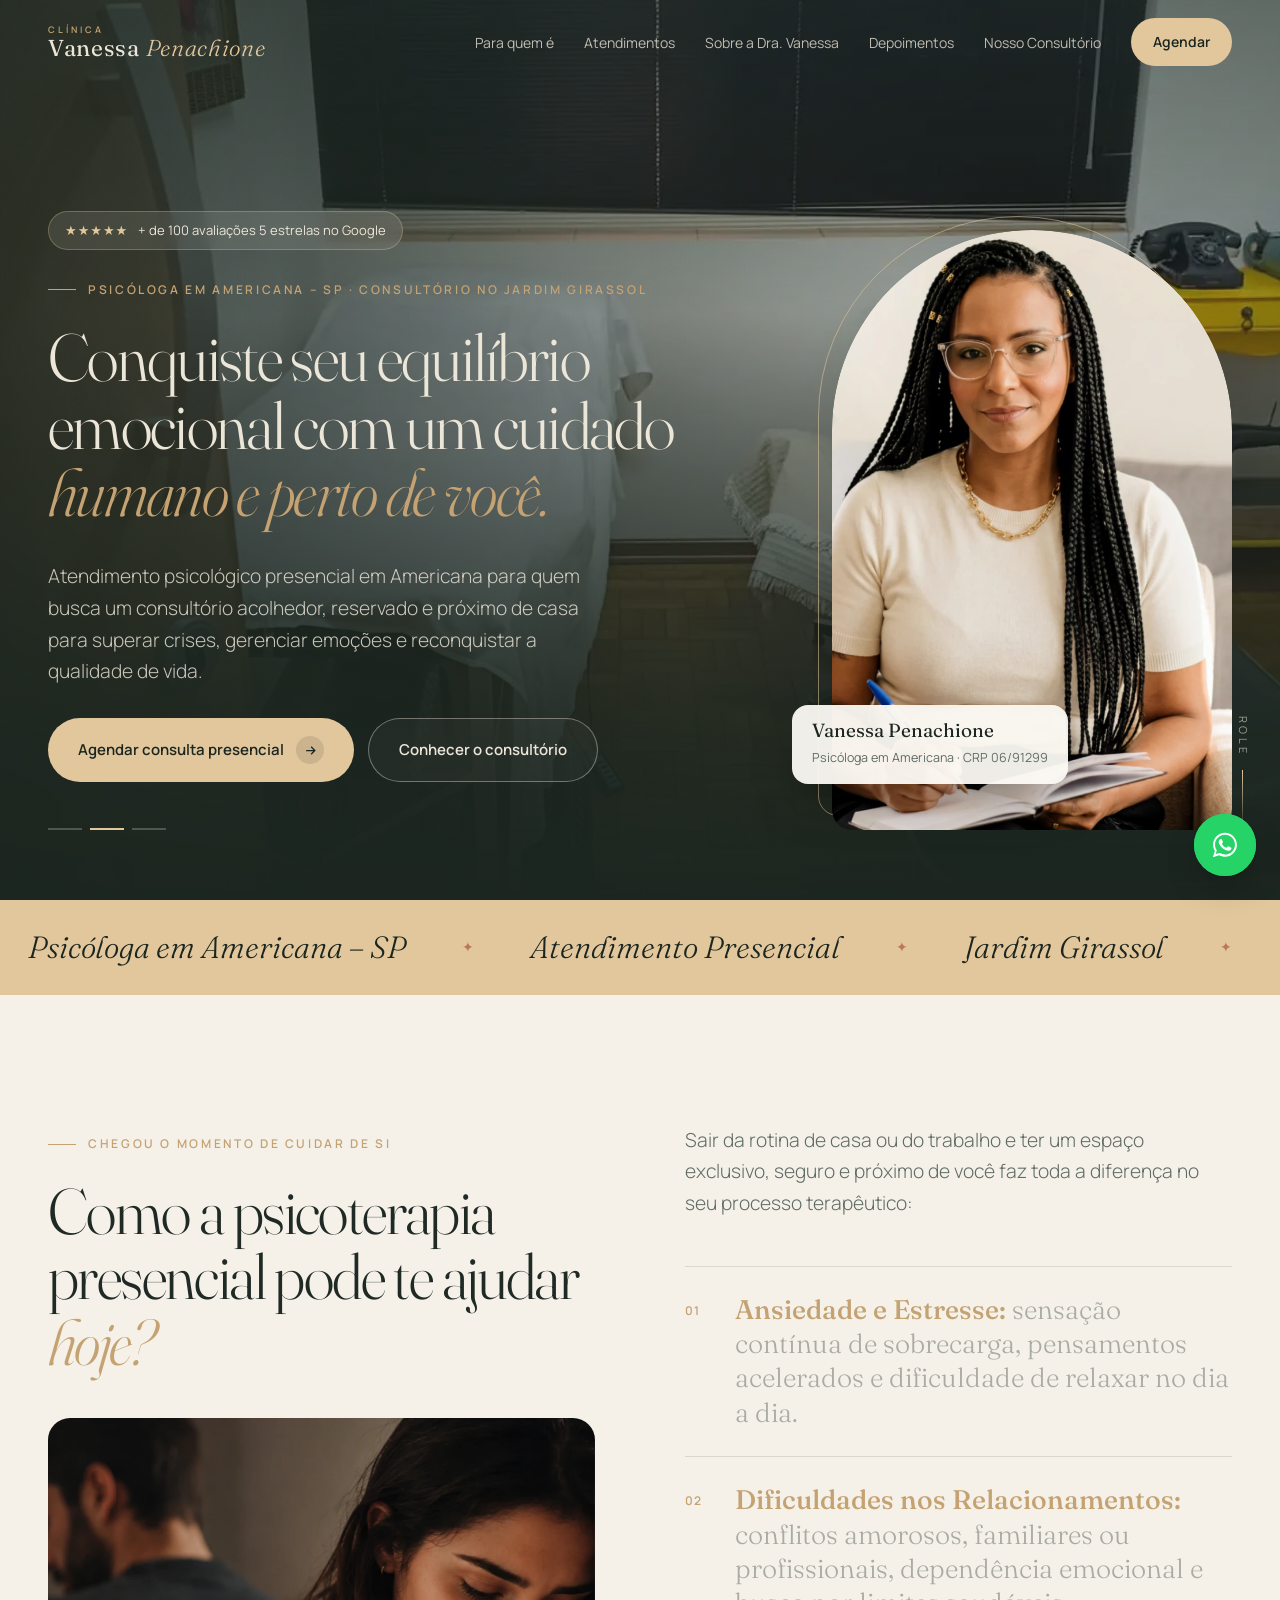
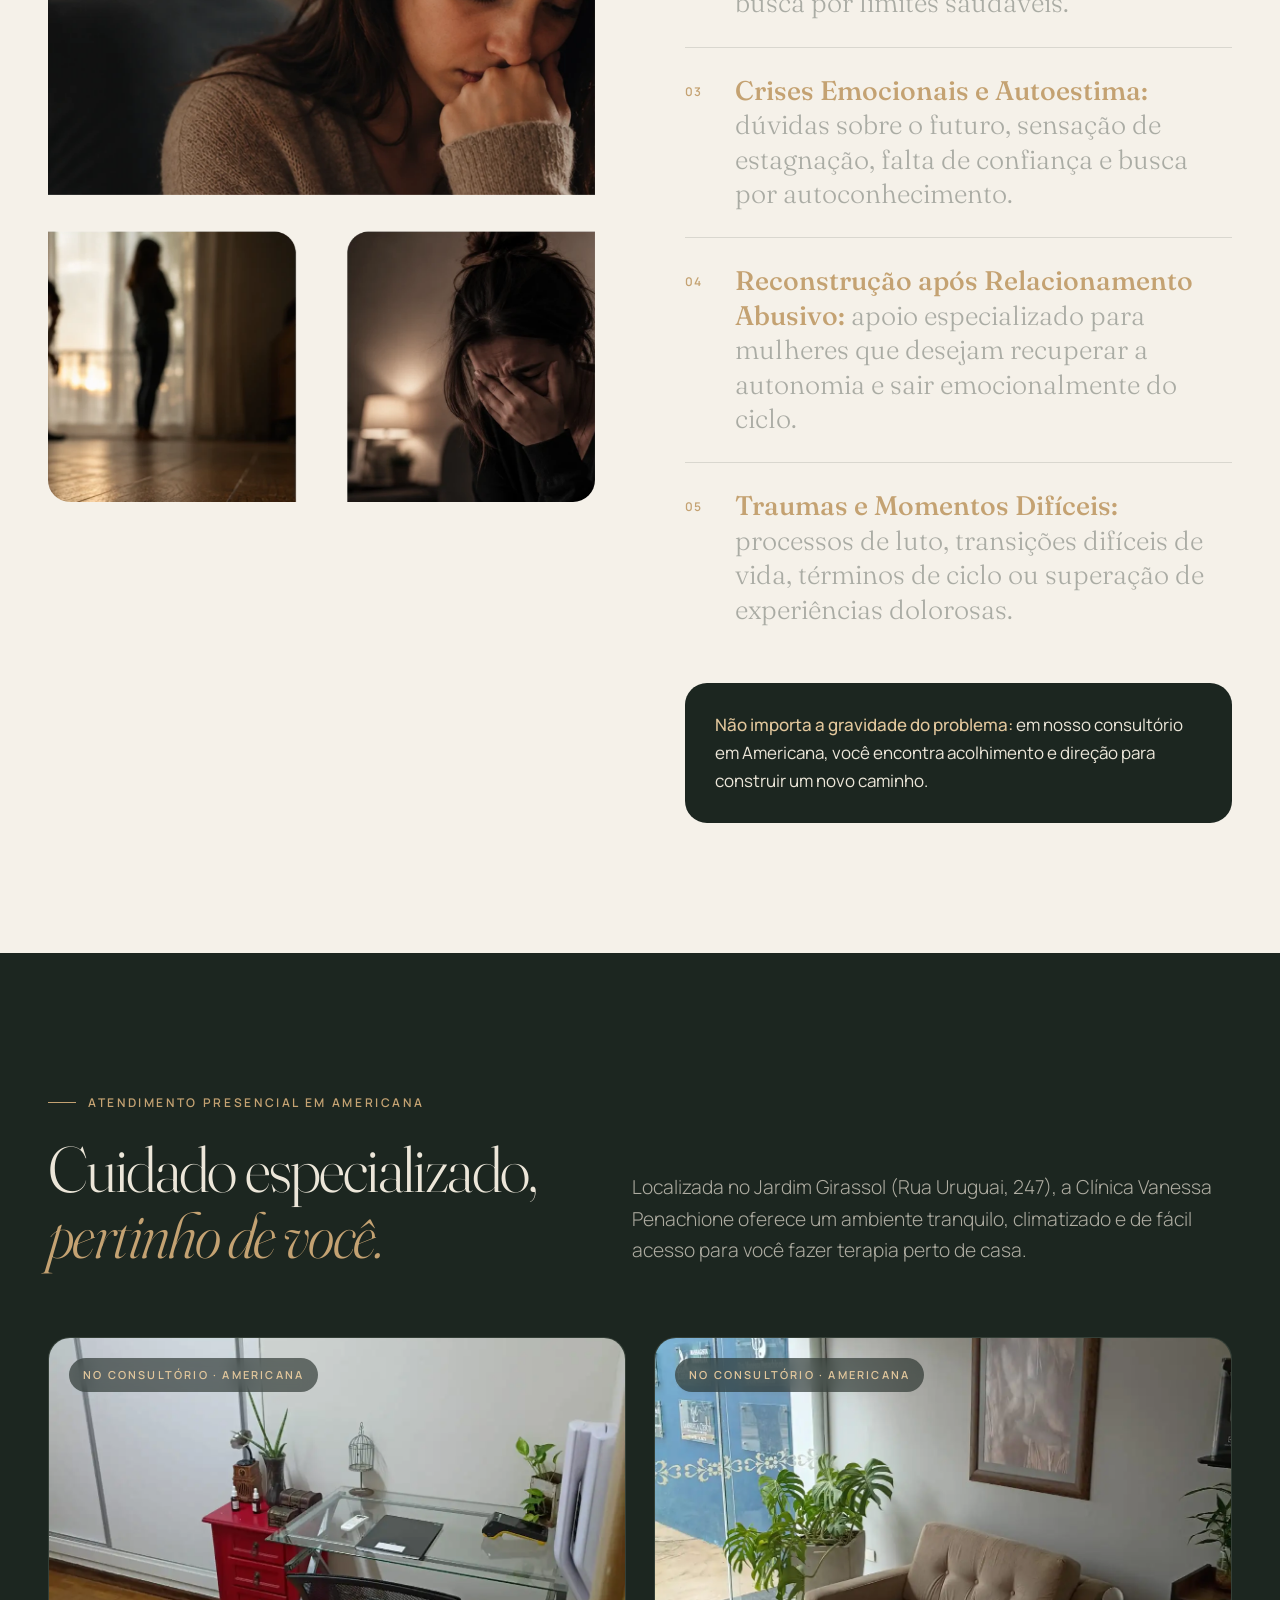
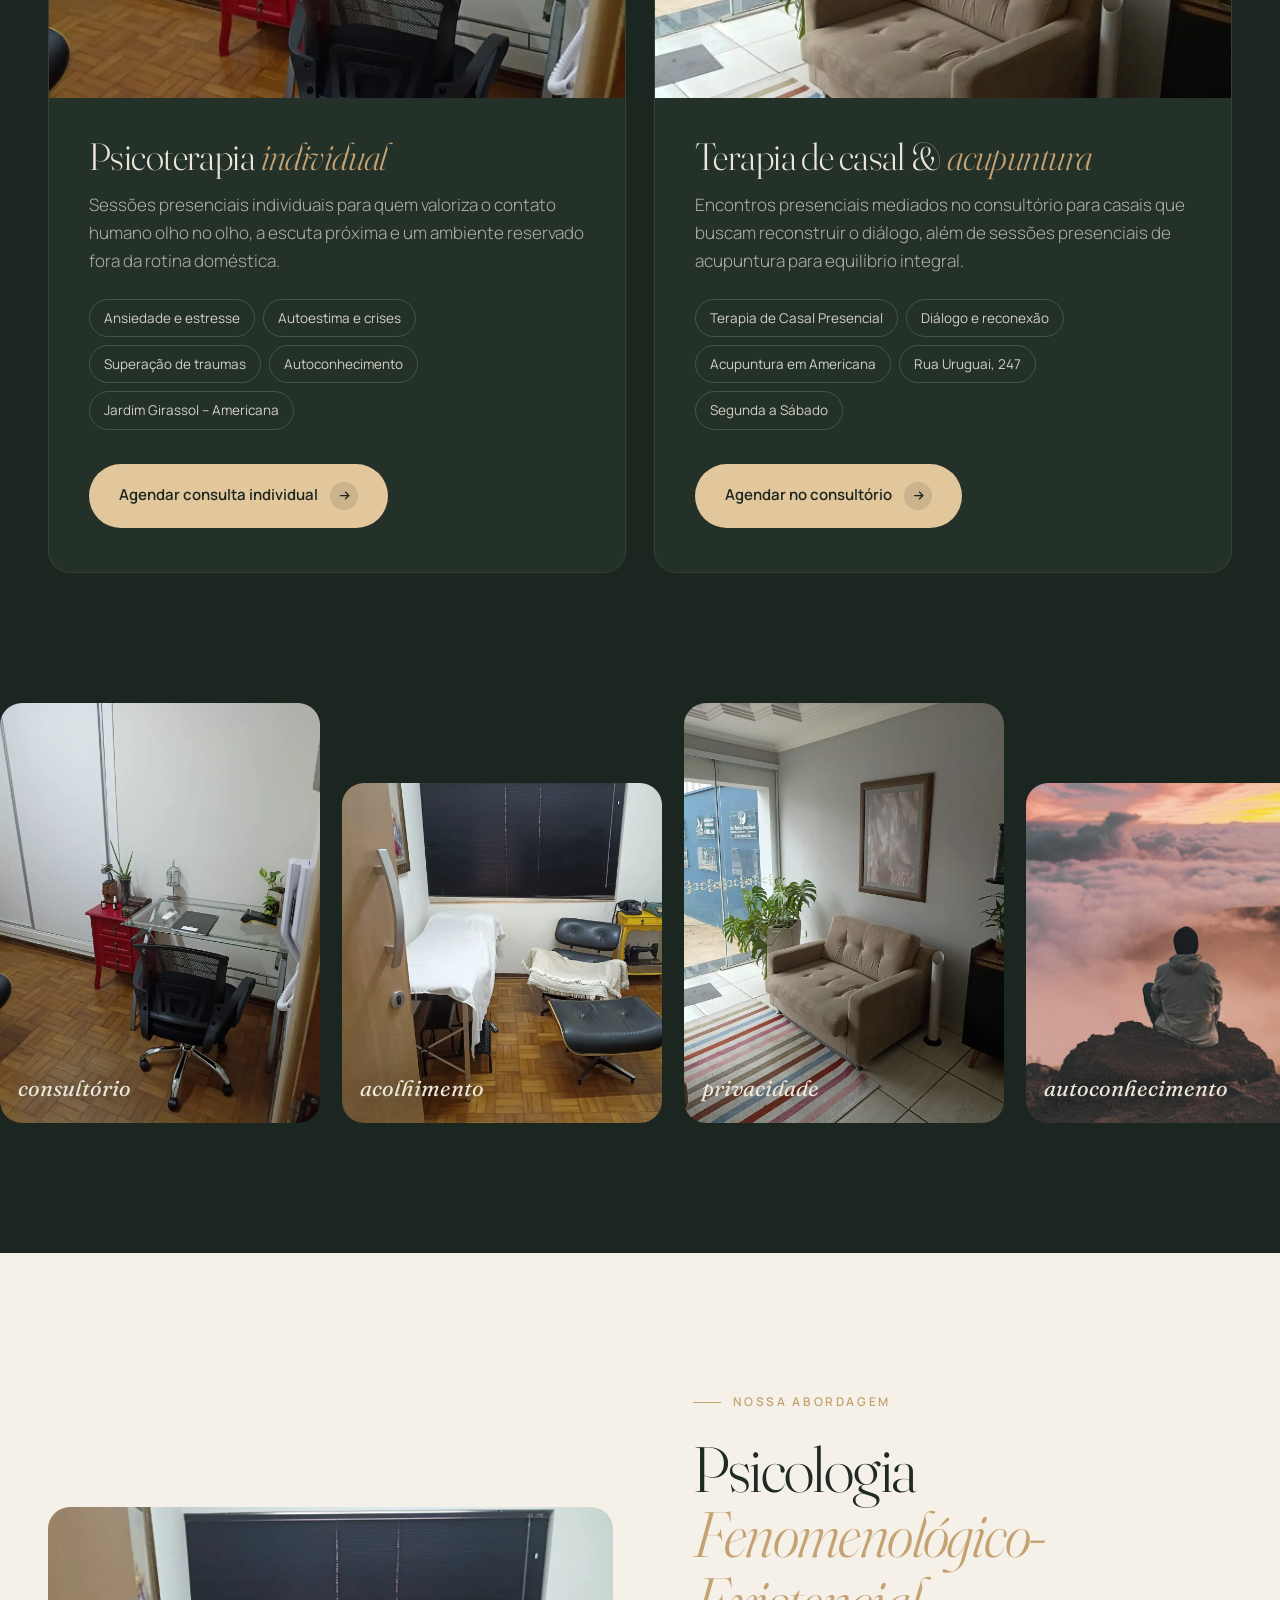
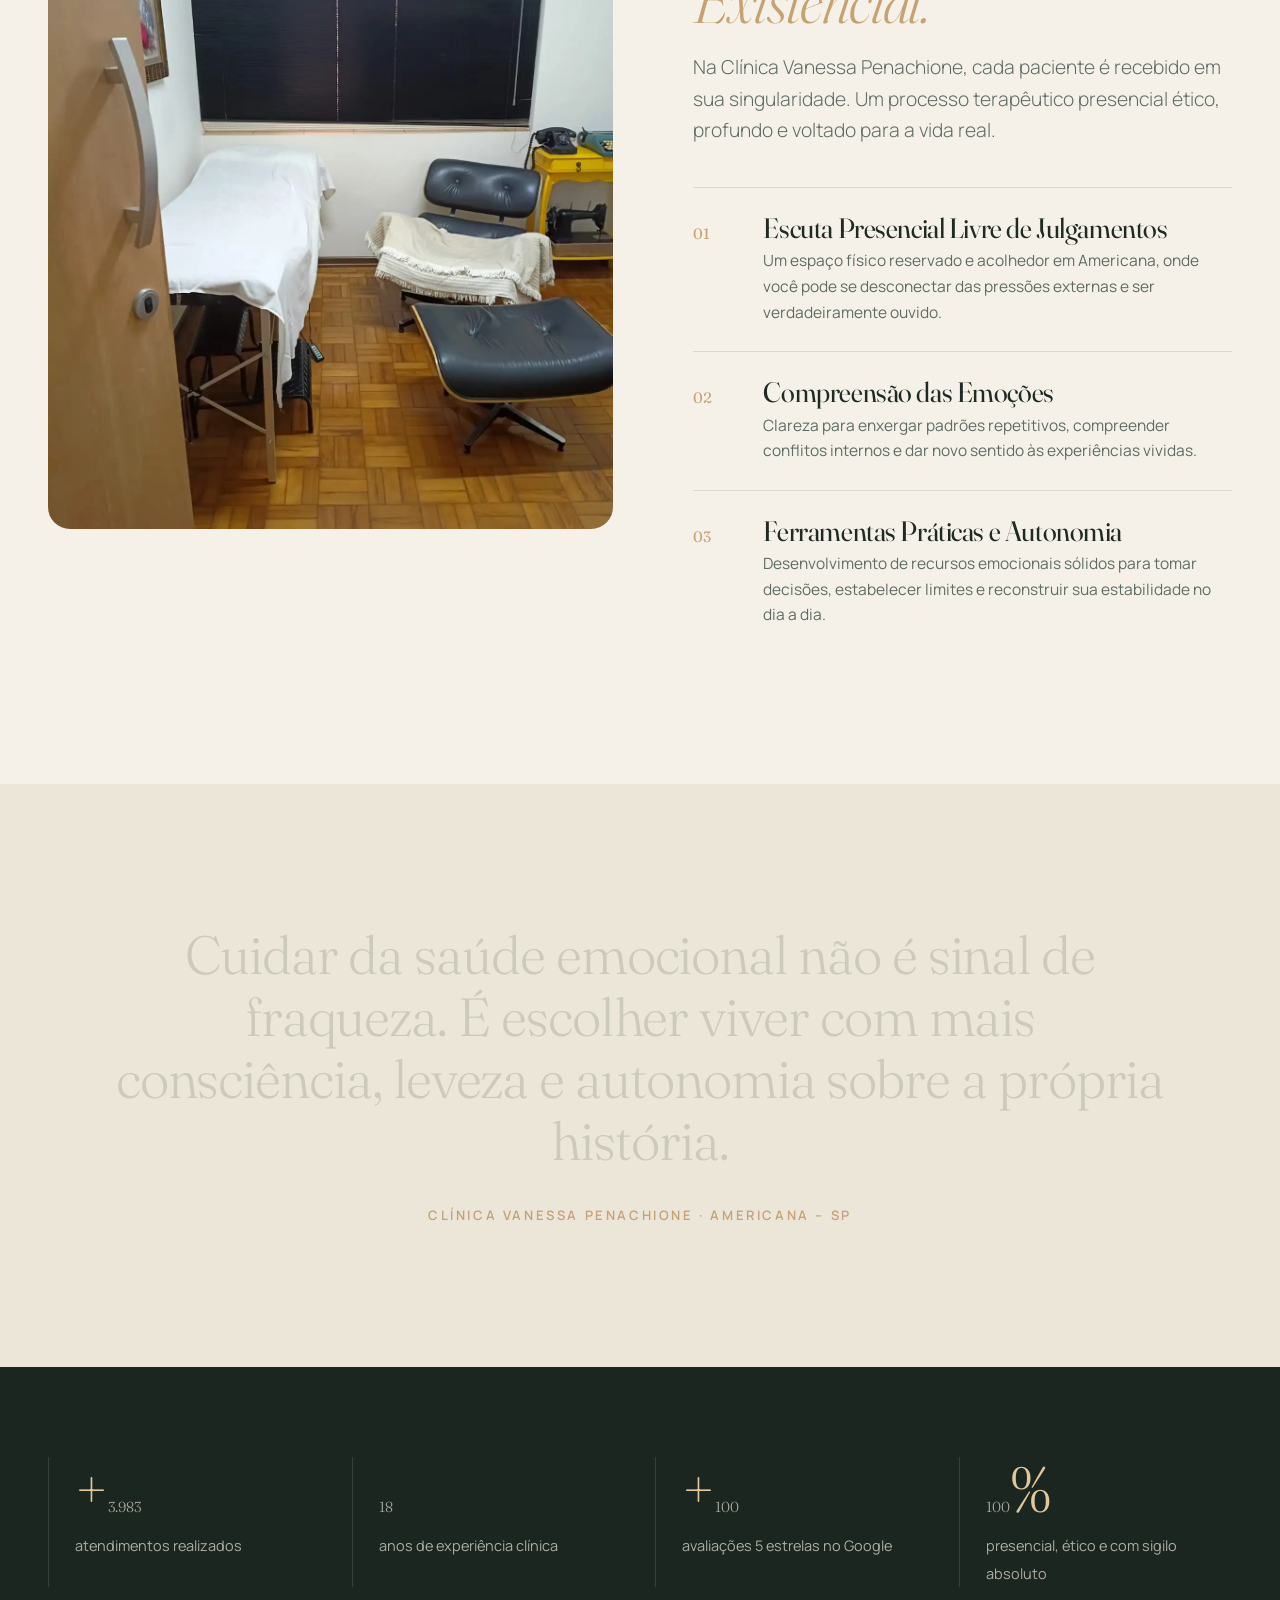
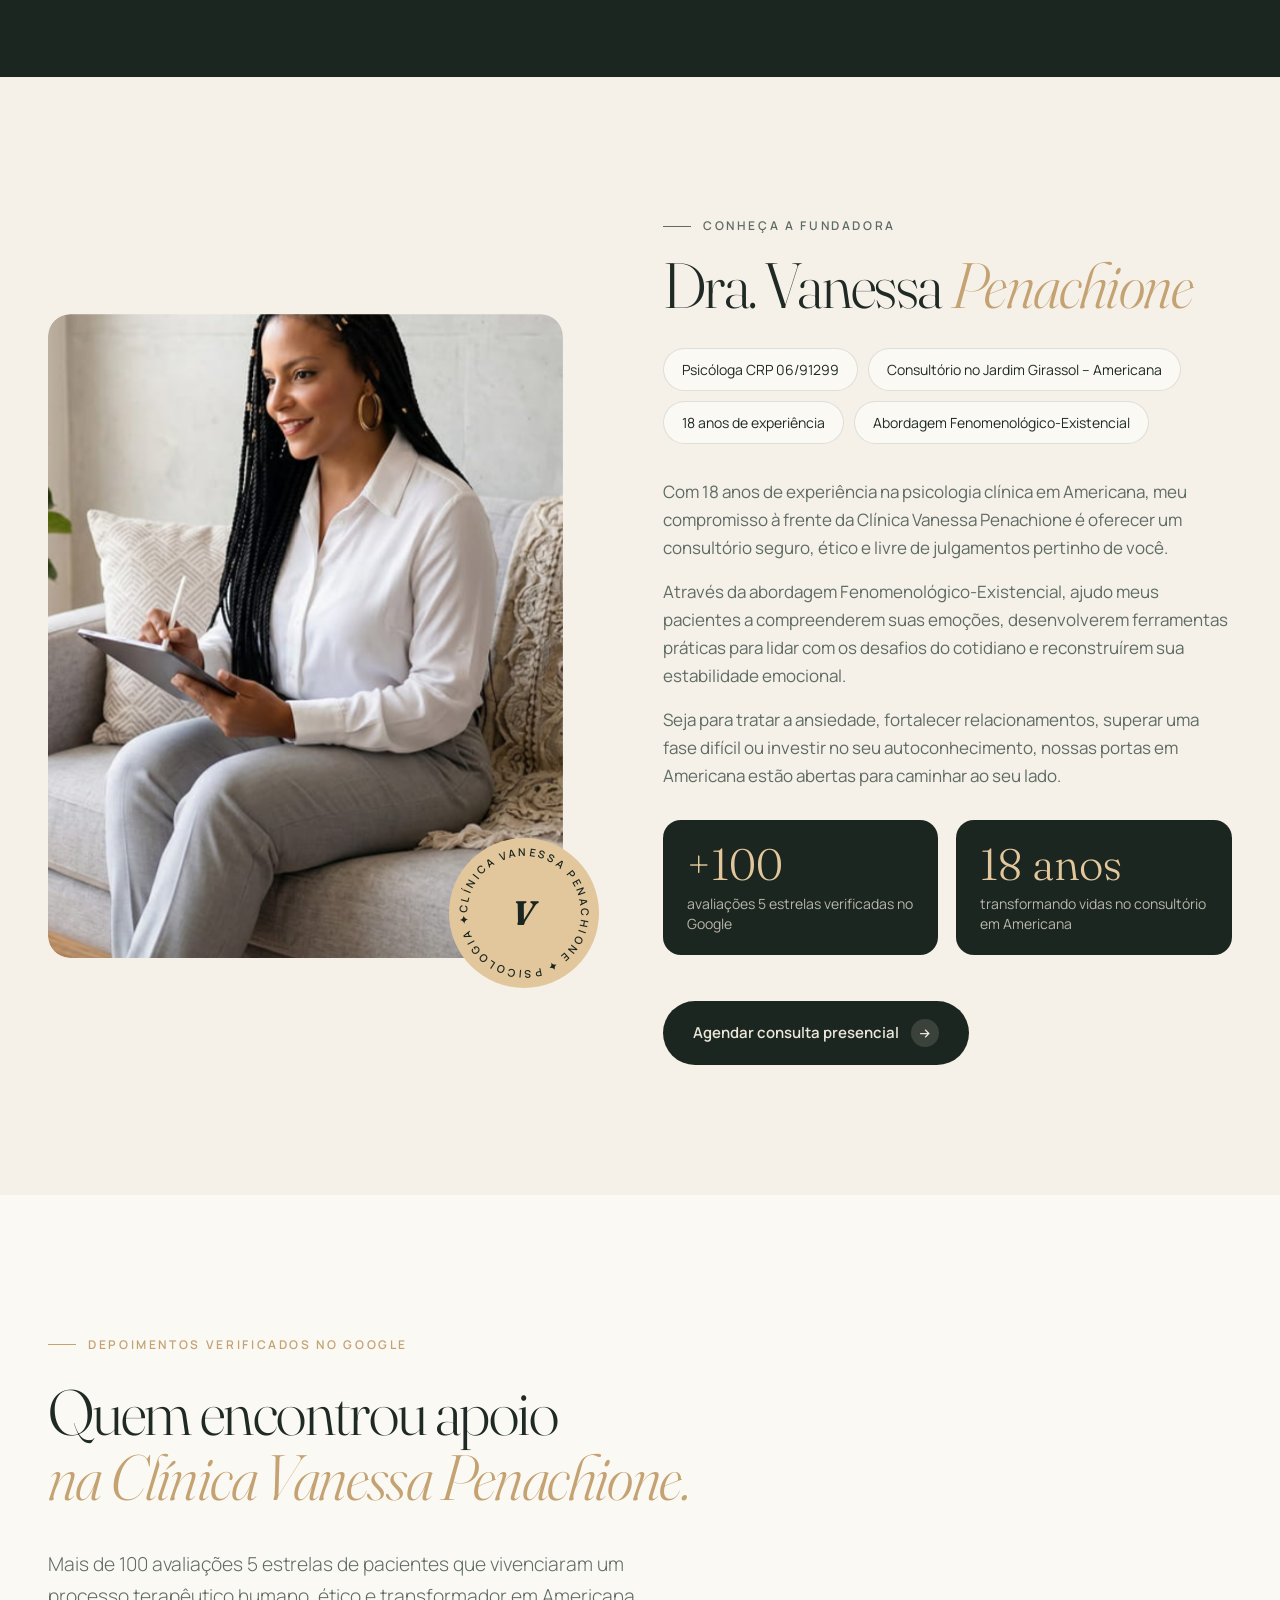
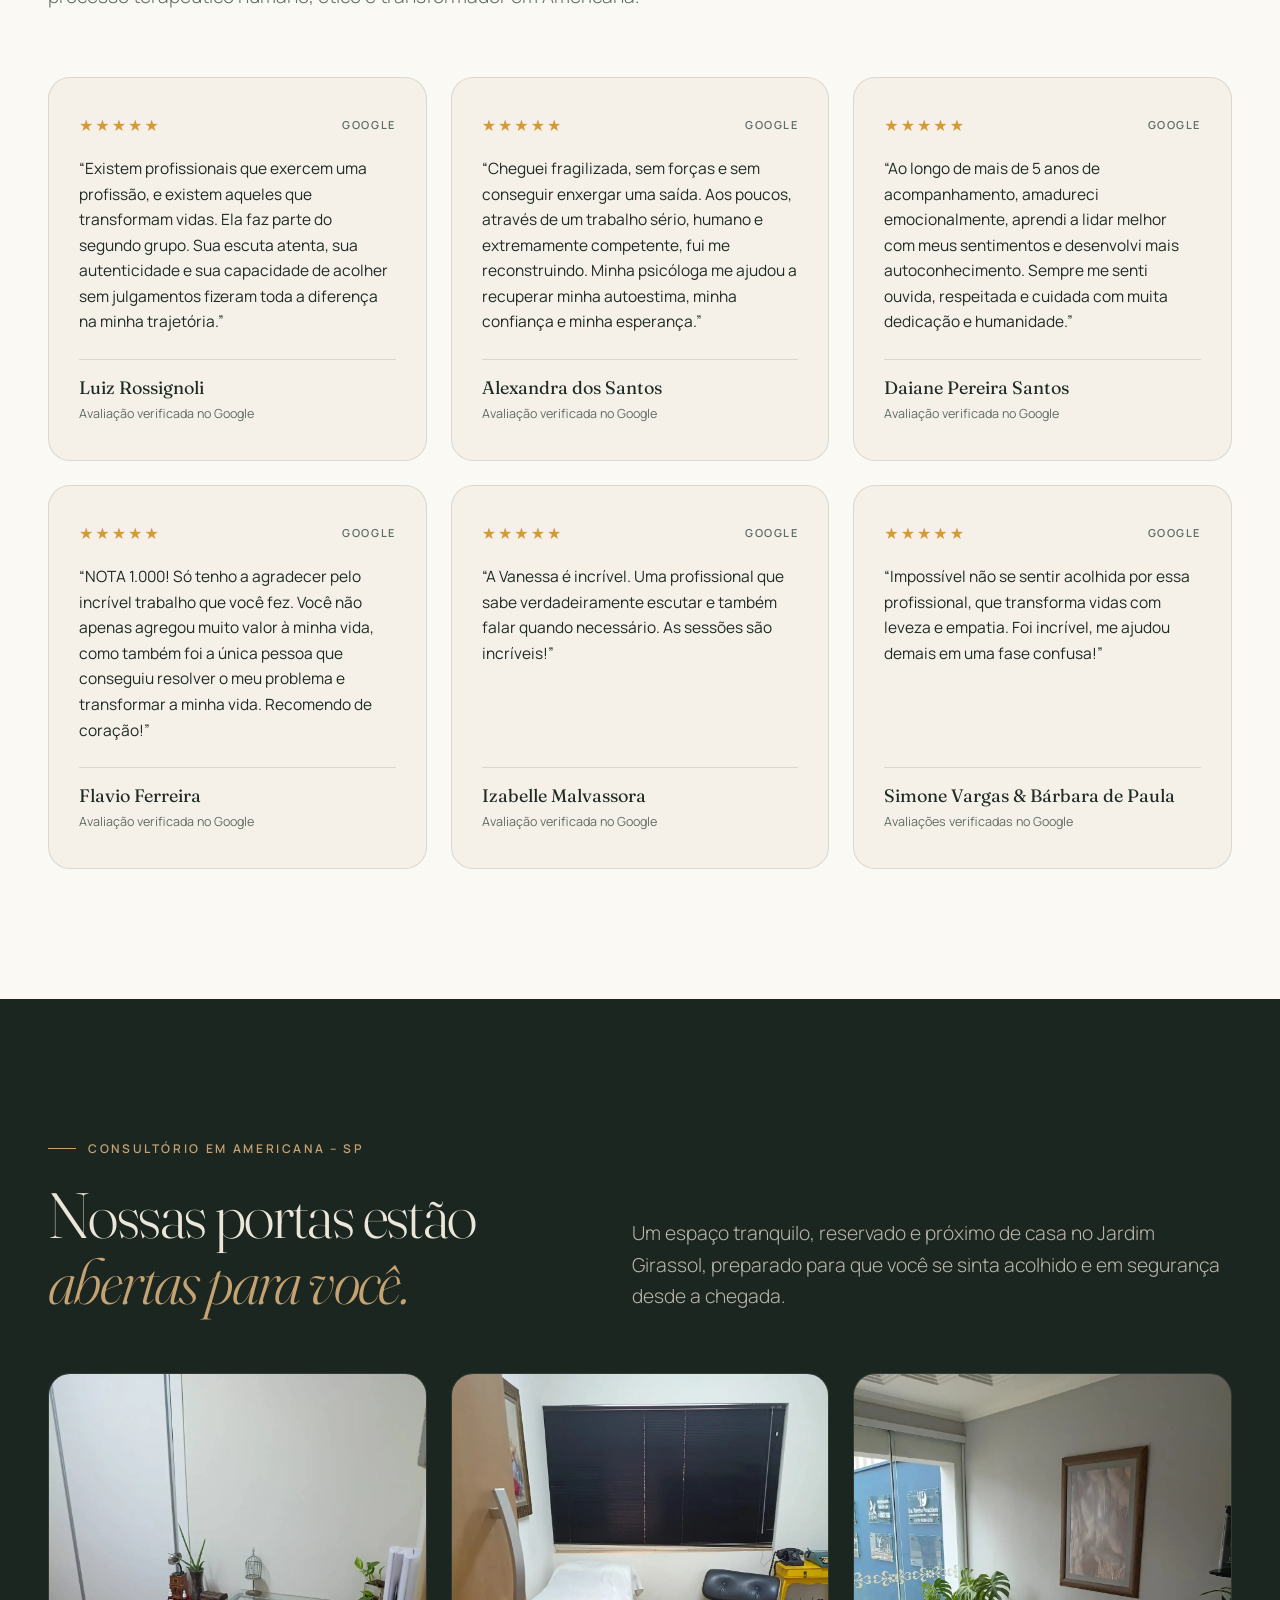
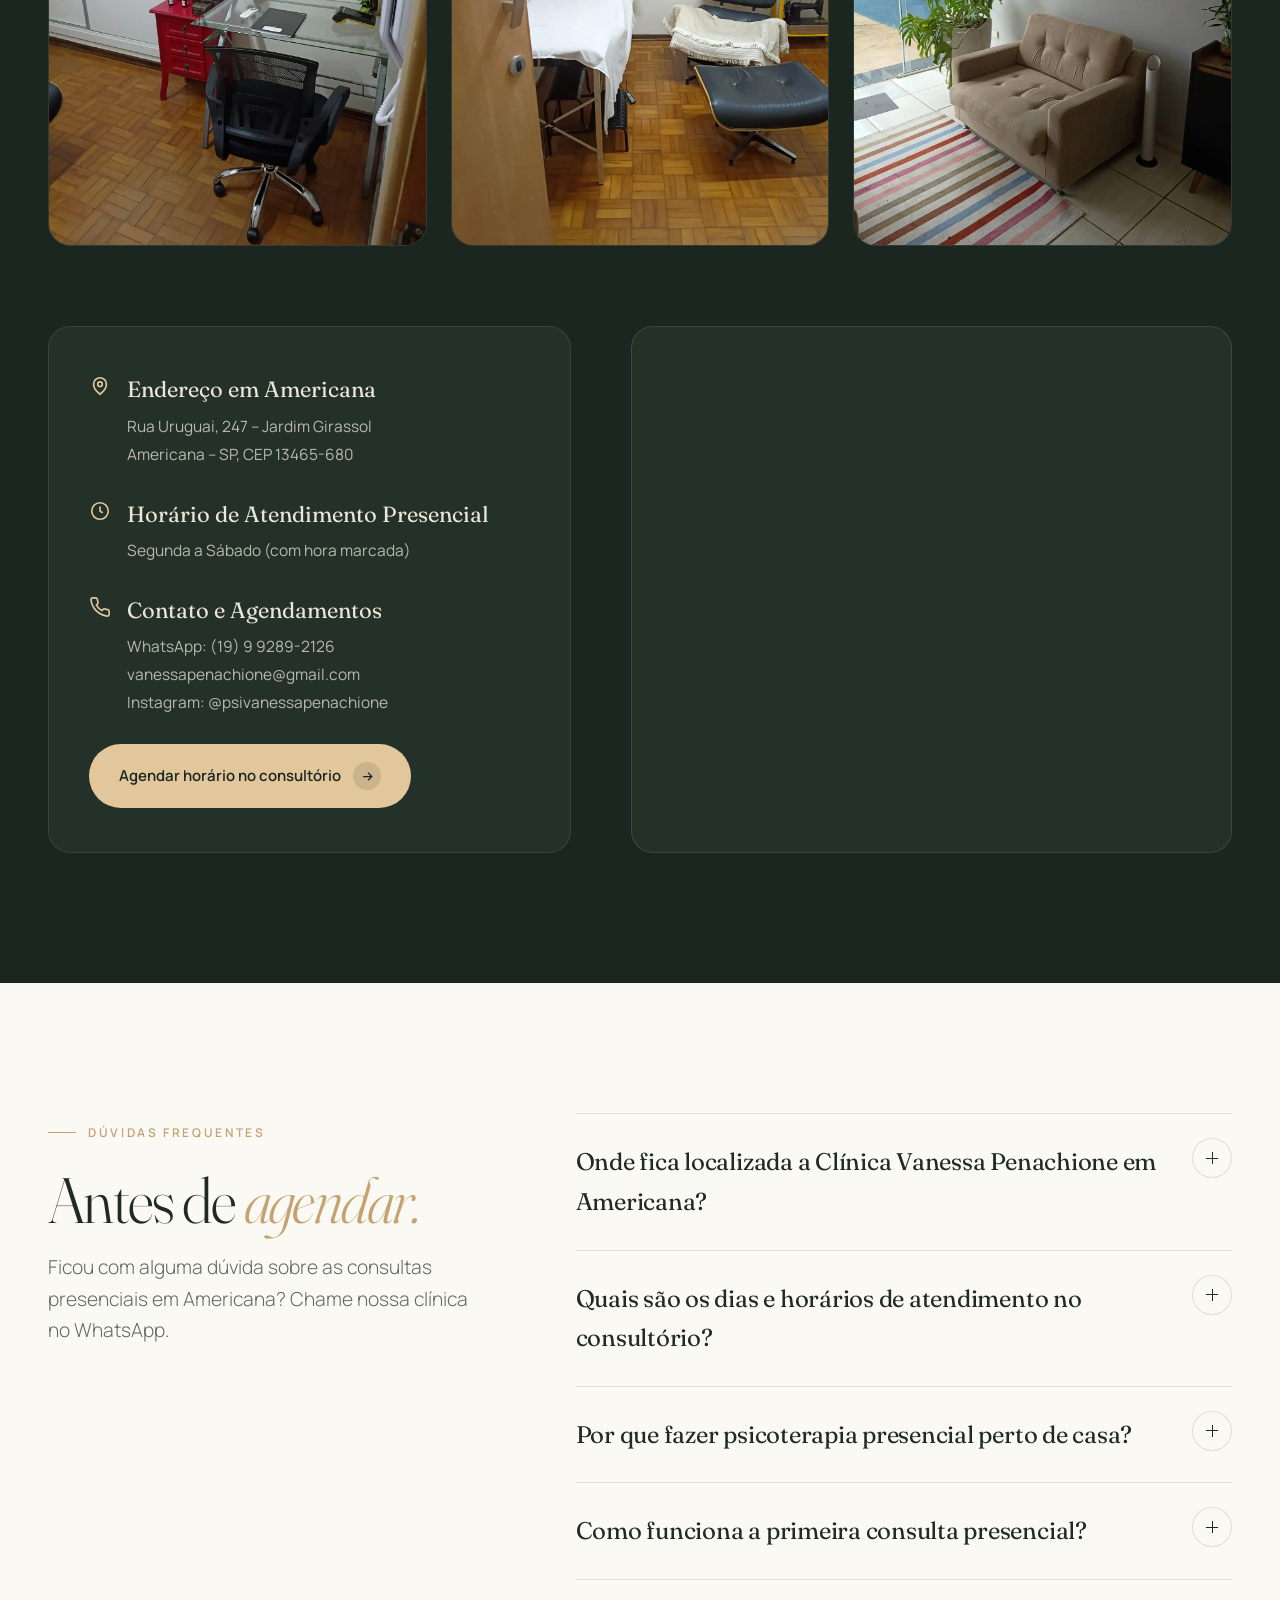
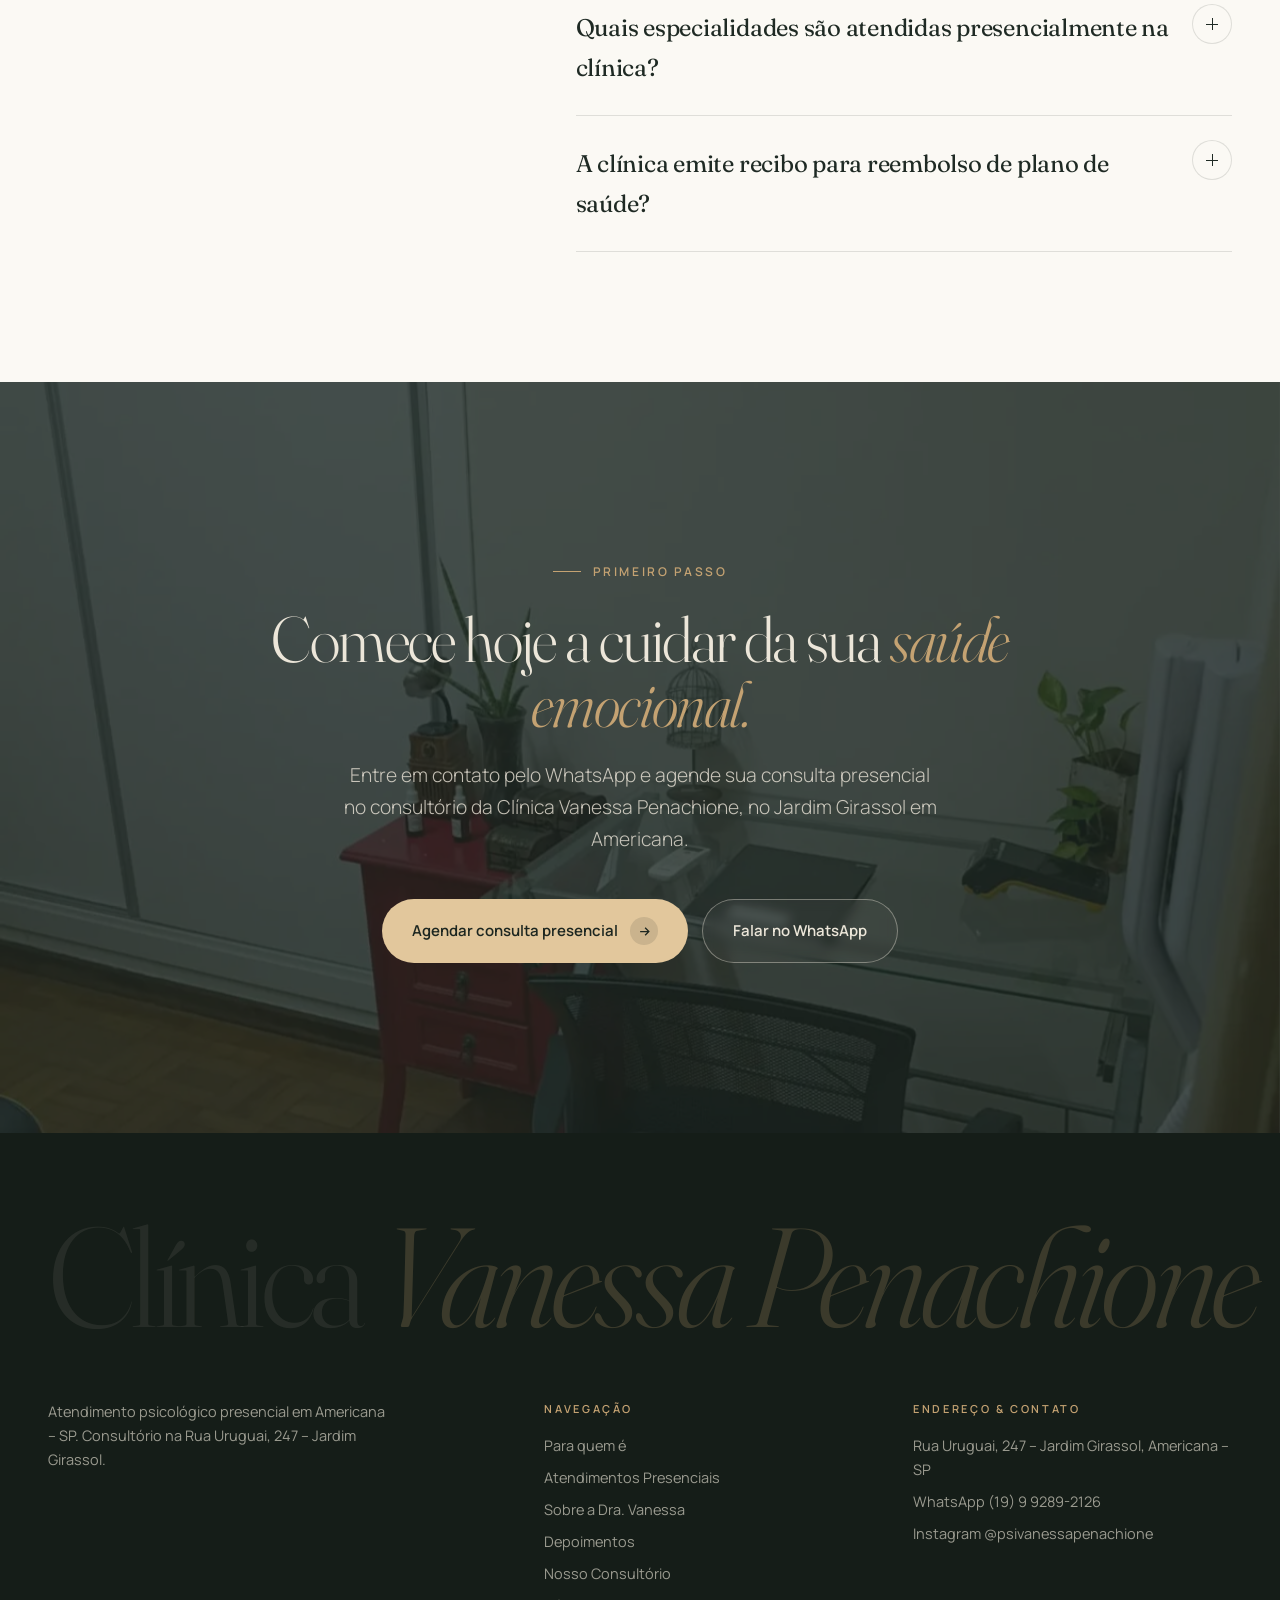
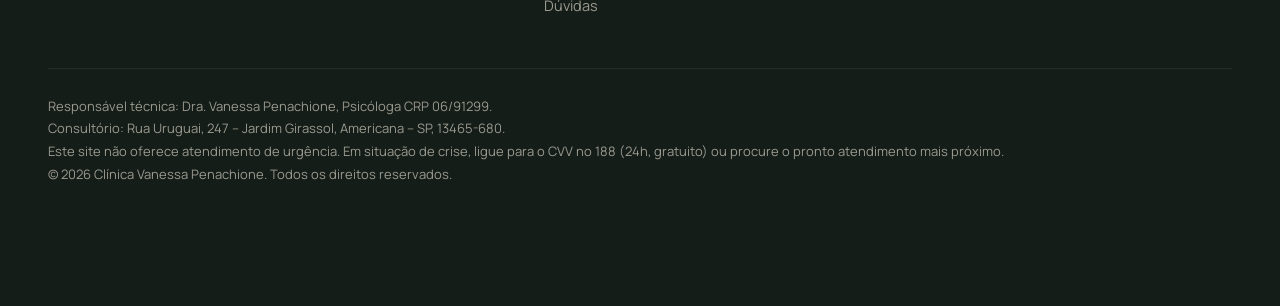
<file: americana/index.html>
<!DOCTYPE html>
<html lang="pt-BR">
<head>
  <meta charset="UTF-8">
  <meta name="viewport" content="width=device-width, initial-scale=1.0, viewport-fit=cover">
  <title>Psicóloga em Americana – SP | Clínica Vanessa Penachione</title>
  <meta name="robots" content="max-image-preview:large">
  <meta name="description" content="Atendimento psicológico presencial em Americana – SP (Jardim Girassol). Consultório acolhedor e reservado perto de você para superar crises, gerenciar emoções e reconquistar a qualidade de vida. Clínica Vanessa Penachione – CRP 06/91299.">
  <meta property="og:type" content="website">
  <meta property="og:site_name" content="Clínica Vanessa Penachione">
  <meta property="og:title" content="Psicóloga em Americana – SP | Clínica Vanessa Penachione">
  <meta property="og:description" content="Atendimento psicológico presencial em Americana (Jardim Girassol). +100 avaliações 5 estrelas no Google e 18 anos de experiência clínica.">
  <meta property="og:url" content="https://vanessapenachione.com.br/psicologa-em-americana/">
  <meta property="og:image" content="https://vanessapenachione.com.br/assets/img/Foto-Vanessa-Psicologa-2.jpg">

  <!-- Google Tag Manager -->
  <script>(function(w,d,s,l,i){w[l]=w[l]||[];w[l].push({'gtm.start':
  new Date().getTime(),event:'gtm.js'});var f=d.getElementsByTagName(s)[0],
  j=d.createElement(s),dl=l!='dataLayer'?'&l='+l:'';j.async=true;j.src=
  'https://www.googletagmanager.com/gtm.js?id='+i+dl;f.parentNode.insertBefore(j,f);
  })(window,document,'script','dataLayer','GTM-53XDV8VB');</script>
  <!-- End Google Tag Manager -->

  <!-- Google Fonts: Fraunces & Manrope -->
  <link rel="preconnect" href="https://fonts.googleapis.com">
  <link rel="preconnect" href="https://fonts.gstatic.com" crossorigin>
  <link href="https://fonts.googleapis.com/css2?family=Fraunces:ital,opsz,wght@0,9..144,300;0,9..144,400;1,9..144,300;1,9..144,400&family=Manrope:wght@300;400;500;600;700&display=swap" rel="stylesheet">

  <style>
#raiz{
  --verde:#1c2620; --verde2:#243129; --verde3:#30433a;
  --creme:#ece6d9; --creme2:#f5f1e9; --papel:#fbf9f4;
  --ouro:#c4a272; --ouro2:#e2c79c; --terra:#b9785a;
  --texto:#1f2a24; --suave:#5f6c64; --linha:rgba(31,42,36,.13);
  --serif:"Fraunces",Georgia,serif; --sans:"Manrope",system-ui,sans-serif;
  --r:22px; --max:1240px; --ease:cubic-bezier(.2,.7,.1,1);
}
#raiz,#raiz *{box-sizing:border-box;margin:0;padding:0}
html{scroll-behavior:smooth}
body{margin:0!important;background:#f5f1e9!important}
#raiz{font-family:var(--sans);font-weight:400;color:var(--texto);background:var(--creme2);font-size:17px;line-height:1.65;-webkit-font-smoothing:antialiased;overflow-x:clip}
#raiz img{max-width:100%;display:block}
#raiz a{color:inherit}
#raiz .wrap{max-width:var(--max);margin:0 auto;padding:0 28px}
#raiz h1,#raiz h2,#raiz h3{font-family:var(--serif);font-weight:300;line-height:1.02;letter-spacing:-.025em;font-variation-settings:"opsz" 144;color:inherit;text-transform:none}
#raiz h1{font-size:clamp(46px,7.6vw,112px)}
#raiz h2{font-size:clamp(36px,5vw,68px)}
#raiz h3{font-size:28px;font-weight:400;letter-spacing:-.015em}
#raiz em{font-style:italic;color:var(--ouro)}
#raiz .kicker{font-size:12px;letter-spacing:.22em;text-transform:uppercase;font-weight:600;color:var(--ouro);display:inline-flex;align-items:center;gap:12px;margin-bottom:24px}
#raiz .kicker:before{content:"";width:28px;height:1px;background:currentColor}
#raiz .lead{font-size:clamp(17px,1.5vw,20px);color:var(--suave);max-width:600px;font-weight:300}
#raiz section{padding:130px 0;position:relative}
#raiz .btn{display:inline-flex;align-items:center;gap:12px;padding:18px 30px;border-radius:999px;font-family:var(--sans);font-size:15px;font-weight:600;text-decoration:none;transition:transform .35s var(--ease),box-shadow .35s,background .35s,color .35s;cursor:pointer;border:0;position:relative;overflow:hidden;white-space:nowrap}
#raiz .btn .seta{width:28px;height:28px;border-radius:50%;display:grid;place-items:center;background:rgba(28,38,32,.12);transition:transform .35s var(--ease)}
#raiz .btn:hover .seta{transform:translateX(4px) rotate(-45deg)}
#raiz .btn svg{width:15px;height:15px}
#raiz .btn-ouro{background:var(--ouro2);color:var(--verde)}
#raiz .btn-ouro:hover{background:#ecd5ae;box-shadow:0 18px 40px -12px rgba(196,162,114,.7)}
#raiz .btn-linha{border:1px solid rgba(236,230,217,.4);color:var(--creme);background:rgba(236,230,217,.04);backdrop-filter:blur(6px)}
#raiz .btn-linha:hover{background:var(--creme);color:var(--verde)}
#raiz .btn-verde{background:var(--verde);color:var(--creme)}
#raiz .btn-verde .seta{background:rgba(236,230,217,.14)}
/* progresso */
#raiz .progresso{position:fixed;top:0;left:0;height:2px;background:var(--ouro2);z-index:80;width:0}
/* header */
#raiz header{position:fixed;inset:0 0 auto 0;z-index:50;transition:background .4s,transform .4s var(--ease)}
#raiz header.solid{background:rgba(28,38,32,.86);backdrop-filter:blur(14px)}
#raiz header.some{transform:translateY(-100%)}
#raiz .nav{display:flex;align-items:center;justify-content:space-between;height:84px}
#raiz .logo{text-decoration:none;color:var(--creme);font-family:var(--serif);font-size:23px;letter-spacing:.03em;line-height:1;font-weight:400}
#raiz .logo small{display:block;font-family:var(--sans);font-size:9px;letter-spacing:.34em;color:var(--ouro);margin-bottom:3px;font-weight:600}
#raiz .logo i{color:var(--ouro2);font-weight:300}
#raiz .menu{display:flex;gap:30px;align-items:center;list-style:none}
#raiz .menu a{text-decoration:none;font-size:14px;position:relative}
#raiz .menu a:not(.btn){color:rgba(236,230,217,.78)}
#raiz .menu a:not(.btn):after{content:"";position:absolute;left:0;bottom:-6px;width:100%;height:1px;background:var(--ouro2);transform:scaleX(0);transform-origin:right;transition:transform .4s var(--ease)}
#raiz .menu a:not(.btn):hover:after{transform:scaleX(1);transform-origin:left}
#raiz .menu .btn{padding:12px 22px;font-size:14px}
#raiz .burger{display:none;background:none;border:1px solid rgba(236,230,217,.3);border-radius:50%;width:46px;height:46px;color:var(--creme)}
#raiz .burger span{display:block;width:16px;height:1px;background:currentColor;margin:4px auto;transition:transform .3s}
/* HERO */
#raiz .hero{min-height:100svh;display:flex;align-items:flex-end;background:var(--verde);color:var(--creme);overflow:hidden;padding:150px 0 70px}
#raiz .slides{position:absolute;inset:0}
#raiz .slide{position:absolute;inset:-4%;background-size:cover;background-position:center;opacity:0;transition:opacity 2s ease;animation:kb 16s linear infinite}
#raiz .slide.ativo{opacity:1}
@keyframes kb{0%{transform:scale(1) translate(0,0)}100%{transform:scale(1.14) translate(-2%,-1%)}}
#raiz .hero:before{content:"";position:absolute;inset:0;z-index:1;background:linear-gradient(180deg,rgba(28,38,32,.62) 0%,rgba(28,38,32,.35) 35%,rgba(28,38,32,.93) 82%,var(--verde) 100%),linear-gradient(90deg,rgba(28,38,32,.76),transparent 70%)}
#raiz .hero .wrap{position:relative;z-index:2;width:100%}
#raiz .hero h1{max-width:760px;margin-bottom:34px;font-size:clamp(42px,5.2vw,86px);animation:sobe 1.2s var(--ease) .15s both}
#raiz .hero-grid{display:grid;grid-template-columns:1fr minmax(300px,400px);gap:70px;align-items:end}
#raiz .hero-foto{position:relative;margin:0;animation:sobe 1.3s var(--ease) .3s both}
#raiz .hero-foto:before{content:"";position:absolute;inset:-14px 14px 14px -14px;border:1px solid rgba(226,199,156,.55);border-radius:220px 220px 22px 22px;z-index:-1}
#raiz .arco{aspect-ratio:2/3;border-radius:220px 220px 22px 22px;overflow:hidden;box-shadow:0 40px 80px -30px rgba(0,0,0,.6);animation:abre 1.6s var(--ease) .35s both}
#raiz .arco img{width:100%;height:100%;object-fit:cover;object-position:70% 22%;animation:zoomout 2.6s var(--ease) .35s both}
#raiz .selo-hero{position:absolute;left:-40px;bottom:46px;background:rgba(251,249,244,.95);color:var(--verde);border-radius:16px;padding:14px 20px;box-shadow:0 24px 50px -18px rgba(0,0,0,.5);animation:flutua 6s ease-in-out infinite}
#raiz .selo-hero b{display:block;font-family:var(--serif);font-weight:400;font-size:19px;line-height:1.2}
#raiz .selo-hero span{font-size:12.5px;color:var(--suave)}
#raiz .google-pill{display:inline-flex;align-items:center;gap:10px;background:rgba(251,249,244,.1);border:1px solid rgba(226,199,156,.3);backdrop-filter:blur(8px);padding:8px 16px;border-radius:999px;font-size:13px;color:var(--creme);margin-bottom:20px}
#raiz .google-pill b{color:var(--ouro2);letter-spacing:1px}
@keyframes sobe{from{opacity:0;transform:translateY(34px)}to{opacity:1;transform:none}}
@keyframes abre{from{clip-path:inset(100% 0 0 0 round 220px 220px 22px 22px)}to{clip-path:inset(0 0 0 0 round 220px 220px 22px 22px)}}
@keyframes zoomout{from{transform:scale(1.12)}to{transform:scale(1)}}
#raiz .hero-base{display:flex;flex-direction:column;align-items:flex-start;gap:30px}
#raiz .hero .lead{color:rgba(236,230,217,.82);max-width:560px}
#raiz .ctas{display:flex;gap:14px;flex-wrap:wrap}
#raiz .fade-in{animation:sobe 1s var(--ease) both}
#raiz .hero .kicker.fade-in{animation-delay:0s}
#raiz .hero .fade-in.d1{animation-delay:.45s}
#raiz .hero .fade-in.d2{animation-delay:.6s}
#raiz .hero .fade-in.d3{animation-delay:.75s}
#raiz .dots{display:flex;gap:8px;margin-top:46px}
#raiz .dots button{width:34px;height:2px;border:0;background:rgba(236,230,217,.25);cursor:pointer;position:relative;overflow:hidden}
#raiz .dots button.ativo:after{content:"";position:absolute;inset:0;background:var(--ouro2);animation:barra 6s linear forwards}
@keyframes barra{from{transform:scaleX(0);transform-origin:left}to{transform:scaleX(1);transform-origin:left}}
#raiz .scroll-ind{position:absolute;right:28px;bottom:70px;z-index:2;writing-mode:vertical-rl;font-size:11px;letter-spacing:.3em;color:rgba(236,230,217,.6);display:flex;align-items:center;gap:14px}
#raiz .scroll-ind:after{content:"";width:1px;height:60px;background:linear-gradient(var(--ouro2),transparent);animation:desce 2s ease-in-out infinite}
@keyframes desce{0%{transform:scaleY(0);transform-origin:top}50%{transform:scaleY(1);transform-origin:top}51%{transform-origin:bottom}100%{transform:scaleY(0);transform-origin:bottom}}
/* marquee */
#raiz .marquee{background:var(--ouro2);color:var(--verde);overflow:hidden;padding:22px 0;white-space:nowrap}
#raiz .marquee .trilho{display:inline-flex;animation:mq 40s linear infinite}
#raiz .marquee span{font-family:var(--serif);font-style:italic;font-size:clamp(22px,2.4vw,32px);font-weight:300;padding:0 28px;display:inline-flex;align-items:center;gap:56px}
#raiz .marquee span:after{content:"✦";font-style:normal;font-size:14px;color:var(--terra)}
@keyframes mq{to{transform:translateX(-50%)}}
/* ident */
#raiz .ident-grid{display:grid;grid-template-columns:1fr 1fr;gap:90px;align-items:start}
#raiz .sticky{position:sticky;top:110px}
#raiz .img-moldura{border-radius:var(--r);overflow:hidden;position:relative;aspect-ratio:4/5}
#raiz .img-moldura img{width:100%;height:118%;object-fit:cover;will-change:transform}
#raiz .selo{position:absolute;left:-30px;bottom:40px;background:var(--papel);border-radius:18px;padding:20px 24px;box-shadow:0 30px 60px -20px rgba(28,38,32,.35);max-width:260px;animation:flutua 6s ease-in-out infinite}
#raiz .selo b{font-family:var(--serif);font-weight:400;font-size:20px;display:block;line-height:1.2;margin-bottom:4px}
#raiz .selo small{color:var(--suave);font-size:13px}
@keyframes flutua{50%{transform:translateY(-10px)}}
#raiz .sinais{list-style:none;margin-top:46px}
#raiz .sinais li{font-family:var(--serif);font-weight:300;font-size:clamp(22px,2.1vw,29px);line-height:1.28;padding:26px 0;border-top:1px solid var(--linha);display:grid;grid-template-columns:50px 1fr;color:rgba(31,42,36,.35);transition:color .6s}
#raiz .sinais li.on{color:var(--texto)}
#raiz .sinais li i{font-family:var(--sans);font-style:normal;font-size:12px;letter-spacing:.1em;color:var(--ouro);padding-top:10px;font-weight:600}
#raiz .fecho{margin-top:30px;padding:28px 30px;border-radius:var(--r);background:var(--verde);color:var(--creme);font-size:17px}
#raiz .fecho strong{color:var(--ouro2);font-weight:500}
/* formatos */
#raiz .formatos{background:var(--verde);color:var(--creme);overflow:hidden}
#raiz .formatos .lead{color:rgba(236,230,217,.7)}
#raiz .topo-sec{display:flex;justify-content:space-between;align-items:flex-end;gap:40px;flex-wrap:wrap}
#raiz .cards{display:grid;grid-template-columns:1fr 1fr;gap:28px;margin-top:70px}
#raiz .card{border-radius:var(--r);overflow:hidden;background:var(--verde2);border:1px solid rgba(236,230,217,.08);display:flex;flex-direction:column;transition:transform .6s var(--ease)}
#raiz .card:hover{transform:translateY(-8px)}
#raiz .card-img{aspect-ratio:16/10;overflow:hidden;position:relative}
#raiz .card-img img{width:100%;height:100%;object-fit:cover;transition:transform 1.4s var(--ease)}
#raiz .card:hover .card-img img{transform:scale(1.07)}
#raiz .card-img .tag{position:absolute;top:20px;left:20px;background:rgba(28,38,32,.6);backdrop-filter:blur(8px);color:var(--ouro2);font-size:11px;letter-spacing:.2em;text-transform:uppercase;padding:8px 14px;border-radius:999px;font-weight:600}
#raiz .card-corpo{padding:40px 40px 44px;display:flex;flex-direction:column;flex:1}
#raiz .card h3{font-size:38px;font-weight:300;margin-bottom:14px}
#raiz .card p{color:rgba(236,230,217,.7);margin-bottom:24px;font-weight:300}
#raiz .chips{display:flex;flex-wrap:wrap;gap:8px;margin-bottom:34px}
#raiz .chips span{border:1px solid rgba(236,230,217,.18);border-radius:999px;padding:7px 14px;font-size:13.5px;color:rgba(236,230,217,.88)}
#raiz .card .btn{margin-top:auto;align-self:flex-start}
/* galeria */
#raiz .galeria{padding:0 0 130px;background:var(--verde);overflow:hidden}
#raiz .galeria .trilho{display:flex;gap:22px;width:max-content;animation:mq 60s linear infinite}
#raiz .galeria:hover .trilho{animation-play-state:paused}
#raiz .galeria figure{width:320px;height:420px;border-radius:var(--r);overflow:hidden;flex:0 0 auto;position:relative}
#raiz .galeria figure:nth-child(even){height:340px;margin-top:80px}
#raiz .galeria img{width:100%;height:100%;object-fit:cover;filter:saturate(.85);transition:filter .6s,transform 1.2s var(--ease)}
#raiz .galeria figure:hover img{filter:saturate(1.05);transform:scale(1.05)}
#raiz .galeria figcaption{position:absolute;left:18px;bottom:16px;color:var(--creme);font-family:var(--serif);font-style:italic;font-size:22px;text-shadow:0 2px 20px rgba(0,0,0,.5)}
/* abordagem */
#raiz .abord{background:var(--creme2)}
#raiz .abord-grid{display:grid;grid-template-columns:1.05fr 1fr;gap:80px;align-items:center}
#raiz .abord-img{border-radius:var(--r);overflow:hidden;aspect-ratio:1/1.1;position:relative}
#raiz .abord-img img{width:100%;height:120%;object-fit:cover}
#raiz .pilares{display:grid;gap:0;margin-top:40px}
#raiz .pilar{display:grid;grid-template-columns:70px 1fr;padding:26px 0;border-top:1px solid var(--linha);cursor:default}
#raiz .pilar .n{font-family:var(--serif);font-size:15px;color:var(--ouro);padding-top:8px}
#raiz .pilar h3{transition:transform .5s var(--ease),color .4s}
#raiz .pilar:hover h3{transform:translateX(10px);color:var(--terra)}
#raiz .pilar p{color:var(--suave);font-size:15.5px;margin-top:6px}
#raiz .citacao{background:var(--creme);padding:140px 0;text-align:center;overflow:hidden}
#raiz .citacao blockquote{font-family:var(--serif);font-weight:300;font-size:clamp(30px,4.2vw,58px);line-height:1.15;letter-spacing:-.02em;max-width:1050px;margin:0 auto}
#raiz .citacao blockquote .pal{opacity:.15;transition:opacity .5s}
#raiz .citacao blockquote .pal.on{opacity:1}
#raiz .citacao cite{display:block;margin-top:34px;font-style:normal;font-size:13px;letter-spacing:.2em;text-transform:uppercase;color:var(--ouro);font-weight:600}
/* depoimentos google */
#raiz .depoimentos{background:var(--papel)}
#raiz .dep-grid{display:grid;grid-template-columns:repeat(3,1fr);gap:24px;margin-top:64px}
#raiz .dep-card{background:var(--creme2);border:1px solid var(--linha);border-radius:var(--r);padding:34px 30px;display:flex;flex-direction:column;justify-content:space-between;transition:transform .4s var(--ease),box-shadow .4s}
#raiz .dep-card:hover{transform:translateY(-6px);box-shadow:0 24px 48px -20px rgba(28,38,32,.15)}
#raiz .dep-stars{color:#d49b35;font-size:16px;letter-spacing:2px;margin-bottom:18px;display:flex;align-items:center;justify-content:space-between}
#raiz .dep-stars span{font-family:var(--sans);font-size:11px;letter-spacing:.14em;text-transform:uppercase;color:var(--suave);font-weight:600}
#raiz .dep-txt{font-size:15.5px;color:var(--texto);line-height:1.65;margin-bottom:24px}
#raiz .dep-autor{display:flex;align-items:center;gap:12px;padding-top:18px;border-top:1px solid var(--linha)}
#raiz .dep-autor b{font-family:var(--serif);font-weight:400;font-size:18px;display:block;line-height:1.1}
#raiz .dep-autor small{font-size:12.5px;color:var(--suave)}
/* numeros */
#raiz .numeros{background:var(--verde);color:var(--creme);padding:90px 0}
#raiz .num-grid{display:grid;grid-template-columns:repeat(4,1fr);gap:30px}
#raiz .num-grid div{border-left:1px solid rgba(236,230,217,.14);padding-left:26px}
#raiz .num-grid b{display:block;font-family:var(--serif);font-weight:300;font-size:clamp(46px,5vw,72px);line-height:1;color:var(--ouro2);margin-bottom:10px}
#raiz .num-grid span{font-size:14.5px;color:rgba(236,230,217,.7)}
/* fundadora */
#raiz .fund-grid{display:grid;grid-template-columns:.95fr 1.05fr;gap:100px;align-items:center}
#raiz .foto{position:relative}
#raiz .foto .img-moldura{aspect-ratio:4/5;clip-path:inset(100% 0 0 0 round 22px);transition:clip-path 1.6s var(--ease)}
#raiz .foto.on .img-moldura{clip-path:inset(0 0 0 0 round 22px)}
#raiz .foto .img-moldura img{height:100%;background:var(--creme);transform:scale(1.03)}
#raiz .assinatura{position:absolute;right:-36px;bottom:-30px;width:150px;height:150px;border-radius:50%;background:var(--ouro2);display:grid;place-items:center;animation:gira 22s linear infinite}
#raiz .assinatura svg{width:100%;height:100%}
#raiz .assinatura b{position:absolute;font-family:var(--serif);font-style:italic;font-size:34px;color:var(--verde);animation:gira 22s linear infinite reverse}
@keyframes gira{to{transform:rotate(360deg)}}
#raiz .creds{display:flex;flex-wrap:wrap;gap:10px;margin:30px 0 34px}
#raiz .creds span{border:1px solid var(--linha);border-radius:999px;padding:9px 18px;font-size:14px;background:var(--papel)}
#raiz .fund p{color:var(--suave);margin-bottom:16px;max-width:580px}
#raiz .fund-nums{display:grid;grid-template-columns:1fr 1fr;gap:18px;margin:30px 0 30px;max-width:580px}
#raiz .fund-nums div{background:var(--verde);color:var(--creme);border-radius:18px;padding:22px 24px}
#raiz .fund-nums b{display:block;font-family:var(--serif);font-weight:300;font-size:44px;line-height:1;color:var(--ouro2);margin-bottom:8px}
#raiz .fund-nums span{font-size:14px;color:rgba(236,230,217,.75);line-height:1.4;display:block}
/* consultorio e localizacao em americana */
#raiz .consultorio{background:var(--verde);color:var(--creme)}
#raiz .consultorio .lead{color:rgba(236,230,217,.75)}
#raiz .clinica-fotos{display:grid;grid-template-columns:repeat(3,1fr);gap:24px;margin-top:60px}
#raiz .clinica-fotos figure{border-radius:var(--r);overflow:hidden;aspect-ratio:4/5;position:relative;border:1px solid rgba(236,230,217,.1)}
#raiz .clinica-fotos img{width:100%;height:100%;object-fit:cover;transition:transform 1.2s var(--ease)}
#raiz .clinica-fotos figure:hover img{transform:scale(1.06)}
#raiz .loc-grid{display:grid;grid-template-columns:1fr 1.15fr;gap:60px;margin-top:80px;align-items:stretch}
#raiz .loc-card{background:var(--verde2);border:1px solid rgba(236,230,217,.1);border-radius:var(--r);padding:44px 40px;display:flex;flex-direction:column;justify-content:space-between;gap:28px}
#raiz .loc-item{display:flex;gap:16px;align-items:flex-start}
#raiz .loc-item svg{flex:0 0 22px;width:22px;height:22px;color:var(--ouro2);margin-top:4px}
#raiz .loc-item b{display:block;font-family:var(--serif);font-weight:400;font-size:22px;color:var(--creme);margin-bottom:4px}
#raiz .loc-item span,#raiz .loc-item a{color:rgba(236,230,217,.75);font-size:15.5px;text-decoration:none}
#raiz .loc-item a:hover{color:var(--ouro2)}
#raiz .mapa-moldura{border-radius:var(--r);overflow:hidden;min-height:420px;border:1px solid rgba(236,230,217,.12);background:var(--verde2)}
#raiz .mapa-moldura iframe{width:100%;height:100%;min-height:420px;border:0;display:block;filter:grayscale(.15) contrast(1.02)}
/* faq */
#raiz .faq{background:var(--papel)}
#raiz .faq-grid{display:grid;grid-template-columns:.8fr 1.2fr;gap:90px}
#raiz details{border-top:1px solid var(--linha)}
#raiz details:last-child{border-bottom:1px solid var(--linha)}
#raiz summary{list-style:none;cursor:pointer;padding:28px 60px 28px 0;font-family:var(--serif);font-size:24px;font-weight:400;letter-spacing:-.01em;position:relative;transition:color .3s}
#raiz summary:hover{color:var(--terra)}
#raiz summary::-webkit-details-marker{display:none}
#raiz summary:after{content:"";position:absolute;right:0;top:24px;width:38px;height:38px;border-radius:50%;border:1px solid var(--linha);background:linear-gradient(var(--texto),var(--texto)) center/12px 1px no-repeat,linear-gradient(var(--texto),var(--texto)) center/1px 12px no-repeat;transition:transform .4s var(--ease),background-color .3s}
#raiz details[open] summary:after{transform:rotate(45deg);background-color:var(--ouro2)}
#raiz details p{padding:0 60px 28px 0;color:var(--suave)}
/* final */
#raiz .final{color:var(--creme);text-align:center;overflow:hidden;padding:170px 0}
#raiz .final-bg{position:absolute;inset:-15% 0;background:url("../assets/img/Clinica-3.webp") center/cover;will-change:transform}
#raiz .final:before{content:"";position:absolute;inset:0;background:rgba(28,38,32,.78);z-index:1}
#raiz .final .wrap{position:relative;z-index:2}
#raiz .final h2{max-width:900px;margin:0 auto 24px}
#raiz .final .lead{margin:0 auto 44px;color:rgba(236,230,217,.8)}
#raiz .final .ctas{justify-content:center}
#raiz footer{background:#151d18;color:rgba(236,230,217,.62);padding:80px 0 120px;font-size:14.5px;overflow:hidden}
#raiz .foot-logo{font-family:var(--serif);font-weight:300;font-size:clamp(54px,11vw,160px);line-height:.9;letter-spacing:-.04em;color:rgba(236,230,217,.08);margin-bottom:60px;white-space:nowrap}
#raiz .foot-logo i{color:rgba(196,162,114,.22)}
#raiz .foot{display:grid;grid-template-columns:1.4fr 1fr 1fr;gap:50px}
#raiz footer h4{font-size:11px;letter-spacing:.24em;color:var(--ouro);font-weight:600;margin-bottom:16px}
#raiz footer ul{list-style:none;display:grid;gap:8px}
#raiz footer a{text-decoration:none}
#raiz footer a:hover{color:var(--creme)}
#raiz .legal{margin-top:50px;padding-top:26px;border-top:1px solid rgba(236,230,217,.08);font-size:13px;line-height:1.75}
#raiz .wa-fixo{position:fixed;right:24px;bottom:24px;z-index:60;width:62px;height:62px;border-radius:50%;background:#25d366;color:#fff;display:grid;place-items:center;box-shadow:0 14px 34px -8px rgba(0,0,0,.35);transition:transform .3s var(--ease)}
#raiz .wa-fixo:hover{transform:scale(1.08)}
#raiz .wa-fixo:before{content:"";position:absolute;inset:0;border-radius:50%;border:2px solid #25d366;animation:onda 2.4s ease-out infinite}
@keyframes onda{to{transform:scale(1.6);opacity:0}}
#raiz .wa-fixo svg{width:30px;height:30px}
#raiz .barra-mobile{display:none}
/* reveal */
#raiz .rv{opacity:0;transform:translateY(40px);transition:opacity 1.1s ease,transform 1.1s var(--ease)}
#raiz .rv.on{opacity:1;transform:none}
#raiz .rv.d1{transition-delay:.12s}
#raiz .rv.d2{transition-delay:.24s}
#raiz .rv.d3{transition-delay:.36s}
@media (prefers-reduced-motion:reduce){
  #raiz,#raiz *,#raiz *:before,#raiz:before,#raiz *:after,#raiz:after{animation:none!important;transition:none!important}
  #raiz .rv,#raiz .fade-in{opacity:1;transform:none}
  #raiz .foto .img-moldura{clip-path:none}
  #raiz .slide.ativo{opacity:1}
}
@media (max-width:1000px){
  #raiz section{padding:96px 0}
  #raiz .menu{position:fixed;inset:84px 0 auto 0;background:var(--verde);flex-direction:column;align-items:flex-start;padding:30px 28px 36px;gap:22px;display:none}
  #raiz .menu.aberto{display:flex}
  #raiz .menu a{font-size:18px}
  #raiz .burger{display:block}
  #raiz .ident-grid,#raiz .cards,#raiz .fund-grid,#raiz .faq-grid,#raiz .foot,#raiz .abord-grid,#raiz .loc-grid{grid-template-columns:1fr;gap:50px}
  #raiz .dep-grid{grid-template-columns:1fr 1fr}
  #raiz .clinica-fotos{grid-template-columns:1fr 1fr}
  #raiz .sticky{position:relative;top:0}
  #raiz .num-grid{grid-template-columns:1fr 1fr}
  #raiz .selo{left:16px}
  #raiz .assinatura{right:10px;width:120px;height:120px}
  #raiz .foto{max-width:460px}
  #raiz .scroll-ind{display:none}
  #raiz .hero-grid{grid-template-columns:1fr 300px;gap:40px}
}
@media (max-width:600px){
  #raiz{font-size:16px}
  #raiz .wrap{padding:0 20px}
  #raiz .hero{padding:120px 0 40px}
  #raiz .hero h1{margin-bottom:24px}
  #raiz .hero-grid{grid-template-columns:1fr;gap:34px}
  #raiz .hero-foto{order:-1;width:50%;max-width:210px}
  #raiz .hero-foto:before{inset:-10px 10px 10px -10px}
  #raiz .selo-hero{left:auto;right:-88%;bottom:20px;padding:10px 14px}
  #raiz .selo-hero b{font-size:16px}
  #raiz .selo-hero span{font-size:11px}
  #raiz .ctas{width:100%}
  #raiz .ctas .btn{width:100%;justify-content:center}
  #raiz .dots{margin-top:30px}
  #raiz .card-corpo{padding:28px 24px 30px}
  #raiz .card h3{font-size:32px}
  #raiz .card .btn{align-self:stretch;justify-content:center}
  #raiz .galeria{padding-bottom:96px}
  #raiz .galeria figure{width:230px;height:300px}
  #raiz .galeria figure:nth-child(even){height:250px;margin-top:50px}
  #raiz .dep-grid,#raiz .clinica-fotos{grid-template-columns:1fr}
  #raiz .loc-card{padding:30px 24px}
  #raiz .num-grid{gap:34px 16px}
  #raiz .num-grid div{padding-left:16px}
  #raiz .sinais li{grid-template-columns:38px 1fr;padding:20px 0}
  #raiz summary{font-size:21px;padding-right:54px}
  #raiz .wa-fixo{display:none}
  #raiz .barra-mobile{display:flex;position:fixed;inset:auto 0 0 0;z-index:60;padding:12px 14px calc(12px + env(safe-area-inset-bottom));background:rgba(28,38,32,.94);backdrop-filter:blur(12px);gap:10px;transform:translateY(110%);transition:transform .4s var(--ease)}
  #raiz .barra-mobile.on{transform:none}
  #raiz .barra-mobile .btn{flex:1;justify-content:center;padding:15px 8px;font-size:14px}
  #raiz .final{padding:120px 0}
}
  </style>
</head>
<body>
  <!-- Google Tag Manager (noscript) -->
  <noscript><iframe src="https://www.googletagmanager.com/ns.html?id=GTM-53XDV8VB"
  height="0" width="0" style="display:none;visibility:hidden"></iframe></noscript>
  <!-- End Google Tag Manager (noscript) -->

<div id="raiz">
<div class="progresso" id="prog" style="width: 0%;"></div>

<header id="topo">
  <div class="wrap nav">
    <a href="#inicio" class="logo" aria-label="Clínica Vanessa Penachione, início"><small>CLÍNICA</small>Vanessa <i>Penachione</i></a>
    <button class="burger" aria-label="Abrir menu" aria-expanded="false" onclick="toggleMenu(this)"><span></span><span></span></button>
    <ul class="menu" id="menu">
      <li><a href="#paraqueme">Para quem é</a></li>
      <li><a href="#formatos">Atendimentos</a></li>
      <li><a href="#fundadora">Sobre a Dra. Vanessa</a></li>
      <li><a href="#depoimentos">Depoimentos</a></li>
      <li><a href="#localizacao">Nosso Consultório</a></li>
      <li><a class="btn btn-ouro wa" data-origem="menu_americana" href="https://wa.me/5519992892126?text=Oi%2C%20vim%20pelo%20site%20e%20gostaria%20de%20agendar%20uma%20consulta%20presencial%20em%20Americana." target="_blank" rel="noopener">Agendar</a></li>
    </ul>
  </div>
</header>

<main>
<section class="hero" id="inicio">
  <div class="slides" aria-hidden="true">
    <div class="slide" style="background-image:url('../assets/img/Clinica-3.webp')"></div>
    <div class="slide ativo" style="background-image:url('../assets/img/Clinica-2.webp')"></div>
    <div class="slide" style="background-image:url('../assets/img/Clinica-1.webp')"></div>
  </div>
  <div class="wrap">
    <div class="hero-grid">
      <div class="hero-txt">
        <div class="google-pill fade-in"><b>★★★★★</b> <span>+ de 100 avaliações 5 estrelas no Google</span></div>
        <br>
        <p class="kicker fade-in">Psicóloga em Americana – SP · Consultório no Jardim Girassol</p>
        <h1 id="titulo">Conquiste seu equilíbrio emocional com um cuidado <em>humano e perto de você.</em></h1>
        <div class="hero-base">
          <p class="lead fade-in d1">Atendimento psicológico presencial em Americana para quem busca um consultório acolhedor, reservado e próximo de casa para superar crises, gerenciar emoções e reconquistar a qualidade de vida.</p>
          <div class="ctas fade-in d2">
            <a class="btn btn-ouro wa" data-origem="hero_presencial" href="https://wa.me/5519992892126?text=Oi%2C%20vim%20pelo%20site%20e%20gostaria%20de%20agendar%20uma%20consulta%20presencial%20em%20Americana." target="_blank" rel="noopener">Agendar consulta presencial <span class="seta"><svg viewBox="0 0 24 24" fill="none" stroke="currentColor" stroke-width="2"><path d="M5 12h14M13 6l6 6-6 6"></path></svg></span></a>
            <a class="btn btn-linha" href="#localizacao">Conhecer o consultório</a>
          </div>
        </div>
        <div class="dots fade-in d3" id="dots">
          <button aria-label="Foto 1"></button>
          <button aria-label="Foto 2" class="ativo"></button>
          <button aria-label="Foto 3"></button>
        </div>
      </div>
      <figure class="hero-foto">
        <div class="arco">
          <img decoding="async" fetchpriority="high" src="../assets/img/vanessa.webp" alt="Dra. Vanessa Penachione – Psicóloga em Americana">
        </div>
        <figcaption class="selo-hero">
          <b>Vanessa Penachione</b>
          <span>Psicóloga em Americana · CRP 06/91299</span>
        </figcaption>
      </figure>
    </div>
  </div>
  <div class="scroll-ind">ROLE</div>
</section>

<div class="marquee" aria-hidden="true"><div class="trilho">
  <span>Psicóloga em Americana – SP</span><span>Atendimento Presencial</span><span>Jardim Girassol</span><span>Psicóloga em Americana – SP</span><span>Atendimento Presencial</span><span>Jardim Girassol</span><span>Psicóloga em Americana – SP</span><span>Atendimento Presencial</span><span>Jardim Girassol</span><span>Psicóloga em Americana – SP</span><span>Atendimento Presencial</span><span>Jardim Girassol</span>
</div></div>

<section class="ident" id="paraqueme">
  <div class="wrap ident-grid">
    <div class="sticky">
      <p class="kicker rv">Chegou o momento de cuidar de si</p>
      <h2 class="rv d1">Como a psicoterapia presencial pode te ajudar <em>hoje?</em></h2>
      <div class="img-moldura rv d2" style="margin-top:44px;aspect-ratio:4/5">
        <img decoding="async" class="parallax" data-vel="0.06" src="../assets/img/1.webp" alt="Atendimento Psicológico Presencial em Americana – Dra. Vanessa Penachione" style="object-position:center top" loading="lazy">
      </div>
    </div>
    <div>
      <p class="lead rv">Sair da rotina de casa ou do trabalho e ter um espaço exclusivo, seguro e próximo de você faz toda a diferença no seu processo terapêutico:</p>
      <ul class="sinais" id="sinaisLista">
        <li><i>01</i><span><strong style="font-weight:500;color:var(--ouro)">Ansiedade e Estresse:</strong> sensação contínua de sobrecarga, pensamentos acelerados e dificuldade de relaxar no dia a dia.</span></li>
        <li><i>02</i><span><strong style="font-weight:500;color:var(--ouro)">Dificuldades nos Relacionamentos:</strong> conflitos amorosos, familiares ou profissionais, dependência emocional e busca por limites saudáveis.</span></li>
        <li><i>03</i><span><strong style="font-weight:500;color:var(--ouro)">Crises Emocionais e Autoestima:</strong> dúvidas sobre o futuro, sensação de estagnação, falta de confiança e busca por autoconhecimento.</span></li>
        <li><i>04</i><span><strong style="font-weight:500;color:var(--ouro)">Reconstrução após Relacionamento Abusivo:</strong> apoio especializado para mulheres que desejam recuperar a autonomia e sair emocionalmente do ciclo.</span></li>
        <li><i>05</i><span><strong style="font-weight:500;color:var(--ouro)">Traumas e Momentos Difíceis:</strong> processos de luto, transições difíceis de vida, términos de ciclo ou superação de experiências dolorosas.</span></li>
      </ul>
      <p class="fecho rv"><strong>Não importa a gravidade do problema:</strong> em nosso consultório em Americana, você encontra acolhimento e direção para construir um novo caminho.</p>
    </div>
  </div>
</section>

<section class="formatos" id="formatos">
  <div class="wrap">
    <div class="topo-sec">
      <div>
        <p class="kicker rv">Atendimento Presencial em Americana</p>
        <h2 class="rv d1">Cuidado especializado,<br><em>pertinho de você.</em></h2>
      </div>
      <p class="lead rv d2">Localizada no Jardim Girassol (Rua Uruguai, 247), a Clínica Vanessa Penachione oferece um ambiente tranquilo, climatizado e de fácil acesso para você fazer terapia perto de casa.</p>
    </div>
    <div class="cards">
      <article class="card rv">
        <div class="card-img"><img decoding="async" src="../assets/img/Clinica-3.webp" alt="Consultório de Psicoterapia Individual em Americana" loading="lazy"><span class="tag">No Consultório · Americana</span></div>
        <div class="card-corpo">
          <h3>Psicoterapia <em>individual</em></h3>
          <p>Sessões presenciais individuais para quem valoriza o contato humano olho no olho, a escuta próxima e um ambiente reservado fora da rotina doméstica.</p>
          <div class="chips"><span>Ansiedade e estresse</span><span>Autoestima e crises</span><span>Superação de traumas</span><span>Autoconhecimento</span><span>Jardim Girassol – Americana</span></div>
          <a class="btn btn-ouro wa" data-origem="card_individual" href="https://wa.me/5519992892126?text=Oi%2C%20vim%20pelo%20site%20e%20gostaria%20de%20agendar%20uma%20consulta%20presencial%20individual%20em%20Americana." target="_blank" rel="noopener">Agendar consulta individual <span class="seta"><svg viewBox="0 0 24 24" fill="none" stroke="currentColor" stroke-width="2"><path d="M5 12h14M13 6l6 6-6 6"></path></svg></span></a>
        </div>
      </article>
      <article class="card rv d1">
        <div class="card-img"><img decoding="async" src="../assets/img/Clinica-1.webp" alt="Consultório da Clínica Vanessa Penachione em Americana" loading="lazy"><span class="tag">No Consultório · Americana</span></div>
        <div class="card-corpo">
          <h3>Terapia de casal &amp; <em>acupuntura</em></h3>
          <p>Encontros presenciais mediados no consultório para casais que buscam reconstruir o diálogo, além de sessões presenciais de acupuntura para equilíbrio integral.</p>
          <div class="chips"><span>Terapia de Casal Presencial</span><span>Diálogo e reconexão</span><span>Acupuntura em Americana</span><span>Rua Uruguai, 247</span><span>Segunda a Sábado</span></div>
          <a class="btn btn-ouro wa" data-origem="card_casal" href="https://wa.me/5519992892126?text=Oi%2C%20vim%20pelo%20site%20e%20gostaria%20de%20agendar%20um%20atendimento%20presencial%20na%20cl%C3%ADnica%20em%20Americana." target="_blank" rel="noopener">Agendar no consultório <span class="seta"><svg viewBox="0 0 24 24" fill="none" stroke="currentColor" stroke-width="2"><path d="M5 12h14M13 6l6 6-6 6"></path></svg></span></a>
        </div>
      </article>
    </div>
  </div>
</section>

<div class="galeria" aria-hidden="true"><div class="trilho">
  <figure><img decoding="async" src="../assets/img/Clinica-3.webp" alt="" loading="lazy"><figcaption>consultório</figcaption></figure>
  <figure><img decoding="async" src="../assets/img/Clinica-2.webp" alt="" loading="lazy"><figcaption>acolhimento</figcaption></figure>
  <figure><img decoding="async" src="../assets/img/Clinica-1.webp" alt="" loading="lazy"><figcaption>privacidade</figcaption></figure>
  <figure><img decoding="async" src="../assets/img/casal/photo-1512438248247-f0f2a5a8b7f0.jpg" alt="" loading="lazy"><figcaption>autoconhecimento</figcaption></figure>
  <figure><img decoding="async" src="../assets/img/casal/photo-1501004318641-b39e6451bec6.jpg" alt="" loading="lazy"><figcaption>cuidado</figcaption></figure>
  <figure><img decoding="async" src="../assets/img/casal/photo-1495474472287-4d71bcdd2085.jpg" alt="" loading="lazy"><figcaption>escuta</figcaption></figure>
  <figure><img decoding="async" src="../assets/img/Clinica-3.webp" alt="" loading="lazy"><figcaption>consultório</figcaption></figure>
  <figure><img decoding="async" src="../assets/img/Clinica-2.webp" alt="" loading="lazy"><figcaption>acolhimento</figcaption></figure>
  <figure><img decoding="async" src="../assets/img/Clinica-1.webp" alt="" loading="lazy"><figcaption>privacidade</figcaption></figure>
  <figure><img decoding="async" src="../assets/img/casal/photo-1512438248247-f0f2a5a8b7f0.jpg" alt="" loading="lazy"><figcaption>autoconhecimento</figcaption></figure>
  <figure><img decoding="async" src="../assets/img/casal/photo-1501004318641-b39e6451bec6.jpg" alt="" loading="lazy"><figcaption>cuidado</figcaption></figure>
  <figure><img decoding="async" src="../assets/img/casal/photo-1495474472287-4d71bcdd2085.jpg" alt="" loading="lazy"><figcaption>escuta</figcaption></figure>
</div></div>

<section class="abord" id="abordagem">
  <div class="wrap abord-grid">
    <div class="abord-img rv"><img decoding="async" class="parallax" data-vel="0.1" src="../assets/img/Clinica-2.webp" alt="Ambiente da Clínica Vanessa Penachione em Americana" loading="lazy"></div>
    <div>
      <p class="kicker rv">Nossa abordagem</p>
      <h2 class="rv d1">Psicologia <em>Fenomenológico-Existencial.</em></h2>
      <p class="lead rv d2" style="margin-top:20px">Na Clínica Vanessa Penachione, cada paciente é recebido em sua singularidade. Um processo terapêutico presencial ético, profundo e voltado para a vida real.</p>
      <div class="pilares">
        <div class="pilar rv"><span class="n">01</span><div><h3>Escuta Presencial Livre de Julgamentos</h3><p>Um espaço físico reservado e acolhedor em Americana, onde você pode se desconectar das pressões externas e ser verdadeiramente ouvido.</p></div></div>
        <div class="pilar rv d1"><span class="n">02</span><div><h3>Compreensão das Emoções</h3><p>Clareza para enxergar padrões repetitivos, compreender conflitos internos e dar novo sentido às experiências vividas.</p></div></div>
        <div class="pilar rv d2"><span class="n">03</span><div><h3>Ferramentas Práticas e Autonomia</h3><p>Desenvolvimento de recursos emocionais sólidos para tomar decisões, estabelecer limites e reconstruir sua estabilidade no dia a dia.</p></div></div>
      </div>
    </div>
  </div>
</section>

<section class="citacao">
  <div class="wrap">
    <blockquote id="cita">Cuidar da saúde emocional não é sinal de fraqueza. É escolher viver com mais consciência, leveza e autonomia sobre a própria história.</blockquote>
    <cite>Clínica Vanessa Penachione · Americana – SP</cite>
  </div>
</section>

<section class="numeros">
  <div class="wrap num-grid">
    <div class="rv"><b>+<span class="conta" data-n="4000">4.000</span></b><span>atendimentos realizados</span></div>
    <div class="rv d1"><b><span class="conta" data-n="18">18</span></b><span>anos de experiência clínica</span></div>
    <div class="rv d2"><b>+<span class="conta" data-n="100">100</span></b><span>avaliações 5 estrelas no Google</span></div>
    <div class="rv d3"><b><span class="conta" data-n="100">100</span>%</b><span>presencial, ético e com sigilo absoluto</span></div>
  </div>
</section>

<section id="fundadora">
  <div class="wrap fund-grid">
    <div class="foto" id="foto">
      <div class="img-moldura">
        <img decoding="async" src="../assets/img/Foto-Vanessa-Psicologa-2.jpg" alt="Dra. Vanessa Penachione – Psicóloga em Americana" loading="lazy">
      </div>
      <div class="assinatura" aria-hidden="true">
        <svg viewBox="0 0 100 100"><defs><path id="circ" d="M50,50 m-38,0 a38,38 0 1,1 76,0 a38,38 0 1,1 -76,0"></path></defs><text font-family="Manrope" font-size="7.1" letter-spacing="1.7" fill="#1c2620" font-weight="600"><textPath href="#circ">CLÍNICA VANESSA PENACHIONE ✦ PSICOLOGIA ✦</textPath></text></svg>
        <b>V</b>
      </div>
    </div>
    <div class="fund">
      <p class="kicker rv">Conheça a fundadora</p>
      <h2 class="rv d1">Dra. Vanessa <em>Penachione</em></h2>
      <div class="creds rv d2"><span>Psicóloga CRP 06/91299</span><span>Consultório no Jardim Girassol – Americana</span><span>18 anos de experiência</span><span>Abordagem Fenomenológico-Existencial</span></div>
      <p class="rv">Com 18 anos de experiência na psicologia clínica em Americana, meu compromisso à frente da Clínica Vanessa Penachione é oferecer um consultório seguro, ético e livre de julgamentos pertinho de você.</p>
      <p class="rv">Através da abordagem Fenomenológico-Existencial, ajudo meus pacientes a compreenderem suas emoções, desenvolverem ferramentas práticas para lidar com os desafios do cotidiano e reconstruírem sua estabilidade emocional.</p>
      <p class="rv">Seja para tratar a ansiedade, fortalecer relacionamentos, superar uma fase difícil ou investir no seu autoconhecimento, nossas portas em Americana estão abertas para caminhar ao seu lado.</p>
      <div class="fund-nums rv">
        <div><b>+100</b><span>avaliações 5 estrelas verificadas no Google</span></div>
        <div><b>18 anos</b><span>transformando vidas no consultório em Americana</span></div>
      </div>
      <a class="btn btn-verde wa rv" data-origem="fundadora" href="https://wa.me/5519992892126?text=Oi%2C%20vim%20pelo%20site%20e%20gostaria%20de%20agendar%20uma%20consulta%20presencial%20em%20Americana." style="margin-top:16px" target="_blank" rel="noopener">Agendar consulta presencial <span class="seta"><svg viewBox="0 0 24 24" fill="none" stroke="currentColor" stroke-width="2"><path d="M5 12h14M13 6l6 6-6 6"></path></svg></span></a>
    </div>
  </div>
</section>

<section class="depoimentos" id="depoimentos">
  <div class="wrap">
    <div class="topo-sec">
      <div>
        <p class="kicker rv">Depoimentos verificados no Google</p>
        <h2 class="rv d1">Quem encontrou apoio<br><em>na Clínica Vanessa Penachione.</em></h2>
      </div>
      <p class="lead rv d2">Mais de 100 avaliações 5 estrelas de pacientes que vivenciaram um processo terapêutico humano, ético e transformador em Americana.</p>
    </div>

    <div class="dep-grid">
      <article class="dep-card rv">
        <div>
          <div class="dep-stars">★★★★★ <span>Google</span></div>
          <p class="dep-txt">“Existem profissionais que exercem uma profissão, e existem aqueles que transformam vidas. Ela faz parte do segundo grupo. Sua escuta atenta, sua autenticidade e sua capacidade de acolher sem julgamentos fizeram toda a diferença na minha trajetória.”</p>
        </div>
        <div class="dep-autor"><div><b>Luiz Rossignoli</b><small>Avaliação verificada no Google</small></div></div>
      </article>

      <article class="dep-card rv d1">
        <div>
          <div class="dep-stars">★★★★★ <span>Google</span></div>
          <p class="dep-txt">“Cheguei fragilizada, sem forças e sem conseguir enxergar uma saída. Aos poucos, através de um trabalho sério, humano e extremamente competente, fui me reconstruindo. Minha psicóloga me ajudou a recuperar minha autoestima, minha confiança e minha esperança.”</p>
        </div>
        <div class="dep-autor"><div><b>Alexandra dos Santos</b><small>Avaliação verificada no Google</small></div></div>
      </article>

      <article class="dep-card rv d2">
        <div>
          <div class="dep-stars">★★★★★ <span>Google</span></div>
          <p class="dep-txt">“Ao longo de mais de 5 anos de acompanhamento, amadureci emocionalmente, aprendi a lidar melhor com meus sentimentos e desenvolvi mais autoconhecimento. Sempre me senti ouvida, respeitada e cuidada com muita dedicação e humanidade.”</p>
        </div>
        <div class="dep-autor"><div><b>Daiane Pereira Santos</b><small>Avaliação verificada no Google</small></div></div>
      </article>

      <article class="dep-card rv">
        <div>
          <div class="dep-stars">★★★★★ <span>Google</span></div>
          <p class="dep-txt">“NOTA 1.000! Só tenho a agradecer pelo incrível trabalho que você fez. Você não apenas agregou muito valor à minha vida, como também foi a única pessoa que conseguiu resolver o meu problema e transformar a minha vida. Recomendo de coração!”</p>
        </div>
        <div class="dep-autor"><div><b>Flavio Ferreira</b><small>Avaliação verificada no Google</small></div></div>
      </article>

      <article class="dep-card rv d1">
        <div>
          <div class="dep-stars">★★★★★ <span>Google</span></div>
          <p class="dep-txt">“A Vanessa é incrível. Uma profissional que sabe verdadeiramente escutar e também falar quando necessário. As sessões são incríveis!”</p>
        </div>
        <div class="dep-autor"><div><b>Izabelle Malvassora</b><small>Avaliação verificada no Google</small></div></div>
      </article>

      <article class="dep-card rv d2">
        <div>
          <div class="dep-stars">★★★★★ <span>Google</span></div>
          <p class="dep-txt">“Impossível não se sentir acolhida por essa profissional, que transforma vidas com leveza e empatia. Foi incrível, me ajudou demais em uma fase confusa!”</p>
        </div>
        <div class="dep-autor"><div><b>Simone Vargas &amp; Bárbara de Paula</b><small>Avaliações verificadas no Google</small></div></div>
      </article>
    </div>
  </div>
</section>

<section class="consultorio" id="localizacao">
  <div class="wrap">
    <div class="topo-sec">
      <div>
        <p class="kicker rv">Consultório em Americana – SP</p>
        <h2 class="rv d1">Nossas portas estão<br><em>abertas para você.</em></h2>
      </div>
      <p class="lead rv d2">Um espaço tranquilo, reservado e próximo de casa no Jardim Girassol, preparado para que você se sinta acolhido e em segurança desde a chegada.</p>
    </div>

    <div class="clinica-fotos">
      <figure class="rv"><img decoding="async" src="../assets/img/Clinica-3.webp" alt="Consultório Clínica Vanessa Penachione em Americana – Ambiente 1" loading="lazy"></figure>
      <figure class="rv d1"><img decoding="async" src="../assets/img/Clinica-2.webp" alt="Consultório Clínica Vanessa Penachione em Americana – Ambiente 2" loading="lazy"></figure>
      <figure class="rv d2"><img decoding="async" src="../assets/img/Clinica-1.webp" alt="Consultório Clínica Vanessa Penachione em Americana – Ambiente 3" loading="lazy"></figure>
    </div>

    <div class="loc-grid">
      <div class="loc-card rv">
        <div class="loc-item">
          <svg viewBox="0 0 24 24" fill="none" stroke="currentColor" stroke-width="1.8"><path d="M12 21s-7-5.6-7-11a7 7 0 1 1 14 0c0 5.4-7 11-7 11z"></path><circle cx="12" cy="10" r="2.5"></circle></svg>
          <div>
            <b>Endereço em Americana</b>
            <span>Rua Uruguai, 247 – Jardim Girassol<br>Americana – SP, CEP 13465-680</span>
          </div>
        </div>
        <div class="loc-item">
          <svg viewBox="0 0 24 24" fill="none" stroke="currentColor" stroke-width="1.8"><circle cx="12" cy="12" r="9"></circle><path d="M12 7v5l3 2"></path></svg>
          <div>
            <b>Horário de Atendimento Presencial</b>
            <span>Segunda a Sábado (com hora marcada)</span>
          </div>
        </div>
        <div class="loc-item">
          <svg viewBox="0 0 24 24" fill="none" stroke="currentColor" stroke-width="1.8"><path d="M22 16.92v3a2 2 0 0 1-2.18 2 19.79 19.79 0 0 1-8.63-3.07 19.5 19.5 0 0 1-6-6 19.79 19.79 0 0 1-3.07-8.67A2 2 0 0 1 4.11 2h3a2 2 0 0 1 2 1.72c.13.96.36 1.9.7 2.81a2 2 0 0 1-.45 2.11L8.09 9.91a16 16 0 0 0 6 6l1.27-1.27a2 2 0 0 1 2.11-.45c.91.34 1.85.57 2.81.7A2 2 0 0 1 22 16.92z"></path></svg>
          <div>
            <b>Contato e Agendamentos</b>
            <span><a class="wa" data-origem="loc_whats" href="https://wa.me/5519992892126?text=Oi%2C%20vim%20pelo%20site%20e%20gostaria%20de%20agendar%20uma%20consulta%20presencial%20em%20Americana.">WhatsApp: (19) 9 9289-2126</a><br><a href="mailto:vanessapenachione@gmail.com">vanessapenachione@gmail.com</a><br><a href="https://www.instagram.com/psivanessapenachione/" target="_blank" rel="noopener">Instagram: @psivanessapenachione</a></span>
          </div>
        </div>
        <a class="btn btn-ouro wa" data-origem="loc_cta" href="https://wa.me/5519992892126?text=Oi%2C%20vim%20pelo%20site%20e%20gostaria%20de%20agendar%20uma%20consulta%20presencial%20em%20Americana." style="align-self:flex-start" target="_blank" rel="noopener">Agendar horário no consultório <span class="seta"><svg viewBox="0 0 24 24" fill="none" stroke="currentColor" stroke-width="2"><path d="M5 12h14M13 6l6 6-6 6"></path></svg></span></a>
      </div>

      <div class="mapa-moldura rv d1">
        <iframe
          loading="lazy"
          src="https://maps.google.com/maps?q=R.%20Uruguai%2C%20247%20-%20Jardim%20Girassol%2C%20Americana%20-%20SP%2C%2013465-680&amp;t=m&amp;z=15&amp;output=embed&amp;iwloc=near"
          title="R. Uruguai, 247 - Jardim Girassol, Americana - SP, 13465-680"
          aria-label="R. Uruguai, 247 - Jardim Girassol, Americana - SP, 13465-680">
        </iframe>
      </div>
    </div>
  </div>
</section>

<section class="faq" id="duvidas">
  <div class="wrap faq-grid">
    <div>
      <p class="kicker rv">Dúvidas frequentes</p>
      <h2 class="rv d1">Antes de <em>agendar.</em></h2>
      <p class="lead rv d2" style="margin-top:20px">Ficou com alguma dúvida sobre as consultas presenciais em Americana? Chame nossa clínica no WhatsApp.</p>
    </div>
    <div class="rv">
      <details><summary>Onde fica localizada a Clínica Vanessa Penachione em Americana?</summary><p>Nosso consultório fica na Rua Uruguai, 247 – Jardim Girassol, em Americana – SP (CEP 13465-680), em um bairro tranquilo, seguro e de fácil acesso para quem mora em Americana e região.</p></details>
      <details><summary>Quais são os dias e horários de atendimento no consultório?</summary><p>Atendemos presencialmente de segunda a sábado, sempre com horário agendado previamente pelo WhatsApp para garantir total privacidade e pontualidade.</p></details>
      <details><summary>Por que fazer psicoterapia presencial perto de casa?</summary><p>O atendimento presencial oferece um ambiente neutro, silencioso e acolhedor fora da rotina doméstica e do trabalho, favorecendo o contato olho no olho, a concentração e um momento exclusivo para cuidar de você.</p></details>
      <details><summary>Como funciona a primeira consulta presencial?</summary><p>Ao chegar ao consultório, você é recebido em um ambiente reservado e confortável. Na primeira sessão, conversamos sem pressa e sem julgamentos sobre o que trouxe você à terapia e alinhamos como será o seu acompanhamento semanal.</p></details>
      <details><summary>Quais especialidades são atendidas presencialmente na clínica?</summary><p>Realizamos psicoterapia individual (ansiedade, estresse, autoestima, depressão, luto e superação de relacionamentos abusivos), terapia de casal presencial e sessões de acupuntura.</p></details>
      <details><summary>A clínica emite recibo para reembolso de plano de saúde?</summary><p>Sim. Emitimos recibo regulamentado para que você possa solicitar reembolso das consultas presenciais junto ao seu convênio médico.</p></details>
    </div>
  </div>
</section>

<section class="final" id="agendar">
  <div class="final-bg" id="finalBg"></div>
  <div class="wrap">
    <p class="kicker rv">Primeiro passo</p>
    <h2 class="rv d1">Comece hoje a cuidar da sua <em>saúde emocional.</em></h2>
    <p class="lead rv d2">Entre em contato pelo WhatsApp e agende sua consulta presencial no consultório da Clínica Vanessa Penachione, no Jardim Girassol em Americana.</p>
    <div class="ctas rv d3">
      <a class="btn btn-ouro wa" data-origem="final_presencial" href="https://wa.me/5519992892126?text=Oi%2C%20vim%20pelo%20site%20e%20gostaria%20de%20agendar%20uma%20consulta%20presencial%20em%20Americana." target="_blank" rel="noopener">Agendar consulta presencial <span class="seta"><svg viewBox="0 0 24 24" fill="none" stroke="currentColor" stroke-width="2"><path d="M5 12h14M13 6l6 6-6 6"></path></svg></span></a>
      <a class="btn btn-linha wa" data-origem="final_duvidas" href="https://wa.me/5519992892126?text=Oi%2C%20vim%20pelo%20site%20e%20gostaria%20de%20tirar%20uma%20d%C3%BAvida%20sobre%20a%20consulta%20presencial%20em%20Americana." target="_blank" rel="noopener">Falar no WhatsApp</a>
    </div>
  </div>
</section>
</main>

<footer>
  <div class="wrap">
    <div class="foot-logo">Clínica <i>Vanessa Penachione</i></div>
    <div class="foot">
      <div><p style="max-width:340px">Atendimento psicológico presencial em Americana – SP. Consultório na Rua Uruguai, 247 – Jardim Girassol.</p></div>
      <div>
        <h4>NAVEGAÇÃO</h4>
        <ul>
          <li><a href="#paraqueme">Para quem é</a></li>
          <li><a href="#formatos">Atendimentos Presenciais</a></li>
          <li><a href="#fundadora">Sobre a Dra. Vanessa</a></li>
          <li><a href="#depoimentos">Depoimentos</a></li>
          <li><a href="#localizacao">Nosso Consultório</a></li>
          <li><a href="#duvidas">Dúvidas</a></li>
        </ul>
      </div>
      <div>
        <h4>ENDEREÇO &amp; CONTATO</h4>
        <ul>
          <li>Rua Uruguai, 247 – Jardim Girassol, Americana – SP</li>
          <li><a class="wa" data-origem="rodape" href="https://wa.me/5519992892126?text=Oi%2C%20vim%20pelo%20site%20e%20gostaria%20de%20agendar%20uma%20consulta%20presencial%20em%20Americana." target="_blank" rel="noopener">WhatsApp (19) 9 9289-2126</a></li>
          <li><a href="https://www.instagram.com/psivanessapenachione/" target="_blank" rel="noopener">Instagram @psivanessapenachione</a></li>
        </ul>
      </div>
    </div>
    <div class="legal">
      Responsável técnica: Dra. Vanessa Penachione, Psicóloga CRP 06/91299.<br>
      Consultório: Rua Uruguai, 247 – Jardim Girassol, Americana – SP, 13465-680.<br>
      Este site não oferece atendimento de urgência. Em situação de crise, ligue para o CVV no 188 (24h, gratuito) ou procure o pronto atendimento mais próximo.<br>
      © <span id="ano">2026</span> Clínica Vanessa Penachione. Todos os direitos reservados.
    </div>
  </div>
</footer>

<a class="wa-fixo wa" data-origem="flutuante" href="https://wa.me/5519992892126?text=Oi%2C%20vim%20pelo%20site%20e%20gostaria%20de%20agendar%20uma%20consulta%20presencial%20em%20Americana." aria-label="Falar no WhatsApp" target="_blank" rel="noopener">
  <svg viewBox="0 0 32 32" fill="currentColor"><path d="M16 3C9 3 3.3 8.6 3.3 15.6c0 2.4.7 4.7 1.9 6.7L3 29l6.9-2.1c1.9 1 4 1.6 6.1 1.6 7 0 12.7-5.6 12.7-12.6S23 3 16 3zm0 23.1c-1.9 0-3.8-.5-5.4-1.5l-.4-.2-4.1 1.2 1.2-4-.3-.4c-1.1-1.7-1.6-3.6-1.6-5.6C5.4 9.8 10.2 5.1 16 5.1s10.6 4.7 10.6 10.5S21.8 26.1 16 26.1zm5.8-7.8c-.3-.2-1.9-.9-2.2-1-.3-.1-.5-.2-.7.2-.2.3-.8 1-1 1.2-.2.2-.4.2-.7.1-.3-.2-1.3-.5-2.6-1.6-1-.8-1.6-1.9-1.8-2.2-.2-.3 0-.5.1-.6l.5-.6c.2-.2.2-.3.3-.6.1-.2 0-.4 0-.6l-1-2.4c-.3-.6-.5-.5-.7-.5h-.6c-.2 0-.6.1-.9.4-.3.3-1.2 1.1-1.2 2.7s1.2 3.2 1.4 3.4c.2.2 2.4 3.6 5.7 5 .8.3 1.4.5 1.9.7.8.2 1.5.2 2.1.1.6-.1 1.9-.8 2.2-1.5.3-.8.3-1.4.2-1.5-.1-.2-.3-.3-.6-.4z"></path></svg>
</a>
<div class="barra-mobile" id="barra">
  <a class="btn btn-ouro wa" data-origem="barra_presencial" href="https://wa.me/5519992892126?text=Oi%2C%20vim%20pelo%20site%20e%20gostaria%20de%20agendar%20uma%20consulta%20presencial%20em%20Americana." target="_blank" rel="noopener">Agendar em Americana</a>
  <a class="btn btn-linha" href="#localizacao">Ver endereço</a>
</div>

<script>
/* ===== CONFIG ===== */
const WHATS = "5519992892126";
const MSG = {
  casal: "Oi, vim pelo site e gostaria de agendar um atendimento presencial na clínica em Americana.",
  duvidas: "Oi, vim pelo site e gostaria de tirar uma dúvida sobre a consulta presencial em Americana.",
  geral: "Oi, vim pelo site e gostaria de agendar uma consulta presencial em Americana."
};
/* ================== */
const reduz = matchMedia("(prefers-reduced-motion: reduce)").matches;

// WhatsApp + rastreamento
const params = new URLSearchParams(location.search);
const utm = params.get("utm_source") || params.get("utm_campaign");
const tipo = o => o.includes("casal") ? "casal" : o.includes("duvidas") ? "duvidas" : "geral";
document.querySelectorAll("a.wa").forEach(a=>{
  const origem = a.dataset.origem || "site";
  let txt = MSG[tipo(origem)]; if (utm) txt += " [" + utm + "]";
  a.href = "https://wa.me/" + WHATS + "?text=" + encodeURIComponent(txt);
  a.target = "_blank"; a.rel = "noopener";
  a.addEventListener("click", ()=>{
    try{ if(window.dataLayer) window.dataLayer.push({event:"whatsapp_click", origem, tipo:tipo(origem)}); }catch(e){}
  });
});

// menu
function toggleMenu(b){ const m=document.getElementById("menu"); const on=m.classList.toggle("aberto"); b.setAttribute("aria-expanded",on); }
document.querySelectorAll("#menu a").forEach(a=>a.addEventListener("click",()=>document.getElementById("menu").classList.remove("aberto")));

// slideshow hero
(function(){
  const s=[...document.querySelectorAll(".slide")], d=[...document.querySelectorAll("#dots button")]; let k=0, t;
  const vai = n => { s[k].classList.remove("ativo"); d[k].classList.remove("ativo"); k=n; s[k].classList.add("ativo"); void d[k].offsetWidth; d[k].classList.add("ativo"); };
  const roda = () => { clearInterval(t); t=setInterval(()=>vai((k+1)%s.length),6000); };
  d.forEach((b,n)=>b.addEventListener("click",()=>{vai(n);roda();}));
  if(!reduz) roda();
})();

// citação palavra por palavra no scroll
(function(){
  const q=document.getElementById("cita");
  q.innerHTML=q.textContent.split(" ").map(p=>'<span class="pal">'+p+'</span>').join(" ");
})();
const pals=[...document.querySelectorAll("#cita .pal")];
const sinais=[...document.querySelectorAll("#sinaisLista li")];

// scroll: header, progresso, barra, parallax, citação, sinais
const header=document.getElementById("topo"), barra=document.getElementById("barra"), prog=document.getElementById("prog");
const pars=[...document.querySelectorAll(".parallax")], finalBg=document.getElementById("finalBg");
let ultimoY=0, tick=false;
function frame(){
  const y=scrollY, h=innerHeight;
  header.classList.toggle("solid", y>40);
  header.classList.toggle("some", [y>ultimoY, y>600, !document.getElementById("menu").classList.contains("aberto")].every(Boolean));
  ultimoY=y;
  barra.classList.toggle("on", y>h*.35);
  prog.style.width=(y/(document.documentElement.scrollHeight-h)*100)+"%";
  if(!reduz){
    pars.forEach(img=>{ const r=img.parentElement.getBoundingClientRect(); if(r.bottom<0||r.top>h) return; const v=+img.dataset.vel||.1; img.style.transform="translate3d(0,"+(-(r.top+r.height/2-h/2)*v-r.height*.08)+"px,0)"; });
    const fr=finalBg.parentElement.getBoundingClientRect(); if(fr.top<h) if(fr.bottom>0) finalBg.style.transform="translate3d(0,"+(fr.top*-.15)+"px,0)";
  }
  const qr=document.getElementById("cita").getBoundingClientRect();
  const prog2=Math.min(1,Math.max(0,(h*.85-qr.top)/(qr.height+h*.35)));
  pals.forEach((p,i)=>p.classList.toggle("on", i < prog2*pals.length*1.15));
  sinais.forEach(li=>{ const r=li.getBoundingClientRect(); li.classList.toggle("on", r.top < h*.72); });
  tick=false;
}
addEventListener("scroll",()=>{ if(!tick){ tick=true; requestAnimationFrame(frame); } },{passive:true});
addEventListener("resize",frame); frame();

// reveals + contadores + foto
const io=new IntersectionObserver(es=>es.forEach(e=>{
  if(!e.isIntersecting) return;
  const el=e.target; el.classList.add("on"); io.unobserve(el);
  if(el.querySelectorAll) el.querySelectorAll(".conta").forEach(c=>{
    const fim=+c.dataset.n, ini=+c.textContent||0, t0=performance.now(), dur=1600;
    const passo=t=>{ const p=Math.min(1,(t-t0)/dur), e2=1-Math.pow(1-p,3); c.textContent=Math.round(ini+(fim-ini)*e2).toLocaleString("pt-BR"); if(p<1) requestAnimationFrame(passo); };
    reduz ? c.textContent=fim.toLocaleString("pt-BR") : requestAnimationFrame(passo);
  });
}),{threshold:.15});
document.querySelectorAll(".rv,#foto").forEach(el=>io.observe(el));
document.getElementById("ano").textContent=new Date().getFullYear();
</script>
</div>
</body>
</html>
</file>
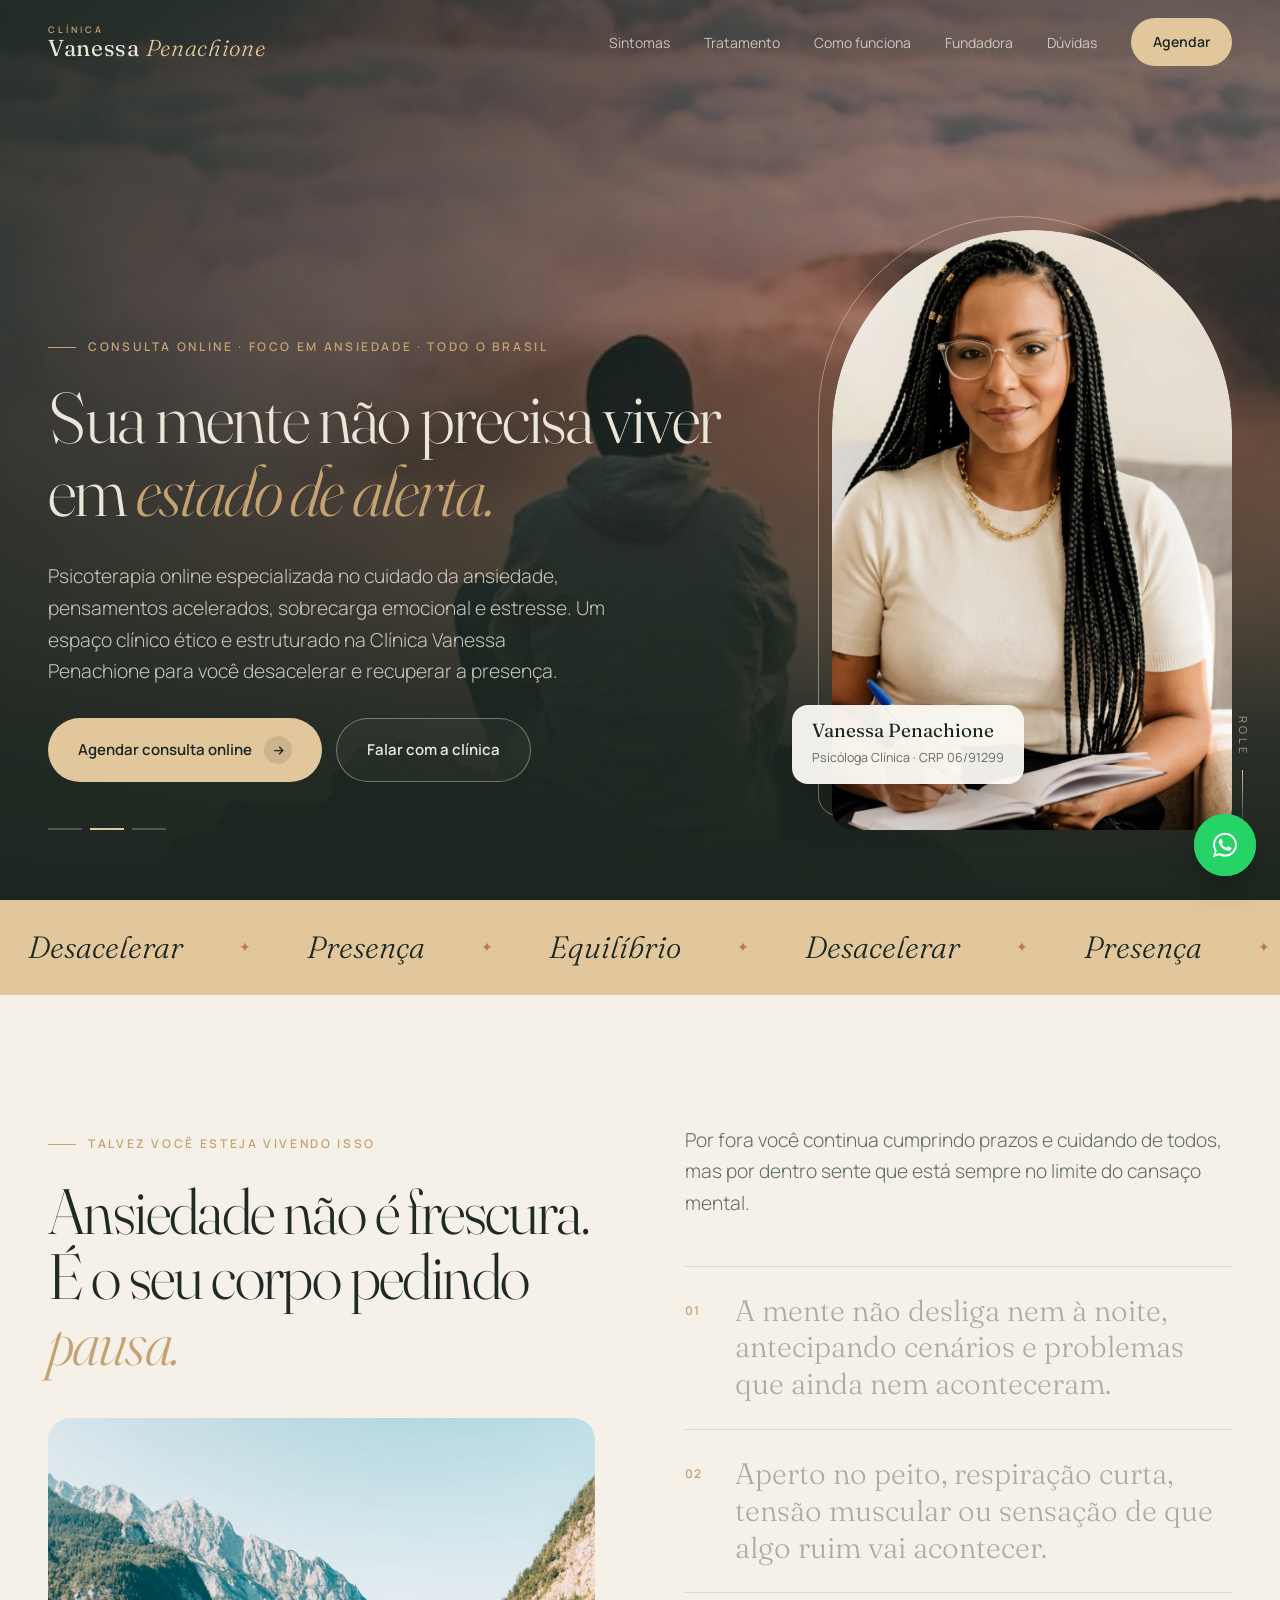
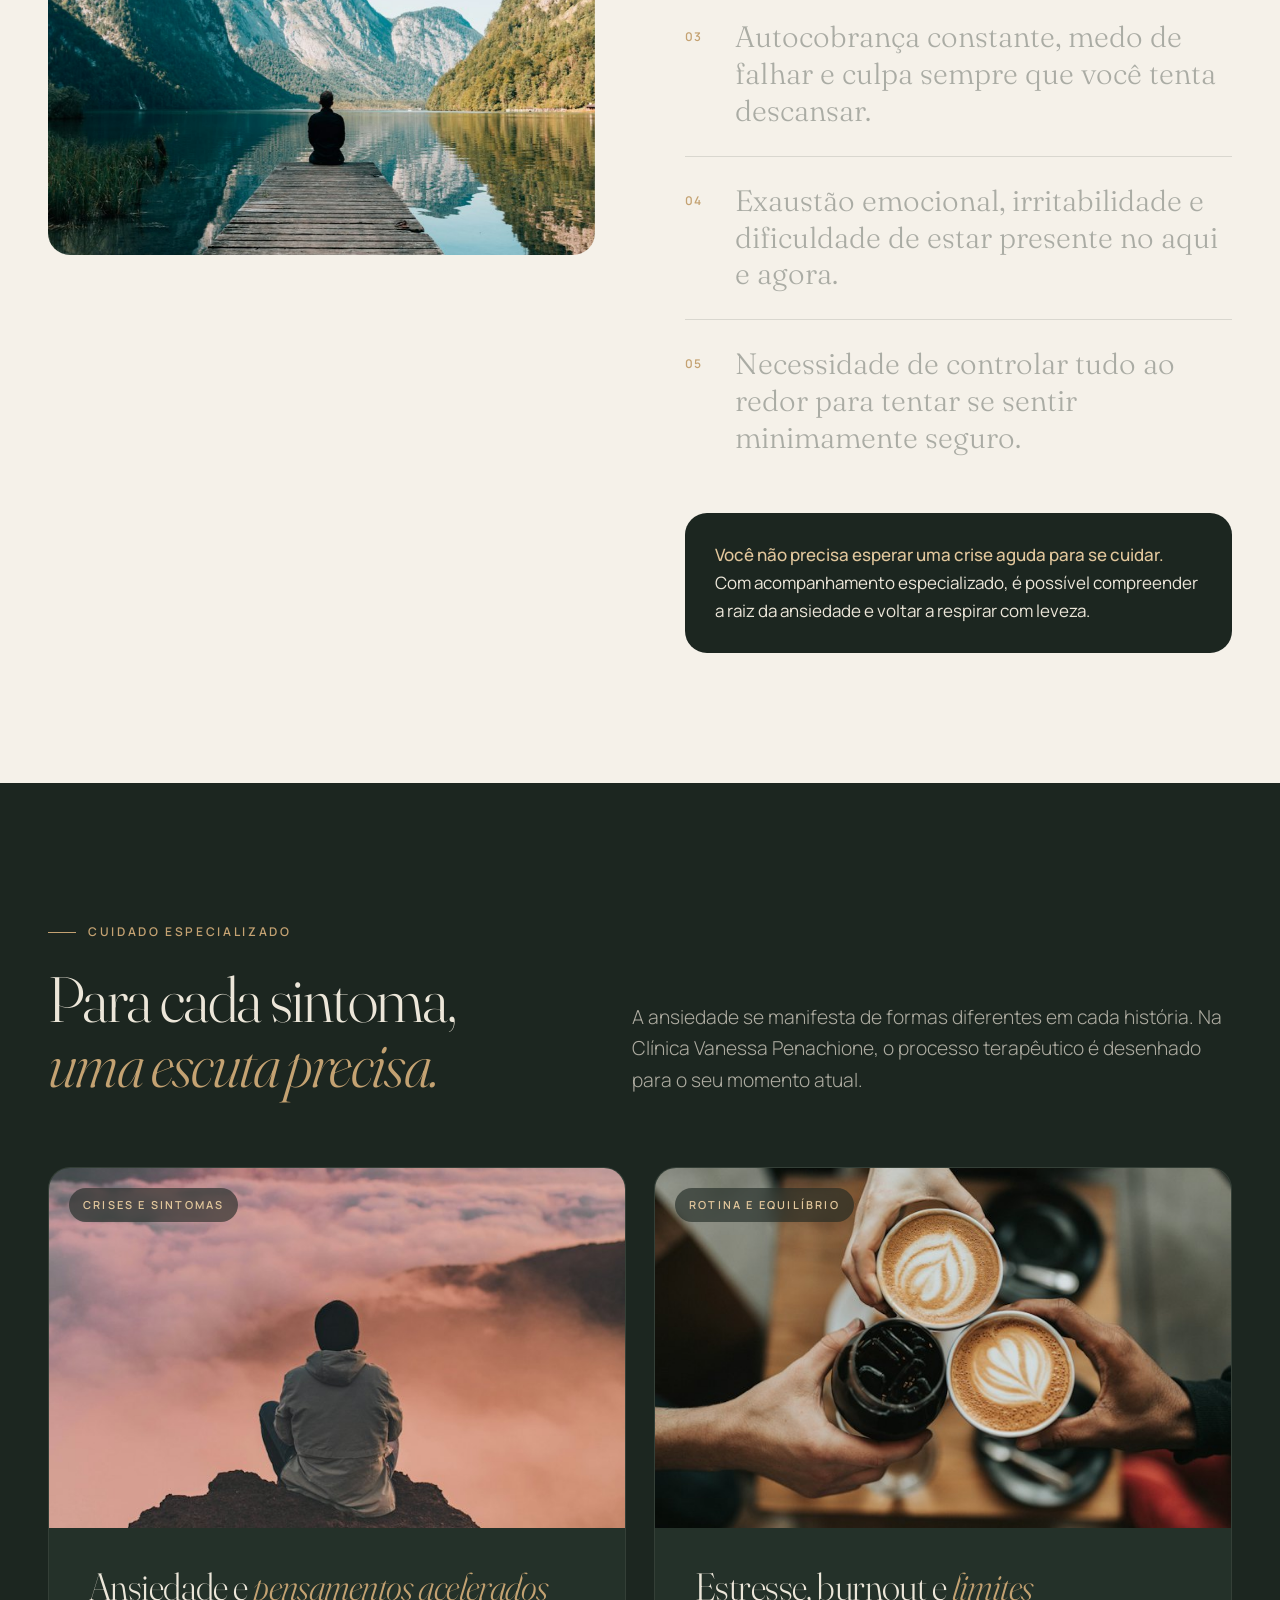
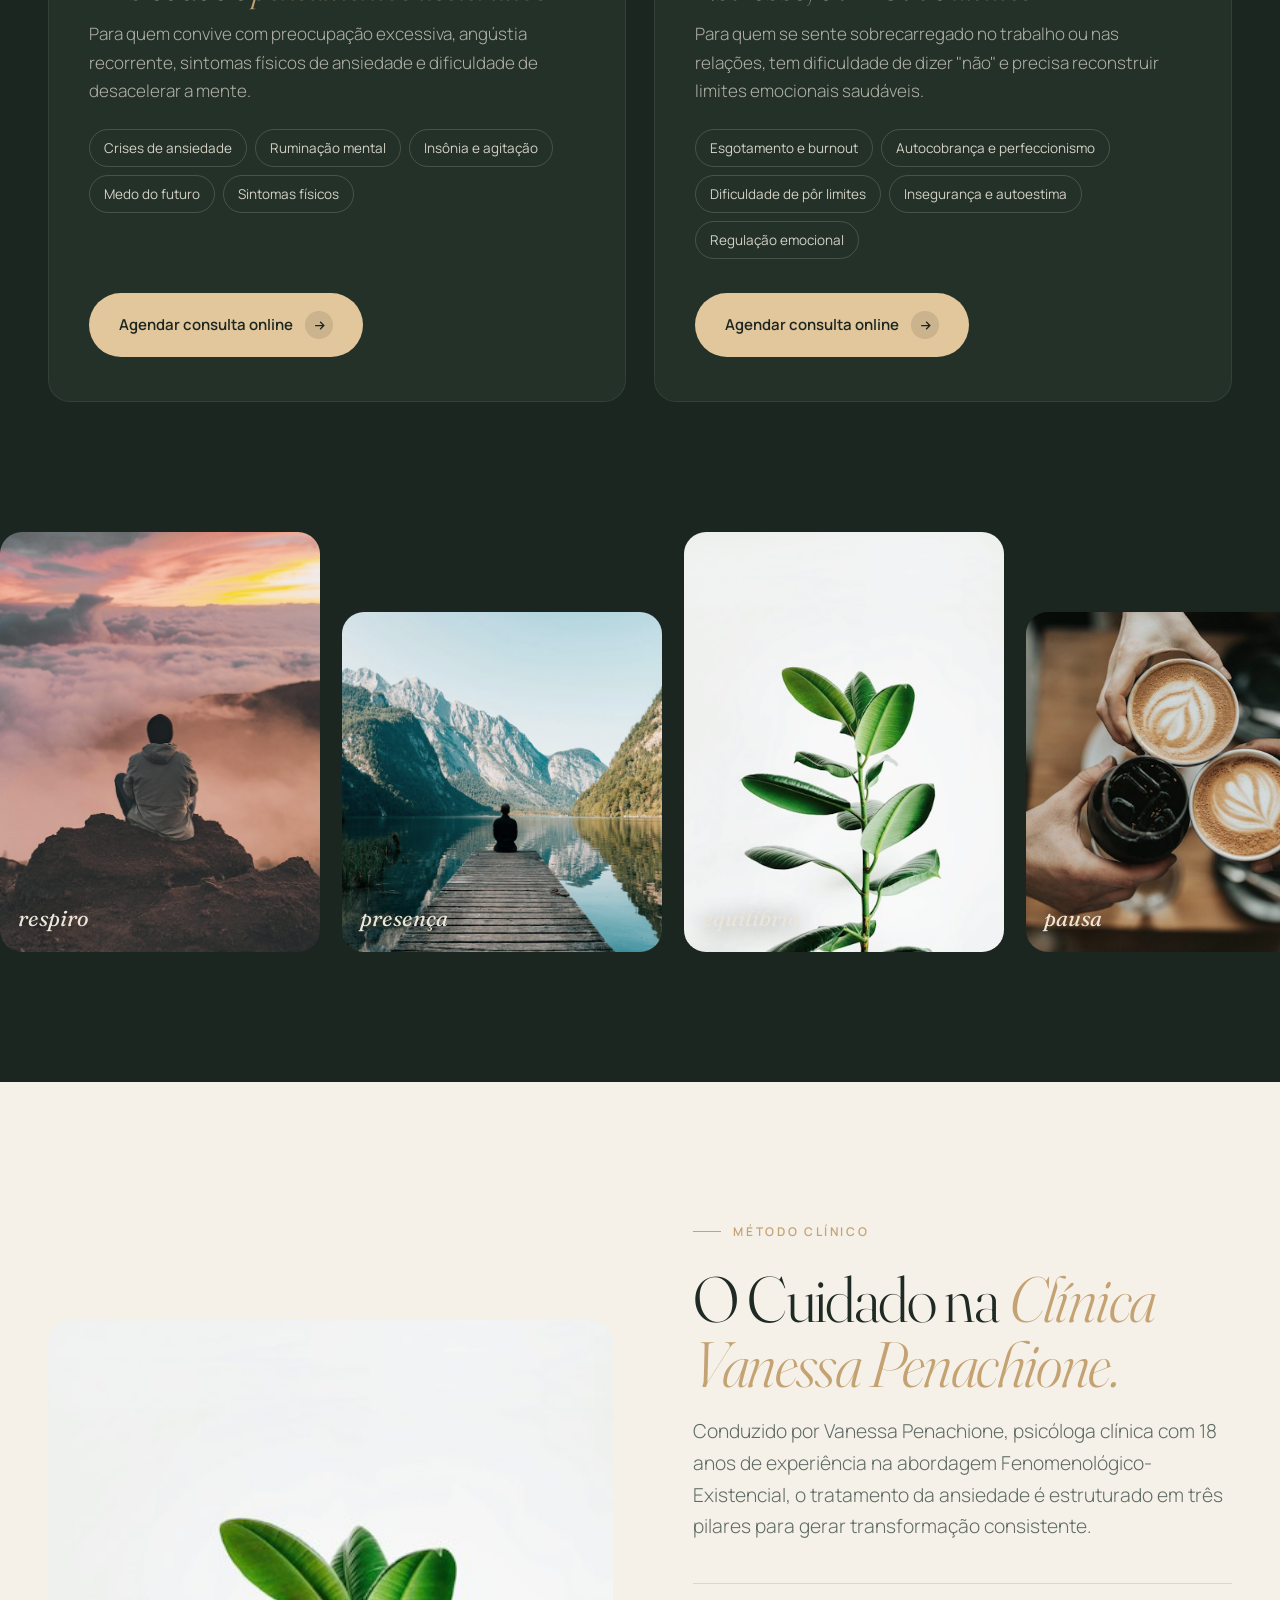
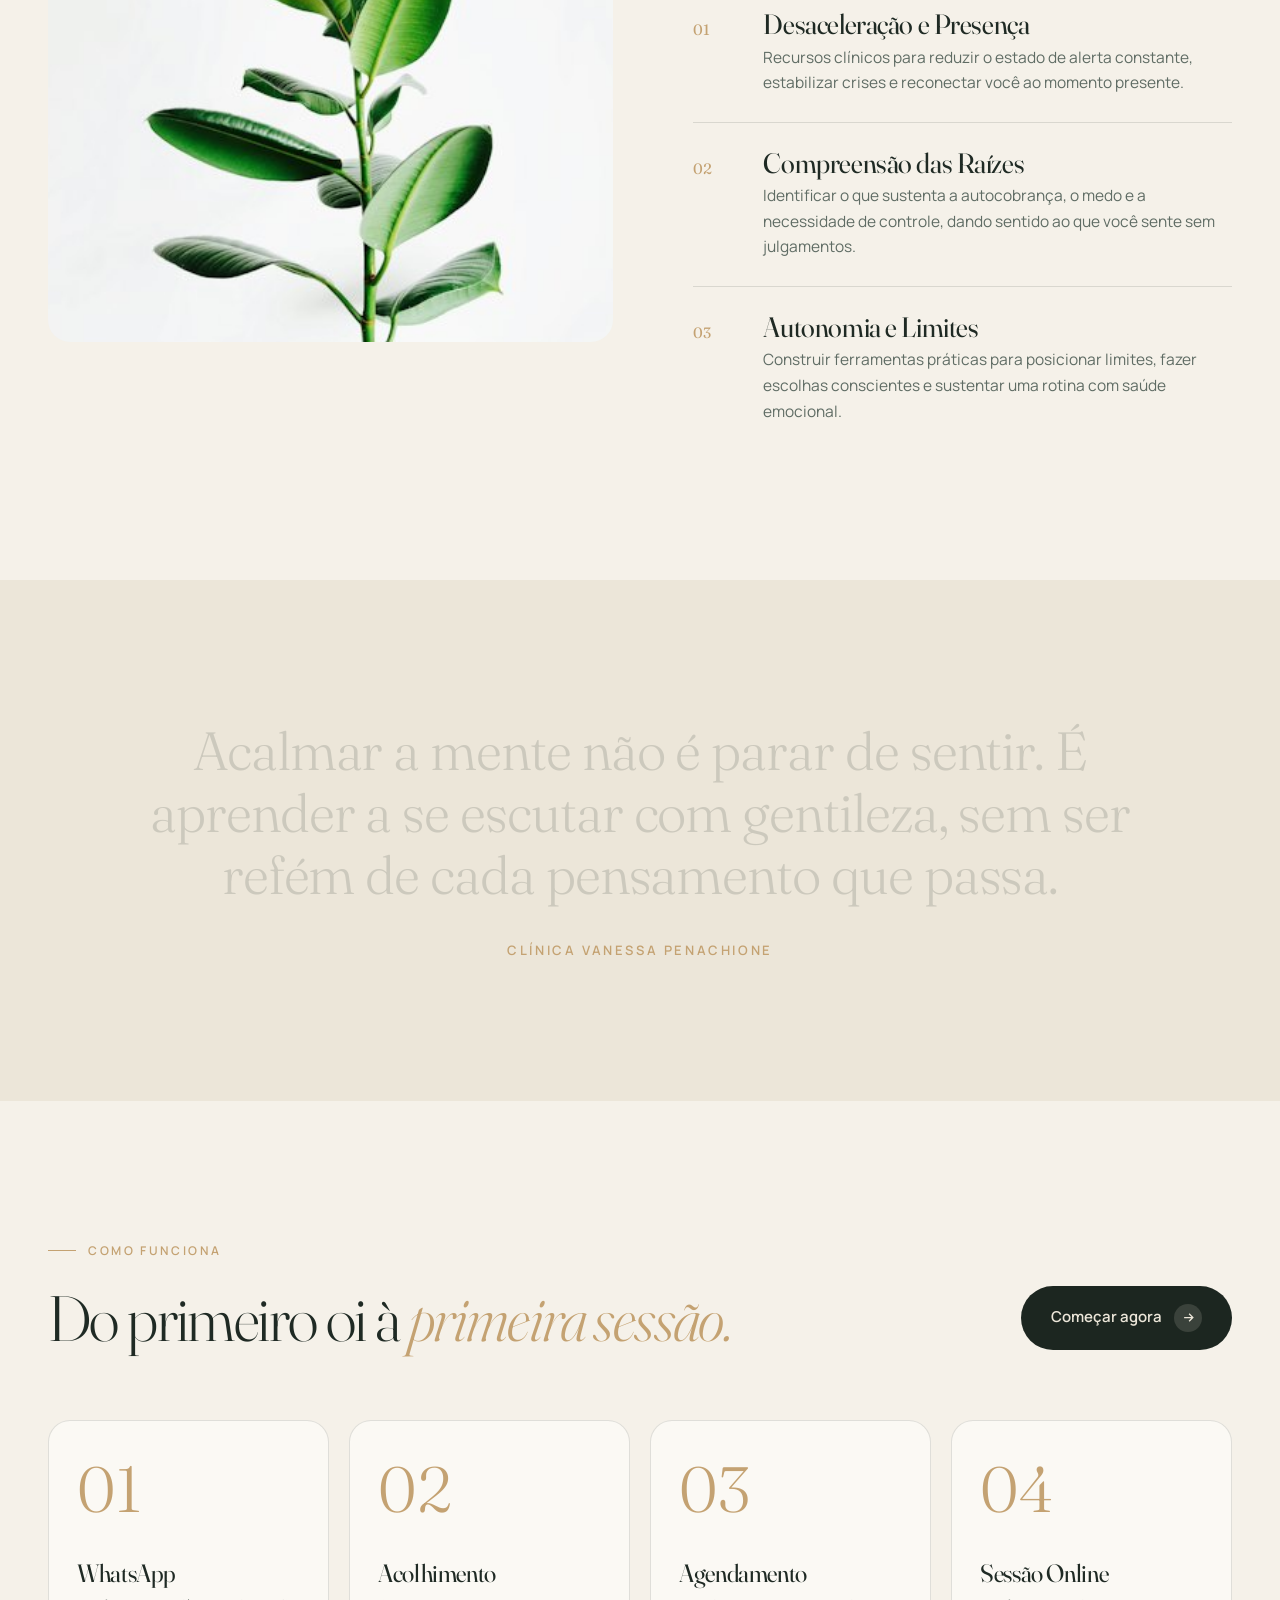
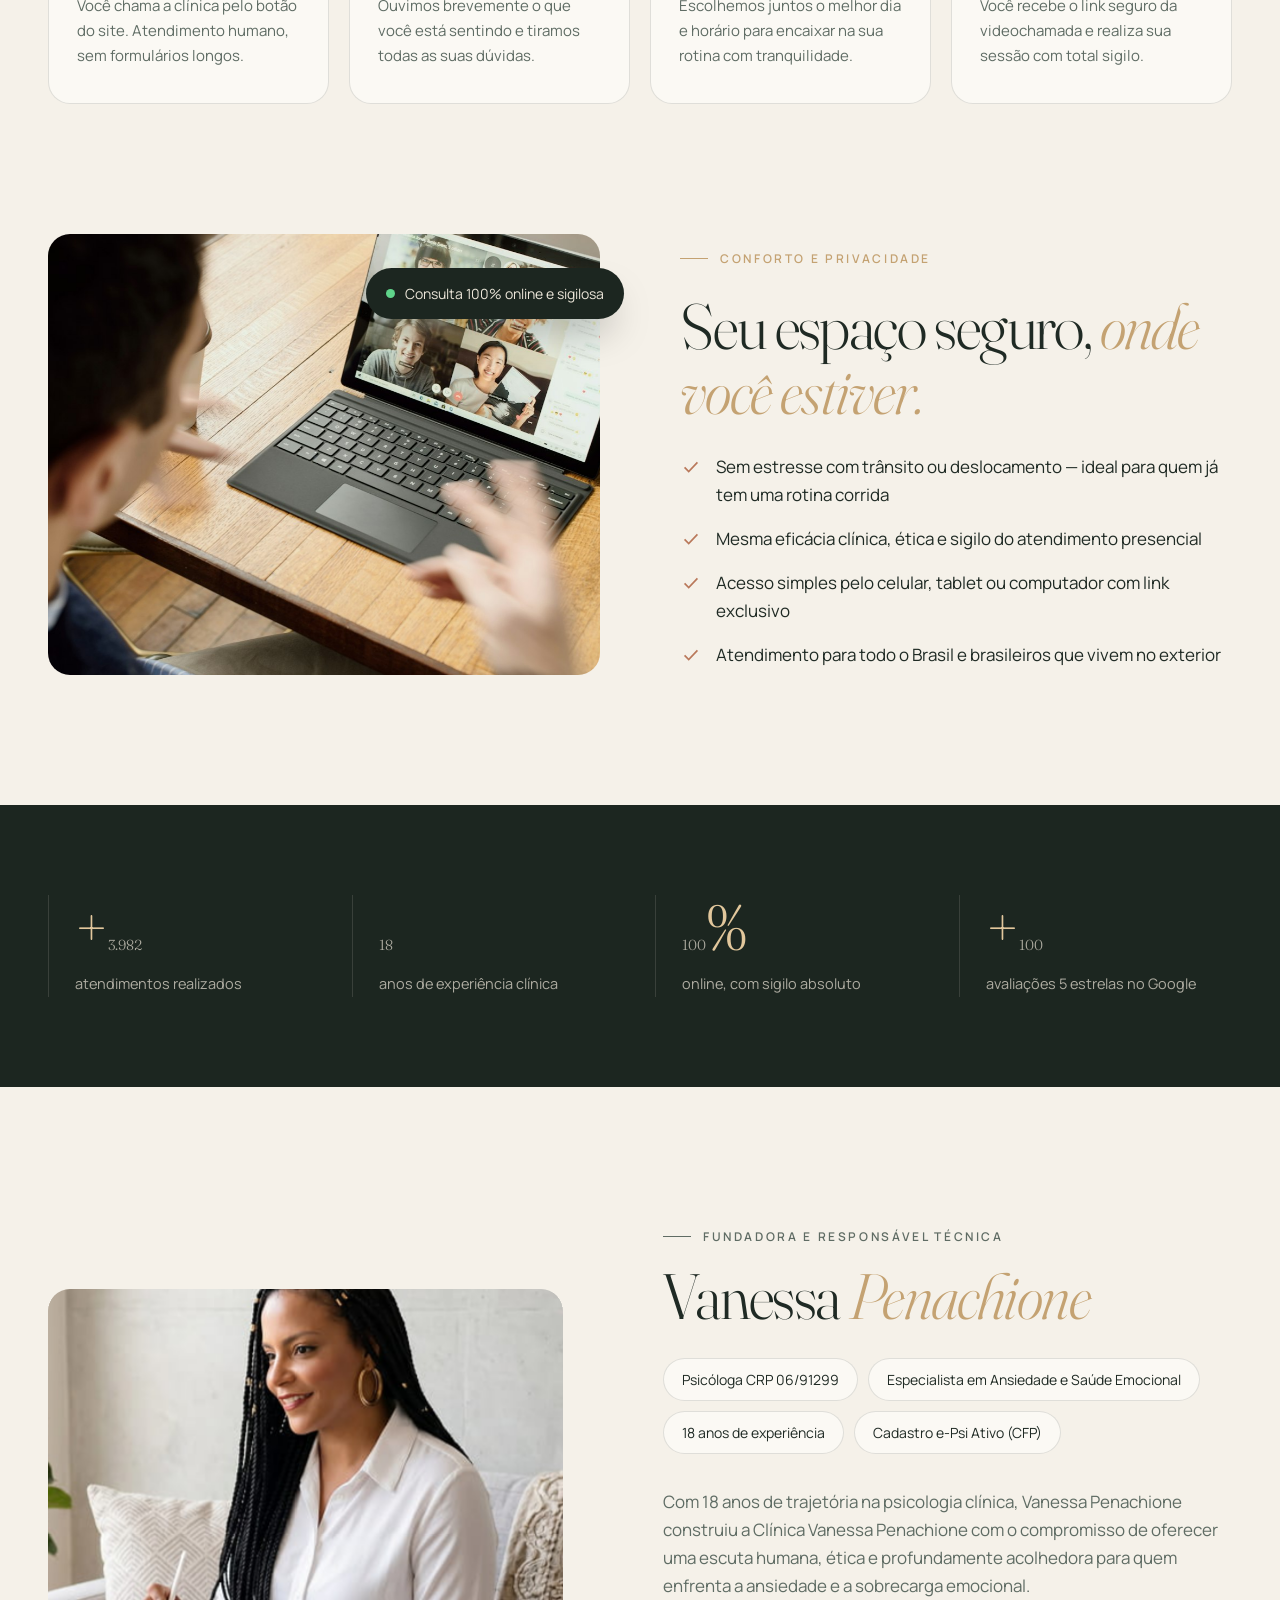
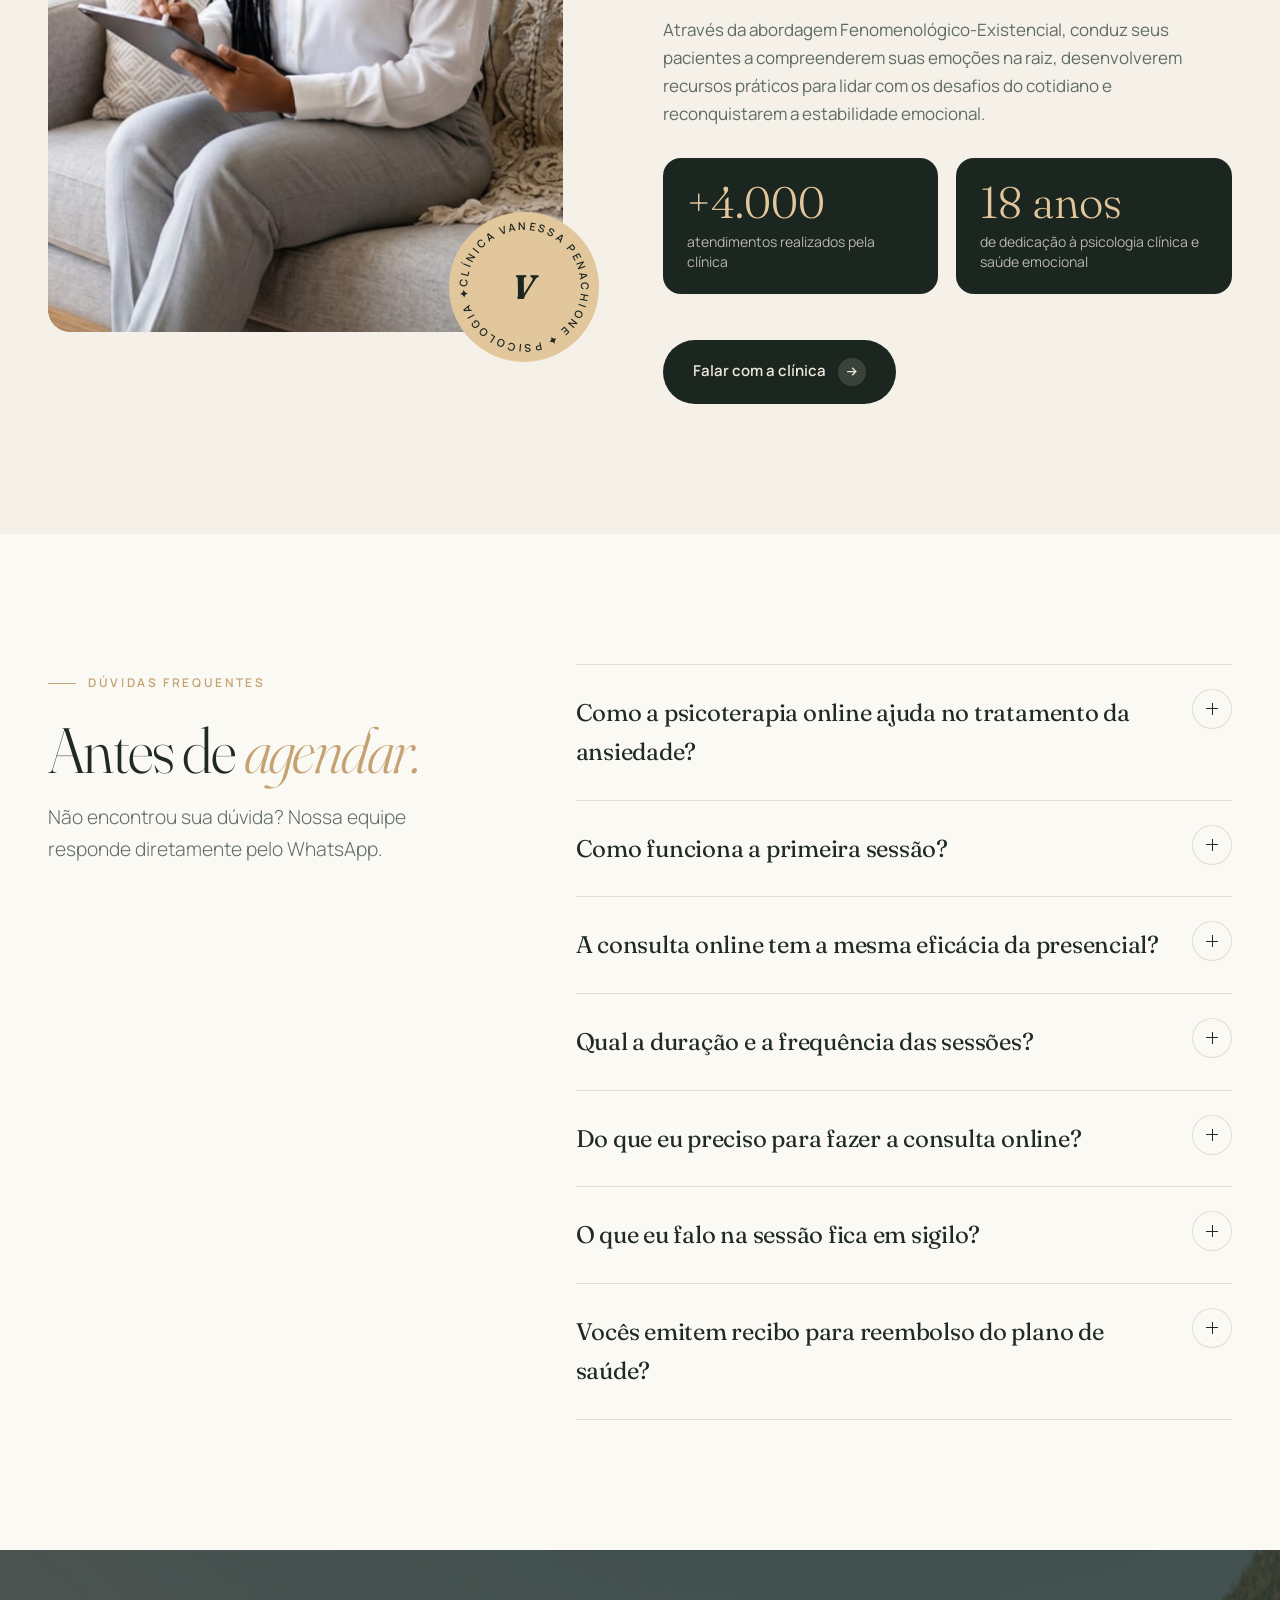
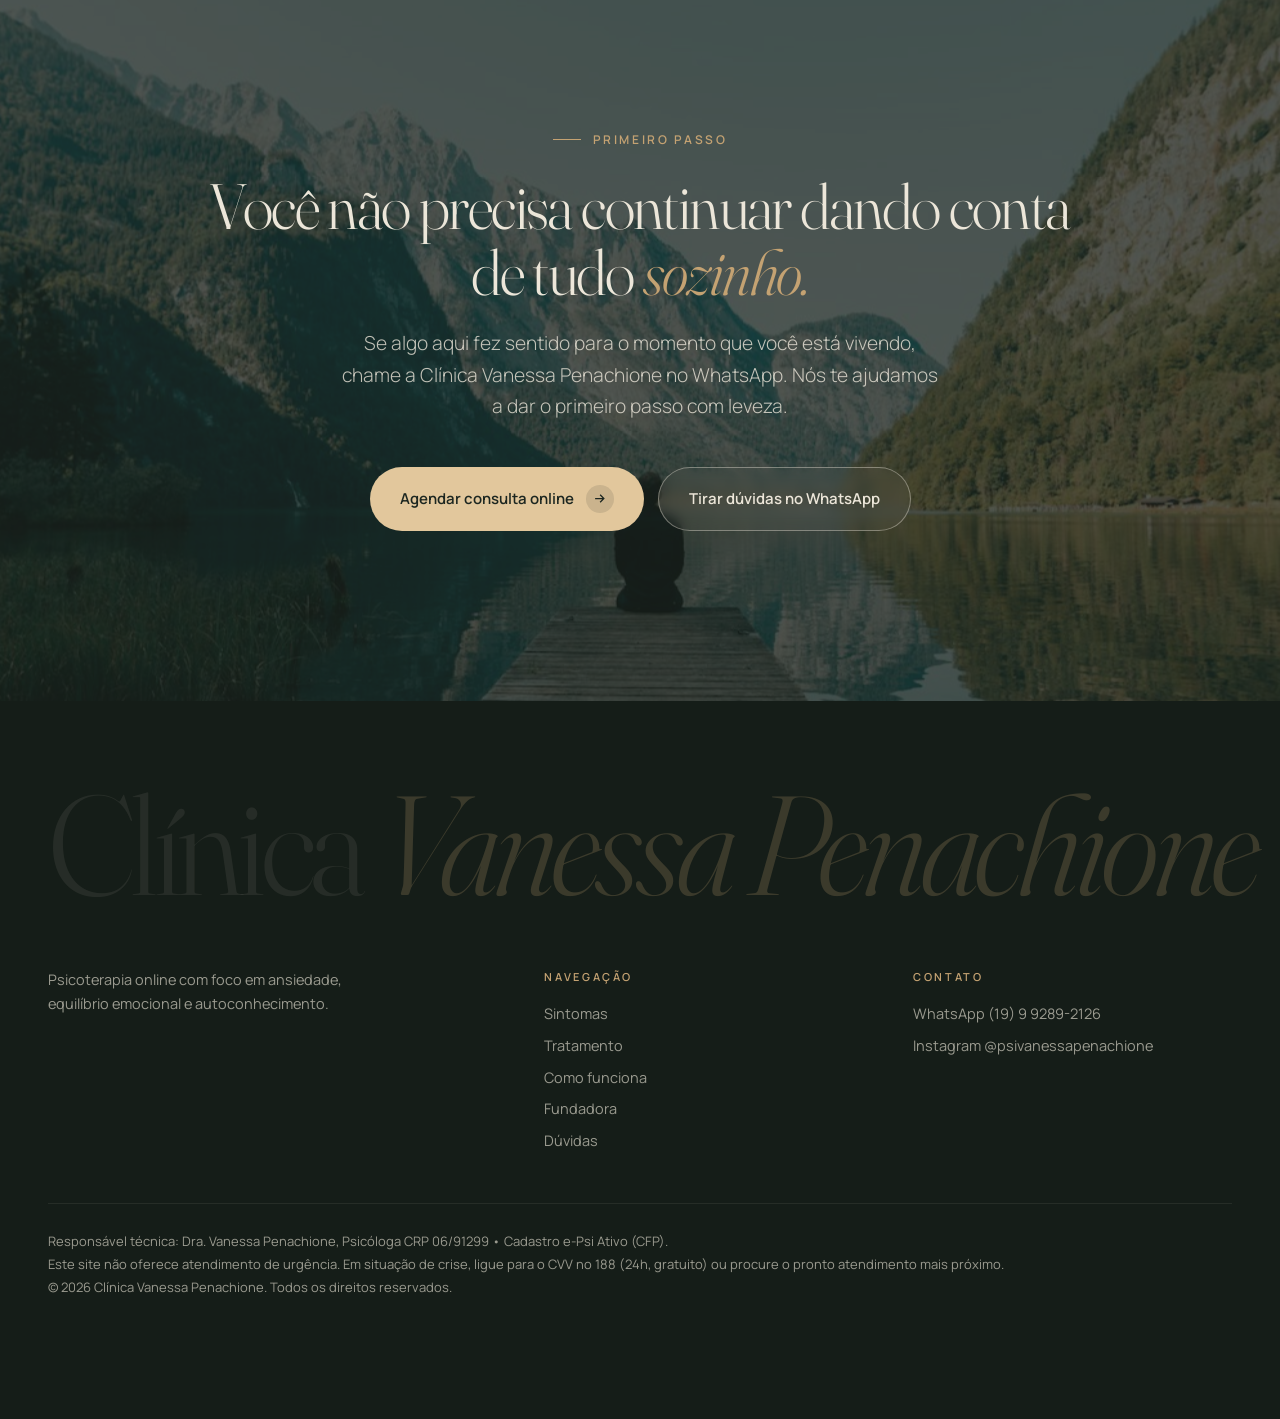
<file: ansiedade/index.html>
<!DOCTYPE html>
<html lang="pt-BR">
<head>
  <meta charset="UTF-8">
  <meta name="viewport" content="width=device-width, initial-scale=1.0, viewport-fit=cover">
  <title>Terapia Online para Ansiedade | Clínica Vanessa Penachione</title>
  <meta name="robots" content="max-image-preview:large">
  <meta name="description" content="Psicoterapia individual online com foco em ansiedade, pensamentos acelerados, sobrecarga emocional e estresse. Clínica Vanessa Penachione – CRP 06/91299.">
  <meta property="og:type" content="website">
  <meta property="og:site_name" content="Clínica Vanessa Penachione">
  <meta property="og:title" content="Terapia Online para Ansiedade | Clínica Vanessa Penachione">
  <meta property="og:description" content="Psicoterapia online especializada no cuidado da ansiedade, crises emocionais e esgotamento mental. Clínica Vanessa Penachione.">
  <meta property="og:url" content="https://vanessapenachione.com.br/consulta-online/">
  <meta property="og:image" content="https://vanessapenachione.com.br/assets/img/Foto-Vanessa-Psicologa-2.jpg">

  <!-- Google Tag Manager -->
  <script>(function(w,d,s,l,i){w[l]=w[l]||[];w[l].push({'gtm.start':
  new Date().getTime(),event:'gtm.js'});var f=d.getElementsByTagName(s)[0],
  j=d.createElement(s),dl=l!='dataLayer'?'&l='+l:'';j.async=true;j.src=
  'https://www.googletagmanager.com/gtm.js?id='+i+dl;f.parentNode.insertBefore(j,f);
  })(window,document,'script','dataLayer','GTM-53XDV8VB');</script>
  <!-- End Google Tag Manager -->

  <!-- Google Fonts: Fraunces & Manrope -->
  <link rel="preconnect" href="https://fonts.googleapis.com">
  <link rel="preconnect" href="https://fonts.gstatic.com" crossorigin>
  <link href="https://fonts.googleapis.com/css2?family=Fraunces:ital,opsz,wght@0,9..144,300;0,9..144,400;1,9..144,300;1,9..144,400&family=Manrope:wght@300;400;500;600;700&display=swap" rel="stylesheet">

  <!-- Pixel TinTim -->
  <script> (function(window, document, script) { if (!window.tt) { window.tt = window.tt || {}; c = document.getElementsByTagName('head')[0]; k = document.createElement('script'); k.async = 1; k.src = script; c.appendChild(k); } window.tt.accountCode = 'f01b1c47-3c53-4125-b417-0e957bc54054'; })(window, document, '//s.tintim.app/static/core/tintim-1.0.js'); </script>

  <style>
#raiz{
  --verde:#1c2620; --verde2:#243129; --verde3:#30433a;
  --creme:#ece6d9; --creme2:#f5f1e9; --papel:#fbf9f4;
  --ouro:#c4a272; --ouro2:#e2c79c; --terra:#b9785a;
  --texto:#1f2a24; --suave:#5f6c64; --linha:rgba(31,42,36,.13);
  --serif:"Fraunces",Georgia,serif; --sans:"Manrope",system-ui,sans-serif;
  --r:22px; --max:1240px; --ease:cubic-bezier(.2,.7,.1,1);
}
#raiz,#raiz *{box-sizing:border-box;margin:0;padding:0}
html{scroll-behavior:smooth}
body{margin:0!important;background:#f5f1e9!important}
#raiz{font-family:var(--sans);font-weight:400;color:var(--texto);background:var(--creme2);font-size:17px;line-height:1.65;-webkit-font-smoothing:antialiased;overflow-x:clip}
#raiz img{max-width:100%;display:block}
#raiz a{color:inherit}
#raiz .wrap{max-width:var(--max);margin:0 auto;padding:0 28px}
#raiz h1,#raiz h2,#raiz h3{font-family:var(--serif);font-weight:300;line-height:1.02;letter-spacing:-.025em;font-variation-settings:"opsz" 144;color:inherit;text-transform:none}
#raiz h1{font-size:clamp(46px,7.6vw,112px)}
#raiz h2{font-size:clamp(36px,5vw,68px)}
#raiz h3{font-size:28px;font-weight:400;letter-spacing:-.015em}
#raiz em{font-style:italic;color:var(--ouro)}
#raiz .kicker{font-size:12px;letter-spacing:.22em;text-transform:uppercase;font-weight:600;color:var(--ouro);display:inline-flex;align-items:center;gap:12px;margin-bottom:24px}
#raiz .kicker:before{content:"";width:28px;height:1px;background:currentColor}
#raiz .lead{font-size:clamp(17px,1.5vw,20px);color:var(--suave);max-width:600px;font-weight:300}
#raiz section{padding:130px 0;position:relative}
#raiz .btn{display:inline-flex;align-items:center;gap:12px;padding:18px 30px;border-radius:999px;font-family:var(--sans);font-size:15px;font-weight:600;text-decoration:none;transition:transform .35s var(--ease),box-shadow .35s,background .35s,color .35s;cursor:pointer;border:0;position:relative;overflow:hidden;white-space:nowrap}
#raiz .btn .seta{width:28px;height:28px;border-radius:50%;display:grid;place-items:center;background:rgba(28,38,32,.12);transition:transform .35s var(--ease)}
#raiz .btn:hover .seta{transform:translateX(4px) rotate(-45deg)}
#raiz .btn svg{width:15px;height:15px}
#raiz .btn-ouro{background:var(--ouro2);color:var(--verde)}
#raiz .btn-ouro:hover{background:#ecd5ae;box-shadow:0 18px 40px -12px rgba(196,162,114,.7)}
#raiz .btn-linha{border:1px solid rgba(236,230,217,.4);color:var(--creme);background:rgba(236,230,217,.04);backdrop-filter:blur(6px)}
#raiz .btn-linha:hover{background:var(--creme);color:var(--verde)}
#raiz .btn-verde{background:var(--verde);color:var(--creme)}
#raiz .btn-verde .seta{background:rgba(236,230,217,.14)}
/* progresso */
#raiz .progresso{position:fixed;top:0;left:0;height:2px;background:var(--ouro2);z-index:80;width:0}
/* header */
#raiz header{position:fixed;inset:0 0 auto 0;z-index:50;transition:background .4s,transform .4s var(--ease)}
#raiz header.solid{background:rgba(28,38,32,.86);backdrop-filter:blur(14px)}
#raiz header.some{transform:translateY(-100%)}
#raiz .nav{display:flex;align-items:center;justify-content:space-between;height:84px}
#raiz .logo{text-decoration:none;color:var(--creme);font-family:var(--serif);font-size:23px;letter-spacing:.03em;line-height:1;font-weight:400}
#raiz .logo small{display:block;font-family:var(--sans);font-size:9px;letter-spacing:.34em;color:var(--ouro);margin-bottom:3px;font-weight:600}
#raiz .logo i{color:var(--ouro2);font-weight:300}
#raiz .menu{display:flex;gap:34px;align-items:center;list-style:none}
#raiz .menu a{text-decoration:none;font-size:14px;position:relative}
#raiz .menu a:not(.btn){color:rgba(236,230,217,.78)}
#raiz .menu a:not(.btn):after{content:"";position:absolute;left:0;bottom:-6px;width:100%;height:1px;background:var(--ouro2);transform:scaleX(0);transform-origin:right;transition:transform .4s var(--ease)}
#raiz .menu a:not(.btn):hover:after{transform:scaleX(1);transform-origin:left}
#raiz .menu .btn{padding:12px 22px;font-size:14px}
#raiz .burger{display:none;background:none;border:1px solid rgba(236,230,217,.3);border-radius:50%;width:46px;height:46px;color:var(--creme)}
#raiz .burger span{display:block;width:16px;height:1px;background:currentColor;margin:4px auto;transition:transform .3s}
/* HERO */
#raiz .hero{min-height:100svh;display:flex;align-items:flex-end;background:var(--verde);color:var(--creme);overflow:hidden;padding:150px 0 70px}
#raiz .slides{position:absolute;inset:0}
#raiz .slide{position:absolute;inset:-4%;background-size:cover;background-position:center;opacity:0;transition:opacity 2s ease;animation:kb 16s linear infinite}
#raiz .slide.ativo{opacity:1}
@keyframes kb{0%{transform:scale(1) translate(0,0)}100%{transform:scale(1.14) translate(-2%,-1%)}}
#raiz .hero:before{content:"";position:absolute;inset:0;z-index:1;background:linear-gradient(180deg,rgba(28,38,32,.55) 0%,rgba(28,38,32,.25) 35%,rgba(28,38,32,.92) 82%,var(--verde) 100%),linear-gradient(90deg,rgba(28,38,32,.7),transparent 70%)}
#raiz .hero .wrap{position:relative;z-index:2;width:100%}
#raiz .hero h1{max-width:760px;margin-bottom:34px;font-size:clamp(44px,5.6vw,94px);animation:sobe 1.2s var(--ease) .15s both}
#raiz .hero-grid{display:grid;grid-template-columns:1fr minmax(300px,400px);gap:70px;align-items:end}
#raiz .hero-foto{position:relative;margin:0;animation:sobe 1.3s var(--ease) .3s both}
#raiz .hero-foto:before{content:"";position:absolute;inset:-14px 14px 14px -14px;border:1px solid rgba(226,199,156,.55);border-radius:220px 220px 22px 22px;z-index:-1}
#raiz .arco{aspect-ratio:2/3;border-radius:220px 220px 22px 22px;overflow:hidden;box-shadow:0 40px 80px -30px rgba(0,0,0,.6);animation:abre 1.6s var(--ease) .35s both}
#raiz .arco img{width:100%;height:100%;object-fit:cover;object-position:70% 22%;animation:zoomout 2.6s var(--ease) .35s both}
#raiz .selo-hero{position:absolute;left:-40px;bottom:46px;background:rgba(251,249,244,.95);color:var(--verde);border-radius:16px;padding:14px 20px;box-shadow:0 24px 50px -18px rgba(0,0,0,.5);animation:flutua 6s ease-in-out infinite}
#raiz .selo-hero b{display:block;font-family:var(--serif);font-weight:400;font-size:19px;line-height:1.2}
#raiz .selo-hero span{font-size:12.5px;color:var(--suave)}
@keyframes sobe{from{opacity:0;transform:translateY(34px)}to{opacity:1;transform:none}}
@keyframes abre{from{clip-path:inset(100% 0 0 0 round 220px 220px 22px 22px)}to{clip-path:inset(0 0 0 0 round 220px 220px 22px 22px)}}
@keyframes zoomout{from{transform:scale(1.12)}to{transform:scale(1)}}
#raiz .hero-base{display:flex;flex-direction:column;align-items:flex-start;gap:30px}
#raiz .hero .lead{color:rgba(236,230,217,.82);max-width:560px}
#raiz .ctas{display:flex;gap:14px;flex-wrap:wrap}
#raiz .fade-in{animation:sobe 1s var(--ease) both}
#raiz .hero .kicker.fade-in{animation-delay:0s}
#raiz .hero .fade-in.d1{animation-delay:.45s}
#raiz .hero .fade-in.d2{animation-delay:.6s}
#raiz .hero .fade-in.d3{animation-delay:.75s}
#raiz .dots{display:flex;gap:8px;margin-top:46px}
#raiz .dots button{width:34px;height:2px;border:0;background:rgba(236,230,217,.25);cursor:pointer;position:relative;overflow:hidden}
#raiz .dots button.ativo:after{content:"";position:absolute;inset:0;background:var(--ouro2);animation:barra 6s linear forwards}
@keyframes barra{from{transform:scaleX(0);transform-origin:left}to{transform:scaleX(1);transform-origin:left}}
#raiz .scroll-ind{position:absolute;right:28px;bottom:70px;z-index:2;writing-mode:vertical-rl;font-size:11px;letter-spacing:.3em;color:rgba(236,230,217,.6);display:flex;align-items:center;gap:14px}
#raiz .scroll-ind:after{content:"";width:1px;height:60px;background:linear-gradient(var(--ouro2),transparent);animation:desce 2s ease-in-out infinite}
@keyframes desce{0%{transform:scaleY(0);transform-origin:top}50%{transform:scaleY(1);transform-origin:top}51%{transform-origin:bottom}100%{transform:scaleY(0);transform-origin:bottom}}
/* marquee */
#raiz .marquee{background:var(--ouro2);color:var(--verde);overflow:hidden;padding:22px 0;white-space:nowrap}
#raiz .marquee .trilho{display:inline-flex;animation:mq 40s linear infinite}
#raiz .marquee span{font-family:var(--serif);font-style:italic;font-size:clamp(22px,2.4vw,32px);font-weight:300;padding:0 28px;display:inline-flex;align-items:center;gap:56px}
#raiz .marquee span:after{content:"✦";font-style:normal;font-size:14px;color:var(--terra)}
@keyframes mq{to{transform:translateX(-50%)}}
/* ident */
#raiz .ident-grid{display:grid;grid-template-columns:1fr 1fr;gap:90px;align-items:start}
#raiz .sticky{position:sticky;top:110px}
#raiz .img-moldura{border-radius:var(--r);overflow:hidden;position:relative;aspect-ratio:4/5}
#raiz .img-moldura img{width:100%;height:118%;object-fit:cover;will-change:transform}
#raiz .selo{position:absolute;left:-30px;bottom:40px;background:var(--papel);border-radius:18px;padding:20px 24px;box-shadow:0 30px 60px -20px rgba(28,38,32,.35);max-width:260px;animation:flutua 6s ease-in-out infinite}
#raiz .selo b{font-family:var(--serif);font-weight:400;font-size:20px;display:block;line-height:1.2;margin-bottom:4px}
#raiz .selo small{color:var(--suave);font-size:13px}
@keyframes flutua{50%{transform:translateY(-10px)}}
#raiz .sinais{list-style:none;margin-top:46px}
#raiz .sinais li{font-family:var(--serif);font-weight:300;font-size:clamp(23px,2.3vw,31px);line-height:1.25;padding:26px 0;border-top:1px solid var(--linha);display:grid;grid-template-columns:50px 1fr;color:rgba(31,42,36,.35);transition:color .6s}
#raiz .sinais li.on{color:var(--texto)}
#raiz .sinais li i{font-family:var(--sans);font-style:normal;font-size:12px;letter-spacing:.1em;color:var(--ouro);padding-top:10px;font-weight:600}
#raiz .fecho{margin-top:30px;padding:28px 30px;border-radius:var(--r);background:var(--verde);color:var(--creme);font-size:17px}
#raiz .fecho strong{color:var(--ouro2);font-weight:500}
/* formatos */
#raiz .formatos{background:var(--verde);color:var(--creme);overflow:hidden}
#raiz .formatos .lead{color:rgba(236,230,217,.7)}
#raiz .topo-sec{display:flex;justify-content:space-between;align-items:flex-end;gap:40px;flex-wrap:wrap}
#raiz .cards{display:grid;grid-template-columns:1fr 1fr;gap:28px;margin-top:70px}
#raiz .card{border-radius:var(--r);overflow:hidden;background:var(--verde2);border:1px solid rgba(236,230,217,.08);display:flex;flex-direction:column;transition:transform .6s var(--ease)}
#raiz .card:hover{transform:translateY(-8px)}
#raiz .card-img{aspect-ratio:16/10;overflow:hidden;position:relative}
#raiz .card-img img{width:100%;height:100%;object-fit:cover;transition:transform 1.4s var(--ease)}
#raiz .card:hover .card-img img{transform:scale(1.07)}
#raiz .card-img .tag{position:absolute;top:20px;left:20px;background:rgba(28,38,32,.6);backdrop-filter:blur(8px);color:var(--ouro2);font-size:11px;letter-spacing:.2em;text-transform:uppercase;padding:8px 14px;border-radius:999px;font-weight:600}
#raiz .card-corpo{padding:40px 40px 44px;display:flex;flex-direction:column;flex:1}
#raiz .card h3{font-size:38px;font-weight:300;margin-bottom:14px}
#raiz .card p{color:rgba(236,230,217,.7);margin-bottom:24px;font-weight:300}
#raiz .chips{display:flex;flex-wrap:wrap;gap:8px;margin-bottom:34px}
#raiz .chips span{border:1px solid rgba(236,230,217,.18);border-radius:999px;padding:7px 14px;font-size:13.5px;color:rgba(236,230,217,.88)}
#raiz .card .btn{margin-top:auto;align-self:flex-start}
/* galeria */
#raiz .galeria{padding:0 0 130px;background:var(--verde);overflow:hidden}
#raiz .galeria .trilho{display:flex;gap:22px;width:max-content;animation:mq 60s linear infinite}
#raiz .galeria:hover .trilho{animation-play-state:paused}
#raiz .galeria figure{width:320px;height:420px;border-radius:var(--r);overflow:hidden;flex:0 0 auto;position:relative}
#raiz .galeria figure:nth-child(even){height:340px;margin-top:80px}
#raiz .galeria img{width:100%;height:100%;object-fit:cover;filter:saturate(.85);transition:filter .6s,transform 1.2s var(--ease)}
#raiz .galeria figure:hover img{filter:saturate(1.05);transform:scale(1.05)}
#raiz .galeria figcaption{position:absolute;left:18px;bottom:16px;color:var(--creme);font-family:var(--serif);font-style:italic;font-size:22px;text-shadow:0 2px 20px rgba(0,0,0,.5)}
/* abordagem */
#raiz .abord{background:var(--creme2)}
#raiz .abord-grid{display:grid;grid-template-columns:1.05fr 1fr;gap:80px;align-items:center}
#raiz .abord-img{border-radius:var(--r);overflow:hidden;aspect-ratio:1/1.1;position:relative}
#raiz .abord-img img{width:100%;height:120%;object-fit:cover}
#raiz .pilares{display:grid;gap:0;margin-top:40px}
#raiz .pilar{display:grid;grid-template-columns:70px 1fr;padding:26px 0;border-top:1px solid var(--linha);cursor:default}
#raiz .pilar .n{font-family:var(--serif);font-size:15px;color:var(--ouro);padding-top:8px}
#raiz .pilar h3{transition:transform .5s var(--ease),color .4s}
#raiz .pilar:hover h3{transform:translateX(10px);color:var(--terra)}
#raiz .pilar p{color:var(--suave);font-size:15.5px;margin-top:6px}
#raiz .citacao{background:var(--creme);padding:140px 0;text-align:center;overflow:hidden}
#raiz .citacao blockquote{font-family:var(--serif);font-weight:300;font-size:clamp(30px,4.2vw,58px);line-height:1.15;letter-spacing:-.02em;max-width:1050px;margin:0 auto}
#raiz .citacao blockquote .pal{opacity:.15;transition:opacity .5s}
#raiz .citacao blockquote .pal.on{opacity:1}
#raiz .citacao cite{display:block;margin-top:34px;font-style:normal;font-size:13px;letter-spacing:.2em;text-transform:uppercase;color:var(--ouro);font-weight:600}
/* como funciona */
#raiz .passos{display:grid;grid-template-columns:repeat(4,1fr);gap:20px;margin-top:70px}
#raiz .passo{background:var(--papel);border:1px solid var(--linha);border-radius:var(--r);padding:36px 28px 34px;transition:background .5s,color .5s,transform .5s var(--ease)}
#raiz .passo:hover{background:var(--verde);color:var(--creme);transform:translateY(-6px)}
#raiz .passo:hover p{color:rgba(236,230,217,.7)}
#raiz .passo .num{font-family:var(--serif);font-weight:300;font-size:64px;line-height:1;color:var(--ouro);margin-bottom:40px;display:block}
#raiz .passo h3{font-size:25px;margin-bottom:8px}
#raiz .passo p{font-size:15px;color:var(--suave);transition:color .5s}
#raiz .online{display:grid;grid-template-columns:1fr 1fr;gap:80px;margin-top:130px;align-items:center}
#raiz .online-img{position:relative}
#raiz .online-img .img-moldura{aspect-ratio:5/4}
#raiz .badge-on{position:absolute;right:-24px;top:34px;background:var(--verde);color:var(--creme);padding:14px 20px;border-radius:999px;font-size:14px;display:flex;align-items:center;gap:10px;box-shadow:0 20px 40px -14px rgba(0,0,0,.4);animation:flutua 5s ease-in-out infinite}
#raiz .badge-on i{width:9px;height:9px;border-radius:50%;background:#5fd48a;box-shadow:0 0 0 0 rgba(95,212,138,.6);animation:pulso 2s infinite}
@keyframes pulso{70%{box-shadow:0 0 0 10px rgba(95,212,138,0)}100%{box-shadow:0 0 0 0 rgba(95,212,138,0)}}
#raiz .checks{list-style:none;display:grid;gap:16px;margin-top:30px}
#raiz .checks li{display:flex;gap:14px;align-items:flex-start}
#raiz .checks svg{flex:0 0 22px;width:22px;height:22px;color:var(--terra);margin-top:3px}
/* numeros */
#raiz .numeros{background:var(--verde);color:var(--creme);padding:90px 0}
#raiz .num-grid{display:grid;grid-template-columns:repeat(4,1fr);gap:30px}
#raiz .num-grid div{border-left:1px solid rgba(236,230,217,.14);padding-left:26px}
#raiz .num-grid b{display:block;font-family:var(--serif);font-weight:300;font-size:clamp(46px,5vw,72px);line-height:1;color:var(--ouro2);margin-bottom:10px}
#raiz .num-grid span{font-size:14.5px;color:rgba(236,230,217,.7)}
/* fundadora */
#raiz .fund-grid{display:grid;grid-template-columns:.95fr 1.05fr;gap:100px;align-items:center}
#raiz .foto{position:relative}
#raiz .foto .img-moldura{aspect-ratio:4/5;clip-path:inset(100% 0 0 0 round 22px);transition:clip-path 1.6s var(--ease)}
#raiz .foto.on .img-moldura{clip-path:inset(0 0 0 0 round 22px)}
#raiz .foto .img-moldura img{height:100%;background:var(--creme);transform:scale(1.03)}
#raiz .assinatura{position:absolute;right:-36px;bottom:-30px;width:150px;height:150px;border-radius:50%;background:var(--ouro2);display:grid;place-items:center;animation:gira 22s linear infinite}
#raiz .assinatura svg{width:100%;height:100%}
#raiz .assinatura b{position:absolute;font-family:var(--serif);font-style:italic;font-size:34px;color:var(--verde);animation:gira 22s linear infinite reverse}
@keyframes gira{to{transform:rotate(360deg)}}
#raiz .creds{display:flex;flex-wrap:wrap;gap:10px;margin:30px 0 34px}
#raiz .creds span{border:1px solid var(--linha);border-radius:999px;padding:9px 18px;font-size:14px;background:var(--papel)}
#raiz .fund p{color:var(--suave);margin-bottom:16px;max-width:580px}
#raiz .fund-nums{display:grid;grid-template-columns:1fr 1fr;gap:18px;margin:30px 0 30px;max-width:580px}
#raiz .fund-nums div{background:var(--verde);color:var(--creme);border-radius:18px;padding:22px 24px}
#raiz .fund-nums b{display:block;font-family:var(--serif);font-weight:300;font-size:44px;line-height:1;color:var(--ouro2);margin-bottom:8px}
#raiz .fund-nums span{font-size:14px;color:rgba(236,230,217,.75);line-height:1.4;display:block}
/* faq */
#raiz .faq{background:var(--papel)}
#raiz .faq-grid{display:grid;grid-template-columns:.8fr 1.2fr;gap:90px}
#raiz details{border-top:1px solid var(--linha)}
#raiz details:last-child{border-bottom:1px solid var(--linha)}
#raiz summary{list-style:none;cursor:pointer;padding:28px 60px 28px 0;font-family:var(--serif);font-size:24px;font-weight:400;letter-spacing:-.01em;position:relative;transition:color .3s}
#raiz summary:hover{color:var(--terra)}
#raiz summary::-webkit-details-marker{display:none}
#raiz summary:after{content:"";position:absolute;right:0;top:24px;width:38px;height:38px;border-radius:50%;border:1px solid var(--linha);background:linear-gradient(var(--texto),var(--texto)) center/12px 1px no-repeat,linear-gradient(var(--texto),var(--texto)) center/1px 12px no-repeat;transition:transform .4s var(--ease),background-color .3s}
#raiz details[open] summary:after{transform:rotate(45deg);background-color:var(--ouro2)}
#raiz details p{padding:0 60px 28px 0;color:var(--suave)}
/* final */
#raiz .final{color:var(--creme);text-align:center;overflow:hidden;padding:170px 0}
#raiz .final-bg{position:absolute;inset:-15% 0;background:url("../assets/img/casal/photo-1508672019048-805c876b67e2.jpg") center/cover;will-change:transform}
#raiz .final:before{content:"";position:absolute;inset:0;background:rgba(28,38,32,.76);z-index:1}
#raiz .final .wrap{position:relative;z-index:2}
#raiz .final h2{max-width:900px;margin:0 auto 24px}
#raiz .final .lead{margin:0 auto 44px;color:rgba(236,230,217,.8)}
#raiz .final .ctas{justify-content:center}
#raiz footer{background:#151d18;color:rgba(236,230,217,.62);padding:80px 0 120px;font-size:14.5px;overflow:hidden}
#raiz .foot-logo{font-family:var(--serif);font-weight:300;font-size:clamp(54px,11vw,160px);line-height:.9;letter-spacing:-.04em;color:rgba(236,230,217,.08);margin-bottom:60px;white-space:nowrap}
#raiz .foot-logo i{color:rgba(196,162,114,.22)}
#raiz .foot{display:grid;grid-template-columns:1.4fr 1fr 1fr;gap:50px}
#raiz footer h4{font-size:11px;letter-spacing:.24em;color:var(--ouro);font-weight:600;margin-bottom:16px}
#raiz footer ul{list-style:none;display:grid;gap:8px}
#raiz footer a{text-decoration:none}
#raiz footer a:hover{color:var(--creme)}
#raiz .legal{margin-top:50px;padding-top:26px;border-top:1px solid rgba(236,230,217,.08);font-size:13px;line-height:1.75}
#raiz .wa-fixo{position:fixed;right:24px;bottom:24px;z-index:60;width:62px;height:62px;border-radius:50%;background:#25d366;color:#fff;display:grid;place-items:center;box-shadow:0 14px 34px -8px rgba(0,0,0,.35);transition:transform .3s var(--ease)}
#raiz .wa-fixo:hover{transform:scale(1.08)}
#raiz .wa-fixo:before{content:"";position:absolute;inset:0;border-radius:50%;border:2px solid #25d366;animation:onda 2.4s ease-out infinite}
@keyframes onda{to{transform:scale(1.6);opacity:0}}
#raiz .wa-fixo svg{width:30px;height:30px}
#raiz .barra-mobile{display:none}
/* reveal */
#raiz .rv{opacity:0;transform:translateY(40px);transition:opacity 1.1s ease,transform 1.1s var(--ease)}
#raiz .rv.on{opacity:1;transform:none}
#raiz .rv.d1{transition-delay:.12s}
#raiz .rv.d2{transition-delay:.24s}
#raiz .rv.d3{transition-delay:.36s}
@media (prefers-reduced-motion:reduce){
  #raiz,#raiz *,#raiz *:before,#raiz:before,#raiz *:after,#raiz:after{animation:none!important;transition:none!important}
  #raiz .rv,#raiz .fade-in{opacity:1;transform:none}
  #raiz .foto .img-moldura{clip-path:none}
  #raiz .slide.ativo{opacity:1}
}
@media (max-width:1000px){
  #raiz section{padding:96px 0}
  #raiz .menu{position:fixed;inset:84px 0 auto 0;background:var(--verde);flex-direction:column;align-items:flex-start;padding:30px 28px 36px;gap:22px;display:none}
  #raiz .menu.aberto{display:flex}
  #raiz .menu a{font-size:18px}
  #raiz .burger{display:block}
  #raiz .ident-grid,#raiz .cards,#raiz .online,#raiz .fund-grid,#raiz .faq-grid,#raiz .foot,#raiz .abord-grid{grid-template-columns:1fr;gap:50px}
  #raiz .sticky{position:relative;top:0}
  #raiz .passos,#raiz .num-grid{grid-template-columns:1fr 1fr}
  #raiz .selo{left:16px}
  #raiz .badge-on{right:16px}
  #raiz .assinatura{right:10px;width:120px;height:120px}
  #raiz .foto{max-width:460px}
  #raiz .scroll-ind{display:none}
  #raiz .hero-grid{grid-template-columns:1fr 300px;gap:40px}
}
@media (max-width:600px){
  #raiz{font-size:16px}
  #raiz .wrap{padding:0 20px}
  #raiz .hero{padding:120px 0 40px}
  #raiz .hero h1{margin-bottom:24px}
  #raiz .hero-grid{grid-template-columns:1fr;gap:34px}
  #raiz .hero-foto{order:-1;width:50%;max-width:210px}
  #raiz .hero-foto:before{inset:-10px 10px 10px -10px}
  #raiz .selo-hero{left:auto;right:-88%;bottom:20px;padding:10px 14px}
  #raiz .selo-hero b{font-size:16px}
  #raiz .selo-hero span{font-size:11px}
  #raiz .ctas{width:100%}
  #raiz .ctas .btn{width:100%;justify-content:center}
  #raiz .dots{margin-top:30px}
  #raiz .card-corpo{padding:28px 24px 30px}
  #raiz .card h3{font-size:32px}
  #raiz .card .btn{align-self:stretch;justify-content:center}
  #raiz .galeria{padding-bottom:96px}
  #raiz .galeria figure{width:230px;height:300px}
  #raiz .galeria figure:nth-child(even){height:250px;margin-top:50px}
  #raiz .passos{grid-template-columns:1fr}
  #raiz .num-grid{gap:34px 16px}
  #raiz .num-grid div{padding-left:16px}
  #raiz .sinais li{grid-template-columns:38px 1fr;padding:20px 0}
  #raiz summary{font-size:21px;padding-right:54px}
  #raiz .wa-fixo{display:none}
  #raiz .barra-mobile{display:flex;position:fixed;inset:auto 0 0 0;z-index:60;padding:12px 14px calc(12px + env(safe-area-inset-bottom));background:rgba(28,38,32,.94);backdrop-filter:blur(12px);gap:10px;transform:translateY(110%);transition:transform .4s var(--ease)}
  #raiz .barra-mobile.on{transform:none}
  #raiz .barra-mobile .btn{flex:1;justify-content:center;padding:15px 8px;font-size:14px}
  #raiz .final{padding:120px 0}
}
  </style>
</head>
<body>
  <!-- Google Tag Manager (noscript) -->
  <noscript><iframe src="https://www.googletagmanager.com/ns.html?id=GTM-53XDV8VB"
  height="0" width="0" style="display:none;visibility:hidden"></iframe></noscript>
  <!-- End Google Tag Manager (noscript) -->

<div id="raiz">
<div class="progresso" id="prog" style="width: 0%;"></div>

<header id="topo">
  <div class="wrap nav">
    <a href="#inicio" class="logo" aria-label="Clínica Vanessa Penachione, início"><small>CLÍNICA</small>Vanessa <i>Penachione</i></a>
    <button class="burger" aria-label="Abrir menu" aria-expanded="false" onclick="toggleMenu(this)"><span></span><span></span></button>
    <ul class="menu" id="menu">
      <li><a href="#sinais">Sintomas</a></li>
      <li><a href="#formatos">Tratamento</a></li>
      <li><a href="#como-funciona">Como funciona</a></li>
      <li><a href="#fundadora">Fundadora</a></li>
      <li><a href="#duvidas">Dúvidas</a></li>
      <li><a class="btn btn-ouro wa" data-origem="menu_ansiedade" href="https://tintim.link/whatsapp/f01b1c47-3c53-4125-b417-0e957bc54054/7d1b584a-310f-4c18-86b0-ab0810d7af11" target="_blank" rel="noopener">Agendar</a></li>
    </ul>
  </div>
</header>

<main>
<section class="hero" id="inicio">
  <div class="slides" aria-hidden="true">
    <div class="slide" style="background-image:url('../assets/img/casal/photo-1508672019048-805c876b67e2.jpg')"></div>
    <div class="slide ativo" style="background-image:url('../assets/img/casal/photo-1512438248247-f0f2a5a8b7f0.jpg')"></div>
    <div class="slide" style="background-image:url('../assets/img/casal/photo-1501004318641-b39e6451bec6.jpg')"></div>
  </div>
  <div class="wrap">
    <div class="hero-grid">
      <div class="hero-txt">
        <p class="kicker fade-in">Consulta Online · Foco em Ansiedade · Todo o Brasil</p>
        <h1 id="titulo">Sua mente não precisa viver em <em>estado de alerta.</em></h1>
        <div class="hero-base">
          <p class="lead fade-in d1">Psicoterapia online especializada no cuidado da ansiedade, pensamentos acelerados, sobrecarga emocional e estresse. Um espaço clínico ético e estruturado na Clínica Vanessa Penachione para você desacelerar e recuperar a presença.</p>
          <div class="ctas fade-in d2">
            <a class="btn btn-ouro wa" data-origem="hero_ansiedade" href="https://tintim.link/whatsapp/f01b1c47-3c53-4125-b417-0e957bc54054/7d1b584a-310f-4c18-86b0-ab0810d7af11" target="_blank" rel="noopener">Agendar consulta online <span class="seta"><svg viewBox="0 0 24 24" fill="none" stroke="currentColor" stroke-width="2"><path d="M5 12h14M13 6l6 6-6 6"></path></svg></span></a>
            <a class="btn btn-linha wa" data-origem="hero_duvidas" href="https://tintim.link/whatsapp/f01b1c47-3c53-4125-b417-0e957bc54054/7d1b584a-310f-4c18-86b0-ab0810d7af11" target="_blank" rel="noopener">Falar com a clínica</a>
          </div>
        </div>
        <div class="dots fade-in d3" id="dots">
          <button aria-label="Foto 1"></button>
          <button aria-label="Foto 2" class="ativo"></button>
          <button aria-label="Foto 3"></button>
        </div>
      </div>
      <figure class="hero-foto">
        <div class="arco">
          <img decoding="async" fetchpriority="high" src="../assets/img/vanessa.webp" alt="Dra. Vanessa Penachione, psicóloga e fundadora da Clínica Vanessa Penachione, em atendimento online">
        </div>
        <figcaption class="selo-hero">
          <b>Vanessa Penachione</b>
          <span>Psicóloga Clínica · CRP 06/91299</span>
        </figcaption>
      </figure>
    </div>
  </div>
  <div class="scroll-ind">ROLE</div>
</section>

<div class="marquee" aria-hidden="true"><div class="trilho">
  <span>Desacelerar</span><span>Presença</span><span>Equilíbrio</span><span>Desacelerar</span><span>Presença</span><span>Equilíbrio</span><span>Desacelerar</span><span>Presença</span><span>Equilíbrio</span><span>Desacelerar</span><span>Presença</span><span>Equilíbrio</span><span>Desacelerar</span><span>Presença</span><span>Equilíbrio</span><span>Desacelerar</span><span>Presença</span><span>Equilíbrio</span>
</div></div>

<section class="ident" id="sinais">
  <div class="wrap ident-grid">
    <div class="sticky">
      <p class="kicker rv">Talvez você esteja vivendo isso</p>
      <h2 class="rv d1">Ansiedade não é frescura. É o seu corpo pedindo <em>pausa.</em></h2>
      <div class="img-moldura rv d2" style="margin-top:44px;aspect-ratio:5/4">
        <img decoding="async" class="parallax" data-vel="0.08" src="../assets/img/casal/photo-1508672019048-805c876b67e2.jpg" alt="Momento de silêncio e tranquilidade diante de um lago" loading="lazy">
      </div>
    </div>
    <div>
      <p class="lead rv">Por fora você continua cumprindo prazos e cuidando de todos, mas por dentro sente que está sempre no limite do cansaço mental.</p>
      <ul class="sinais" id="sinaisLista">
        <li><i>01</i>A mente não desliga nem à noite, antecipando cenários e problemas que ainda nem aconteceram.</li>
        <li><i>02</i>Aperto no peito, respiração curta, tensão muscular ou sensação de que algo ruim vai acontecer.</li>
        <li><i>03</i>Autocobrança constante, medo de falhar e culpa sempre que você tenta descansar.</li>
        <li><i>04</i>Exaustão emocional, irritabilidade e dificuldade de estar presente no aqui e agora.</li>
        <li><i>05</i>Necessidade de controlar tudo ao redor para tentar se sentir minimamente seguro.</li>
      </ul>
      <p class="fecho rv"><strong>Você não precisa esperar uma crise aguda para se cuidar.</strong> Com acompanhamento especializado, é possível compreender a raiz da ansiedade e voltar a respirar com leveza.</p>
    </div>
  </div>
</section>

<section class="formatos" id="formatos">
  <div class="wrap">
    <div class="topo-sec">
      <div>
        <p class="kicker rv">Cuidado especializado</p>
        <h2 class="rv d1">Para cada sintoma,<br><em>uma escuta precisa.</em></h2>
      </div>
      <p class="lead rv d2">A ansiedade se manifesta de formas diferentes em cada história. Na Clínica Vanessa Penachione, o processo terapêutico é desenhado para o seu momento atual.</p>
    </div>
    <div class="cards">
      <article class="card rv">
        <div class="card-img"><img decoding="async" src="../assets/img/casal/photo-1512438248247-f0f2a5a8b7f0.jpg" alt="Pessoa em momento de reflexão e acolhimento" loading="lazy"><span class="tag">Crises e sintomas</span></div>
        <div class="card-corpo">
          <h3>Ansiedade e <em>pensamentos acelerados</em></h3>
          <p>Para quem convive com preocupação excessiva, angústia recorrente, sintomas físicos de ansiedade e dificuldade de desacelerar a mente.</p>
          <div class="chips"><span>Crises de ansiedade</span><span>Ruminação mental</span><span>Insônia e agitação</span><span>Medo do futuro</span><span>Sintomas físicos</span></div>
          <a class="btn btn-ouro wa" data-origem="card_crises" href="https://tintim.link/whatsapp/f01b1c47-3c53-4125-b417-0e957bc54054/7d1b584a-310f-4c18-86b0-ab0810d7af11" target="_blank" rel="noopener">Agendar consulta online <span class="seta"><svg viewBox="0 0 24 24" fill="none" stroke="currentColor" stroke-width="2"><path d="M5 12h14M13 6l6 6-6 6"></path></svg></span></a>
        </div>
      </article>
      <article class="card rv d1">
        <div class="card-img"><img decoding="async" src="../assets/img/casal/photo-1495474472287-4d71bcdd2085.jpg" alt="Pausa tranquila na rotina" loading="lazy"><span class="tag">Rotina e equilíbrio</span></div>
        <div class="card-corpo">
          <h3>Estresse, burnout e <em>limites</em></h3>
          <p>Para quem se sente sobrecarregado no trabalho ou nas relações, tem dificuldade de dizer "não" e precisa reconstruir limites emocionais saudáveis.</p>
          <div class="chips"><span>Esgotamento e burnout</span><span>Autocobrança e perfeccionismo</span><span>Dificuldade de pôr limites</span><span>Insegurança e autoestima</span><span>Regulação emocional</span></div>
          <a class="btn btn-ouro wa" data-origem="card_rotina" href="https://tintim.link/whatsapp/f01b1c47-3c53-4125-b417-0e957bc54054/7d1b584a-310f-4c18-86b0-ab0810d7af11" target="_blank" rel="noopener">Agendar consulta online <span class="seta"><svg viewBox="0 0 24 24" fill="none" stroke="currentColor" stroke-width="2"><path d="M5 12h14M13 6l6 6-6 6"></path></svg></span></a>
        </div>
      </article>
    </div>
  </div>
</section>

<div class="galeria" aria-hidden="true"><div class="trilho">
  <figure><img decoding="async" src="../assets/img/casal/photo-1512438248247-f0f2a5a8b7f0.jpg" alt="" loading="lazy"><figcaption>respiro</figcaption></figure>
  <figure><img decoding="async" src="../assets/img/casal/photo-1508672019048-805c876b67e2.jpg" alt="" loading="lazy"><figcaption>presença</figcaption></figure>
  <figure><img decoding="async" src="../assets/img/casal/photo-1501004318641-b39e6451bec6.jpg" alt="" loading="lazy"><figcaption>equilíbrio</figcaption></figure>
  <figure><img decoding="async" src="../assets/img/casal/photo-1495474472287-4d71bcdd2085.jpg" alt="" loading="lazy"><figcaption>pausa</figcaption></figure>
  <figure><img decoding="async" src="../assets/img/casal/photo-1544027993-37dbfe43562a.jpg" alt="" loading="lazy"><figcaption>acolhimento</figcaption></figure>
  <figure><img decoding="async" src="../assets/img/casal/photo-1522098543979-ffc7f79a56c4.jpg" alt="" loading="lazy"><figcaption>autoconhecimento</figcaption></figure>
  <figure><img decoding="async" src="../assets/img/casal/photo-1512438248247-f0f2a5a8b7f0.jpg" alt="" loading="lazy"><figcaption>respiro</figcaption></figure>
  <figure><img decoding="async" src="../assets/img/casal/photo-1508672019048-805c876b67e2.jpg" alt="" loading="lazy"><figcaption>presença</figcaption></figure>
  <figure><img decoding="async" src="../assets/img/casal/photo-1501004318641-b39e6451bec6.jpg" alt="" loading="lazy"><figcaption>equilíbrio</figcaption></figure>
  <figure><img decoding="async" src="../assets/img/casal/photo-1495474472287-4d71bcdd2085.jpg" alt="" loading="lazy"><figcaption>pausa</figcaption></figure>
  <figure><img decoding="async" src="../assets/img/casal/photo-1544027993-37dbfe43562a.jpg" alt="" loading="lazy"><figcaption>acolhimento</figcaption></figure>
  <figure><img decoding="async" src="../assets/img/casal/photo-1522098543979-ffc7f79a56c4.jpg" alt="" loading="lazy"><figcaption>autoconhecimento</figcaption></figure>
</div></div>

<section class="abord" id="abordagem">
  <div class="wrap abord-grid">
    <div class="abord-img rv"><img decoding="async" class="parallax" data-vel="0.1" src="../assets/img/casal/photo-1501004318641-b39e6451bec6.jpg" alt="Cuidado e equilíbrio emocional" loading="lazy"></div>
    <div>
      <p class="kicker rv">Método clínico</p>
      <h2 class="rv d1">O Cuidado na <em>Clínica Vanessa Penachione.</em></h2>
      <p class="lead rv d2" style="margin-top:20px">Conduzido por Vanessa Penachione, psicóloga clínica com 18 anos de experiência na abordagem Fenomenológico-Existencial, o tratamento da ansiedade é estruturado em três pilares para gerar transformação consistente.</p>
      <div class="pilares">
        <div class="pilar rv"><span class="n">01</span><div><h3>Desaceleração e Presença</h3><p>Recursos clínicos para reduzir o estado de alerta constante, estabilizar crises e reconectar você ao momento presente.</p></div></div>
        <div class="pilar rv d1"><span class="n">02</span><div><h3>Compreensão das Raízes</h3><p>Identificar o que sustenta a autocobrança, o medo e a necessidade de controle, dando sentido ao que você sente sem julgamentos.</p></div></div>
        <div class="pilar rv d2"><span class="n">03</span><div><h3>Autonomia e Limites</h3><p>Construir ferramentas práticas para posicionar limites, fazer escolhas conscientes e sustentar uma rotina com saúde emocional.</p></div></div>
      </div>
    </div>
  </div>
</section>

<section class="citacao">
  <div class="wrap">
    <blockquote id="cita">Acalmar a mente não é parar de sentir. É aprender a se escutar com gentileza, sem ser refém de cada pensamento que passa.</blockquote>
    <cite>Clínica Vanessa Penachione</cite>
  </div>
</section>

<section id="como-funciona">
  <div class="wrap">
    <div class="topo-sec">
      <div>
        <p class="kicker rv">Como funciona</p>
        <h2 class="rv d1">Do primeiro oi à <em>primeira sessão.</em></h2>
      </div>
      <a class="btn btn-verde wa rv d2" data-origem="como_funciona" href="https://tintim.link/whatsapp/f01b1c47-3c53-4125-b417-0e957bc54054/7d1b584a-310f-4c18-86b0-ab0810d7af11" target="_blank" rel="noopener">Começar agora <span class="seta"><svg viewBox="0 0 24 24" fill="none" stroke="currentColor" stroke-width="2"><path d="M5 12h14M13 6l6 6-6 6"></path></svg></span></a>
    </div>
    <div class="passos">
      <div class="passo rv"><span class="num">01</span><h3>WhatsApp</h3><p>Você chama a clínica pelo botão do site. Atendimento humano, sem formulários longos.</p></div>
      <div class="passo rv d1"><span class="num">02</span><h3>Acolhimento</h3><p>Ouvimos brevemente o que você está sentindo e tiramos todas as suas dúvidas.</p></div>
      <div class="passo rv d2"><span class="num">03</span><h3>Agendamento</h3><p>Escolhemos juntos o melhor dia e horário para encaixar na sua rotina com tranquilidade.</p></div>
      <div class="passo rv d3"><span class="num">04</span><h3>Sessão Online</h3><p>Você recebe o link seguro da videochamada e realiza sua sessão com total sigilo.</p></div>
    </div>

    <div class="online">
      <div class="online-img rv">
        <div class="img-moldura"><img decoding="async" class="parallax" data-vel="0.08" src="../assets/img/casal/photo-1612831455359-970e23a1e4e9.jpg" alt="Sessão de psicoterapia online por videochamada" loading="lazy"></div>
        <div class="badge-on"><i></i>Consulta 100% online e sigilosa</div>
      </div>
      <div>
        <p class="kicker rv">Conforto e privacidade</p>
        <h2 class="rv d1">Seu espaço seguro, <em>onde você estiver.</em></h2>
        <ul class="checks">
          <li class="rv"><svg viewBox="0 0 24 24" fill="none" stroke="currentColor" stroke-width="1.8"><path d="M5 12.5l4.5 4.5L19 7"></path></svg><span>Sem estresse com trânsito ou deslocamento — ideal para quem já tem uma rotina corrida</span></li>
          <li class="rv d1"><svg viewBox="0 0 24 24" fill="none" stroke="currentColor" stroke-width="1.8"><path d="M5 12.5l4.5 4.5L19 7"></path></svg><span>Mesma eficácia clínica, ética e sigilo do atendimento presencial</span></li>
          <li class="rv d2"><svg viewBox="0 0 24 24" fill="none" stroke="currentColor" stroke-width="1.8"><path d="M5 12.5l4.5 4.5L19 7"></path></svg><span>Acesso simples pelo celular, tablet ou computador com link exclusivo</span></li>
          <li class="rv d3"><svg viewBox="0 0 24 24" fill="none" stroke="currentColor" stroke-width="1.8"><path d="M5 12.5l4.5 4.5L19 7"></path></svg><span>Atendimento para todo o Brasil e brasileiros que vivem no exterior</span></li>
        </ul>
      </div>
    </div>
  </div>
</section>

<section class="numeros">
  <div class="wrap num-grid">
    <div class="rv"><b>+<span class="conta" data-n="4000">4.000</span></b><span>atendimentos realizados</span></div>
    <div class="rv d1"><b><span class="conta" data-n="18">18</span></b><span>anos de experiência clínica</span></div>
    <div class="rv d2"><b><span class="conta" data-n="100">100</span>%</b><span>online, com sigilo absoluto</span></div>
    <div class="rv d3"><b>+<span class="conta" data-n="100">100</span></b><span>avaliações 5 estrelas no Google</span></div>
  </div>
</section>

<section id="fundadora">
  <div class="wrap fund-grid">
    <div class="foto" id="foto">
      <div class="img-moldura">
        <img decoding="async" src="../assets/img/Foto-Vanessa-Psicologa-2.jpg" alt="Dra. Vanessa Penachione, psicóloga e fundadora da Clínica Vanessa Penachione" loading="lazy">
      </div>
      <div class="assinatura" aria-hidden="true">
        <svg viewBox="0 0 100 100"><defs><path id="circ" d="M50,50 m-38,0 a38,38 0 1,1 76,0 a38,38 0 1,1 -76,0"></path></defs><text font-family="Manrope" font-size="7.1" letter-spacing="1.7" fill="#1c2620" font-weight="600"><textPath href="#circ">CLÍNICA VANESSA PENACHIONE ✦ PSICOLOGIA ✦</textPath></text></svg>
        <b>V</b>
      </div>
    </div>
    <div class="fund">
      <p class="kicker rv">Fundadora e responsável técnica</p>
      <h2 class="rv d1">Vanessa <em>Penachione</em></h2>
      <div class="creds rv d2"><span>Psicóloga CRP 06/91299</span><span>Especialista em Ansiedade e Saúde Emocional</span><span>18 anos de experiência</span><span>Cadastro e-Psi Ativo (CFP)</span></div>
      <p class="rv">Com 18 anos de trajetória na psicologia clínica, Vanessa Penachione construiu a Clínica Vanessa Penachione com o compromisso de oferecer uma escuta humana, ética e profundamente acolhedora para quem enfrenta a ansiedade e a sobrecarga emocional.</p>
      <p class="rv">Através da abordagem Fenomenológico-Existencial, conduz seus pacientes a compreenderem suas emoções na raiz, desenvolverem recursos práticos para lidar com os desafios do cotidiano e reconquistarem a estabilidade emocional.</p>
      <div class="fund-nums rv">
        <div><b>+4.000</b><span>atendimentos realizados pela clínica</span></div>
        <div><b>18 anos</b><span>de dedicação à psicologia clínica e saúde emocional</span></div>
      </div>
      <a class="btn btn-verde wa rv" data-origem="fundadora" href="https://tintim.link/whatsapp/f01b1c47-3c53-4125-b417-0e957bc54054/7d1b584a-310f-4c18-86b0-ab0810d7af11" style="margin-top:16px" target="_blank" rel="noopener">Falar com a clínica <span class="seta"><svg viewBox="0 0 24 24" fill="none" stroke="currentColor" stroke-width="2"><path d="M5 12h14M13 6l6 6-6 6"></path></svg></span></a>
    </div>
  </div>
</section>

<section class="faq" id="duvidas">
  <div class="wrap faq-grid">
    <div>
      <p class="kicker rv">Dúvidas frequentes</p>
      <h2 class="rv d1">Antes de <em>agendar.</em></h2>
      <p class="lead rv d2" style="margin-top:20px">Não encontrou sua dúvida? Nossa equipe responde diretamente pelo WhatsApp.</p>
    </div>
    <div class="rv">
      <details><summary>Como a psicoterapia online ajuda no tratamento da ansiedade?</summary><p>A terapia oferece um espaço seguro para identificar os gatilhos que mantêm sua mente em alerta, trabalhar a autocobrança e construir recursos práticos de regulação emocional, reduzindo tanto os pensamentos acelerados quanto os sintomas físicos.</p></details>
      <details><summary>Como funciona a primeira sessão?</summary><p>Na primeira sessão, você será acolhido sem julgamentos para contar o que está vivendo no seu próprio ritmo. A partir dessa escuta, alinhamos como funcionará o seu acompanhamento semanal e os objetivos do tratamento.</p></details>
      <details><summary>A consulta online tem a mesma eficácia da presencial?</summary><p>Sim. A psicoterapia online é regulamentada pelo Conselho Federal de Psicologia (CFP) e possui a mesma profundidade, vínculo terapêutico e eficácia clínica do atendimento presencial, com o conforto de ser realizada onde você se sentir mais seguro.</p></details>
      <details><summary>Qual a duração e a frequência das sessões?</summary><p>As sessões têm duração média de 50 minutos e ocorrem semanalmente em dia e horário reservados exclusivamente para você.</p></details>
      <details><summary>Do que eu preciso para fazer a consulta online?</summary><p>Apenas de um celular, tablet ou computador com acesso à internet e um local reservado onde você tenha privacidade para conversar com tranquilidade. O link de acesso é enviado antes da sessão.</p></details>
      <details><summary>O que eu falo na sessão fica em sigilo?</summary><p>Absolutamente. Todo o atendimento segue rigorosamente o Código de Ética Profissional do Psicólogo e as normas do Conselho Federal de Psicologia, garantindo sigilo total.</p></details>
      <details><summary>Vocês emitem recibo para reembolso do plano de saúde?</summary><p>Sim. Emitimos recibo e documentação regulamentada para que você possa solicitar o reembolso junto ao seu convênio médico, conforme as condições do seu plano.</p></details>
    </div>
  </div>
</section>

<section class="final" id="agendar">
  <div class="final-bg" id="finalBg"></div>
  <div class="wrap">
    <p class="kicker rv">Primeiro passo</p>
    <h2 class="rv d1">Você não precisa continuar dando conta de tudo <em>sozinho.</em></h2>
    <p class="lead rv d2">Se algo aqui fez sentido para o momento que você está vivendo, chame a Clínica Vanessa Penachione no WhatsApp. Nós te ajudamos a dar o primeiro passo com leveza.</p>
    <div class="ctas rv d3">
      <a class="btn btn-ouro wa" data-origem="final_ansiedade" href="https://tintim.link/whatsapp/f01b1c47-3c53-4125-b417-0e957bc54054/7d1b584a-310f-4c18-86b0-ab0810d7af11" target="_blank" rel="noopener">Agendar consulta online <span class="seta"><svg viewBox="0 0 24 24" fill="none" stroke="currentColor" stroke-width="2"><path d="M5 12h14M13 6l6 6-6 6"></path></svg></span></a>
      <a class="btn btn-linha wa" data-origem="final_duvidas" href="https://tintim.link/whatsapp/f01b1c47-3c53-4125-b417-0e957bc54054/7d1b584a-310f-4c18-86b0-ab0810d7af11" target="_blank" rel="noopener">Tirar dúvidas no WhatsApp</a>
    </div>
  </div>
</section>
</main>

<footer>
  <div class="wrap">
    <div class="foot-logo">Clínica <i>Vanessa Penachione</i></div>
    <div class="foot">
      <div><p style="max-width:340px">Psicoterapia online com foco em ansiedade, equilíbrio emocional e autoconhecimento.</p></div>
      <div>
        <h4>NAVEGAÇÃO</h4>
        <ul>
          <li><a href="#sinais">Sintomas</a></li>
          <li><a href="#formatos">Tratamento</a></li>
          <li><a href="#como-funciona">Como funciona</a></li>
          <li><a href="#fundadora">Fundadora</a></li>
          <li><a href="#duvidas">Dúvidas</a></li>
        </ul>
      </div>
      <div>
        <h4>CONTATO</h4>
        <ul>
          <li><a class="wa" data-origem="rodape" href="https://tintim.link/whatsapp/f01b1c47-3c53-4125-b417-0e957bc54054/7d1b584a-310f-4c18-86b0-ab0810d7af11" target="_blank" rel="noopener">WhatsApp (19) 9 9289-2126</a></li>
          <li><a href="https://www.instagram.com/psivanessapenachione/" target="_blank" rel="noopener">Instagram @psivanessapenachione</a></li>
        </ul>
      </div>
    </div>
    <div class="legal">
      Responsável técnica: Dra. Vanessa Penachione, Psicóloga CRP 06/91299 • Cadastro e-Psi Ativo (CFP).<br>
      Este site não oferece atendimento de urgência. Em situação de crise, ligue para o CVV no 188 (24h, gratuito) ou procure o pronto atendimento mais próximo.<br>
      © <span id="ano">2026</span> Clínica Vanessa Penachione. Todos os direitos reservados.
    </div>
  </div>
</footer>

<a class="wa-fixo wa" data-origem="flutuante" href="https://tintim.link/whatsapp/f01b1c47-3c53-4125-b417-0e957bc54054/7d1b584a-310f-4c18-86b0-ab0810d7af11" aria-label="Falar no WhatsApp" target="_blank" rel="noopener">
  <svg viewBox="0 0 32 32" fill="currentColor"><path d="M16 3C9 3 3.3 8.6 3.3 15.6c0 2.4.7 4.7 1.9 6.7L3 29l6.9-2.1c1.9 1 4 1.6 6.1 1.6 7 0 12.7-5.6 12.7-12.6S23 3 16 3zm0 23.1c-1.9 0-3.8-.5-5.4-1.5l-.4-.2-4.1 1.2 1.2-4-.3-.4c-1.1-1.7-1.6-3.6-1.6-5.6C5.4 9.8 10.2 5.1 16 5.1s10.6 4.7 10.6 10.5S21.8 26.1 16 26.1zm5.8-7.8c-.3-.2-1.9-.9-2.2-1-.3-.1-.5-.2-.7.2-.2.3-.8 1-1 1.2-.2.2-.4.2-.7.1-.3-.2-1.3-.5-2.6-1.6-1-.8-1.6-1.9-1.8-2.2-.2-.3 0-.5.1-.6l.5-.6c.2-.2.2-.3.3-.6.1-.2 0-.4 0-.6l-1-2.4c-.3-.6-.5-.5-.7-.5h-.6c-.2 0-.6.1-.9.4-.3.3-1.2 1.1-1.2 2.7s1.2 3.2 1.4 3.4c.2.2 2.4 3.6 5.7 5 .8.3 1.4.5 1.9.7.8.2 1.5.2 2.1.1.6-.1 1.9-.8 2.2-1.5.3-.8.3-1.4.2-1.5-.1-.2-.3-.3-.6-.4z"></path></svg>
</a>
<div class="barra-mobile" id="barra">
  <a class="btn btn-ouro wa" data-origem="barra_ansiedade" href="https://tintim.link/whatsapp/f01b1c47-3c53-4125-b417-0e957bc54054/7d1b584a-310f-4c18-86b0-ab0810d7af11" target="_blank" rel="noopener">Agendar consulta online</a>
  <a class="btn btn-linha wa" data-origem="barra_duvidas" href="https://tintim.link/whatsapp/f01b1c47-3c53-4125-b417-0e957bc54054/7d1b584a-310f-4c18-86b0-ab0810d7af11" target="_blank" rel="noopener">Tirar dúvidas</a>
</div>

<script>
/* ===== CONFIG ===== */
const TINTIM_LINK = "https://tintim.link/whatsapp/f01b1c47-3c53-4125-b417-0e957bc54054/7d1b584a-310f-4c18-86b0-ab0810d7af11";
/* ================== */
const reduz = matchMedia("(prefers-reduced-motion: reduce)").matches;

// WhatsApp + rastreamento
const tipo = o => o.includes("duvidas") ? "duvidas" : o.includes("rotina") ? "rotina" : "geral";
document.querySelectorAll("a.wa").forEach(a=>{
  const origem = a.dataset.origem || "site";
  if (!a.href || a.href.includes("wa.me")) a.href = TINTIM_LINK;
  a.target = "_blank"; a.rel = "noopener";
  a.addEventListener("click", ()=>{
    try{ if(window.dataLayer) window.dataLayer.push({event:"whatsapp_click", origem, tipo:tipo(origem)}); }catch(e){}
  });
});

// menu
function toggleMenu(b){ const m=document.getElementById("menu"); const on=m.classList.toggle("aberto"); b.setAttribute("aria-expanded",on); }
document.querySelectorAll("#menu a").forEach(a=>a.addEventListener("click",()=>document.getElementById("menu").classList.remove("aberto")));

// slideshow hero
(function(){
  const s=[...document.querySelectorAll(".slide")], d=[...document.querySelectorAll("#dots button")]; let k=0, t;
  const vai = n => { s[k].classList.remove("ativo"); d[k].classList.remove("ativo"); k=n; s[k].classList.add("ativo"); void d[k].offsetWidth; d[k].classList.add("ativo"); };
  const roda = () => { clearInterval(t); t=setInterval(()=>vai((k+1)%s.length),6000); };
  d.forEach((b,n)=>b.addEventListener("click",()=>{vai(n);roda();}));
  if(!reduz) roda();
})();

// citação palavra por palavra no scroll
(function(){
  const q=document.getElementById("cita");
  q.innerHTML=q.textContent.split(" ").map(p=>'<span class="pal">'+p+'</span>').join(" ");
})();
const pals=[...document.querySelectorAll("#cita .pal")];
const sinais=[...document.querySelectorAll("#sinaisLista li")];

// scroll: header, progresso, barra, parallax, citação, sinais
const header=document.getElementById("topo"), barra=document.getElementById("barra"), prog=document.getElementById("prog");
const pars=[...document.querySelectorAll(".parallax")], finalBg=document.getElementById("finalBg");
let ultimoY=0, tick=false;
function frame(){
  const y=scrollY, h=innerHeight;
  header.classList.toggle("solid", y>40);
  header.classList.toggle("some", [y>ultimoY, y>600, !document.getElementById("menu").classList.contains("aberto")].every(Boolean));
  ultimoY=y;
  barra.classList.toggle("on", y>h*.35);
  prog.style.width=(y/(document.documentElement.scrollHeight-h)*100)+"%";
  if(!reduz){
    pars.forEach(img=>{ const r=img.parentElement.getBoundingClientRect(); if(r.bottom<0||r.top>h) return; const v=+img.dataset.vel||.1; img.style.transform="translate3d(0,"+(-(r.top+r.height/2-h/2)*v-r.height*.08)+"px,0)"; });
    const fr=finalBg.parentElement.getBoundingClientRect(); if(fr.top<h) if(fr.bottom>0) finalBg.style.transform="translate3d(0,"+(fr.top*-.15)+"px,0)";
  }
  const qr=document.getElementById("cita").getBoundingClientRect();
  const prog2=Math.min(1,Math.max(0,(h*.85-qr.top)/(qr.height+h*.35)));
  pals.forEach((p,i)=>p.classList.toggle("on", i < prog2*pals.length*1.15));
  sinais.forEach(li=>{ const r=li.getBoundingClientRect(); li.classList.toggle("on", r.top < h*.72); });
  tick=false;
}
addEventListener("scroll",()=>{ if(!tick){ tick=true; requestAnimationFrame(frame); } },{passive:true});
addEventListener("resize",frame); frame();

// reveals + contadores + foto
const io=new IntersectionObserver(es=>es.forEach(e=>{
  if(!e.isIntersecting) return;
  const el=e.target; el.classList.add("on"); io.unobserve(el);
  if(el.querySelectorAll) el.querySelectorAll(".conta").forEach(c=>{
    const fim=+c.dataset.n, ini=+c.textContent||0, t0=performance.now(), dur=1600;
    const passo=t=>{ const p=Math.min(1,(t-t0)/dur), e2=1-Math.pow(1-p,3); c.textContent=Math.round(ini+(fim-ini)*e2).toLocaleString("pt-BR"); if(p<1) requestAnimationFrame(passo); };
    reduz ? c.textContent=fim.toLocaleString("pt-BR") : requestAnimationFrame(passo);
  });
}),{threshold:.15});
document.querySelectorAll(".rv,#foto").forEach(el=>io.observe(el));
document.getElementById("ano").textContent=new Date().getFullYear();
</script>
</div>
</body>
</html>
</file>
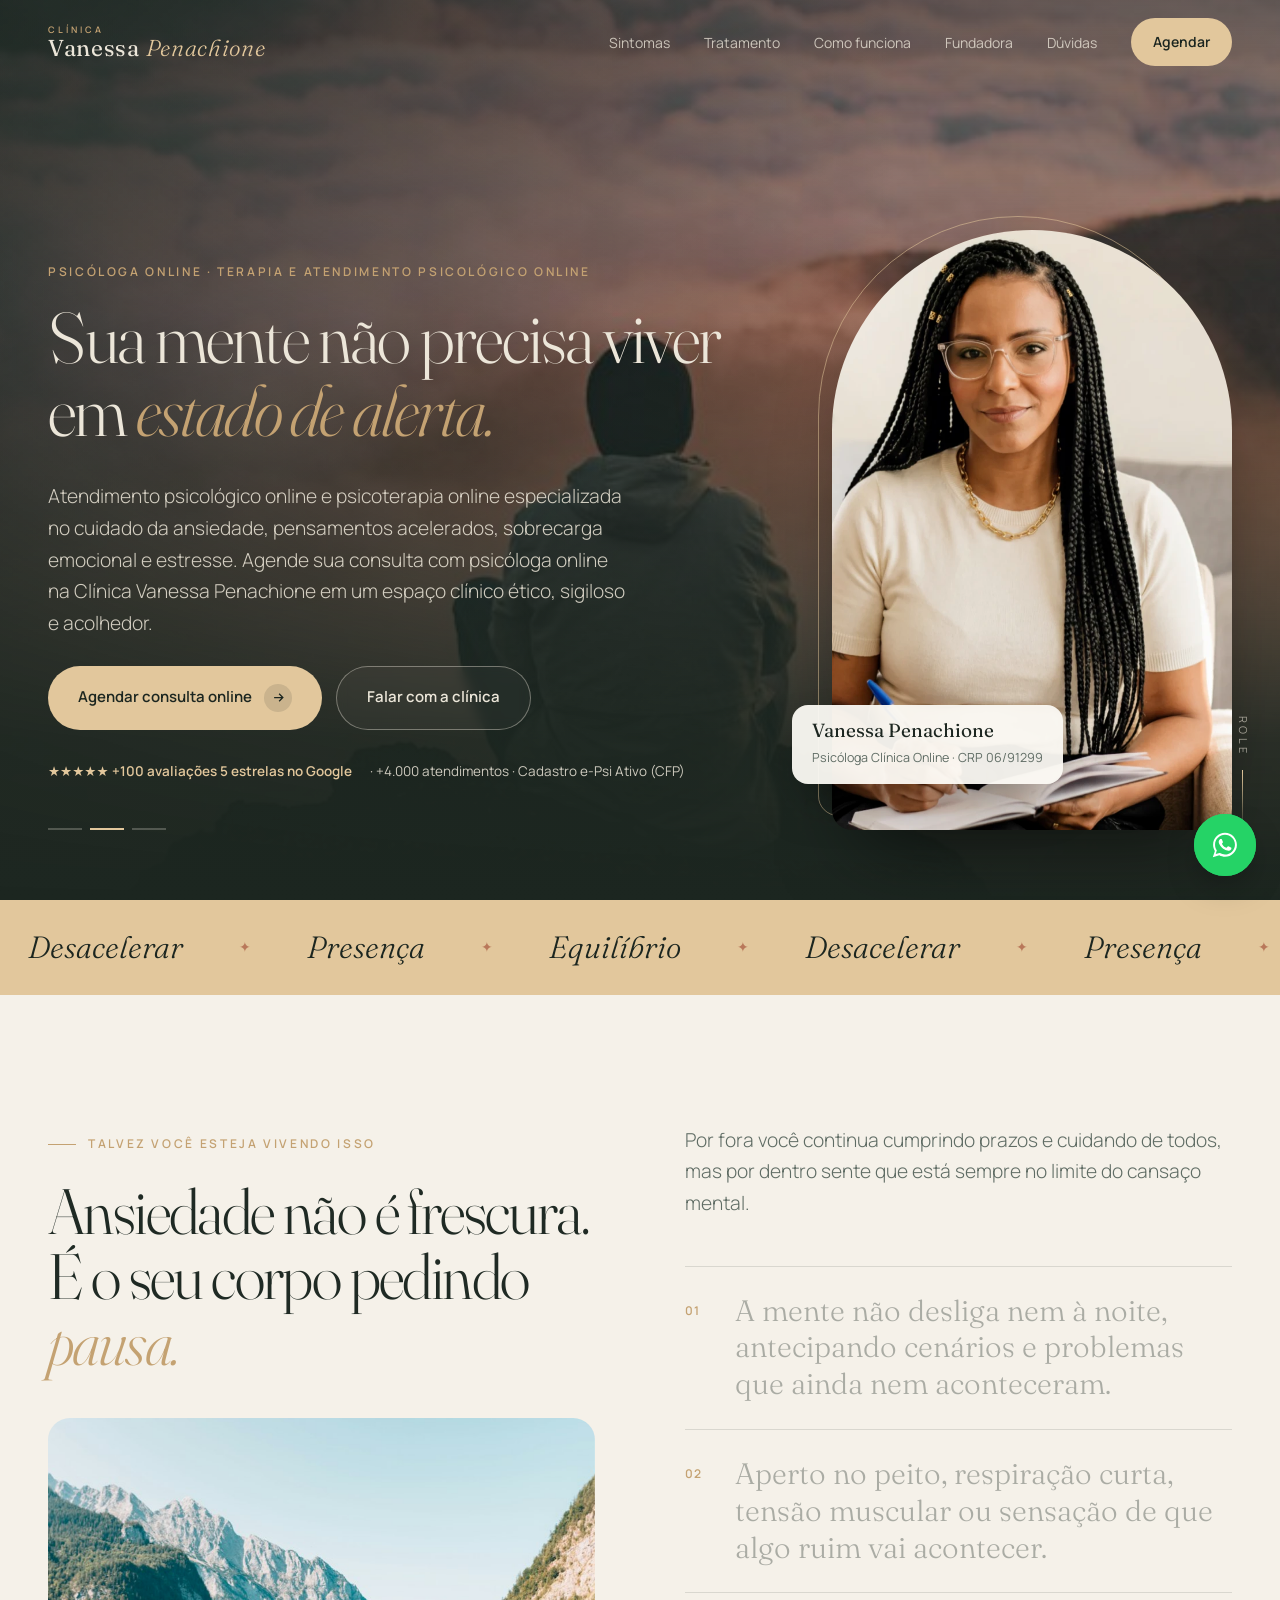
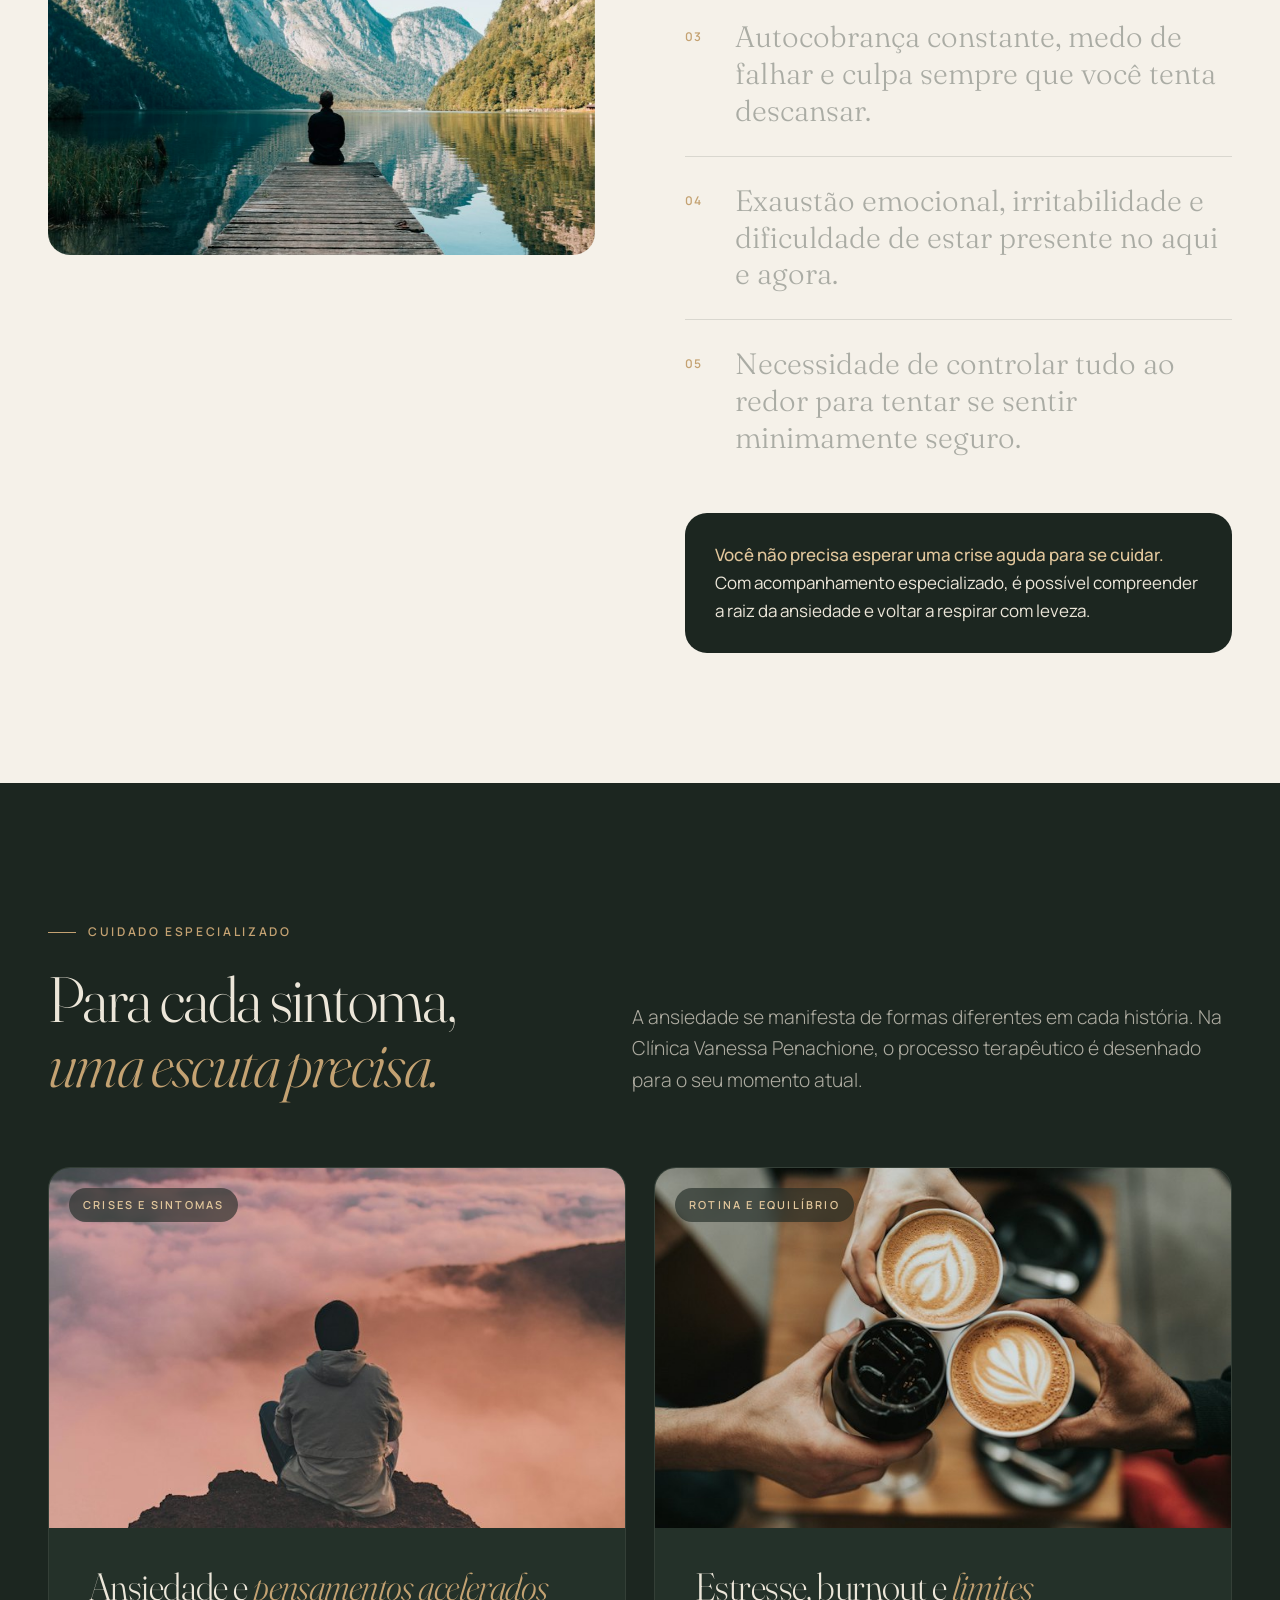
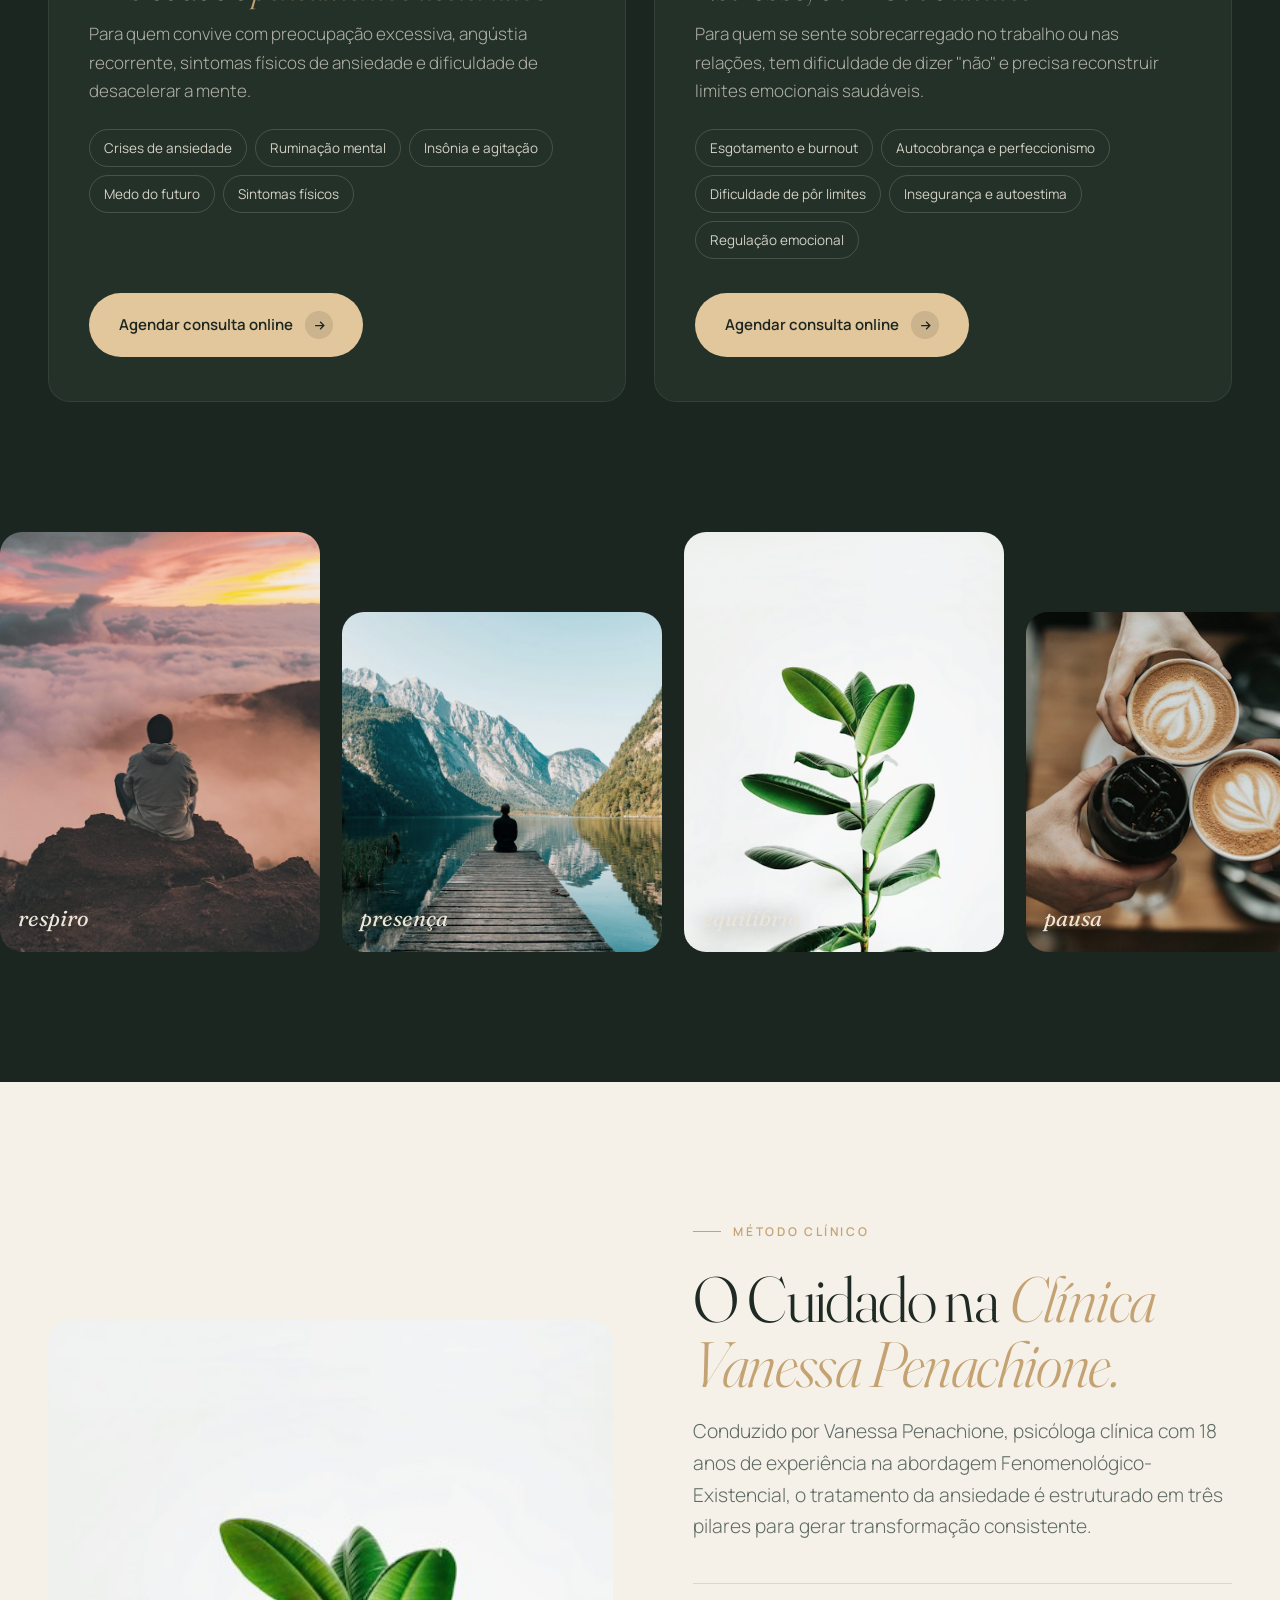
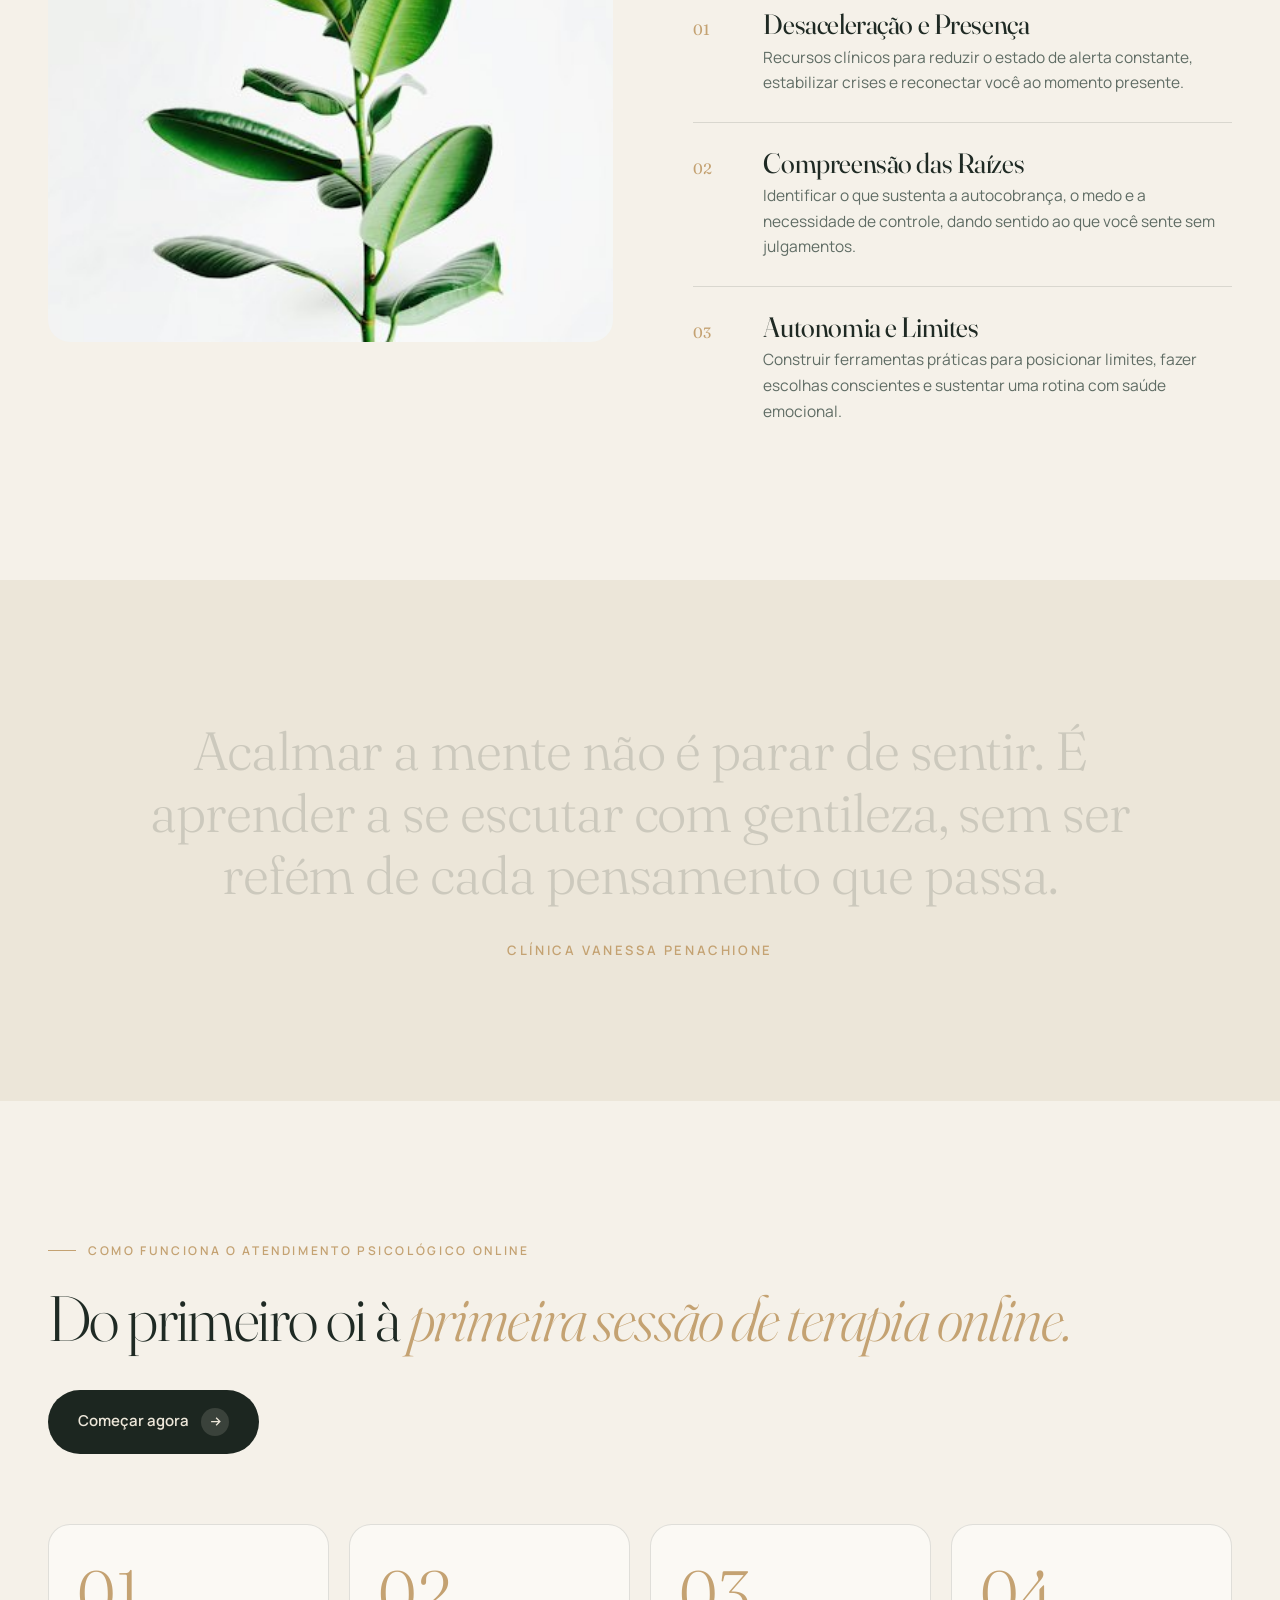
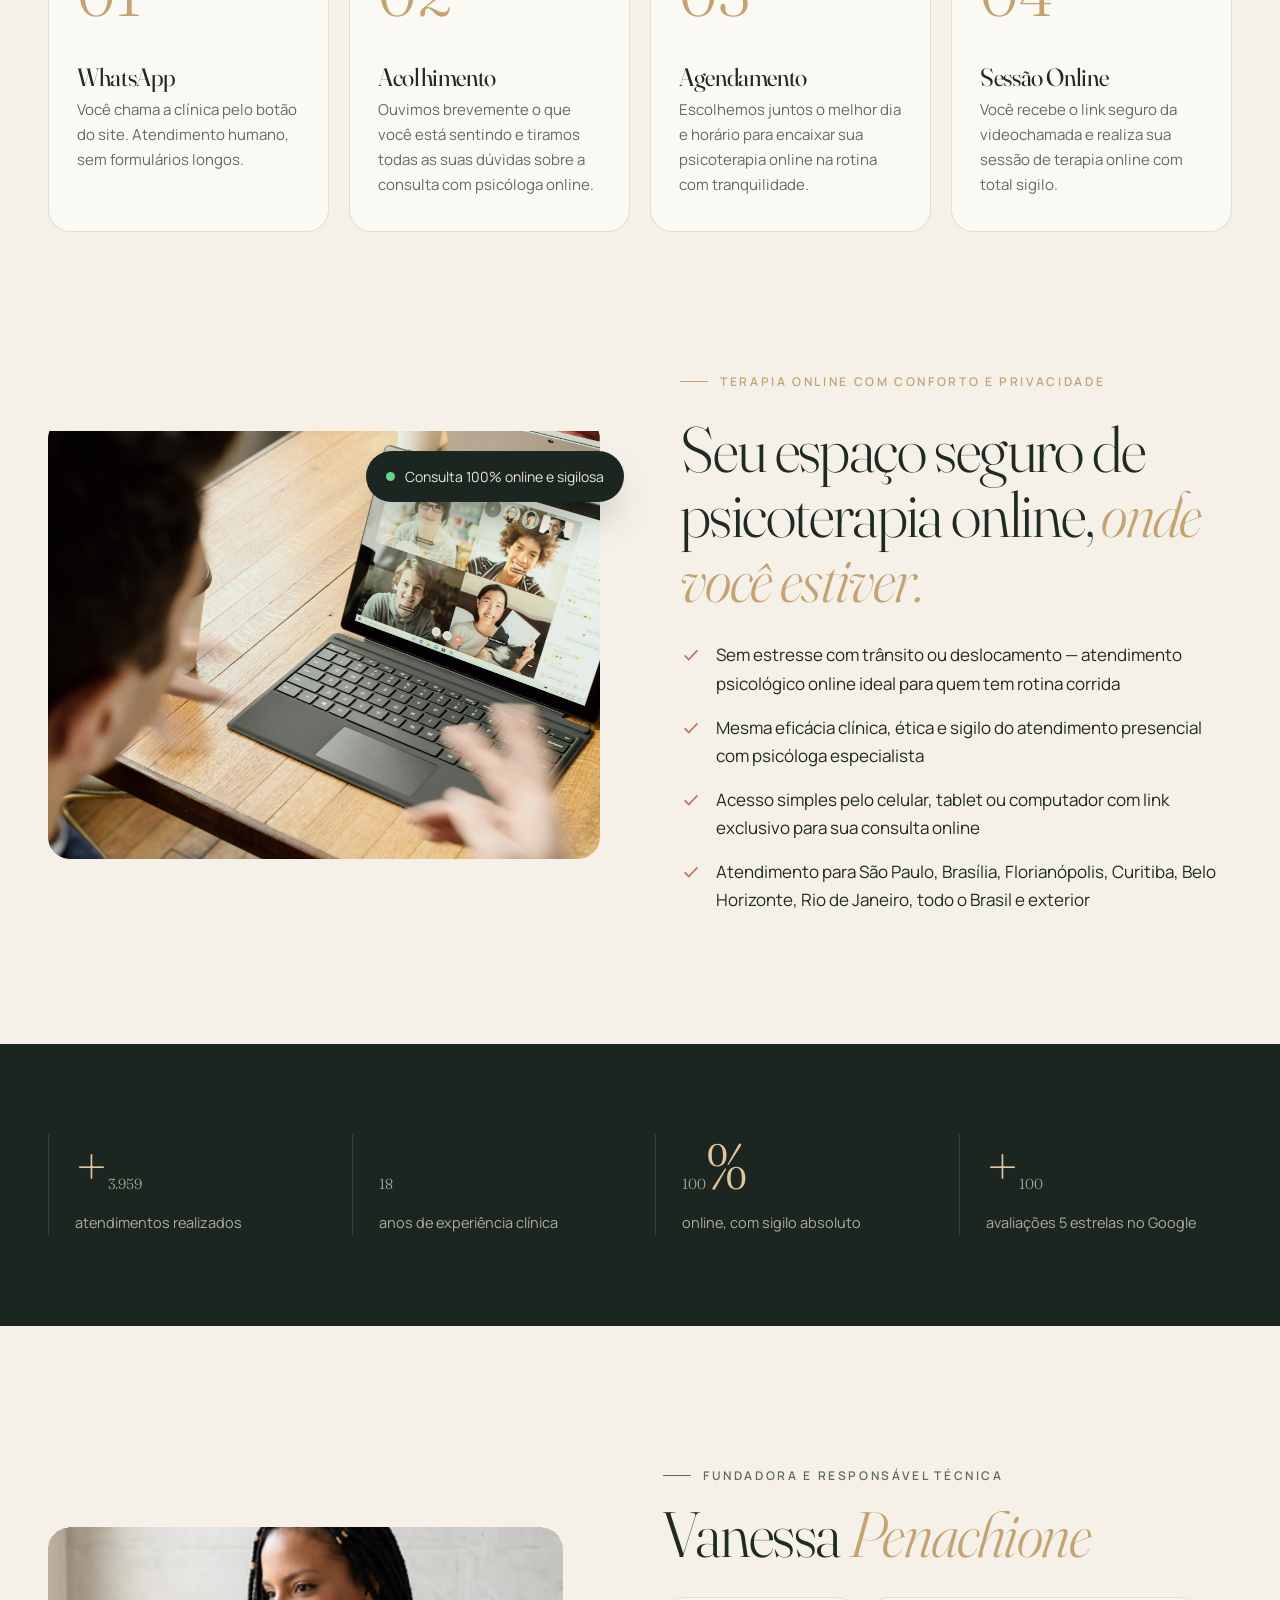
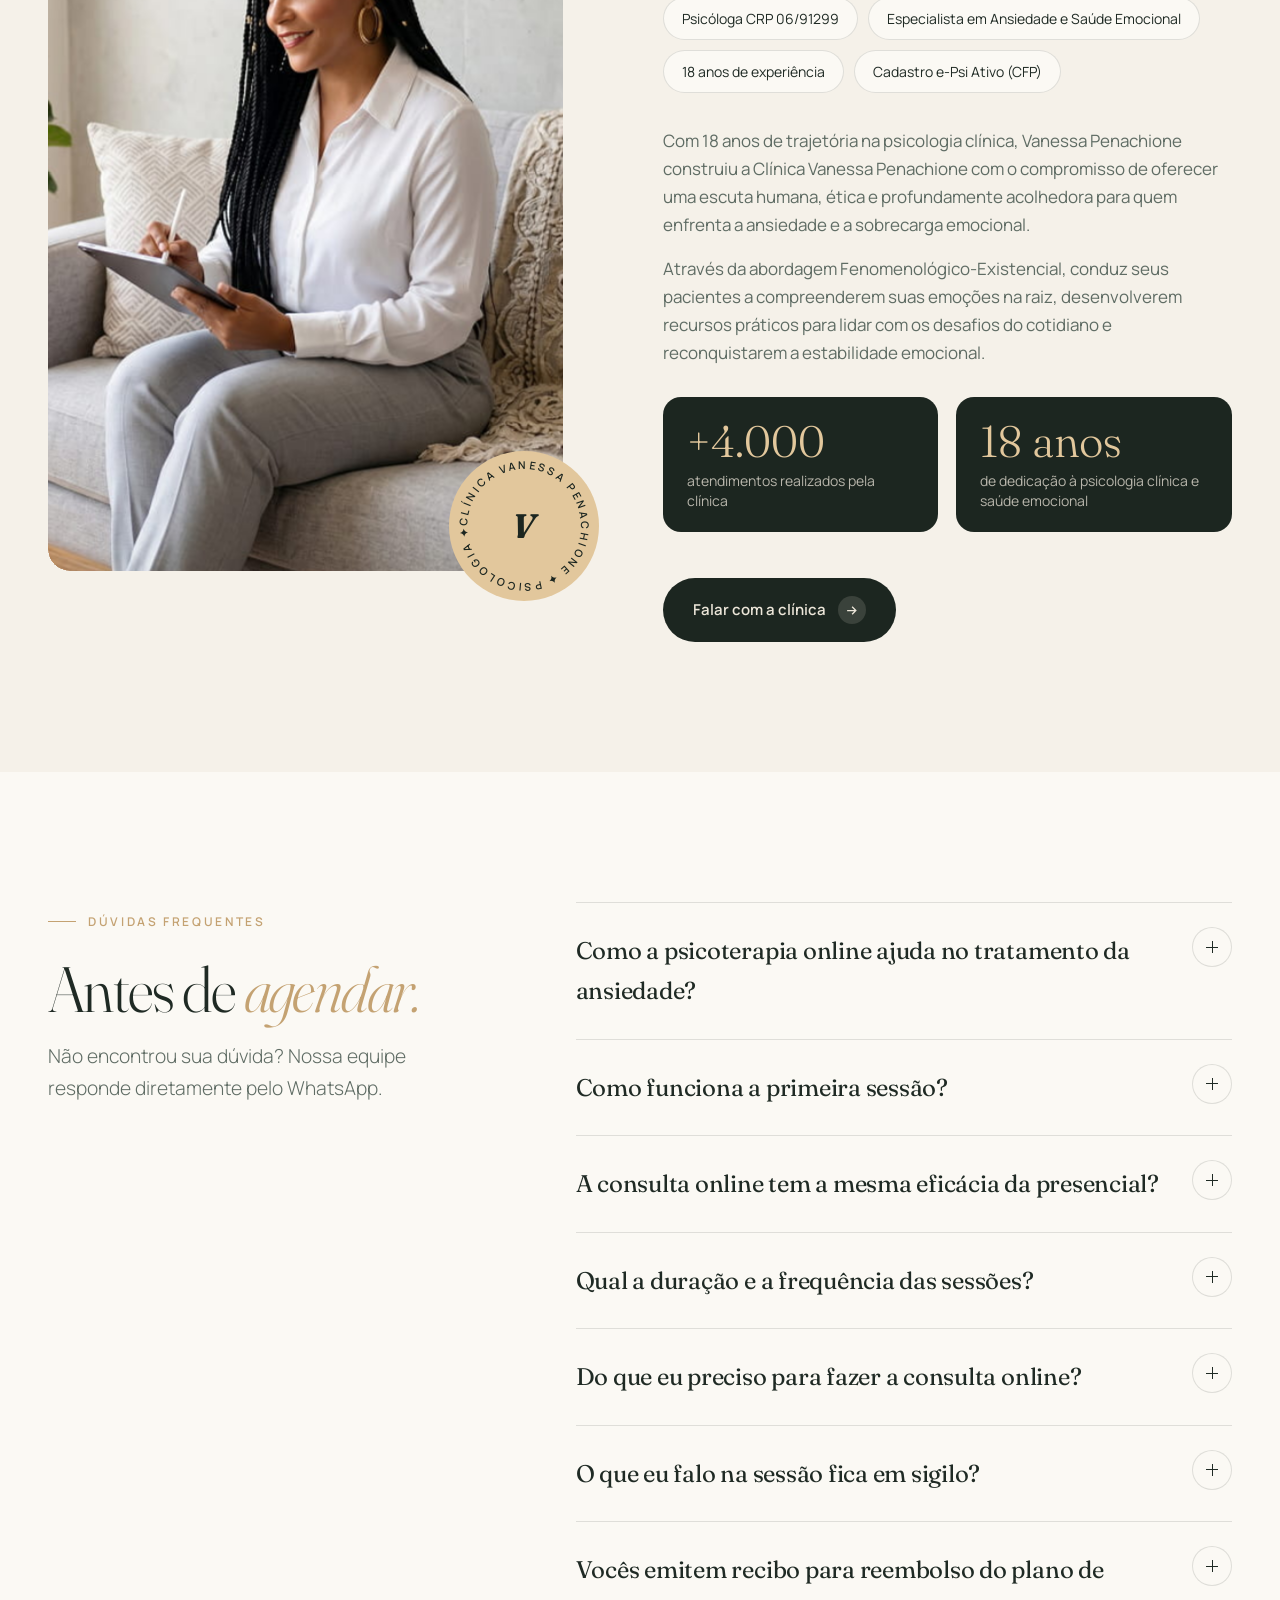
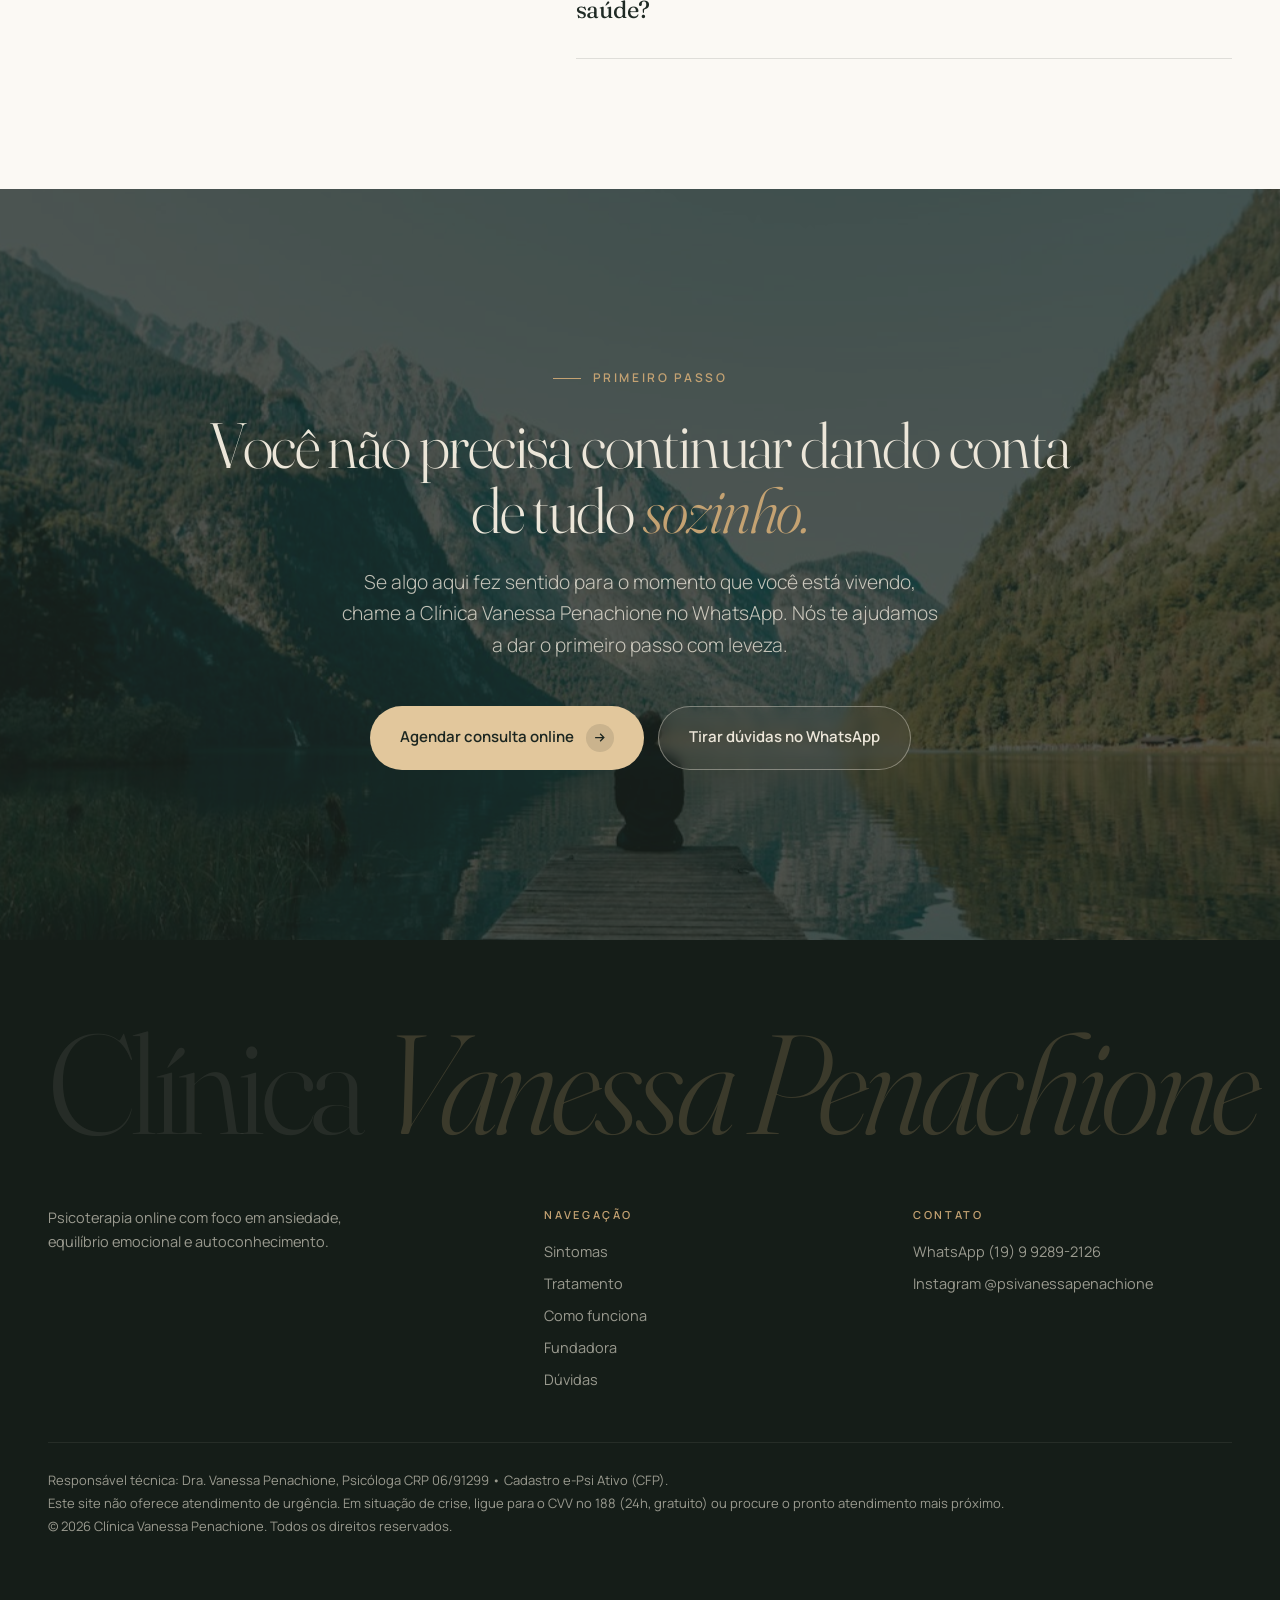
<file: consulta-online/index.html>
<!DOCTYPE html>
<html lang="pt-BR">
<head>
  <meta charset="UTF-8">
  <meta name="viewport" content="width=device-width, initial-scale=1.0, viewport-fit=cover">
  <title>Psicóloga Online e Terapia Online para Ansiedade | Clínica Vanessa Penachione</title>
  <meta name="robots" content="index, follow, max-image-preview:large">
  <link rel="canonical" href="https://vanessapenachione.com.br/consulta-online/">
  <meta name="description" content="Atendimento psicológico online e sessão de terapia online com psicóloga especialista em ansiedade, estresse e sobrecarga emocional. Agende sua consulta online na Clínica Vanessa Penachione – CRP 06/91299.">
  <meta name="keywords" content="psicóloga online, terapia online, psicoterapia online, atendimento psicológico online, consulta psicóloga online, sessão de terapia online, psicóloga para ansiedade online">
  <meta property="og:type" content="website">
  <meta property="og:site_name" content="Clínica Vanessa Penachione">
  <meta property="og:title" content="Psicóloga Online e Terapia Online para Ansiedade | Clínica Vanessa Penachione">
  <meta property="og:description" content="Atendimento psicológico online e psicoterapia online especializada no cuidado da ansiedade, crises emocionais e esgotamento mental. Clínica Vanessa Penachione.">
  <meta property="og:url" content="https://vanessapenachione.com.br/consulta-online/">
  <meta property="og:image" content="https://vanessapenachione.com.br/assets/img/Foto-Vanessa-Psicologa-2.jpg">

  <!-- Preload da imagem principal (LCP) -->
  <link rel="preload" as="image" href="../assets/img/vanessa.webp" fetchpriority="high">

  <!-- Schema.org JSON-LD (Qualidade Semântica Google Ads + SEO) -->
  <script type="application/ld+json">
  {
    "@context": "https://schema.org",
    "@graph": [
      {
        "@type": ["MedicalBusiness", "Psychologist"],
        "@id": "https://vanessapenachione.com.br/consulta-online/#clinica",
        "name": "Clínica Vanessa Penachione - Psicóloga Online e Terapia Online",
        "url": "https://vanessapenachione.com.br/consulta-online/",
        "image": "https://vanessapenachione.com.br/assets/img/Foto-Vanessa-Psicologa-2.jpg",
        "description": "Atendimento psicológico online, terapia online e psicoterapia online especializada em ansiedade, estresse e saúde emocional com a Psicóloga Clínica Vanessa Penachione (CRP 06/91299).",
        "telephone": "+55-19-99289-2126",
        "priceRange": "$$",
        "areaServed": {
          "@type": "Country",
          "name": "Brasil"
        },
        "availableService": [
          { "@type": "MedicalTherapy", "name": "Atendimento Psicológico Online" },
          { "@type": "MedicalTherapy", "name": "Terapia Online para Ansiedade" },
          { "@type": "MedicalTherapy", "name": "Psicoterapia Online Individual" },
          { "@type": "MedicalTherapy", "name": "Consulta com Psicóloga Online" }
        ],
        "aggregateRating": {
          "@type": "AggregateRating",
          "ratingValue": "5.0",
          "reviewCount": "100"
        }
      },
      {
        "@type": "FAQPage",
        "mainEntity": [
          {
            "@type": "Question",
            "name": "Como a psicoterapia online ajuda no tratamento da ansiedade?",
            "acceptedAnswer": {
              "@type": "Answer",
              "text": "A terapia online oferece um espaço seguro para identificar os gatilhos que mantêm sua mente em alerta, trabalhar a autocobrança e construir recursos práticos de regulação emocional, reduzindo tanto os pensamentos acelerados quanto os sintomas físicos."
            }
          },
          {
            "@type": "Question",
            "name": "A consulta com psicóloga online tem a mesma eficácia da presencial?",
            "acceptedAnswer": {
              "@type": "Answer",
              "text": "Sim. O atendimento psicológico online é regulamentado pelo Conselho Federal de Psicologia (CFP) e possui a mesma profundidade, vínculo terapêutico e eficácia clínica do atendimento presencial."
            }
          },
          {
            "@type": "Question",
            "name": "Qual a duração e a frequência das sessões de terapia online?",
            "acceptedAnswer": {
              "@type": "Answer",
              "text": "As sessões de terapia online têm duração média de 50 minutos e ocorrem semanalmente por videochamada sigilosa em dia e horário reservados para você."
            }
          }
        ]
      }
    ]
  }
  </script>

  <!-- Google Tag Manager -->
  <script>(function(w,d,s,l,i){w[l]=w[l]||[];w[l].push({'gtm.start':
  new Date().getTime(),event:'gtm.js'});var f=d.getElementsByTagName(s)[0],
  j=d.createElement(s),dl=l!='dataLayer'?'&l='+l:'';j.async=true;j.src=
  'https://www.googletagmanager.com/gtm.js?id='+i+dl;f.parentNode.insertBefore(j,f);
  })(window,document,'script','dataLayer','GTM-53XDV8VB');</script>
  <!-- End Google Tag Manager -->

  <!-- Google Fonts: Fraunces & Manrope -->
  <link rel="preconnect" href="https://fonts.googleapis.com">
  <link rel="preconnect" href="https://fonts.gstatic.com" crossorigin>
  <link href="https://fonts.googleapis.com/css2?family=Fraunces:ital,opsz,wght@0,9..144,300;0,9..144,400;1,9..144,300;1,9..144,400&family=Manrope:wght@300;400;500;600;700&display=swap" rel="stylesheet">

  <!-- Pixel TinTim -->
  <script> (function(window, document, script) { if (!window.tt) { window.tt = window.tt || {}; c = document.getElementsByTagName('head')[0]; k = document.createElement('script'); k.async = 1; k.src = script; c.appendChild(k); } window.tt.accountCode = 'f01b1c47-3c53-4125-b417-0e957bc54054'; })(window, document, '//s.tintim.app/static/core/tintim-1.0.js'); </script>

  <style>
#raiz{
  --verde:#1c2620; --verde2:#243129; --verde3:#30433a;
  --creme:#ece6d9; --creme2:#f5f1e9; --papel:#fbf9f4;
  --ouro:#c4a272; --ouro2:#e2c79c; --terra:#b9785a;
  --texto:#1f2a24; --suave:#5f6c64; --linha:rgba(31,42,36,.13);
  --serif:"Fraunces",Georgia,serif; --sans:"Manrope",system-ui,sans-serif;
  --r:22px; --max:1240px; --ease:cubic-bezier(.2,.7,.1,1);
}
#raiz,#raiz *{box-sizing:border-box;margin:0;padding:0}
html{scroll-behavior:smooth}
body{margin:0!important;background:#f5f1e9!important}
#raiz{font-family:var(--sans);font-weight:400;color:var(--texto);background:var(--creme2);font-size:17px;line-height:1.65;-webkit-font-smoothing:antialiased;overflow-x:clip}
#raiz img{max-width:100%;display:block}
#raiz a{color:inherit}
#raiz .wrap{max-width:var(--max);margin:0 auto;padding:0 28px}
#raiz h1,#raiz h2,#raiz h3{font-family:var(--serif);font-weight:300;line-height:1.02;letter-spacing:-.025em;font-variation-settings:"opsz" 144;color:inherit;text-transform:none}
#raiz h1{font-size:clamp(46px,7.6vw,112px)}
#raiz h2{font-size:clamp(36px,5vw,68px)}
#raiz h3{font-size:28px;font-weight:400;letter-spacing:-.015em}
#raiz em{font-style:italic;color:var(--ouro)}
#raiz .kicker{font-size:12px;letter-spacing:.22em;text-transform:uppercase;font-weight:600;color:var(--ouro);display:inline-flex;align-items:center;gap:12px;margin-bottom:24px}
#raiz .kicker:before{content:"";width:28px;height:1px;background:currentColor}
#raiz .lead{font-size:clamp(17px,1.5vw,20px);color:var(--suave);max-width:600px;font-weight:300}
#raiz section{padding:130px 0;position:relative}
#raiz .btn{display:inline-flex;align-items:center;gap:12px;padding:18px 30px;border-radius:999px;font-family:var(--sans);font-size:15px;font-weight:600;text-decoration:none;transition:transform .35s var(--ease),box-shadow .35s,background .35s,color .35s;cursor:pointer;border:0;position:relative;overflow:hidden;white-space:nowrap}
#raiz .btn .seta{width:28px;height:28px;border-radius:50%;display:grid;place-items:center;background:rgba(28,38,32,.12);transition:transform .35s var(--ease)}
#raiz .btn:hover .seta{transform:translateX(4px) rotate(-45deg)}
#raiz .btn svg{width:15px;height:15px}
#raiz .btn-ouro{background:var(--ouro2);color:var(--verde)}
#raiz .btn-ouro:hover{background:#ecd5ae;box-shadow:0 18px 40px -12px rgba(196,162,114,.7)}
#raiz .btn-linha{border:1px solid rgba(236,230,217,.4);color:var(--creme);background:rgba(236,230,217,.04);backdrop-filter:blur(6px)}
#raiz .btn-linha:hover{background:var(--creme);color:var(--verde)}
#raiz .btn-verde{background:var(--verde);color:var(--creme)}
#raiz .btn-verde .seta{background:rgba(236,230,217,.14)}
/* progresso */
#raiz .progresso{position:fixed;top:0;left:0;height:2px;background:var(--ouro2);z-index:80;width:0}
/* header */
#raiz header{position:fixed;inset:0 0 auto 0;z-index:50;transition:background .4s,transform .4s var(--ease)}
#raiz header.solid{background:rgba(28,38,32,.86);backdrop-filter:blur(14px)}
#raiz header.some{transform:translateY(-100%)}
#raiz .nav{display:flex;align-items:center;justify-content:space-between;height:84px}
#raiz .logo{text-decoration:none;color:var(--creme);font-family:var(--serif);font-size:23px;letter-spacing:.03em;line-height:1;font-weight:400}
#raiz .logo small{display:block;font-family:var(--sans);font-size:9px;letter-spacing:.34em;color:var(--ouro);margin-bottom:3px;font-weight:600}
#raiz .logo i{color:var(--ouro2);font-weight:300}
#raiz .menu{display:flex;gap:34px;align-items:center;list-style:none}
#raiz .menu a{text-decoration:none;font-size:14px;position:relative}
#raiz .menu a:not(.btn){color:rgba(236,230,217,.78)}
#raiz .menu a:not(.btn):after{content:"";position:absolute;left:0;bottom:-6px;width:100%;height:1px;background:var(--ouro2);transform:scaleX(0);transform-origin:right;transition:transform .4s var(--ease)}
#raiz .menu a:not(.btn):hover:after{transform:scaleX(1);transform-origin:left}
#raiz .menu .btn{padding:12px 22px;font-size:14px}
#raiz .burger{display:none;background:none;border:1px solid rgba(236,230,217,.3);border-radius:50%;width:46px;height:46px;color:var(--creme)}
#raiz .burger span{display:block;width:16px;height:1px;background:currentColor;margin:4px auto;transition:transform .3s}
/* HERO */
#raiz .hero{min-height:100svh;display:flex;align-items:flex-end;background:var(--verde);color:var(--creme);overflow:hidden;padding:150px 0 70px}
#raiz .slides{position:absolute;inset:0}
#raiz .slide{position:absolute;inset:-4%;background-size:cover;background-position:center;opacity:0;transition:opacity 2s ease;animation:kb 16s linear infinite}
#raiz .slide.ativo{opacity:1}
@keyframes kb{0%{transform:scale(1) translate(0,0)}100%{transform:scale(1.14) translate(-2%,-1%)}}
#raiz .hero:before{content:"";position:absolute;inset:0;z-index:1;background:linear-gradient(180deg,rgba(28,38,32,.55) 0%,rgba(28,38,32,.25) 35%,rgba(28,38,32,.92) 82%,var(--verde) 100%),linear-gradient(90deg,rgba(28,38,32,.7),transparent 70%)}
#raiz .hero .wrap{position:relative;z-index:2;width:100%}
#raiz .hero h1{max-width:760px;margin-bottom:34px;font-size:clamp(44px,5.6vw,94px)}
#raiz .hero h1 .h1-sub{display:block;font-family:var(--sans);font-size:12px;letter-spacing:.22em;text-transform:uppercase;font-weight:600;color:var(--ouro);margin-bottom:20px;line-height:1.4}
#raiz .hero-prova{display:flex;flex-wrap:wrap;gap:10px 18px;align-items:center;font-size:13.5px;color:rgba(236,230,217,.85);margin-top:4px}
#raiz .hero-prova strong{color:var(--ouro2);font-weight:600}
#raiz .hero-grid{display:grid;grid-template-columns:1fr minmax(300px,400px);gap:70px;align-items:end}
#raiz .hero-foto{position:relative;margin:0}
#raiz .hero-foto:before{content:"";position:absolute;inset:-14px 14px 14px -14px;border:1px solid rgba(226,199,156,.55);border-radius:220px 220px 22px 22px;z-index:-1}
#raiz .arco{aspect-ratio:2/3;border-radius:220px 220px 22px 22px;overflow:hidden;box-shadow:0 40px 80px -30px rgba(0,0,0,.6)}
#raiz .arco img{width:100%;height:100%;object-fit:cover;object-position:70% 22%}
#raiz .selo-hero{position:absolute;left:-40px;bottom:46px;background:rgba(251,249,244,.95);color:var(--verde);border-radius:16px;padding:14px 20px;box-shadow:0 24px 50px -18px rgba(0,0,0,.5);animation:flutua 6s ease-in-out infinite}
#raiz .selo-hero b{display:block;font-family:var(--serif);font-weight:400;font-size:19px;line-height:1.2}
#raiz .selo-hero span{font-size:12.5px;color:var(--suave)}
@keyframes sobe{from{opacity:0;transform:translateY(18px)}to{opacity:1;transform:none}}
#raiz .hero-base{display:flex;flex-direction:column;align-items:flex-start;gap:26px}
#raiz .hero .lead{color:rgba(236,230,217,.86);max-width:580px}
#raiz .ctas{display:flex;gap:14px;flex-wrap:wrap}
#raiz .fade-in{opacity:1}
#raiz .dots{display:flex;gap:8px;margin-top:46px}
#raiz .dots button{width:34px;height:2px;border:0;background:rgba(236,230,217,.25);cursor:pointer;position:relative;overflow:hidden}
#raiz .dots button.ativo:after{content:"";position:absolute;inset:0;background:var(--ouro2);animation:barra 6s linear forwards}
@keyframes barra{from{transform:scaleX(0);transform-origin:left}to{transform:scaleX(1);transform-origin:left}}
#raiz .scroll-ind{position:absolute;right:28px;bottom:70px;z-index:2;writing-mode:vertical-rl;font-size:11px;letter-spacing:.3em;color:rgba(236,230,217,.6);display:flex;align-items:center;gap:14px}
#raiz .scroll-ind:after{content:"";width:1px;height:60px;background:linear-gradient(var(--ouro2),transparent);animation:desce 2s ease-in-out infinite}
@keyframes desce{0%{transform:scaleY(0);transform-origin:top}50%{transform:scaleY(1);transform-origin:top}51%{transform-origin:bottom}100%{transform:scaleY(0);transform-origin:bottom}}
/* marquee */
#raiz .marquee{background:var(--ouro2);color:var(--verde);overflow:hidden;padding:22px 0;white-space:nowrap}
#raiz .marquee .trilho{display:inline-flex;animation:mq 40s linear infinite}
#raiz .marquee span{font-family:var(--serif);font-style:italic;font-size:clamp(22px,2.4vw,32px);font-weight:300;padding:0 28px;display:inline-flex;align-items:center;gap:56px}
#raiz .marquee span:after{content:"✦";font-style:normal;font-size:14px;color:var(--terra)}
@keyframes mq{to{transform:translateX(-50%)}}
/* ident */
#raiz .ident-grid{display:grid;grid-template-columns:1fr 1fr;gap:90px;align-items:start}
#raiz .sticky{position:sticky;top:110px}
#raiz .img-moldura{border-radius:var(--r);overflow:hidden;position:relative;aspect-ratio:4/5}
#raiz .img-moldura img{width:100%;height:118%;object-fit:cover;will-change:transform}
#raiz .selo{position:absolute;left:-30px;bottom:40px;background:var(--papel);border-radius:18px;padding:20px 24px;box-shadow:0 30px 60px -20px rgba(28,38,32,.35);max-width:260px;animation:flutua 6s ease-in-out infinite}
#raiz .selo b{font-family:var(--serif);font-weight:400;font-size:20px;display:block;line-height:1.2;margin-bottom:4px}
#raiz .selo small{color:var(--suave);font-size:13px}
@keyframes flutua{50%{transform:translateY(-10px)}}
#raiz .sinais{list-style:none;margin-top:46px}
#raiz .sinais li{font-family:var(--serif);font-weight:300;font-size:clamp(23px,2.3vw,31px);line-height:1.25;padding:26px 0;border-top:1px solid var(--linha);display:grid;grid-template-columns:50px 1fr;color:rgba(31,42,36,.35);transition:color .6s}
#raiz .sinais li.on{color:var(--texto)}
#raiz .sinais li i{font-family:var(--sans);font-style:normal;font-size:12px;letter-spacing:.1em;color:var(--ouro);padding-top:10px;font-weight:600}
#raiz .fecho{margin-top:30px;padding:28px 30px;border-radius:var(--r);background:var(--verde);color:var(--creme);font-size:17px}
#raiz .fecho strong{color:var(--ouro2);font-weight:500}
/* formatos */
#raiz .formatos{background:var(--verde);color:var(--creme);overflow:hidden}
#raiz .formatos .lead{color:rgba(236,230,217,.7)}
#raiz .topo-sec{display:flex;justify-content:space-between;align-items:flex-end;gap:40px;flex-wrap:wrap}
#raiz .cards{display:grid;grid-template-columns:1fr 1fr;gap:28px;margin-top:70px}
#raiz .card{border-radius:var(--r);overflow:hidden;background:var(--verde2);border:1px solid rgba(236,230,217,.08);display:flex;flex-direction:column;transition:transform .6s var(--ease)}
#raiz .card:hover{transform:translateY(-8px)}
#raiz .card-img{aspect-ratio:16/10;overflow:hidden;position:relative}
#raiz .card-img img{width:100%;height:100%;object-fit:cover;transition:transform 1.4s var(--ease)}
#raiz .card:hover .card-img img{transform:scale(1.07)}
#raiz .card-img .tag{position:absolute;top:20px;left:20px;background:rgba(28,38,32,.6);backdrop-filter:blur(8px);color:var(--ouro2);font-size:11px;letter-spacing:.2em;text-transform:uppercase;padding:8px 14px;border-radius:999px;font-weight:600}
#raiz .card-corpo{padding:40px 40px 44px;display:flex;flex-direction:column;flex:1}
#raiz .card h3{font-size:38px;font-weight:300;margin-bottom:14px}
#raiz .card p{color:rgba(236,230,217,.7);margin-bottom:24px;font-weight:300}
#raiz .chips{display:flex;flex-wrap:wrap;gap:8px;margin-bottom:34px}
#raiz .chips span{border:1px solid rgba(236,230,217,.18);border-radius:999px;padding:7px 14px;font-size:13.5px;color:rgba(236,230,217,.88)}
#raiz .card .btn{margin-top:auto;align-self:flex-start}
/* galeria */
#raiz .galeria{padding:0 0 130px;background:var(--verde);overflow:hidden}
#raiz .galeria .trilho{display:flex;gap:22px;width:max-content;animation:mq 60s linear infinite}
#raiz .galeria:hover .trilho{animation-play-state:paused}
#raiz .galeria figure{width:320px;height:420px;border-radius:var(--r);overflow:hidden;flex:0 0 auto;position:relative}
#raiz .galeria figure:nth-child(even){height:340px;margin-top:80px}
#raiz .galeria img{width:100%;height:100%;object-fit:cover;filter:saturate(.85);transition:filter .6s,transform 1.2s var(--ease)}
#raiz .galeria figure:hover img{filter:saturate(1.05);transform:scale(1.05)}
#raiz .galeria figcaption{position:absolute;left:18px;bottom:16px;color:var(--creme);font-family:var(--serif);font-style:italic;font-size:22px;text-shadow:0 2px 20px rgba(0,0,0,.5)}
/* abordagem */
#raiz .abord{background:var(--creme2)}
#raiz .abord-grid{display:grid;grid-template-columns:1.05fr 1fr;gap:80px;align-items:center}
#raiz .abord-img{border-radius:var(--r);overflow:hidden;aspect-ratio:1/1.1;position:relative}
#raiz .abord-img img{width:100%;height:120%;object-fit:cover}
#raiz .pilares{display:grid;gap:0;margin-top:40px}
#raiz .pilar{display:grid;grid-template-columns:70px 1fr;padding:26px 0;border-top:1px solid var(--linha);cursor:default}
#raiz .pilar .n{font-family:var(--serif);font-size:15px;color:var(--ouro);padding-top:8px}
#raiz .pilar h3{transition:transform .5s var(--ease),color .4s}
#raiz .pilar:hover h3{transform:translateX(10px);color:var(--terra)}
#raiz .pilar p{color:var(--suave);font-size:15.5px;margin-top:6px}
#raiz .citacao{background:var(--creme);padding:140px 0;text-align:center;overflow:hidden}
#raiz .citacao blockquote{font-family:var(--serif);font-weight:300;font-size:clamp(30px,4.2vw,58px);line-height:1.15;letter-spacing:-.02em;max-width:1050px;margin:0 auto}
#raiz .citacao blockquote .pal{opacity:.15;transition:opacity .5s}
#raiz .citacao blockquote .pal.on{opacity:1}
#raiz .citacao cite{display:block;margin-top:34px;font-style:normal;font-size:13px;letter-spacing:.2em;text-transform:uppercase;color:var(--ouro);font-weight:600}
/* como funciona */
#raiz .passos{display:grid;grid-template-columns:repeat(4,1fr);gap:20px;margin-top:70px}
#raiz .passo{background:var(--papel);border:1px solid var(--linha);border-radius:var(--r);padding:36px 28px 34px;transition:background .5s,color .5s,transform .5s var(--ease)}
#raiz .passo:hover{background:var(--verde);color:var(--creme);transform:translateY(-6px)}
#raiz .passo:hover p{color:rgba(236,230,217,.7)}
#raiz .passo .num{font-family:var(--serif);font-weight:300;font-size:64px;line-height:1;color:var(--ouro);margin-bottom:40px;display:block}
#raiz .passo h3{font-size:25px;margin-bottom:8px}
#raiz .passo p{font-size:15px;color:var(--suave);transition:color .5s}
#raiz .online{display:grid;grid-template-columns:1fr 1fr;gap:80px;margin-top:130px;align-items:center}
#raiz .online-img{position:relative}
#raiz .online-img .img-moldura{aspect-ratio:5/4}
#raiz .badge-on{position:absolute;right:-24px;top:34px;background:var(--verde);color:var(--creme);padding:14px 20px;border-radius:999px;font-size:14px;display:flex;align-items:center;gap:10px;box-shadow:0 20px 40px -14px rgba(0,0,0,.4);animation:flutua 5s ease-in-out infinite}
#raiz .badge-on i{width:9px;height:9px;border-radius:50%;background:#5fd48a;box-shadow:0 0 0 0 rgba(95,212,138,.6);animation:pulso 2s infinite}
@keyframes pulso{70%{box-shadow:0 0 0 10px rgba(95,212,138,0)}100%{box-shadow:0 0 0 0 rgba(95,212,138,0)}}
#raiz .checks{list-style:none;display:grid;gap:16px;margin-top:30px}
#raiz .checks li{display:flex;gap:14px;align-items:flex-start}
#raiz .checks svg{flex:0 0 22px;width:22px;height:22px;color:var(--terra);margin-top:3px}
/* numeros */
#raiz .numeros{background:var(--verde);color:var(--creme);padding:90px 0}
#raiz .num-grid{display:grid;grid-template-columns:repeat(4,1fr);gap:30px}
#raiz .num-grid div{border-left:1px solid rgba(236,230,217,.14);padding-left:26px}
#raiz .num-grid b{display:block;font-family:var(--serif);font-weight:300;font-size:clamp(46px,5vw,72px);line-height:1;color:var(--ouro2);margin-bottom:10px}
#raiz .num-grid span{font-size:14.5px;color:rgba(236,230,217,.7)}
/* fundadora */
#raiz .fund-grid{display:grid;grid-template-columns:.95fr 1.05fr;gap:100px;align-items:center}
#raiz .foto{position:relative}
#raiz .foto .img-moldura{aspect-ratio:4/5;clip-path:inset(100% 0 0 0 round 22px);transition:clip-path 1.6s var(--ease)}
#raiz .foto.on .img-moldura{clip-path:inset(0 0 0 0 round 22px)}
#raiz .foto .img-moldura img{height:100%;background:var(--creme);transform:scale(1.03)}
#raiz .assinatura{position:absolute;right:-36px;bottom:-30px;width:150px;height:150px;border-radius:50%;background:var(--ouro2);display:grid;place-items:center;animation:gira 22s linear infinite}
#raiz .assinatura svg{width:100%;height:100%}
#raiz .assinatura b{position:absolute;font-family:var(--serif);font-style:italic;font-size:34px;color:var(--verde);animation:gira 22s linear infinite reverse}
@keyframes gira{to{transform:rotate(360deg)}}
#raiz .creds{display:flex;flex-wrap:wrap;gap:10px;margin:30px 0 34px}
#raiz .creds span{border:1px solid var(--linha);border-radius:999px;padding:9px 18px;font-size:14px;background:var(--papel)}
#raiz .fund p{color:var(--suave);margin-bottom:16px;max-width:580px}
#raiz .fund-nums{display:grid;grid-template-columns:1fr 1fr;gap:18px;margin:30px 0 30px;max-width:580px}
#raiz .fund-nums div{background:var(--verde);color:var(--creme);border-radius:18px;padding:22px 24px}
#raiz .fund-nums b{display:block;font-family:var(--serif);font-weight:300;font-size:44px;line-height:1;color:var(--ouro2);margin-bottom:8px}
#raiz .fund-nums span{font-size:14px;color:rgba(236,230,217,.75);line-height:1.4;display:block}
/* faq */
#raiz .faq{background:var(--papel)}
#raiz .faq-grid{display:grid;grid-template-columns:.8fr 1.2fr;gap:90px}
#raiz details{border-top:1px solid var(--linha)}
#raiz details:last-child{border-bottom:1px solid var(--linha)}
#raiz summary{list-style:none;cursor:pointer;padding:28px 60px 28px 0;font-family:var(--serif);font-size:24px;font-weight:400;letter-spacing:-.01em;position:relative;transition:color .3s}
#raiz summary:hover{color:var(--terra)}
#raiz summary::-webkit-details-marker{display:none}
#raiz summary:after{content:"";position:absolute;right:0;top:24px;width:38px;height:38px;border-radius:50%;border:1px solid var(--linha);background:linear-gradient(var(--texto),var(--texto)) center/12px 1px no-repeat,linear-gradient(var(--texto),var(--texto)) center/1px 12px no-repeat;transition:transform .4s var(--ease),background-color .3s}
#raiz details[open] summary:after{transform:rotate(45deg);background-color:var(--ouro2)}
#raiz details p{padding:0 60px 28px 0;color:var(--suave)}
/* final */
#raiz .final{color:var(--creme);text-align:center;overflow:hidden;padding:170px 0}
#raiz .final-bg{position:absolute;inset:-15% 0;background:url("../assets/img/casal/photo-1508672019048-805c876b67e2.jpg") center/cover;will-change:transform}
#raiz .final:before{content:"";position:absolute;inset:0;background:rgba(28,38,32,.76);z-index:1}
#raiz .final .wrap{position:relative;z-index:2}
#raiz .final h2{max-width:900px;margin:0 auto 24px}
#raiz .final .lead{margin:0 auto 44px;color:rgba(236,230,217,.8)}
#raiz .final .ctas{justify-content:center}
#raiz footer{background:#151d18;color:rgba(236,230,217,.62);padding:80px 0 120px;font-size:14.5px;overflow:hidden}
#raiz .foot-logo{font-family:var(--serif);font-weight:300;font-size:clamp(54px,11vw,160px);line-height:.9;letter-spacing:-.04em;color:rgba(236,230,217,.08);margin-bottom:60px;white-space:nowrap}
#raiz .foot-logo i{color:rgba(196,162,114,.22)}
#raiz .foot{display:grid;grid-template-columns:1.4fr 1fr 1fr;gap:50px}
#raiz footer h4{font-size:11px;letter-spacing:.24em;color:var(--ouro);font-weight:600;margin-bottom:16px}
#raiz footer ul{list-style:none;display:grid;gap:8px}
#raiz footer a{text-decoration:none}
#raiz footer a:hover{color:var(--creme)}
#raiz .legal{margin-top:50px;padding-top:26px;border-top:1px solid rgba(236,230,217,.08);font-size:13px;line-height:1.75}
#raiz .wa-fixo{position:fixed;right:24px;bottom:24px;z-index:60;width:62px;height:62px;border-radius:50%;background:#25d366;color:#fff;display:grid;place-items:center;box-shadow:0 14px 34px -8px rgba(0,0,0,.35);transition:transform .3s var(--ease)}
#raiz .wa-fixo:hover{transform:scale(1.08)}
#raiz .wa-fixo:before{content:"";position:absolute;inset:0;border-radius:50%;border:2px solid #25d366;animation:onda 2.4s ease-out infinite}
@keyframes onda{to{transform:scale(1.6);opacity:0}}
#raiz .wa-fixo svg{width:30px;height:30px}
#raiz .barra-mobile{display:none}
/* reveal */
#raiz .rv{opacity:0;transform:translateY(40px);transition:opacity 1.1s ease,transform 1.1s var(--ease)}
#raiz .rv.on{opacity:1;transform:none}
#raiz .rv.d1{transition-delay:.12s}
#raiz .rv.d2{transition-delay:.24s}
#raiz .rv.d3{transition-delay:.36s}
@media (prefers-reduced-motion:reduce){
  #raiz,#raiz *,#raiz *:before,#raiz:before,#raiz *:after,#raiz:after{animation:none!important;transition:none!important}
  #raiz .rv,#raiz .fade-in{opacity:1;transform:none}
  #raiz .foto .img-moldura{clip-path:none}
  #raiz .slide.ativo{opacity:1}
}
@media (max-width:1000px){
  #raiz section{padding:96px 0}
  #raiz .menu{position:fixed;inset:84px 0 auto 0;background:var(--verde);flex-direction:column;align-items:flex-start;padding:30px 28px 36px;gap:22px;display:none}
  #raiz .menu.aberto{display:flex}
  #raiz .menu a{font-size:18px}
  #raiz .burger{display:block}
  #raiz .ident-grid,#raiz .cards,#raiz .online,#raiz .fund-grid,#raiz .faq-grid,#raiz .foot,#raiz .abord-grid{grid-template-columns:1fr;gap:50px}
  #raiz .sticky{position:relative;top:0}
  #raiz .passos,#raiz .num-grid{grid-template-columns:1fr 1fr}
  #raiz .selo{left:16px}
  #raiz .badge-on{right:16px}
  #raiz .assinatura{right:10px;width:120px;height:120px}
  #raiz .foto{max-width:460px}
  #raiz .scroll-ind{display:none}
  #raiz .hero-grid{grid-template-columns:1fr 300px;gap:40px}
}
@media (max-width:600px){
  #raiz{font-size:16px}
  #raiz .wrap{padding:0 20px}
  #raiz .hero{padding:120px 0 40px}
  #raiz .hero h1{margin-bottom:24px}
  #raiz .hero-grid{grid-template-columns:1fr;gap:34px}
  #raiz .hero-foto{order:-1;width:50%;max-width:210px}
  #raiz .hero-foto:before{inset:-10px 10px 10px -10px}
  #raiz .selo-hero{left:auto;right:-88%;bottom:20px;padding:10px 14px}
  #raiz .selo-hero b{font-size:16px}
  #raiz .selo-hero span{font-size:11px}
  #raiz .ctas{width:100%}
  #raiz .ctas .btn{width:100%;justify-content:center}
  #raiz .dots{margin-top:30px}
  #raiz .card-corpo{padding:28px 24px 30px}
  #raiz .card h3{font-size:32px}
  #raiz .card .btn{align-self:stretch;justify-content:center}
  #raiz .galeria{padding-bottom:96px}
  #raiz .galeria figure{width:230px;height:300px}
  #raiz .galeria figure:nth-child(even){height:250px;margin-top:50px}
  #raiz .passos{grid-template-columns:1fr}
  #raiz .num-grid{gap:34px 16px}
  #raiz .num-grid div{padding-left:16px}
  #raiz .sinais li{grid-template-columns:38px 1fr;padding:20px 0}
  #raiz summary{font-size:21px;padding-right:54px}
  #raiz .wa-fixo{display:none}
  #raiz .barra-mobile{display:flex;position:fixed;inset:auto 0 0 0;z-index:60;padding:12px 14px calc(12px + env(safe-area-inset-bottom));background:rgba(28,38,32,.94);backdrop-filter:blur(12px);gap:10px;transform:translateY(110%);transition:transform .4s var(--ease)}
  #raiz .barra-mobile.on{transform:none}
  #raiz .barra-mobile .btn{flex:1;justify-content:center;padding:15px 8px;font-size:14px}
  #raiz .final{padding:120px 0}
}
  </style>
</head>
<body>
  <!-- Google Tag Manager (noscript) -->
  <noscript><iframe src="https://www.googletagmanager.com/ns.html?id=GTM-53XDV8VB"
  height="0" width="0" style="display:none;visibility:hidden"></iframe></noscript>
  <!-- End Google Tag Manager (noscript) -->

<div id="raiz">
<div class="progresso" id="prog" style="width: 0%;"></div>

<header id="topo">
  <div class="wrap nav">
    <a href="#inicio" class="logo" aria-label="Clínica Vanessa Penachione, início"><small>CLÍNICA</small>Vanessa <i>Penachione</i></a>
    <button class="burger" aria-label="Abrir menu" aria-expanded="false" onclick="toggleMenu(this)"><span></span><span></span></button>
    <ul class="menu" id="menu">
      <li><a href="#sinais">Sintomas</a></li>
      <li><a href="#formatos">Tratamento</a></li>
      <li><a href="#como-funciona">Como funciona</a></li>
      <li><a href="#fundadora">Fundadora</a></li>
      <li><a href="#duvidas">Dúvidas</a></li>
      <li><a class="btn btn-ouro wa" data-origem="menu_ansiedade" href="https://tintim.link/whatsapp/f01b1c47-3c53-4125-b417-0e957bc54054/7d1b584a-310f-4c18-86b0-ab0810d7af11" target="_blank" rel="noopener">Agendar</a></li>
    </ul>
  </div>
</header>

<main>
<section class="hero" id="inicio">
  <div class="slides" aria-hidden="true">
    <div class="slide" data-bg="../assets/img/casal/photo-1508672019048-805c876b67e2.jpg"></div>
    <div class="slide ativo" style="background-image:url('../assets/img/casal/photo-1512438248247-f0f2a5a8b7f0.jpg')"></div>
    <div class="slide" data-bg="../assets/img/casal/photo-1501004318641-b39e6451bec6.jpg"></div>
  </div>
  <div class="wrap">
    <div class="hero-grid">
      <div class="hero-txt">
        <h1 id="titulo"><span class="h1-sub">Psicóloga Online · Terapia e Atendimento Psicológico Online</span>Sua mente não precisa viver em <em>estado de alerta.</em></h1>
        <div class="hero-base">
          <p class="lead fade-in d1">Atendimento psicológico online e psicoterapia online especializada no cuidado da ansiedade, pensamentos acelerados, sobrecarga emocional e estresse. Agende sua consulta com psicóloga online na Clínica Vanessa Penachione em um espaço clínico ético, sigiloso e acolhedor.</p>
          <div class="ctas fade-in d2">
            <a class="btn btn-ouro wa" data-origem="hero_ansiedade" href="https://tintim.link/whatsapp/f01b1c47-3c53-4125-b417-0e957bc54054/7d1b584a-310f-4c18-86b0-ab0810d7af11" target="_blank" rel="noopener">Agendar consulta online <span class="seta"><svg viewBox="0 0 24 24" fill="none" stroke="currentColor" stroke-width="2"><path d="M5 12h14M13 6l6 6-6 6"></path></svg></span></a>
            <a class="btn btn-linha wa" data-origem="hero_duvidas" href="https://tintim.link/whatsapp/f01b1c47-3c53-4125-b417-0e957bc54054/7d1b584a-310f-4c18-86b0-ab0810d7af11" target="_blank" rel="noopener">Falar com a clínica</a>
          </div>
          <div class="hero-prova">
            <strong>★★★★★ +100 avaliações 5 estrelas no Google</strong>
            <span>· +4.000 atendimentos · Cadastro e-Psi Ativo (CFP)</span>
          </div>
        </div>
        <div class="dots fade-in d3" id="dots">
          <button aria-label="Foto 1"></button>
          <button aria-label="Foto 2" class="ativo"></button>
          <button aria-label="Foto 3"></button>
        </div>
      </div>
      <figure class="hero-foto">
        <div class="arco">
          <img decoding="async" fetchpriority="high" width="600" height="900" src="../assets/img/vanessa.webp" alt="Dra. Vanessa Penachione, psicóloga online e fundadora da Clínica Vanessa Penachione, em atendimento psicológico online">
        </div>
        <figcaption class="selo-hero">
          <b>Vanessa Penachione</b>
          <span>Psicóloga Clínica Online · CRP 06/91299</span>
        </figcaption>
      </figure>
    </div>
  </div>
  <div class="scroll-ind">ROLE</div>
</section>

<div class="marquee" aria-hidden="true"><div class="trilho">
  <span>Desacelerar</span><span>Presença</span><span>Equilíbrio</span><span>Desacelerar</span><span>Presença</span><span>Equilíbrio</span><span>Desacelerar</span><span>Presença</span><span>Equilíbrio</span><span>Desacelerar</span><span>Presença</span><span>Equilíbrio</span><span>Desacelerar</span><span>Presença</span><span>Equilíbrio</span><span>Desacelerar</span><span>Presença</span><span>Equilíbrio</span>
</div></div>

<section class="ident" id="sinais">
  <div class="wrap ident-grid">
    <div class="sticky">
      <p class="kicker rv">Talvez você esteja vivendo isso</p>
      <h2 class="rv d1">Ansiedade não é frescura. É o seu corpo pedindo <em>pausa.</em></h2>
      <div class="img-moldura rv d2" style="margin-top:44px;aspect-ratio:5/4">
        <img decoding="async" class="parallax" data-vel="0.08" src="../assets/img/casal/photo-1508672019048-805c876b67e2.jpg" alt="Momento de silêncio e tranquilidade diante de um lago" loading="lazy">
      </div>
    </div>
    <div>
      <p class="lead rv">Por fora você continua cumprindo prazos e cuidando de todos, mas por dentro sente que está sempre no limite do cansaço mental.</p>
      <ul class="sinais" id="sinaisLista">
        <li><i>01</i>A mente não desliga nem à noite, antecipando cenários e problemas que ainda nem aconteceram.</li>
        <li><i>02</i>Aperto no peito, respiração curta, tensão muscular ou sensação de que algo ruim vai acontecer.</li>
        <li><i>03</i>Autocobrança constante, medo de falhar e culpa sempre que você tenta descansar.</li>
        <li><i>04</i>Exaustão emocional, irritabilidade e dificuldade de estar presente no aqui e agora.</li>
        <li><i>05</i>Necessidade de controlar tudo ao redor para tentar se sentir minimamente seguro.</li>
      </ul>
      <p class="fecho rv"><strong>Você não precisa esperar uma crise aguda para se cuidar.</strong> Com acompanhamento especializado, é possível compreender a raiz da ansiedade e voltar a respirar com leveza.</p>
    </div>
  </div>
</section>

<section class="formatos" id="formatos">
  <div class="wrap">
    <div class="topo-sec">
      <div>
        <p class="kicker rv">Cuidado especializado</p>
        <h2 class="rv d1">Para cada sintoma,<br><em>uma escuta precisa.</em></h2>
      </div>
      <p class="lead rv d2">A ansiedade se manifesta de formas diferentes em cada história. Na Clínica Vanessa Penachione, o processo terapêutico é desenhado para o seu momento atual.</p>
    </div>
    <div class="cards">
      <article class="card rv">
        <div class="card-img"><img decoding="async" src="../assets/img/casal/photo-1512438248247-f0f2a5a8b7f0.jpg" alt="Pessoa em momento de reflexão e acolhimento" loading="lazy"><span class="tag">Crises e sintomas</span></div>
        <div class="card-corpo">
          <h3>Ansiedade e <em>pensamentos acelerados</em></h3>
          <p>Para quem convive com preocupação excessiva, angústia recorrente, sintomas físicos de ansiedade e dificuldade de desacelerar a mente.</p>
          <div class="chips"><span>Crises de ansiedade</span><span>Ruminação mental</span><span>Insônia e agitação</span><span>Medo do futuro</span><span>Sintomas físicos</span></div>
          <a class="btn btn-ouro wa" data-origem="card_crises" href="https://tintim.link/whatsapp/f01b1c47-3c53-4125-b417-0e957bc54054/7d1b584a-310f-4c18-86b0-ab0810d7af11" target="_blank" rel="noopener">Agendar consulta online <span class="seta"><svg viewBox="0 0 24 24" fill="none" stroke="currentColor" stroke-width="2"><path d="M5 12h14M13 6l6 6-6 6"></path></svg></span></a>
        </div>
      </article>
      <article class="card rv d1">
        <div class="card-img"><img decoding="async" src="../assets/img/casal/photo-1495474472287-4d71bcdd2085.jpg" alt="Pausa tranquila na rotina" loading="lazy"><span class="tag">Rotina e equilíbrio</span></div>
        <div class="card-corpo">
          <h3>Estresse, burnout e <em>limites</em></h3>
          <p>Para quem se sente sobrecarregado no trabalho ou nas relações, tem dificuldade de dizer "não" e precisa reconstruir limites emocionais saudáveis.</p>
          <div class="chips"><span>Esgotamento e burnout</span><span>Autocobrança e perfeccionismo</span><span>Dificuldade de pôr limites</span><span>Insegurança e autoestima</span><span>Regulação emocional</span></div>
          <a class="btn btn-ouro wa" data-origem="card_rotina" href="https://tintim.link/whatsapp/f01b1c47-3c53-4125-b417-0e957bc54054/7d1b584a-310f-4c18-86b0-ab0810d7af11" target="_blank" rel="noopener">Agendar consulta online <span class="seta"><svg viewBox="0 0 24 24" fill="none" stroke="currentColor" stroke-width="2"><path d="M5 12h14M13 6l6 6-6 6"></path></svg></span></a>
        </div>
      </article>
    </div>
  </div>
</section>

<div class="galeria" aria-hidden="true"><div class="trilho">
  <figure><img decoding="async" src="../assets/img/casal/photo-1512438248247-f0f2a5a8b7f0.jpg" alt="" loading="lazy"><figcaption>respiro</figcaption></figure>
  <figure><img decoding="async" src="../assets/img/casal/photo-1508672019048-805c876b67e2.jpg" alt="" loading="lazy"><figcaption>presença</figcaption></figure>
  <figure><img decoding="async" src="../assets/img/casal/photo-1501004318641-b39e6451bec6.jpg" alt="" loading="lazy"><figcaption>equilíbrio</figcaption></figure>
  <figure><img decoding="async" src="../assets/img/casal/photo-1495474472287-4d71bcdd2085.jpg" alt="" loading="lazy"><figcaption>pausa</figcaption></figure>
  <figure><img decoding="async" src="../assets/img/casal/photo-1544027993-37dbfe43562a.jpg" alt="" loading="lazy"><figcaption>acolhimento</figcaption></figure>
  <figure><img decoding="async" src="../assets/img/casal/photo-1522098543979-ffc7f79a56c4.jpg" alt="" loading="lazy"><figcaption>autoconhecimento</figcaption></figure>
  <figure><img decoding="async" src="../assets/img/casal/photo-1512438248247-f0f2a5a8b7f0.jpg" alt="" loading="lazy"><figcaption>respiro</figcaption></figure>
  <figure><img decoding="async" src="../assets/img/casal/photo-1508672019048-805c876b67e2.jpg" alt="" loading="lazy"><figcaption>presença</figcaption></figure>
  <figure><img decoding="async" src="../assets/img/casal/photo-1501004318641-b39e6451bec6.jpg" alt="" loading="lazy"><figcaption>equilíbrio</figcaption></figure>
  <figure><img decoding="async" src="../assets/img/casal/photo-1495474472287-4d71bcdd2085.jpg" alt="" loading="lazy"><figcaption>pausa</figcaption></figure>
  <figure><img decoding="async" src="../assets/img/casal/photo-1544027993-37dbfe43562a.jpg" alt="" loading="lazy"><figcaption>acolhimento</figcaption></figure>
  <figure><img decoding="async" src="../assets/img/casal/photo-1522098543979-ffc7f79a56c4.jpg" alt="" loading="lazy"><figcaption>autoconhecimento</figcaption></figure>
</div></div>

<section class="abord" id="abordagem">
  <div class="wrap abord-grid">
    <div class="abord-img rv"><img decoding="async" class="parallax" data-vel="0.1" src="../assets/img/casal/photo-1501004318641-b39e6451bec6.jpg" alt="Cuidado e equilíbrio emocional" loading="lazy"></div>
    <div>
      <p class="kicker rv">Método clínico</p>
      <h2 class="rv d1">O Cuidado na <em>Clínica Vanessa Penachione.</em></h2>
      <p class="lead rv d2" style="margin-top:20px">Conduzido por Vanessa Penachione, psicóloga clínica com 18 anos de experiência na abordagem Fenomenológico-Existencial, o tratamento da ansiedade é estruturado em três pilares para gerar transformação consistente.</p>
      <div class="pilares">
        <div class="pilar rv"><span class="n">01</span><div><h3>Desaceleração e Presença</h3><p>Recursos clínicos para reduzir o estado de alerta constante, estabilizar crises e reconectar você ao momento presente.</p></div></div>
        <div class="pilar rv d1"><span class="n">02</span><div><h3>Compreensão das Raízes</h3><p>Identificar o que sustenta a autocobrança, o medo e a necessidade de controle, dando sentido ao que você sente sem julgamentos.</p></div></div>
        <div class="pilar rv d2"><span class="n">03</span><div><h3>Autonomia e Limites</h3><p>Construir ferramentas práticas para posicionar limites, fazer escolhas conscientes e sustentar uma rotina com saúde emocional.</p></div></div>
      </div>
    </div>
  </div>
</section>

<section class="citacao">
  <div class="wrap">
    <blockquote id="cita">Acalmar a mente não é parar de sentir. É aprender a se escutar com gentileza, sem ser refém de cada pensamento que passa.</blockquote>
    <cite>Clínica Vanessa Penachione</cite>
  </div>
</section>

<section id="como-funciona">
  <div class="wrap">
    <div class="topo-sec">
      <div>
        <p class="kicker rv">Como funciona o Atendimento Psicológico Online</p>
        <h2 class="rv d1">Do primeiro oi à <em>primeira sessão de terapia online.</em></h2>
      </div>
      <a class="btn btn-verde wa rv d2" data-origem="como_funciona" href="https://tintim.link/whatsapp/f01b1c47-3c53-4125-b417-0e957bc54054/7d1b584a-310f-4c18-86b0-ab0810d7af11" target="_blank" rel="noopener">Começar agora <span class="seta"><svg viewBox="0 0 24 24" fill="none" stroke="currentColor" stroke-width="2"><path d="M5 12h14M13 6l6 6-6 6"></path></svg></span></a>
    </div>
    <div class="passos">
      <div class="passo rv"><span class="num">01</span><h3>WhatsApp</h3><p>Você chama a clínica pelo botão do site. Atendimento humano, sem formulários longos.</p></div>
      <div class="passo rv d1"><span class="num">02</span><h3>Acolhimento</h3><p>Ouvimos brevemente o que você está sentindo e tiramos todas as suas dúvidas sobre a consulta com psicóloga online.</p></div>
      <div class="passo rv d2"><span class="num">03</span><h3>Agendamento</h3><p>Escolhemos juntos o melhor dia e horário para encaixar sua psicoterapia online na rotina com tranquilidade.</p></div>
      <div class="passo rv d3"><span class="num">04</span><h3>Sessão Online</h3><p>Você recebe o link seguro da videochamada e realiza sua sessão de terapia online com total sigilo.</p></div>
    </div>

    <div class="online">
      <div class="online-img rv">
        <div class="img-moldura"><img decoding="async" class="parallax" data-vel="0.08" src="../assets/img/casal/photo-1612831455359-970e23a1e4e9.jpg" alt="Sessão de psicoterapia online por videochamada" loading="lazy"></div>
        <div class="badge-on"><i></i>Consulta 100% online e sigilosa</div>
      </div>
      <div>
        <p class="kicker rv">Terapia Online com Conforto e Privacidade</p>
        <h2 class="rv d1">Seu espaço seguro de psicoterapia online, <em>onde você estiver.</em></h2>
        <ul class="checks">
          <li class="rv"><svg viewBox="0 0 24 24" fill="none" stroke="currentColor" stroke-width="1.8"><path d="M5 12.5l4.5 4.5L19 7"></path></svg><span>Sem estresse com trânsito ou deslocamento — atendimento psicológico online ideal para quem tem rotina corrida</span></li>
          <li class="rv d1"><svg viewBox="0 0 24 24" fill="none" stroke="currentColor" stroke-width="1.8"><path d="M5 12.5l4.5 4.5L19 7"></path></svg><span>Mesma eficácia clínica, ética e sigilo do atendimento presencial com psicóloga especialista</span></li>
          <li class="rv d2"><svg viewBox="0 0 24 24" fill="none" stroke="currentColor" stroke-width="1.8"><path d="M5 12.5l4.5 4.5L19 7"></path></svg><span>Acesso simples pelo celular, tablet ou computador com link exclusivo para sua consulta online</span></li>
          <li class="rv d3"><svg viewBox="0 0 24 24" fill="none" stroke="currentColor" stroke-width="1.8"><path d="M5 12.5l4.5 4.5L19 7"></path></svg><span>Atendimento para São Paulo, Brasília, Florianópolis, Curitiba, Belo Horizonte, Rio de Janeiro, todo o Brasil e exterior</span></li>
        </ul>
      </div>
    </div>
  </div>
</section>

<section class="numeros">
  <div class="wrap num-grid">
    <div class="rv"><b>+<span class="conta" data-n="4000">4.000</span></b><span>atendimentos realizados</span></div>
    <div class="rv d1"><b><span class="conta" data-n="18">18</span></b><span>anos de experiência clínica</span></div>
    <div class="rv d2"><b><span class="conta" data-n="100">100</span>%</b><span>online, com sigilo absoluto</span></div>
    <div class="rv d3"><b>+<span class="conta" data-n="100">100</span></b><span>avaliações 5 estrelas no Google</span></div>
  </div>
</section>

<section id="fundadora">
  <div class="wrap fund-grid">
    <div class="foto" id="foto">
      <div class="img-moldura">
        <img decoding="async" src="../assets/img/Foto-Vanessa-Psicologa-2.jpg" alt="Dra. Vanessa Penachione, psicóloga e fundadora da Clínica Vanessa Penachione" loading="lazy">
      </div>
      <div class="assinatura" aria-hidden="true">
        <svg viewBox="0 0 100 100"><defs><path id="circ" d="M50,50 m-38,0 a38,38 0 1,1 76,0 a38,38 0 1,1 -76,0"></path></defs><text font-family="Manrope" font-size="7.1" letter-spacing="1.7" fill="#1c2620" font-weight="600"><textPath href="#circ">CLÍNICA VANESSA PENACHIONE ✦ PSICOLOGIA ✦</textPath></text></svg>
        <b>V</b>
      </div>
    </div>
    <div class="fund">
      <p class="kicker rv">Fundadora e responsável técnica</p>
      <h2 class="rv d1">Vanessa <em>Penachione</em></h2>
      <div class="creds rv d2"><span>Psicóloga CRP 06/91299</span><span>Especialista em Ansiedade e Saúde Emocional</span><span>18 anos de experiência</span><span>Cadastro e-Psi Ativo (CFP)</span></div>
      <p class="rv">Com 18 anos de trajetória na psicologia clínica, Vanessa Penachione construiu a Clínica Vanessa Penachione com o compromisso de oferecer uma escuta humana, ética e profundamente acolhedora para quem enfrenta a ansiedade e a sobrecarga emocional.</p>
      <p class="rv">Através da abordagem Fenomenológico-Existencial, conduz seus pacientes a compreenderem suas emoções na raiz, desenvolverem recursos práticos para lidar com os desafios do cotidiano e reconquistarem a estabilidade emocional.</p>
      <div class="fund-nums rv">
        <div><b>+4.000</b><span>atendimentos realizados pela clínica</span></div>
        <div><b>18 anos</b><span>de dedicação à psicologia clínica e saúde emocional</span></div>
      </div>
      <a class="btn btn-verde wa rv" data-origem="fundadora" href="https://tintim.link/whatsapp/f01b1c47-3c53-4125-b417-0e957bc54054/7d1b584a-310f-4c18-86b0-ab0810d7af11" style="margin-top:16px" target="_blank" rel="noopener">Falar com a clínica <span class="seta"><svg viewBox="0 0 24 24" fill="none" stroke="currentColor" stroke-width="2"><path d="M5 12h14M13 6l6 6-6 6"></path></svg></span></a>
    </div>
  </div>
</section>

<section class="faq" id="duvidas">
  <div class="wrap faq-grid">
    <div>
      <p class="kicker rv">Dúvidas frequentes</p>
      <h2 class="rv d1">Antes de <em>agendar.</em></h2>
      <p class="lead rv d2" style="margin-top:20px">Não encontrou sua dúvida? Nossa equipe responde diretamente pelo WhatsApp.</p>
    </div>
    <div class="rv">
      <details><summary>Como a psicoterapia online ajuda no tratamento da ansiedade?</summary><p>A terapia oferece um espaço seguro para identificar os gatilhos que mantêm sua mente em alerta, trabalhar a autocobrança e construir recursos práticos de regulação emocional, reduzindo tanto os pensamentos acelerados quanto os sintomas físicos.</p></details>
      <details><summary>Como funciona a primeira sessão?</summary><p>Na primeira sessão, você será acolhido sem julgamentos para contar o que está vivendo no seu próprio ritmo. A partir dessa escuta, alinhamos como funcionará o seu acompanhamento semanal e os objetivos do tratamento.</p></details>
      <details><summary>A consulta online tem a mesma eficácia da presencial?</summary><p>Sim. A psicoterapia online é regulamentada pelo Conselho Federal de Psicologia (CFP) e possui a mesma profundidade, vínculo terapêutico e eficácia clínica do atendimento presencial, com o conforto de ser realizada onde você se sentir mais seguro.</p></details>
      <details><summary>Qual a duração e a frequência das sessões?</summary><p>As sessões têm duração média de 50 minutos e ocorrem semanalmente em dia e horário reservados exclusivamente para você.</p></details>
      <details><summary>Do que eu preciso para fazer a consulta online?</summary><p>Apenas de um celular, tablet ou computador com acesso à internet e um local reservado onde você tenha privacidade para conversar com tranquilidade. O link de acesso é enviado antes da sessão.</p></details>
      <details><summary>O que eu falo na sessão fica em sigilo?</summary><p>Absolutamente. Todo o atendimento segue rigorosamente o Código de Ética Profissional do Psicólogo e as normas do Conselho Federal de Psicologia, garantindo sigilo total.</p></details>
      <details><summary>Vocês emitem recibo para reembolso do plano de saúde?</summary><p>Sim. Emitimos recibo e documentação regulamentada para que você possa solicitar o reembolso junto ao seu convênio médico, conforme as condições do seu plano.</p></details>
    </div>
  </div>
</section>

<section class="final" id="agendar">
  <div class="final-bg" id="finalBg"></div>
  <div class="wrap">
    <p class="kicker rv">Primeiro passo</p>
    <h2 class="rv d1">Você não precisa continuar dando conta de tudo <em>sozinho.</em></h2>
    <p class="lead rv d2">Se algo aqui fez sentido para o momento que você está vivendo, chame a Clínica Vanessa Penachione no WhatsApp. Nós te ajudamos a dar o primeiro passo com leveza.</p>
    <div class="ctas rv d3">
      <a class="btn btn-ouro wa" data-origem="final_ansiedade" href="https://tintim.link/whatsapp/f01b1c47-3c53-4125-b417-0e957bc54054/7d1b584a-310f-4c18-86b0-ab0810d7af11" target="_blank" rel="noopener">Agendar consulta online <span class="seta"><svg viewBox="0 0 24 24" fill="none" stroke="currentColor" stroke-width="2"><path d="M5 12h14M13 6l6 6-6 6"></path></svg></span></a>
      <a class="btn btn-linha wa" data-origem="final_duvidas" href="https://tintim.link/whatsapp/f01b1c47-3c53-4125-b417-0e957bc54054/7d1b584a-310f-4c18-86b0-ab0810d7af11" target="_blank" rel="noopener">Tirar dúvidas no WhatsApp</a>
    </div>
  </div>
</section>
</main>

<footer>
  <div class="wrap">
    <div class="foot-logo">Clínica <i>Vanessa Penachione</i></div>
    <div class="foot">
      <div><p style="max-width:340px">Psicoterapia online com foco em ansiedade, equilíbrio emocional e autoconhecimento.</p></div>
      <div>
        <h4>NAVEGAÇÃO</h4>
        <ul>
          <li><a href="#sinais">Sintomas</a></li>
          <li><a href="#formatos">Tratamento</a></li>
          <li><a href="#como-funciona">Como funciona</a></li>
          <li><a href="#fundadora">Fundadora</a></li>
          <li><a href="#duvidas">Dúvidas</a></li>
        </ul>
      </div>
      <div>
        <h4>CONTATO</h4>
        <ul>
          <li><a class="wa" data-origem="rodape" href="https://tintim.link/whatsapp/f01b1c47-3c53-4125-b417-0e957bc54054/7d1b584a-310f-4c18-86b0-ab0810d7af11" target="_blank" rel="noopener">WhatsApp (19) 9 9289-2126</a></li>
          <li><a href="https://www.instagram.com/psivanessapenachione/" target="_blank" rel="noopener">Instagram @psivanessapenachione</a></li>
        </ul>
      </div>
    </div>
    <div class="legal">
      Responsável técnica: Dra. Vanessa Penachione, Psicóloga CRP 06/91299 • Cadastro e-Psi Ativo (CFP).<br>
      Este site não oferece atendimento de urgência. Em situação de crise, ligue para o CVV no 188 (24h, gratuito) ou procure o pronto atendimento mais próximo.<br>
      © <span id="ano">2026</span> Clínica Vanessa Penachione. Todos os direitos reservados.
    </div>
  </div>
</footer>

<a class="wa-fixo wa" data-origem="flutuante" href="https://tintim.link/whatsapp/f01b1c47-3c53-4125-b417-0e957bc54054/7d1b584a-310f-4c18-86b0-ab0810d7af11" aria-label="Falar no WhatsApp" target="_blank" rel="noopener">
  <svg viewBox="0 0 32 32" fill="currentColor"><path d="M16 3C9 3 3.3 8.6 3.3 15.6c0 2.4.7 4.7 1.9 6.7L3 29l6.9-2.1c1.9 1 4 1.6 6.1 1.6 7 0 12.7-5.6 12.7-12.6S23 3 16 3zm0 23.1c-1.9 0-3.8-.5-5.4-1.5l-.4-.2-4.1 1.2 1.2-4-.3-.4c-1.1-1.7-1.6-3.6-1.6-5.6C5.4 9.8 10.2 5.1 16 5.1s10.6 4.7 10.6 10.5S21.8 26.1 16 26.1zm5.8-7.8c-.3-.2-1.9-.9-2.2-1-.3-.1-.5-.2-.7.2-.2.3-.8 1-1 1.2-.2.2-.4.2-.7.1-.3-.2-1.3-.5-2.6-1.6-1-.8-1.6-1.9-1.8-2.2-.2-.3 0-.5.1-.6l.5-.6c.2-.2.2-.3.3-.6.1-.2 0-.4 0-.6l-1-2.4c-.3-.6-.5-.5-.7-.5h-.6c-.2 0-.6.1-.9.4-.3.3-1.2 1.1-1.2 2.7s1.2 3.2 1.4 3.4c.2.2 2.4 3.6 5.7 5 .8.3 1.4.5 1.9.7.8.2 1.5.2 2.1.1.6-.1 1.9-.8 2.2-1.5.3-.8.3-1.4.2-1.5-.1-.2-.3-.3-.6-.4z"></path></svg>
</a>
<div class="barra-mobile" id="barra">
  <a class="btn btn-ouro wa" data-origem="barra_ansiedade" href="https://tintim.link/whatsapp/f01b1c47-3c53-4125-b417-0e957bc54054/7d1b584a-310f-4c18-86b0-ab0810d7af11" target="_blank" rel="noopener">Agendar consulta online</a>
  <a class="btn btn-linha wa" data-origem="barra_duvidas" href="https://tintim.link/whatsapp/f01b1c47-3c53-4125-b417-0e957bc54054/7d1b584a-310f-4c18-86b0-ab0810d7af11" target="_blank" rel="noopener">Tirar dúvidas</a>
</div>

<script>
/* ===== CONFIG ===== */
const TINTIM_LINK = "https://tintim.link/whatsapp/f01b1c47-3c53-4125-b417-0e957bc54054/7d1b584a-310f-4c18-86b0-ab0810d7af11";
/* ================== */
const reduz = matchMedia("(prefers-reduced-motion: reduce)").matches;

// WhatsApp + rastreamento
const tipo = o => o.includes("duvidas") ? "duvidas" : o.includes("rotina") ? "rotina" : "geral";
document.querySelectorAll("a.wa").forEach(a=>{
  const origem = a.dataset.origem || "site";
  if (!a.href || a.href.includes("wa.me")) a.href = TINTIM_LINK;
  a.target = "_blank"; a.rel = "noopener";
  a.addEventListener("click", ()=>{
    try{ if(window.dataLayer) window.dataLayer.push({event:"whatsapp_click", origem, tipo:tipo(origem)}); }catch(e){}
  });
});

// menu
function toggleMenu(b){ const m=document.getElementById("menu"); const on=m.classList.toggle("aberto"); b.setAttribute("aria-expanded",on); }
document.querySelectorAll("#menu a").forEach(a=>a.addEventListener("click",()=>document.getElementById("menu").classList.remove("aberto")));

// slideshow hero
(function(){
  const s=[...document.querySelectorAll(".slide")], d=[...document.querySelectorAll("#dots button")]; let k=1, t;
  const carregaBg = el => { if(el && el.dataset.bg){ el.style.backgroundImage = "url('" + el.dataset.bg + "')"; delete el.dataset.bg; } };
  addEventListener("load", ()=>setTimeout(()=>s.forEach(carregaBg), 1200));
  const vai = n => { carregaBg(s[n]); s[k].classList.remove("ativo"); d[k].classList.remove("ativo"); k=n; s[k].classList.add("ativo"); void d[k].offsetWidth; d[k].classList.add("ativo"); };
  const roda = () => { clearInterval(t); t=setInterval(()=>vai((k+1)%s.length),6000); };
  d.forEach((b,n)=>b.addEventListener("click",()=>{vai(n);roda();}));
  if(!reduz) roda();
})();

// citação palavra por palavra no scroll
(function(){
  const q=document.getElementById("cita");
  q.innerHTML=q.textContent.split(" ").map(p=>'<span class="pal">'+p+'</span>').join(" ");
})();
const pals=[...document.querySelectorAll("#cita .pal")];
const sinais=[...document.querySelectorAll("#sinaisLista li")];

// scroll: header, progresso, barra, parallax, citação, sinais
const header=document.getElementById("topo"), barra=document.getElementById("barra"), prog=document.getElementById("prog");
const pars=[...document.querySelectorAll(".parallax")], finalBg=document.getElementById("finalBg");
let ultimoY=0, tick=false;
function frame(){
  const y=scrollY, h=innerHeight;
  header.classList.toggle("solid", y>40);
  header.classList.toggle("some", [y>ultimoY, y>600, !document.getElementById("menu").classList.contains("aberto")].every(Boolean));
  ultimoY=y;
  barra.classList.toggle("on", y>h*.35);
  prog.style.width=(y/(document.documentElement.scrollHeight-h)*100)+"%";
  if(!reduz){
    pars.forEach(img=>{ const r=img.parentElement.getBoundingClientRect(); if(r.bottom<0||r.top>h) return; const v=+img.dataset.vel||.1; img.style.transform="translate3d(0,"+(-(r.top+r.height/2-h/2)*v-r.height*.08)+"px,0)"; });
    const fr=finalBg.parentElement.getBoundingClientRect(); if(fr.top<h) if(fr.bottom>0) finalBg.style.transform="translate3d(0,"+(fr.top*-.15)+"px,0)";
  }
  const qr=document.getElementById("cita").getBoundingClientRect();
  const prog2=Math.min(1,Math.max(0,(h*.85-qr.top)/(qr.height+h*.35)));
  pals.forEach((p,i)=>p.classList.toggle("on", i < prog2*pals.length*1.15));
  sinais.forEach(li=>{ const r=li.getBoundingClientRect(); li.classList.toggle("on", r.top < h*.72); });
  tick=false;
}
addEventListener("scroll",()=>{ if(!tick){ tick=true; requestAnimationFrame(frame); } },{passive:true});
addEventListener("resize",frame); frame();

// reveals + contadores + foto
const io=new IntersectionObserver(es=>es.forEach(e=>{
  if(!e.isIntersecting) return;
  const el=e.target; el.classList.add("on"); io.unobserve(el);
  if(el.querySelectorAll) el.querySelectorAll(".conta").forEach(c=>{
    const fim=+c.dataset.n, ini=+c.textContent||0, t0=performance.now(), dur=1600;
    const passo=t=>{ const p=Math.min(1,(t-t0)/dur), e2=1-Math.pow(1-p,3); c.textContent=Math.round(ini+(fim-ini)*e2).toLocaleString("pt-BR"); if(p<1) requestAnimationFrame(passo); };
    reduz ? c.textContent=fim.toLocaleString("pt-BR") : requestAnimationFrame(passo);
  });
}),{threshold:.15});
document.querySelectorAll(".rv,#foto").forEach(el=>io.observe(el));
document.getElementById("ano").textContent=new Date().getFullYear();
</script>
</div>
</body>
</html>
</file>
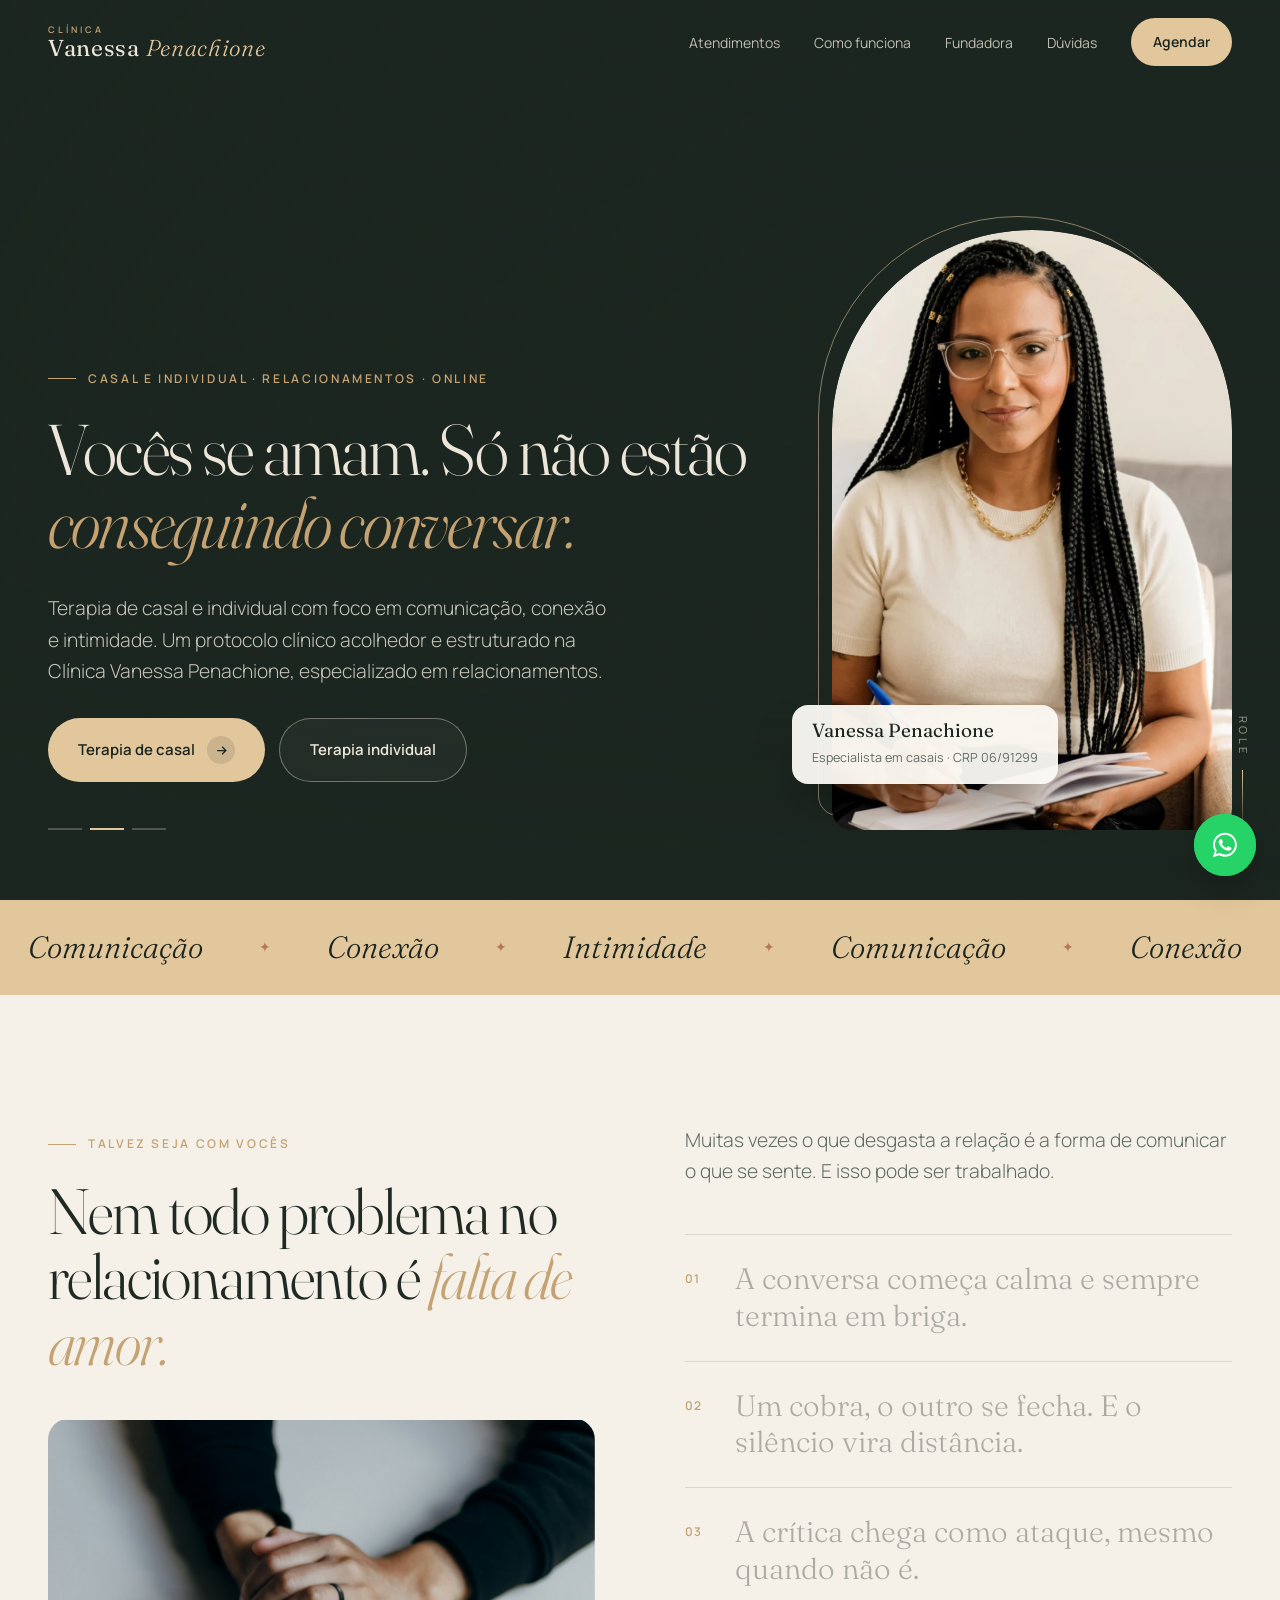
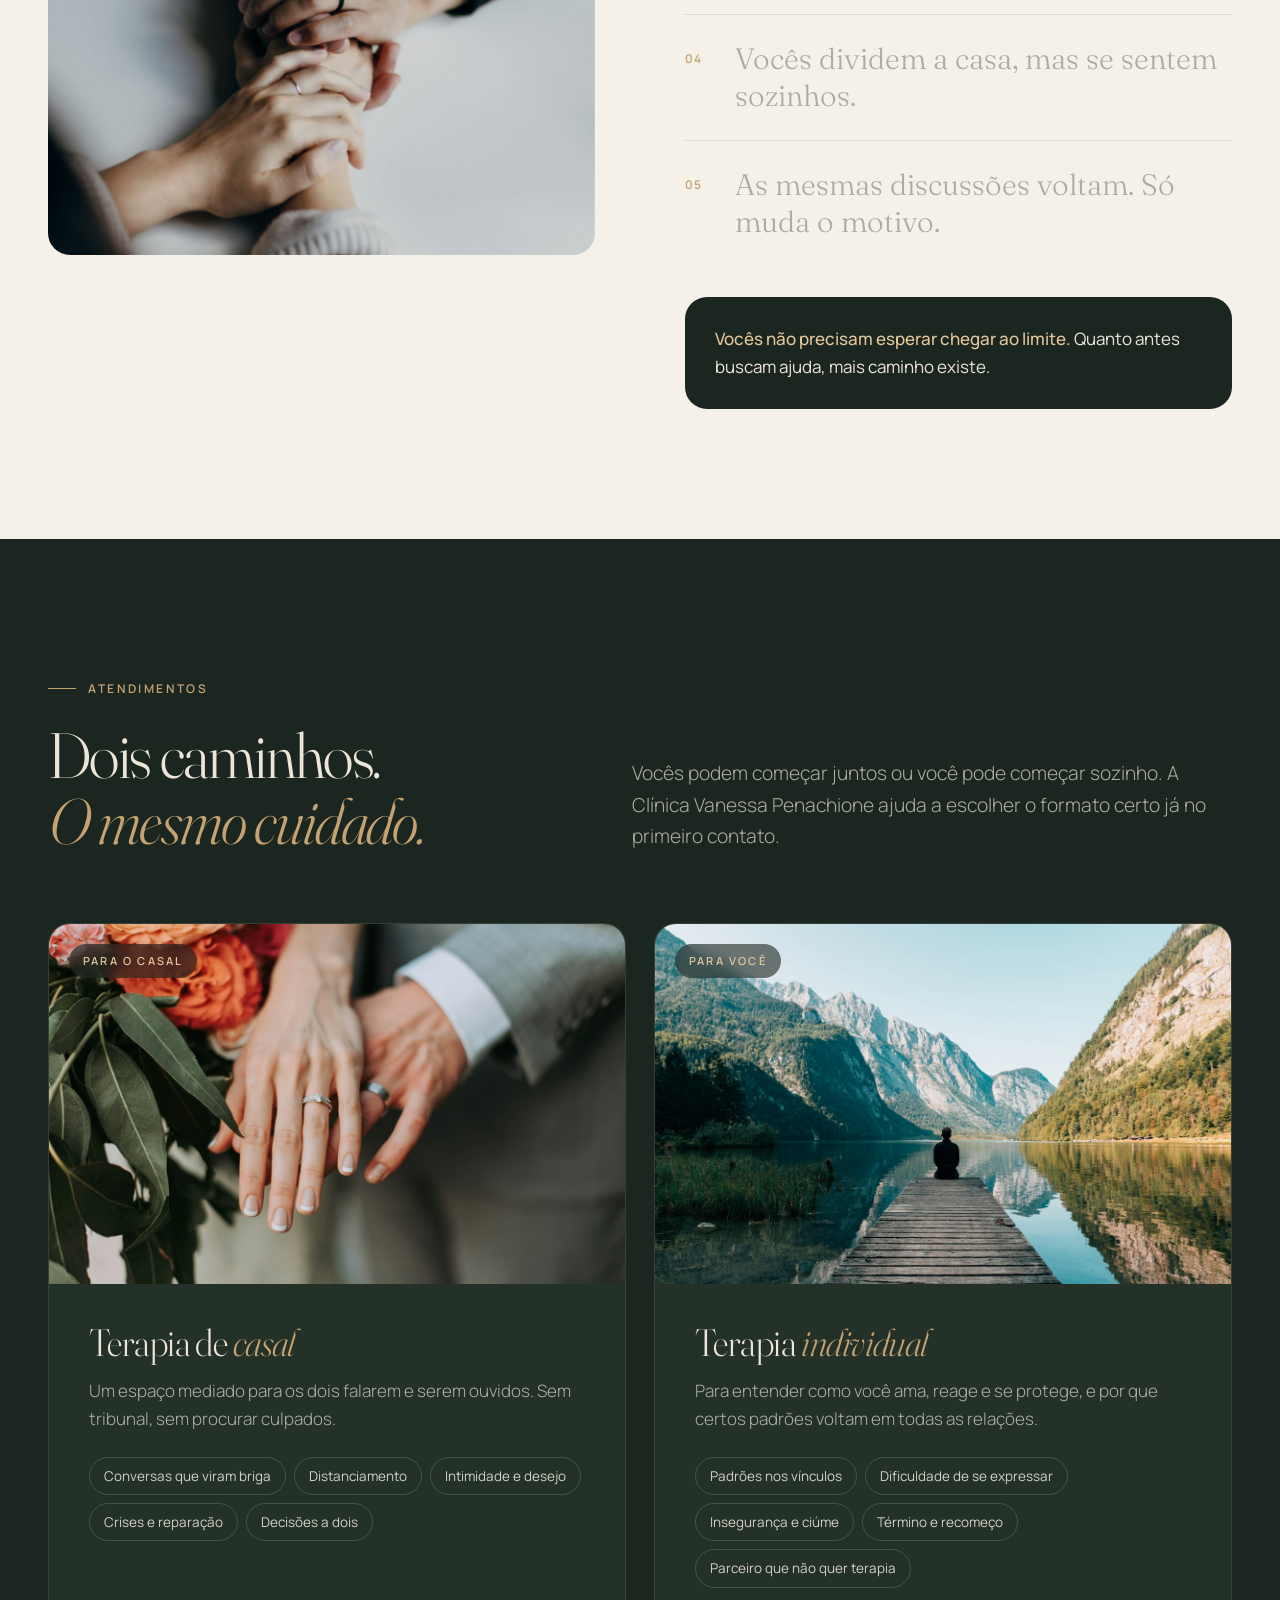
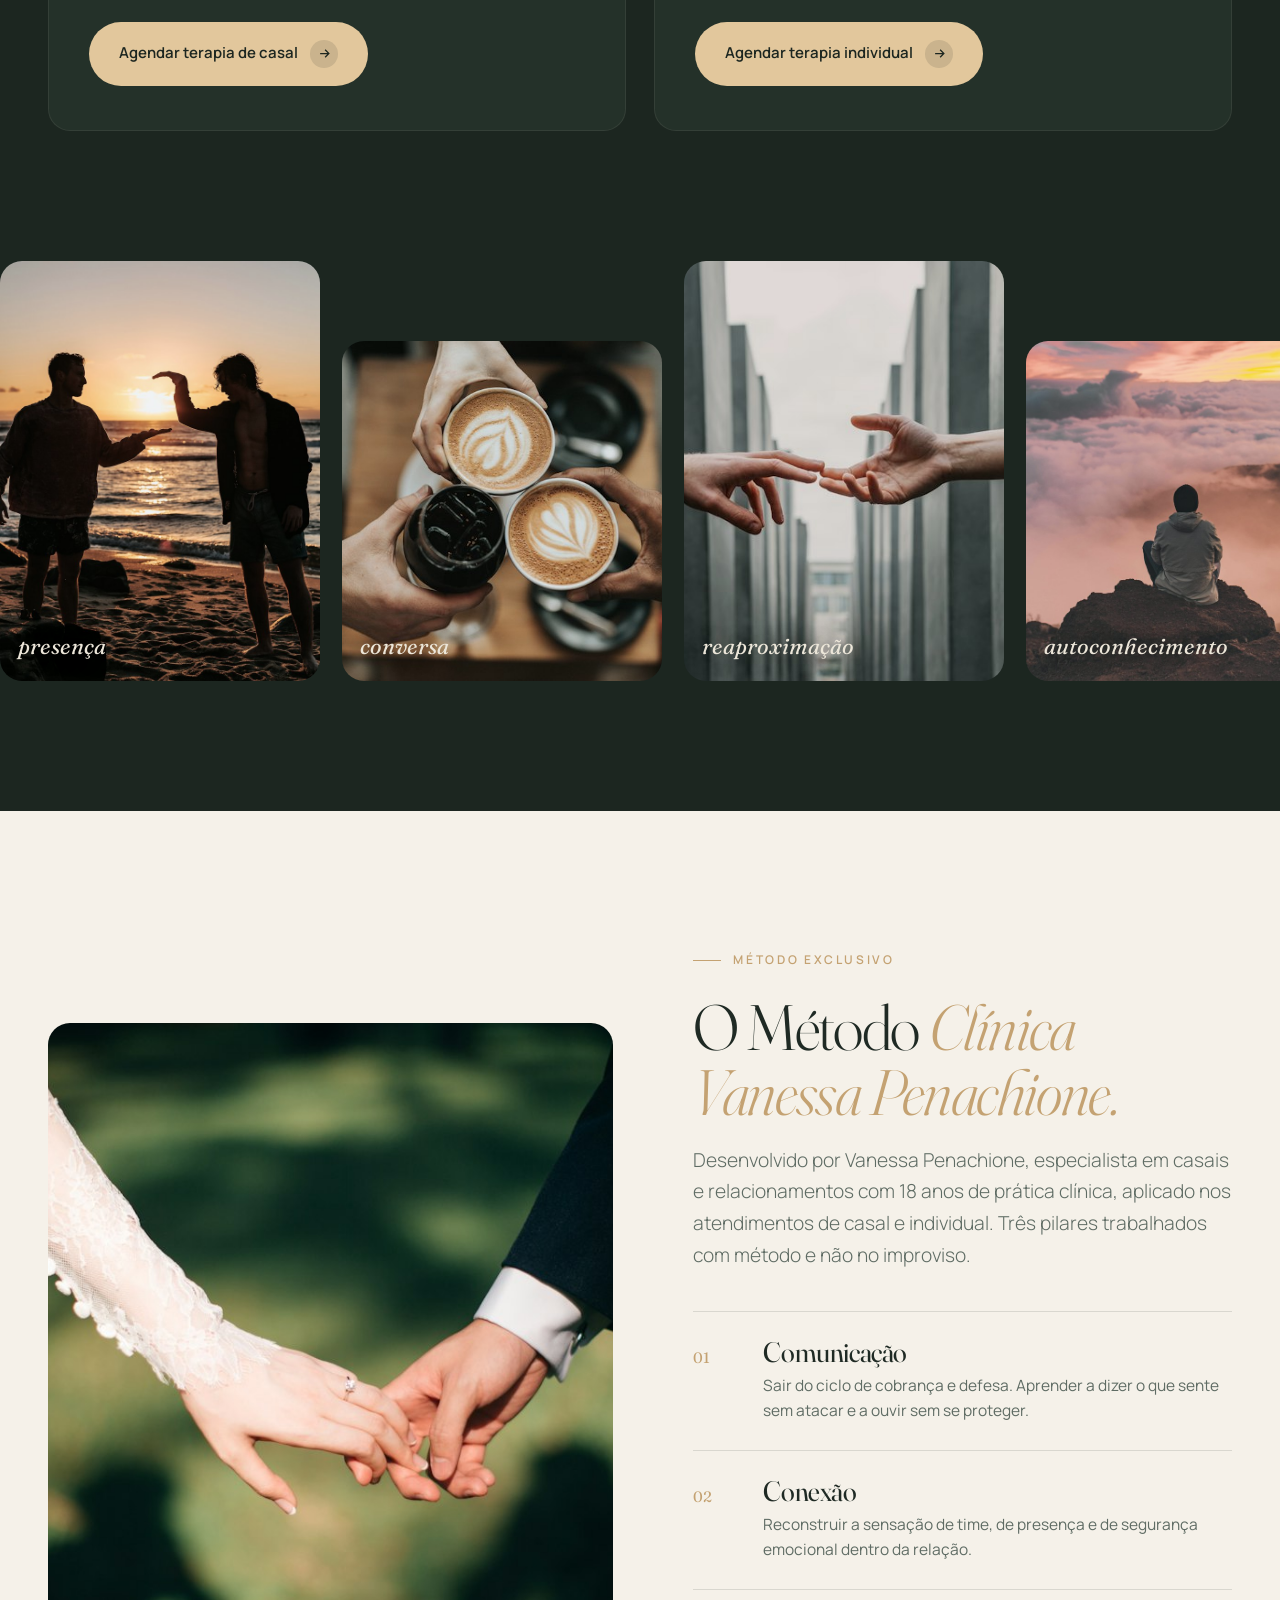
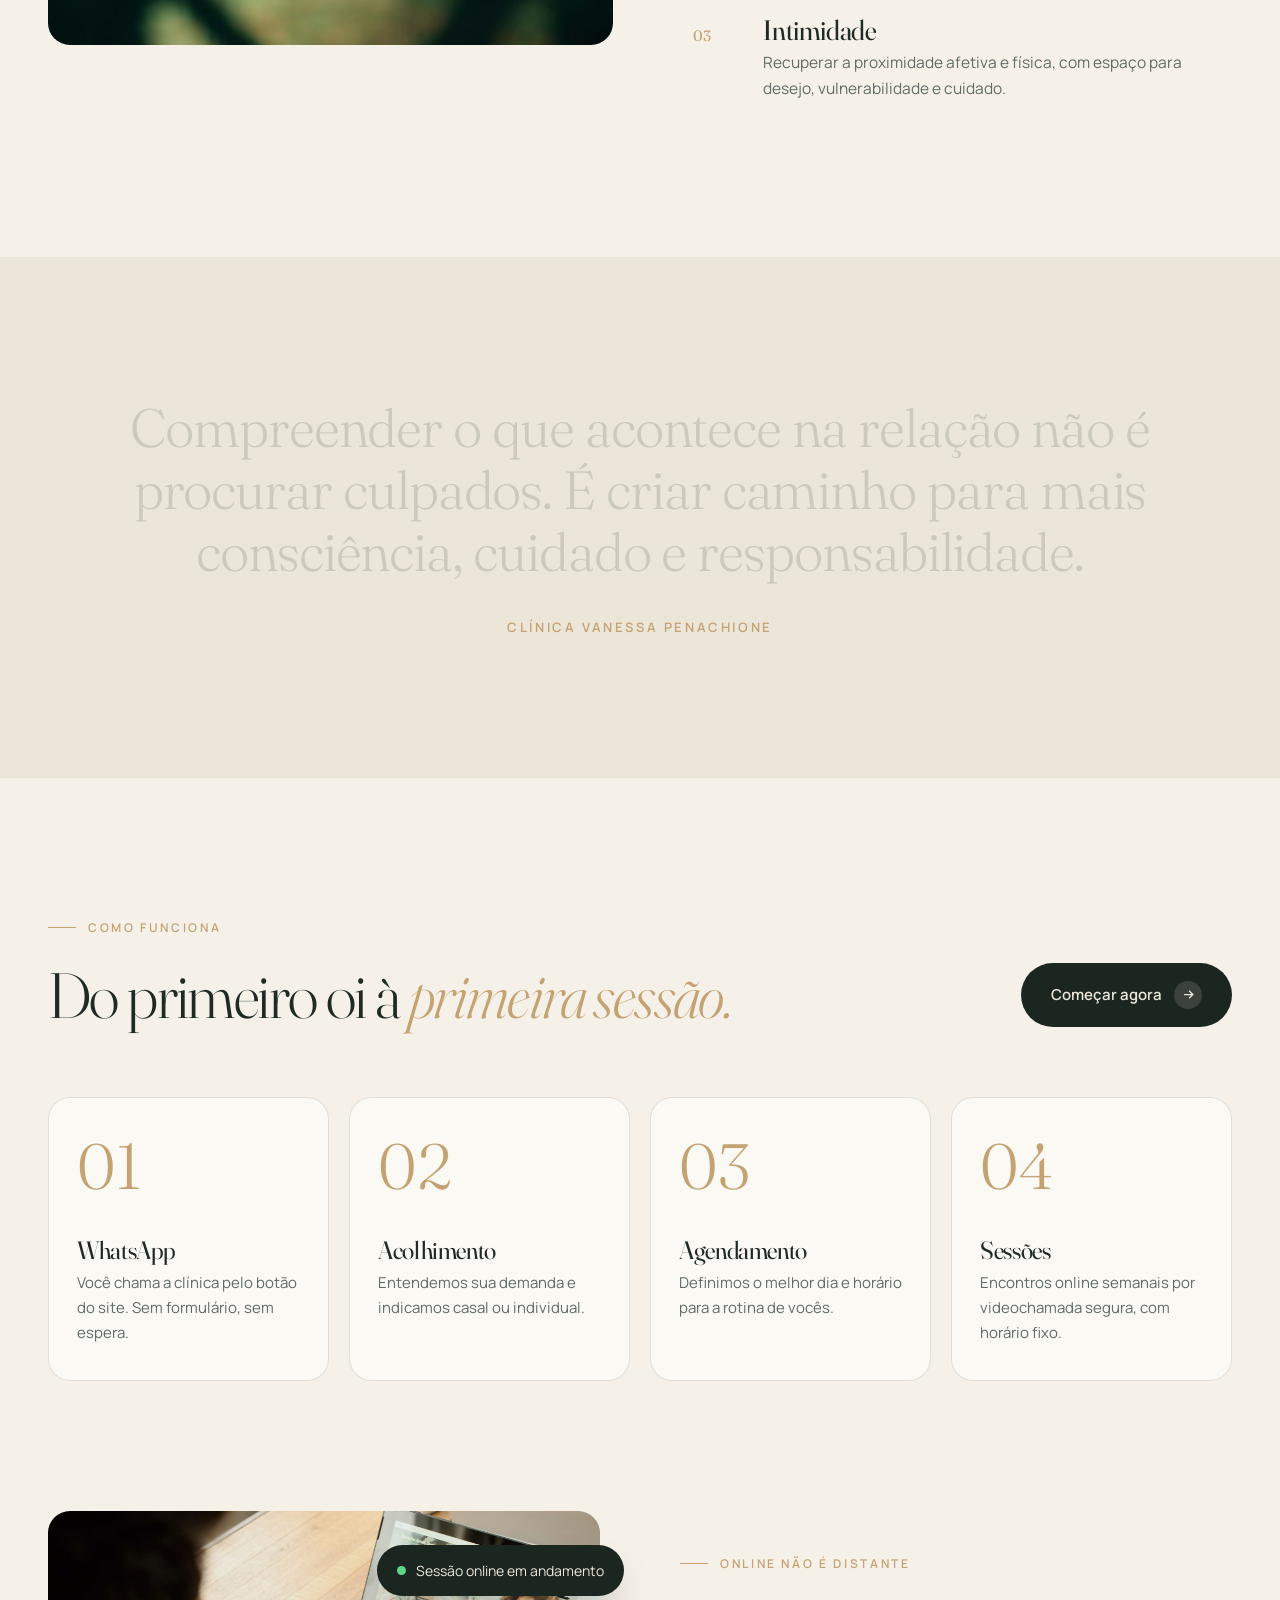
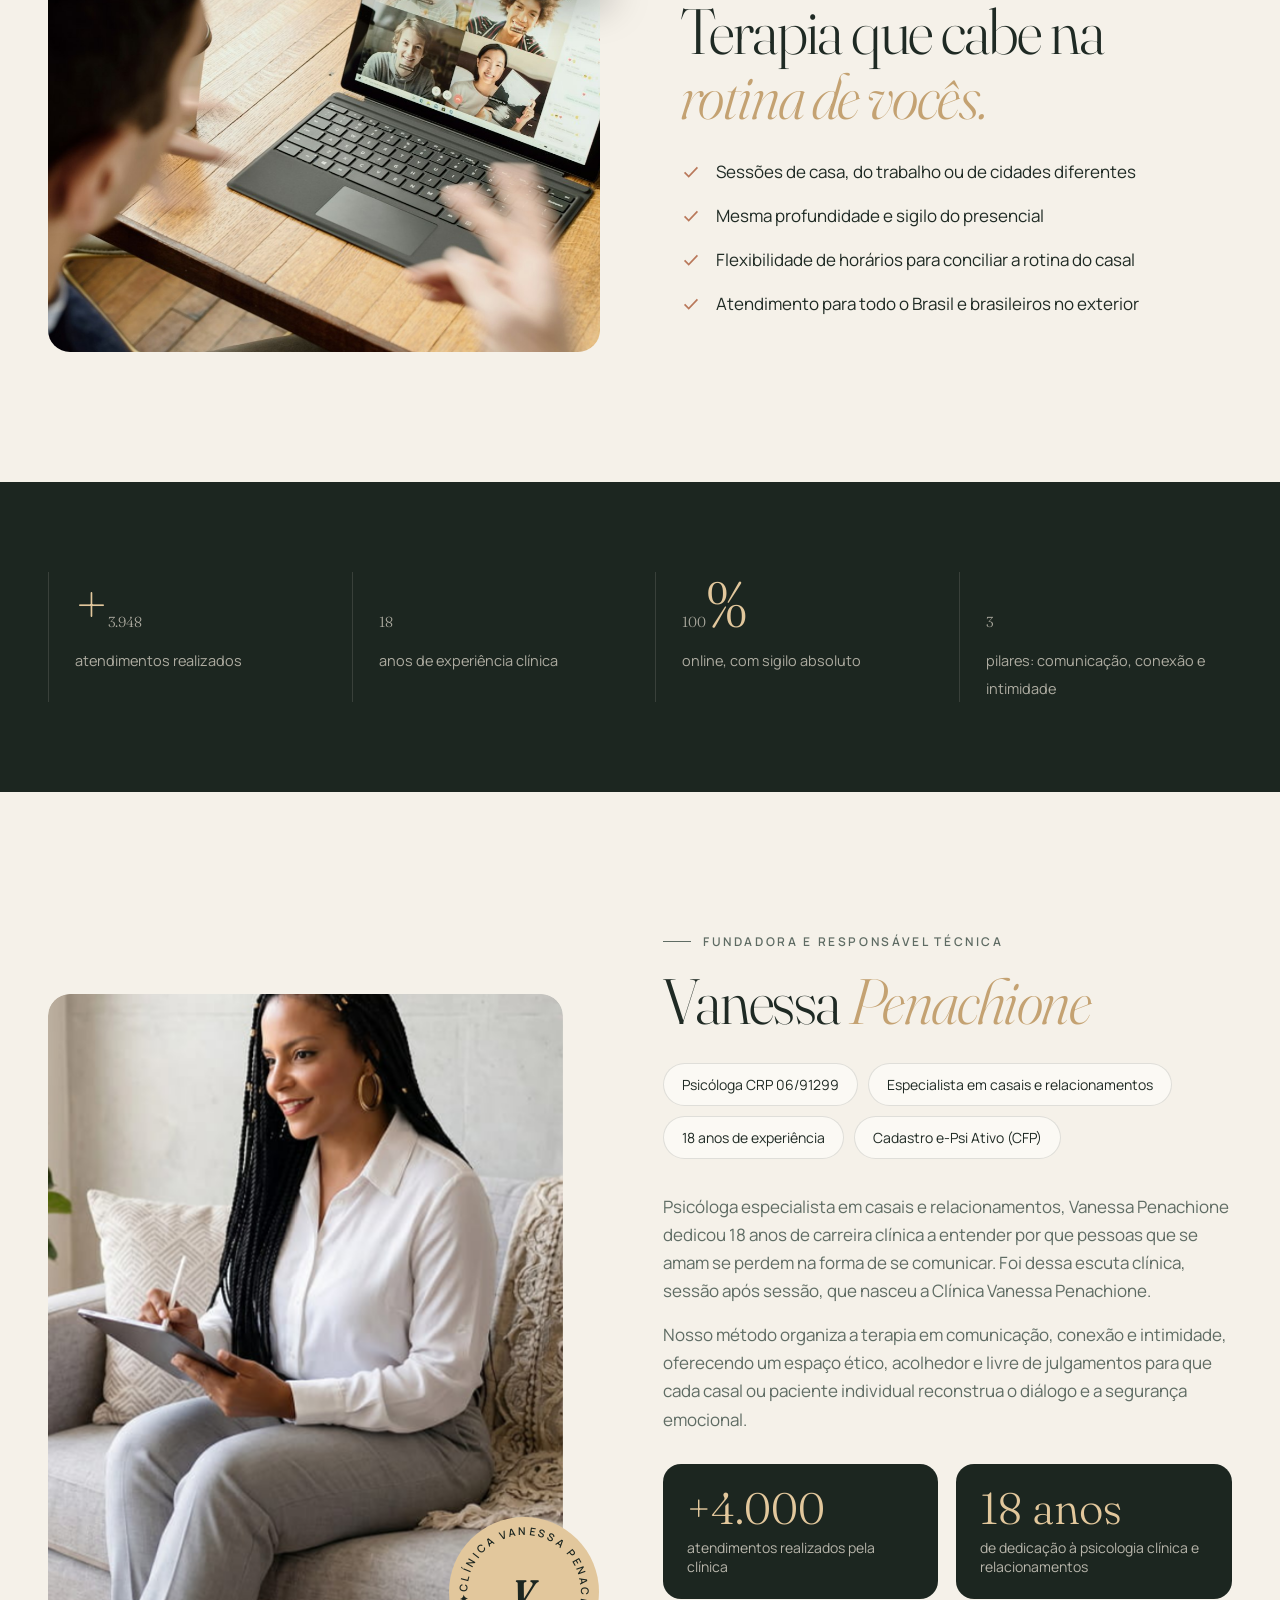
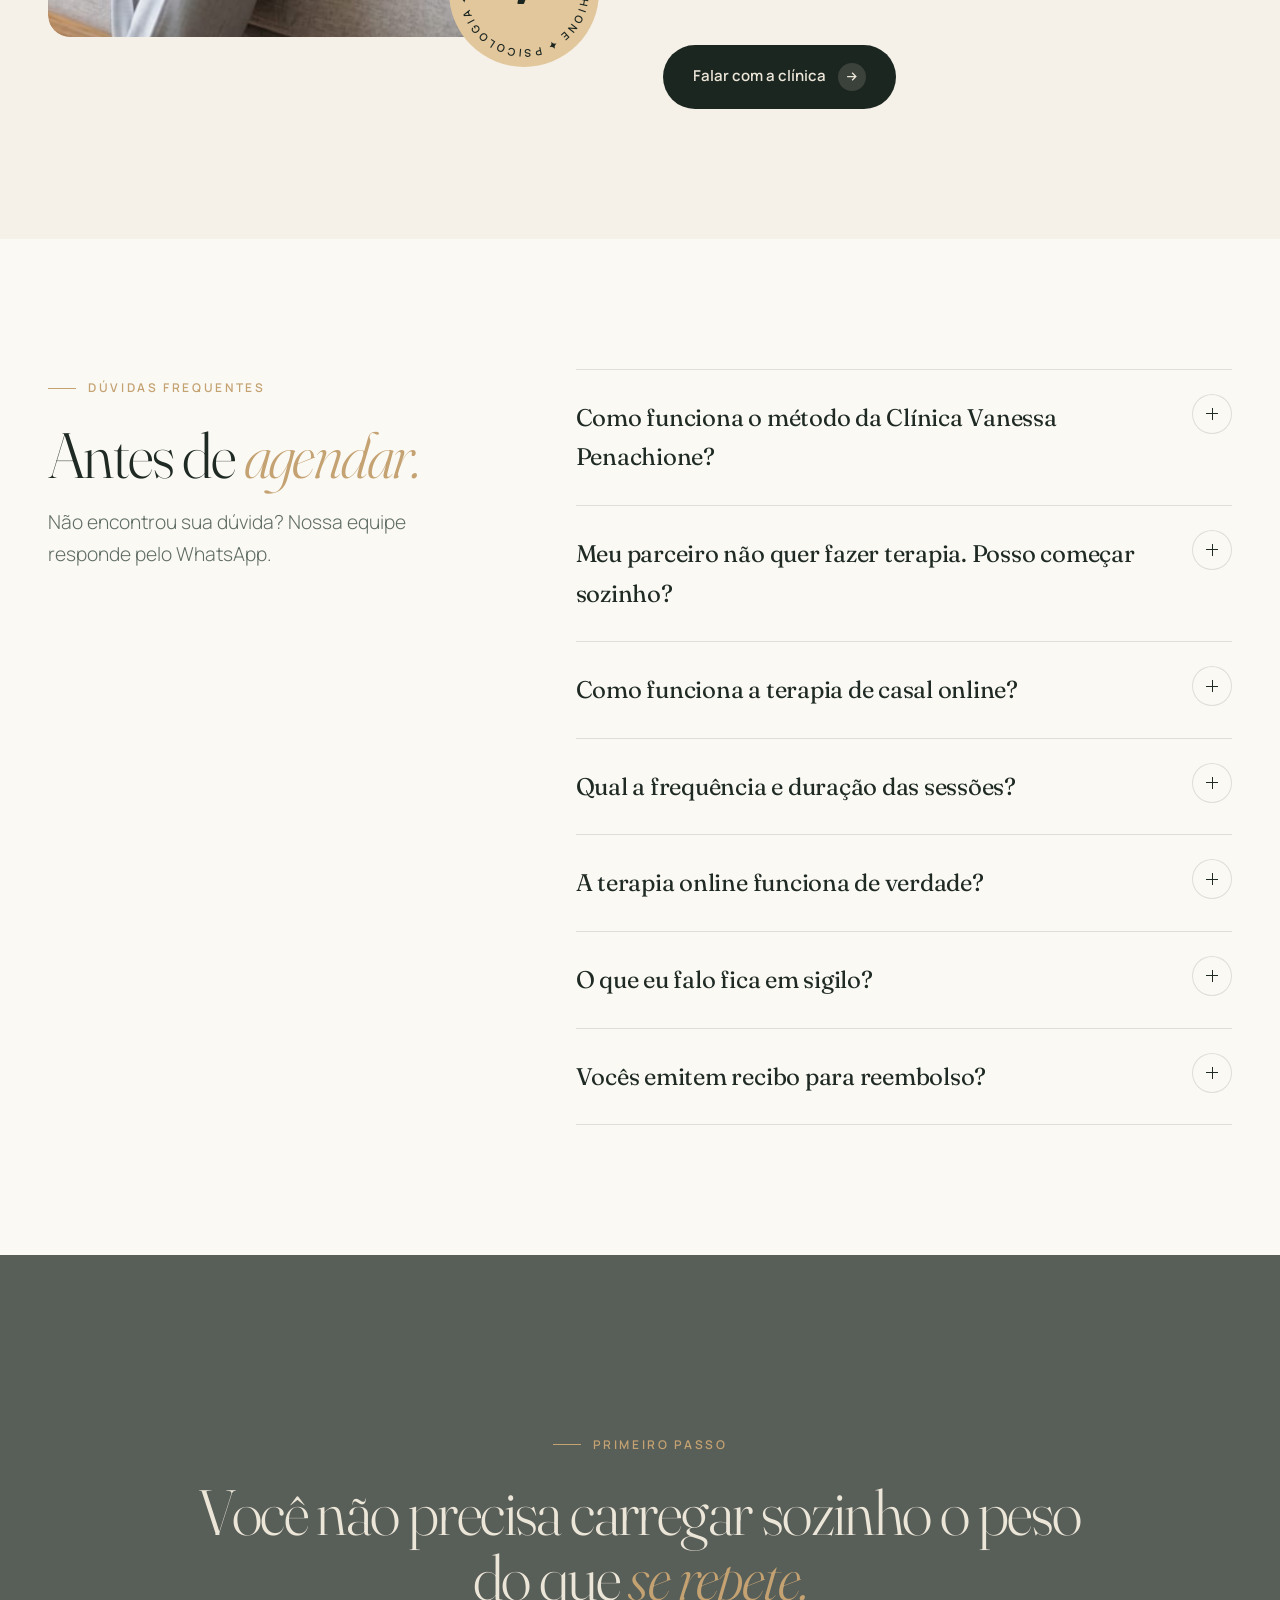
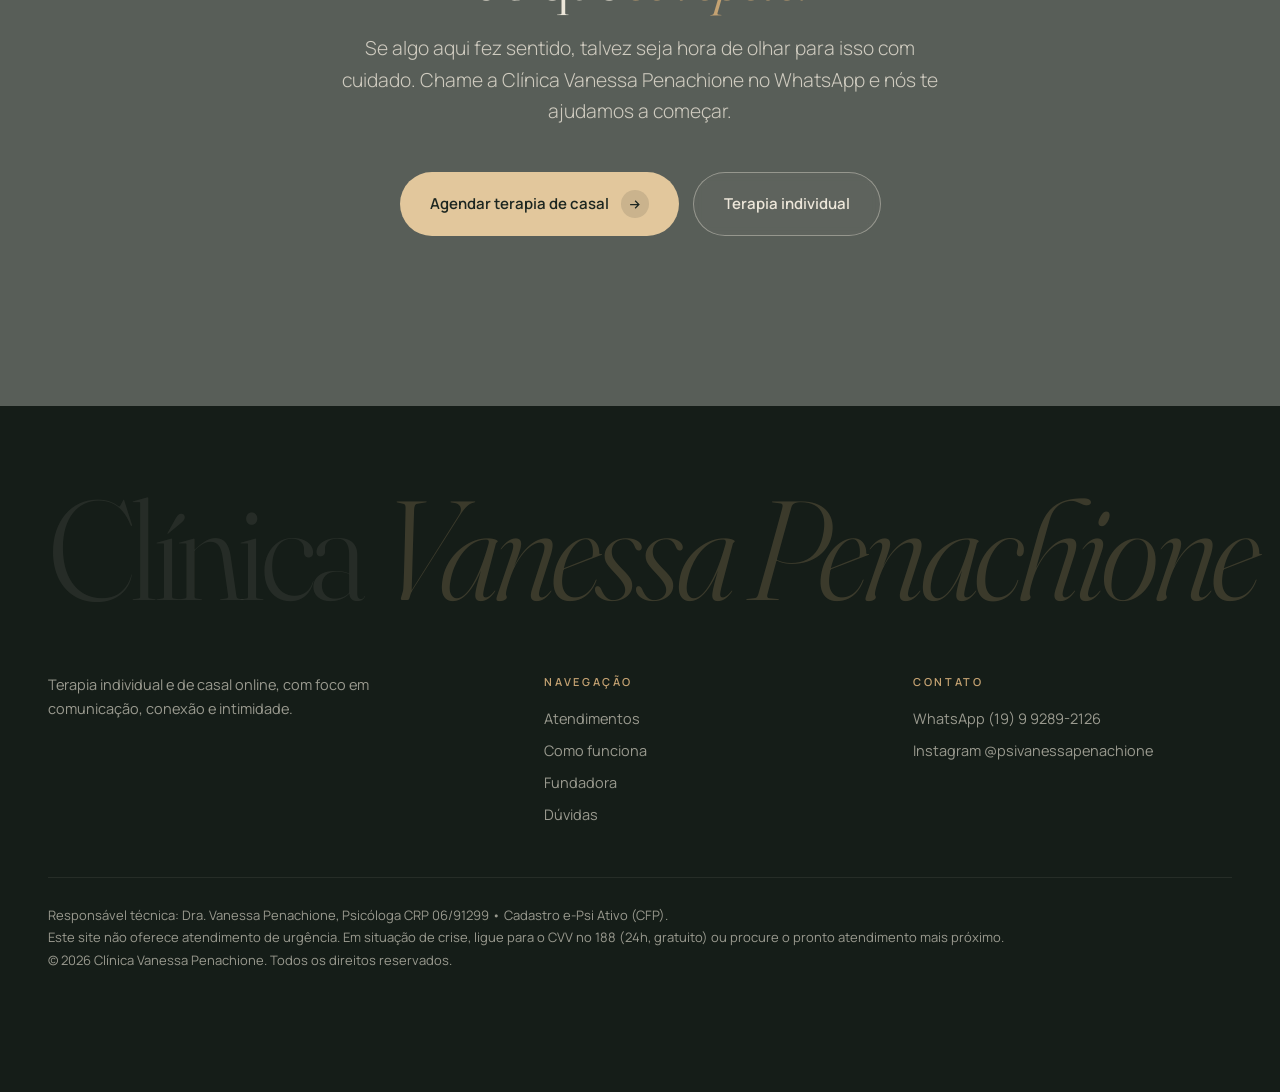
<file: terapia-de-casal-online/index.html>
<!DOCTYPE html>
<html lang="pt-BR">
<head>
  <meta charset="UTF-8">
  <meta name="viewport" content="width=device-width, initial-scale=1.0, viewport-fit=cover">
  <title>Terapia de Casal e Individual Online | Clínica Vanessa Penachione</title>
  <meta name="robots" content="max-image-preview:large">
  <meta name="description" content="Terapia de casal e individual online com foco em relacionamento: comunicação, conexão e intimidade. Clínica Vanessa Penachione – Atendimento psicológico online.">
  <meta property="og:type" content="website">
  <meta property="og:site_name" content="Clínica Vanessa Penachione">
  <meta property="og:title" content="Terapia de Casal e Individual Online | Clínica Vanessa Penachione">
  <meta property="og:description" content="Terapia de casal e individual online com foco em relacionamento: comunicação, conexão e intimidade. Clínica Vanessa Penachione.">
  <meta property="og:url" content="https://vanessapenachione.com.br/terapiadecasal/">
  <meta property="og:image" content="https://vanessapenachione.com.br/assets/img/Foto-Vanessa-Psicologa-2.jpg">

  <!-- Google Tag Manager -->
  <script>(function(w,d,s,l,i){w[l]=w[l]||[];w[l].push({'gtm.start':
  new Date().getTime(),event:'gtm.js'});var f=d.getElementsByTagName(s)[0],
  j=d.createElement(s),dl=l!='dataLayer'?'&l='+l:'';j.async=true;j.src=
  'https://www.googletagmanager.com/gtm.js?id='+i+dl;f.parentNode.insertBefore(j,f);
  })(window,document,'script','dataLayer','GTM-53XDV8VB');</script>
  <!-- End Google Tag Manager -->

  <!-- Google Fonts: Fraunces & Manrope -->
  <link rel="preconnect" href="https://fonts.googleapis.com">
  <link rel="preconnect" href="https://fonts.gstatic.com" crossorigin>
  <link href="https://fonts.googleapis.com/css2?family=Fraunces:ital,opsz,wght@0,9..144,300;0,9..144,400;1,9..144,300;1,9..144,400&family=Manrope:wght@300;400;500;600;700&display=swap" rel="stylesheet">

  <!-- Pixel TinTim -->
  <script> (function(window, document, script) { if (!window.tt) { window.tt = window.tt || {}; c = document.getElementsByTagName('head')[0]; k = document.createElement('script'); k.async = 1; k.src = script; c.appendChild(k); } window.tt.accountCode = 'f01b1c47-3c53-4125-b417-0e957bc54054'; })(window, document, '//s.tintim.app/static/core/tintim-1.0.js'); </script>

  <style>
#raiz{
  --verde:#1c2620; --verde2:#243129; --verde3:#30433a;
  --creme:#ece6d9; --creme2:#f5f1e9; --papel:#fbf9f4;
  --ouro:#c4a272; --ouro2:#e2c79c; --terra:#b9785a;
  --texto:#1f2a24; --suave:#5f6c64; --linha:rgba(31,42,36,.13);
  --serif:"Fraunces",Georgia,serif; --sans:"Manrope",system-ui,sans-serif;
  --r:22px; --max:1240px; --ease:cubic-bezier(.2,.7,.1,1);
}
#raiz,#raiz *{box-sizing:border-box;margin:0;padding:0}
html{scroll-behavior:smooth}
body{margin:0!important;background:#f5f1e9!important}
#raiz{font-family:var(--sans);font-weight:400;color:var(--texto);background:var(--creme2);font-size:17px;line-height:1.65;-webkit-font-smoothing:antialiased;overflow-x:clip}
#raiz img{max-width:100%;display:block}
#raiz a{color:inherit}
#raiz .wrap{max-width:var(--max);margin:0 auto;padding:0 28px}
#raiz h1,#raiz h2,#raiz h3{font-family:var(--serif);font-weight:300;line-height:1.02;letter-spacing:-.025em;font-variation-settings:"opsz" 144;color:inherit;text-transform:none}
#raiz h1{font-size:clamp(46px,7.6vw,112px)}
#raiz h2{font-size:clamp(36px,5vw,68px)}
#raiz h3{font-size:28px;font-weight:400;letter-spacing:-.015em}
#raiz em{font-style:italic;color:var(--ouro)}
#raiz .kicker{font-size:12px;letter-spacing:.22em;text-transform:uppercase;font-weight:600;color:var(--ouro);display:inline-flex;align-items:center;gap:12px;margin-bottom:24px}
#raiz .kicker:before{content:"";width:28px;height:1px;background:currentColor}
#raiz .lead{font-size:clamp(17px,1.5vw,20px);color:var(--suave);max-width:600px;font-weight:300}
#raiz section{padding:130px 0;position:relative}
#raiz .btn{display:inline-flex;align-items:center;gap:12px;padding:18px 30px;border-radius:999px;font-family:var(--sans);font-size:15px;font-weight:600;text-decoration:none;transition:transform .35s var(--ease),box-shadow .35s,background .35s,color .35s;cursor:pointer;border:0;position:relative;overflow:hidden;white-space:nowrap}
#raiz .btn .seta{width:28px;height:28px;border-radius:50%;display:grid;place-items:center;background:rgba(28,38,32,.12);transition:transform .35s var(--ease)}
#raiz .btn:hover .seta{transform:translateX(4px) rotate(-45deg)}
#raiz .btn svg{width:15px;height:15px}
#raiz .btn-ouro{background:var(--ouro2);color:var(--verde)}
#raiz .btn-ouro:hover{background:#ecd5ae;box-shadow:0 18px 40px -12px rgba(196,162,114,.7)}
#raiz .btn-linha{border:1px solid rgba(236,230,217,.4);color:var(--creme);background:rgba(236,230,217,.04);backdrop-filter:blur(6px)}
#raiz .btn-linha:hover{background:var(--creme);color:var(--verde)}
#raiz .btn-verde{background:var(--verde);color:var(--creme)}
#raiz .btn-verde .seta{background:rgba(236,230,217,.14)}
/* progresso */
#raiz .progresso{position:fixed;top:0;left:0;height:2px;background:var(--ouro2);z-index:80;width:0}
/* header */
#raiz header{position:fixed;inset:0 0 auto 0;z-index:50;transition:background .4s,transform .4s var(--ease)}
#raiz header.solid{background:rgba(28,38,32,.86);backdrop-filter:blur(14px)}
#raiz header.some{transform:translateY(-100%)}
#raiz .nav{display:flex;align-items:center;justify-content:space-between;height:84px}
#raiz .logo{text-decoration:none;color:var(--creme);font-family:var(--serif);font-size:23px;letter-spacing:.03em;line-height:1;font-weight:400}
#raiz .logo small{display:block;font-family:var(--sans);font-size:9px;letter-spacing:.34em;color:var(--ouro);margin-bottom:3px;font-weight:600}
#raiz .logo i{color:var(--ouro2);font-weight:300}
#raiz .menu{display:flex;gap:34px;align-items:center;list-style:none}
#raiz .menu a{text-decoration:none;font-size:14px;position:relative}
#raiz .menu a:not(.btn){color:rgba(236,230,217,.78)}
#raiz .menu a:not(.btn):after{content:"";position:absolute;left:0;bottom:-6px;width:100%;height:1px;background:var(--ouro2);transform:scaleX(0);transform-origin:right;transition:transform .4s var(--ease)}
#raiz .menu a:not(.btn):hover:after{transform:scaleX(1);transform-origin:left}
#raiz .menu .btn{padding:12px 22px;font-size:14px}
#raiz .burger{display:none;background:none;border:1px solid rgba(236,230,217,.3);border-radius:50%;width:46px;height:46px;color:var(--creme)}
#raiz .burger span{display:block;width:16px;height:1px;background:currentColor;margin:4px auto;transition:transform .3s}
/* HERO */
#raiz .hero{min-height:100svh;display:flex;align-items:flex-end;background:var(--verde);color:var(--creme);overflow:hidden;padding:150px 0 70px}
#raiz .slides{position:absolute;inset:0}
#raiz .slide{position:absolute;inset:-4%;background-size:cover;background-position:center;opacity:0;transition:opacity 2s ease;animation:kb 16s linear infinite}
#raiz .slide.ativo{opacity:1}
@keyframes kb{0%{transform:scale(1) translate(0,0)}100%{transform:scale(1.14) translate(-2%,-1%)}}
#raiz .hero:before{content:"";position:absolute;inset:0;z-index:1;background:linear-gradient(180deg,rgba(28,38,32,.55) 0%,rgba(28,38,32,.25) 35%,rgba(28,38,32,.92) 82%,var(--verde) 100%),linear-gradient(90deg,rgba(28,38,32,.7),transparent 70%)}
#raiz .hero .wrap{position:relative;z-index:2;width:100%}
#raiz .hero h1{max-width:760px;margin-bottom:34px;font-size:clamp(44px,5.6vw,94px);animation:sobe 1.2s var(--ease) .15s both}
#raiz .hero-grid{display:grid;grid-template-columns:1fr minmax(300px,400px);gap:70px;align-items:end}
#raiz .hero-foto{position:relative;margin:0;animation:sobe 1.3s var(--ease) .3s both}
#raiz .hero-foto:before{content:"";position:absolute;inset:-14px 14px 14px -14px;border:1px solid rgba(226,199,156,.55);border-radius:220px 220px 22px 22px;z-index:-1}
#raiz .arco{aspect-ratio:2/3;border-radius:220px 220px 22px 22px;overflow:hidden;box-shadow:0 40px 80px -30px rgba(0,0,0,.6);animation:abre 1.6s var(--ease) .35s both}
#raiz .arco img{width:100%;height:100%;object-fit:cover;object-position:70% 22%;animation:zoomout 2.6s var(--ease) .35s both}
#raiz .selo-hero{position:absolute;left:-40px;bottom:46px;background:rgba(251,249,244,.95);color:var(--verde);border-radius:16px;padding:14px 20px;box-shadow:0 24px 50px -18px rgba(0,0,0,.5);animation:flutua 6s ease-in-out infinite}
#raiz .selo-hero b{display:block;font-family:var(--serif);font-weight:400;font-size:19px;line-height:1.2}
#raiz .selo-hero span{font-size:12.5px;color:var(--suave)}
@keyframes sobe{from{opacity:0;transform:translateY(34px)}to{opacity:1;transform:none}}
@keyframes abre{from{clip-path:inset(100% 0 0 0 round 220px 220px 22px 22px)}to{clip-path:inset(0 0 0 0 round 220px 220px 22px 22px)}}
@keyframes zoomout{from{transform:scale(1.12)}to{transform:scale(1)}}
#raiz .hero-base{display:flex;flex-direction:column;align-items:flex-start;gap:30px}
#raiz .hero .lead{color:rgba(236,230,217,.82);max-width:560px}
#raiz .ctas{display:flex;gap:14px;flex-wrap:wrap}
#raiz .fade-in{animation:sobe 1s var(--ease) both}
#raiz .hero .kicker.fade-in{animation-delay:0s}
#raiz .hero .fade-in.d1{animation-delay:.45s}
#raiz .hero .fade-in.d2{animation-delay:.6s}
#raiz .hero .fade-in.d3{animation-delay:.75s}
#raiz .dots{display:flex;gap:8px;margin-top:46px}
#raiz .dots button{width:34px;height:2px;border:0;background:rgba(236,230,217,.25);cursor:pointer;position:relative;overflow:hidden}
#raiz .dots button.ativo:after{content:"";position:absolute;inset:0;background:var(--ouro2);animation:barra 6s linear forwards}
@keyframes barra{from{transform:scaleX(0);transform-origin:left}to{transform:scaleX(1);transform-origin:left}}
#raiz .scroll-ind{position:absolute;right:28px;bottom:70px;z-index:2;writing-mode:vertical-rl;font-size:11px;letter-spacing:.3em;color:rgba(236,230,217,.6);display:flex;align-items:center;gap:14px}
#raiz .scroll-ind:after{content:"";width:1px;height:60px;background:linear-gradient(var(--ouro2),transparent);animation:desce 2s ease-in-out infinite}
@keyframes desce{0%{transform:scaleY(0);transform-origin:top}50%{transform:scaleY(1);transform-origin:top}51%{transform-origin:bottom}100%{transform:scaleY(0);transform-origin:bottom}}
/* marquee */
#raiz .marquee{background:var(--ouro2);color:var(--verde);overflow:hidden;padding:22px 0;white-space:nowrap}
#raiz .marquee .trilho{display:inline-flex;animation:mq 40s linear infinite}
#raiz .marquee span{font-family:var(--serif);font-style:italic;font-size:clamp(22px,2.4vw,32px);font-weight:300;padding:0 28px;display:inline-flex;align-items:center;gap:56px}
#raiz .marquee span:after{content:"✦";font-style:normal;font-size:14px;color:var(--terra)}
@keyframes mq{to{transform:translateX(-50%)}}
/* ident */
#raiz .ident-grid{display:grid;grid-template-columns:1fr 1fr;gap:90px;align-items:start}
#raiz .sticky{position:sticky;top:110px}
#raiz .img-moldura{border-radius:var(--r);overflow:hidden;position:relative;aspect-ratio:4/5}
#raiz .img-moldura img{width:100%;height:118%;object-fit:cover;will-change:transform}
#raiz .selo{position:absolute;left:-30px;bottom:40px;background:var(--papel);border-radius:18px;padding:20px 24px;box-shadow:0 30px 60px -20px rgba(28,38,32,.35);max-width:260px;animation:flutua 6s ease-in-out infinite}
#raiz .selo b{font-family:var(--serif);font-weight:400;font-size:20px;display:block;line-height:1.2;margin-bottom:4px}
#raiz .selo small{color:var(--suave);font-size:13px}
@keyframes flutua{50%{transform:translateY(-10px)}}
#raiz .sinais{list-style:none;margin-top:46px}
#raiz .sinais li{font-family:var(--serif);font-weight:300;font-size:clamp(23px,2.3vw,31px);line-height:1.25;padding:26px 0;border-top:1px solid var(--linha);display:grid;grid-template-columns:50px 1fr;color:rgba(31,42,36,.35);transition:color .6s}
#raiz .sinais li.on{color:var(--texto)}
#raiz .sinais li i{font-family:var(--sans);font-style:normal;font-size:12px;letter-spacing:.1em;color:var(--ouro);padding-top:10px;font-weight:600}
#raiz .fecho{margin-top:30px;padding:28px 30px;border-radius:var(--r);background:var(--verde);color:var(--creme);font-size:17px}
#raiz .fecho strong{color:var(--ouro2);font-weight:500}
/* formatos */
#raiz .formatos{background:var(--verde);color:var(--creme);overflow:hidden}
#raiz .formatos .lead{color:rgba(236,230,217,.7)}
#raiz .topo-sec{display:flex;justify-content:space-between;align-items:flex-end;gap:40px;flex-wrap:wrap}
#raiz .cards{display:grid;grid-template-columns:1fr 1fr;gap:28px;margin-top:70px}
#raiz .card{border-radius:var(--r);overflow:hidden;background:var(--verde2);border:1px solid rgba(236,230,217,.08);display:flex;flex-direction:column;transition:transform .6s var(--ease)}
#raiz .card:hover{transform:translateY(-8px)}
#raiz .card-img{aspect-ratio:16/10;overflow:hidden;position:relative}
#raiz .card-img img{width:100%;height:100%;object-fit:cover;transition:transform 1.4s var(--ease)}
#raiz .card:hover .card-img img{transform:scale(1.07)}
#raiz .card-img .tag{position:absolute;top:20px;left:20px;background:rgba(28,38,32,.6);backdrop-filter:blur(8px);color:var(--ouro2);font-size:11px;letter-spacing:.2em;text-transform:uppercase;padding:8px 14px;border-radius:999px;font-weight:600}
#raiz .card-corpo{padding:40px 40px 44px;display:flex;flex-direction:column;flex:1}
#raiz .card h3{font-size:38px;font-weight:300;margin-bottom:14px}
#raiz .card p{color:rgba(236,230,217,.7);margin-bottom:24px;font-weight:300}
#raiz .chips{display:flex;flex-wrap:wrap;gap:8px;margin-bottom:34px}
#raiz .chips span{border:1px solid rgba(236,230,217,.18);border-radius:999px;padding:7px 14px;font-size:13.5px;color:rgba(236,230,217,.88)}
#raiz .card .btn{margin-top:auto;align-self:flex-start}
/* galeria */
#raiz .galeria{padding:0 0 130px;background:var(--verde);overflow:hidden}
#raiz .galeria .trilho{display:flex;gap:22px;width:max-content;animation:mq 60s linear infinite}
#raiz .galeria:hover .trilho{animation-play-state:paused}
#raiz .galeria figure{width:320px;height:420px;border-radius:var(--r);overflow:hidden;flex:0 0 auto;position:relative}
#raiz .galeria figure:nth-child(even){height:340px;margin-top:80px}
#raiz .galeria img{width:100%;height:100%;object-fit:cover;filter:saturate(.85);transition:filter .6s,transform 1.2s var(--ease)}
#raiz .galeria figure:hover img{filter:saturate(1.05);transform:scale(1.05)}
#raiz .galeria figcaption{position:absolute;left:18px;bottom:16px;color:var(--creme);font-family:var(--serif);font-style:italic;font-size:22px;text-shadow:0 2px 20px rgba(0,0,0,.5)}
/* abordagem */
#raiz .abord{background:var(--creme2)}
#raiz .abord-grid{display:grid;grid-template-columns:1.05fr 1fr;gap:80px;align-items:center}
#raiz .abord-img{border-radius:var(--r);overflow:hidden;aspect-ratio:1/1.1;position:relative}
#raiz .abord-img img{width:100%;height:120%;object-fit:cover}
#raiz .pilares{display:grid;gap:0;margin-top:40px}
#raiz .pilar{display:grid;grid-template-columns:70px 1fr;padding:26px 0;border-top:1px solid var(--linha);cursor:default}
#raiz .pilar .n{font-family:var(--serif);font-size:15px;color:var(--ouro);padding-top:8px}
#raiz .pilar h3{transition:transform .5s var(--ease),color .4s}
#raiz .pilar:hover h3{transform:translateX(10px);color:var(--terra)}
#raiz .pilar p{color:var(--suave);font-size:15.5px;margin-top:6px}
#raiz .citacao{background:var(--creme);padding:140px 0;text-align:center;overflow:hidden}
#raiz .citacao blockquote{font-family:var(--serif);font-weight:300;font-size:clamp(30px,4.2vw,58px);line-height:1.15;letter-spacing:-.02em;max-width:1050px;margin:0 auto}
#raiz .citacao blockquote .pal{opacity:.15;transition:opacity .5s}
#raiz .citacao blockquote .pal.on{opacity:1}
#raiz .citacao cite{display:block;margin-top:34px;font-style:normal;font-size:13px;letter-spacing:.2em;text-transform:uppercase;color:var(--ouro);font-weight:600}
/* como funciona */
#raiz .passos{display:grid;grid-template-columns:repeat(4,1fr);gap:20px;margin-top:70px}
#raiz .passo{background:var(--papel);border:1px solid var(--linha);border-radius:var(--r);padding:36px 28px 34px;transition:background .5s,color .5s,transform .5s var(--ease)}
#raiz .passo:hover{background:var(--verde);color:var(--creme);transform:translateY(-6px)}
#raiz .passo:hover p{color:rgba(236,230,217,.7)}
#raiz .passo .num{font-family:var(--serif);font-weight:300;font-size:64px;line-height:1;color:var(--ouro);margin-bottom:40px;display:block}
#raiz .passo h3{font-size:25px;margin-bottom:8px}
#raiz .passo p{font-size:15px;color:var(--suave);transition:color .5s}
#raiz .online{display:grid;grid-template-columns:1fr 1fr;gap:80px;margin-top:130px;align-items:center}
#raiz .online-img{position:relative}
#raiz .online-img .img-moldura{aspect-ratio:5/4}
#raiz .badge-on{position:absolute;right:-24px;top:34px;background:var(--verde);color:var(--creme);padding:14px 20px;border-radius:999px;font-size:14px;display:flex;align-items:center;gap:10px;box-shadow:0 20px 40px -14px rgba(0,0,0,.4);animation:flutua 5s ease-in-out infinite}
#raiz .badge-on i{width:9px;height:9px;border-radius:50%;background:#5fd48a;box-shadow:0 0 0 0 rgba(95,212,138,.6);animation:pulso 2s infinite}
@keyframes pulso{70%{box-shadow:0 0 0 10px rgba(95,212,138,0)}100%{box-shadow:0 0 0 0 rgba(95,212,138,0)}}
#raiz .checks{list-style:none;display:grid;gap:16px;margin-top:30px}
#raiz .checks li{display:flex;gap:14px;align-items:flex-start}
#raiz .checks svg{flex:0 0 22px;width:22px;height:22px;color:var(--terra);margin-top:3px}
/* numeros */
#raiz .numeros{background:var(--verde);color:var(--creme);padding:90px 0}
#raiz .num-grid{display:grid;grid-template-columns:repeat(4,1fr);gap:30px}
#raiz .num-grid div{border-left:1px solid rgba(236,230,217,.14);padding-left:26px}
#raiz .num-grid b{display:block;font-family:var(--serif);font-weight:300;font-size:clamp(46px,5vw,72px);line-height:1;color:var(--ouro2);margin-bottom:10px}
#raiz .num-grid span{font-size:14.5px;color:rgba(236,230,217,.7)}
/* fundadora */
#raiz .fund-grid{display:grid;grid-template-columns:.95fr 1.05fr;gap:100px;align-items:center}
#raiz .foto{position:relative}
#raiz .foto .img-moldura{aspect-ratio:4/5;clip-path:inset(100% 0 0 0 round 22px);transition:clip-path 1.6s var(--ease)}
#raiz .foto.on .img-moldura{clip-path:inset(0 0 0 0 round 22px)}
#raiz .foto .img-moldura img{height:100%;background:var(--creme);transform:scale(1.03)}
#raiz .assinatura{position:absolute;right:-36px;bottom:-30px;width:150px;height:150px;border-radius:50%;background:var(--ouro2);display:grid;place-items:center;animation:gira 22s linear infinite}
#raiz .assinatura svg{width:100%;height:100%}
#raiz .assinatura b{position:absolute;font-family:var(--serif);font-style:italic;font-size:34px;color:var(--verde);animation:gira 22s linear infinite reverse}
@keyframes gira{to{transform:rotate(360deg)}}
#raiz .creds{display:flex;flex-wrap:wrap;gap:10px;margin:30px 0 34px}
#raiz .creds span{border:1px solid var(--linha);border-radius:999px;padding:9px 18px;font-size:14px;background:var(--papel)}
#raiz .fund p{color:var(--suave);margin-bottom:16px;max-width:580px}
#raiz .fund-nums{display:grid;grid-template-columns:1fr 1fr;gap:18px;margin:30px 0 30px;max-width:580px}
#raiz .fund-nums div{background:var(--verde);color:var(--creme);border-radius:18px;padding:22px 24px}
#raiz .fund-nums b{display:block;font-family:var(--serif);font-weight:300;font-size:44px;line-height:1;color:var(--ouro2);margin-bottom:8px}
#raiz .fund-nums span{font-size:14px;color:rgba(236,230,217,.75);line-height:1.4;display:block}
/* faq */
#raiz .faq{background:var(--papel)}
#raiz .faq-grid{display:grid;grid-template-columns:.8fr 1.2fr;gap:90px}
#raiz details{border-top:1px solid var(--linha)}
#raiz details:last-child{border-bottom:1px solid var(--linha)}
#raiz summary{list-style:none;cursor:pointer;padding:28px 60px 28px 0;font-family:var(--serif);font-size:24px;font-weight:400;letter-spacing:-.01em;position:relative;transition:color .3s}
#raiz summary:hover{color:var(--terra)}
#raiz summary::-webkit-details-marker{display:none}
#raiz summary:after{content:"";position:absolute;right:0;top:24px;width:38px;height:38px;border-radius:50%;border:1px solid var(--linha);background:linear-gradient(var(--texto),var(--texto)) center/12px 1px no-repeat,linear-gradient(var(--texto),var(--texto)) center/1px 12px no-repeat;transition:transform .4s var(--ease),background-color .3s}
#raiz details[open] summary:after{transform:rotate(45deg);background-color:var(--ouro2)}
#raiz details p{padding:0 60px 28px 0;color:var(--suave)}
/* final */
#raiz .final{color:var(--creme);text-align:center;overflow:hidden;padding:170px 0}
#raiz .final-bg{position:absolute;inset:-15% 0;background:url("https://images.unsplash.com/photo-1513279922550-250c2129b13a?w=2000&q=75") center/cover;will-change:transform}
#raiz .final:before{content:"";position:absolute;inset:0;background:rgba(28,38,32,.72);z-index:1}
#raiz .final .wrap{position:relative;z-index:2}
#raiz .final h2{max-width:900px;margin:0 auto 24px}
#raiz .final .lead{margin:0 auto 44px;color:rgba(236,230,217,.8)}
#raiz .final .ctas{justify-content:center}
#raiz footer{background:#151d18;color:rgba(236,230,217,.62);padding:80px 0 120px;font-size:14.5px;overflow:hidden}
#raiz .foot-logo{font-family:var(--serif);font-weight:300;font-size:clamp(54px,11vw,160px);line-height:.9;letter-spacing:-.04em;color:rgba(236,230,217,.08);margin-bottom:60px;white-space:nowrap}
#raiz .foot-logo i{color:rgba(196,162,114,.22)}
#raiz .foot{display:grid;grid-template-columns:1.4fr 1fr 1fr;gap:50px}
#raiz footer h4{font-size:11px;letter-spacing:.24em;color:var(--ouro);font-weight:600;margin-bottom:16px}
#raiz footer ul{list-style:none;display:grid;gap:8px}
#raiz footer a{text-decoration:none}
#raiz footer a:hover{color:var(--creme)}
#raiz .legal{margin-top:50px;padding-top:26px;border-top:1px solid rgba(236,230,217,.08);font-size:13px;line-height:1.75}
#raiz .wa-fixo{position:fixed;right:24px;bottom:24px;z-index:60;width:62px;height:62px;border-radius:50%;background:#25d366;color:#fff;display:grid;place-items:center;box-shadow:0 14px 34px -8px rgba(0,0,0,.35);transition:transform .3s var(--ease)}
#raiz .wa-fixo:hover{transform:scale(1.08)}
#raiz .wa-fixo:before{content:"";position:absolute;inset:0;border-radius:50%;border:2px solid #25d366;animation:onda 2.4s ease-out infinite}
@keyframes onda{to{transform:scale(1.6);opacity:0}}
#raiz .wa-fixo svg{width:30px;height:30px}
#raiz .barra-mobile{display:none}
/* reveal */
#raiz .rv{opacity:0;transform:translateY(40px);transition:opacity 1.1s ease,transform 1.1s var(--ease)}
#raiz .rv.on{opacity:1;transform:none}
#raiz .rv.d1{transition-delay:.12s}
#raiz .rv.d2{transition-delay:.24s}
#raiz .rv.d3{transition-delay:.36s}
@media (prefers-reduced-motion:reduce){
  #raiz,#raiz *,#raiz *:before,#raiz:before,#raiz *:after,#raiz:after{animation:none!important;transition:none!important}
  #raiz .rv,#raiz .fade-in{opacity:1;transform:none}
  #raiz .foto .img-moldura{clip-path:none}
  #raiz .slide.ativo{opacity:1}
}
@media (max-width:1000px){
  #raiz section{padding:96px 0}
  #raiz .menu{position:fixed;inset:84px 0 auto 0;background:var(--verde);flex-direction:column;align-items:flex-start;padding:30px 28px 36px;gap:22px;display:none}
  #raiz .menu.aberto{display:flex}
  #raiz .menu a{font-size:18px}
  #raiz .burger{display:block}
  #raiz .ident-grid,#raiz .cards,#raiz .online,#raiz .fund-grid,#raiz .faq-grid,#raiz .foot,#raiz .abord-grid{grid-template-columns:1fr;gap:50px}
  #raiz .sticky{position:relative;top:0}
  #raiz .passos,#raiz .num-grid{grid-template-columns:1fr 1fr}
  #raiz .selo{left:16px}
  #raiz .badge-on{right:16px}
  #raiz .assinatura{right:10px;width:120px;height:120px}
  #raiz .foto{max-width:460px}
  #raiz .scroll-ind{display:none}
  #raiz .hero-grid{grid-template-columns:1fr 300px;gap:40px}
}
@media (max-width:600px){
  #raiz{font-size:16px}
  #raiz .wrap{padding:0 20px}
  #raiz .hero{padding:120px 0 40px}
  #raiz .hero h1{margin-bottom:24px}
  #raiz .hero-grid{grid-template-columns:1fr;gap:34px}
  #raiz .hero-foto{order:-1;width:50%;max-width:210px}
  #raiz .hero-foto:before{inset:-10px 10px 10px -10px}
  #raiz .selo-hero{left:auto;right:-88%;bottom:20px;padding:10px 14px}
  #raiz .selo-hero b{font-size:16px}
  #raiz .selo-hero span{font-size:11px}
  #raiz .ctas{width:100%}
  #raiz .ctas .btn{width:100%;justify-content:center}
  #raiz .dots{margin-top:30px}
  #raiz .card-corpo{padding:28px 24px 30px}
  #raiz .card h3{font-size:32px}
  #raiz .card .btn{align-self:stretch;justify-content:center}
  #raiz .galeria{padding-bottom:96px}
  #raiz .galeria figure{width:230px;height:300px}
  #raiz .galeria figure:nth-child(even){height:250px;margin-top:50px}
  #raiz .passos{grid-template-columns:1fr}
  #raiz .num-grid{gap:34px 16px}
  #raiz .num-grid div{padding-left:16px}
  #raiz .sinais li{grid-template-columns:38px 1fr;padding:20px 0}
  #raiz summary{font-size:21px;padding-right:54px}
  #raiz .wa-fixo{display:none}
  #raiz .barra-mobile{display:flex;position:fixed;inset:auto 0 0 0;z-index:60;padding:12px 14px calc(12px + env(safe-area-inset-bottom));background:rgba(28,38,32,.94);backdrop-filter:blur(12px);gap:10px;transform:translateY(110%);transition:transform .4s var(--ease)}
  #raiz .barra-mobile.on{transform:none}
  #raiz .barra-mobile .btn{flex:1;justify-content:center;padding:15px 8px;font-size:14px}
  #raiz .final{padding:120px 0}
}
  </style>
</head>
<body>
  <!-- Google Tag Manager (noscript) -->
  <noscript><iframe src="https://www.googletagmanager.com/ns.html?id=GTM-53XDV8VB"
  height="0" width="0" style="display:none;visibility:hidden"></iframe></noscript>
  <!-- End Google Tag Manager (noscript) -->

<div id="raiz">
<div class="progresso" id="prog" style="width: 0%;"></div>

<header id="topo">
  <div class="wrap nav">
    <a href="#inicio" class="logo" aria-label="Clínica Vanessa Penachione, início"><small>CLÍNICA</small>Vanessa <i>Penachione</i></a>
    <button class="burger" aria-label="Abrir menu" aria-expanded="false" onclick="toggleMenu(this)"><span></span><span></span></button>
    <ul class="menu" id="menu">
      <li><a href="#formatos">Atendimentos</a></li>
      <li><a href="#como-funciona">Como funciona</a></li>
      <li><a href="#fundadora">Fundadora</a></li>
      <li><a href="#duvidas">Dúvidas</a></li>
      <li><a class="btn btn-ouro wa" data-origem="menu" href="https://wa.me/5519992892126?text=Ol%C3%A1!%20Gostaria%20de%20receber%20informa%C3%A7%C3%B5es%20sobre%20psicoterapia." target="_blank" rel="noopener">Agendar</a></li>
    </ul>
  </div>
</header>

<main>
<section class="hero" id="inicio">
  <div class="slides" aria-hidden="true">
    <div class="slide" style="background-image:url('https://images.unsplash.com/photo-1494774157365-9e04c6720e47?w=2200&amp;q=75')"></div>
    <div class="slide ativo" style="background-image:url('https://images.unsplash.com/photo-1520854221256-17451cc331bf?w=2200&amp;q=75')"></div>
    <div class="slide" style="background-image:url('https://images.unsplash.com/photo-1474552226712-ac0f0961a954?w=2200&amp;q=75')"></div>
  </div>
  <div class="wrap">
    <div class="hero-grid">
      <div class="hero-txt">
        <p class="kicker fade-in">Casal e individual · Relacionamentos · Online</p>
        <h1 id="titulo">Vocês se amam. Só não estão <em>conseguindo conversar.</em></h1>
        <div class="hero-base">
          <p class="lead fade-in d1">Terapia de casal e individual com foco em comunicação, conexão e intimidade. Um protocolo clínico acolhedor e estruturado na Clínica Vanessa Penachione, especializado em relacionamentos.</p>
          <div class="ctas fade-in d2">
            <a class="btn btn-ouro wa" data-origem="hero_casal" href="https://wa.me/5519992892126?text=Ol%C3%A1!%20Gostaria%20de%20receber%20informa%C3%A7%C3%B5es%20sobre%20psicoterapia%20de%20casal." target="_blank" rel="noopener">Terapia de casal <span class="seta"><svg viewBox="0 0 24 24" fill="none" stroke="currentColor" stroke-width="2"><path d="M5 12h14M13 6l6 6-6 6"></path></svg></span></a>
            <a class="btn btn-linha wa" data-origem="hero_individual" href="https://wa.me/5519992892126?text=Ol%C3%A1!%20Gostaria%20de%20receber%20informa%C3%A7%C3%B5es%20sobre%20psicoterapia%20individual." target="_blank" rel="noopener">Terapia individual</a>
          </div>
        </div>
        <div class="dots fade-in d3" id="dots">
          <button aria-label="Foto 1"></button>
          <button aria-label="Foto 2" class="ativo"></button>
          <button aria-label="Foto 3"></button>
        </div>
      </div>
      <figure class="hero-foto">
        <div class="arco">
          <img decoding="async" fetchpriority="high" src="../assets/img/vanessa.webp" alt="Dra. Vanessa Penachione, psicóloga e fundadora da Clínica Vanessa Penachione, em atendimento online">
        </div>
        <figcaption class="selo-hero">
          <b>Vanessa Penachione</b>
          <span>Especialista em casais · CRP 06/91299</span>
        </figcaption>
      </figure>
    </div>
  </div>
  <div class="scroll-ind">ROLE</div>
</section>

<div class="marquee" aria-hidden="true"><div class="trilho">
  <span>Comunicação</span><span>Conexão</span><span>Intimidade</span><span>Comunicação</span><span>Conexão</span><span>Intimidade</span><span>Comunicação</span><span>Conexão</span><span>Intimidade</span><span>Comunicação</span><span>Conexão</span><span>Intimidade</span><span>Comunicação</span><span>Conexão</span><span>Intimidade</span><span>Comunicação</span><span>Conexão</span><span>Intimidade</span>
</div></div>

<section class="ident" id="sinais">
  <div class="wrap ident-grid">
    <div class="sticky">
      <p class="kicker rv">Talvez seja com vocês</p>
      <h2 class="rv d1">Nem todo problema no relacionamento é <em>falta de amor.</em></h2>
      <div class="img-moldura rv d2" style="margin-top:44px;aspect-ratio:5/4">
        <img decoding="async" class="parallax" data-vel="0.08" src="../assets/img/casal/photo-1604881991720-f91add269bed.jpg" alt="Mãos de um casal entrelaçadas" loading="lazy">
      </div>
    </div>
    <div>
      <p class="lead rv">Muitas vezes o que desgasta a relação é a forma de comunicar o que se sente. E isso pode ser trabalhado.</p>
      <ul class="sinais" id="sinaisLista">
        <li><i>01</i>A conversa começa calma e sempre termina em briga.</li>
        <li><i>02</i>Um cobra, o outro se fecha. E o silêncio vira distância.</li>
        <li><i>03</i>A crítica chega como ataque, mesmo quando não é.</li>
        <li><i>04</i>Vocês dividem a casa, mas se sentem sozinhos.</li>
        <li><i>05</i>As mesmas discussões voltam. Só muda o motivo.</li>
      </ul>
      <p class="fecho rv"><strong>Vocês não precisam esperar chegar ao limite.</strong> Quanto antes buscam ajuda, mais caminho existe.</p>
    </div>
  </div>
</section>

<section class="formatos" id="formatos">
  <div class="wrap">
    <div class="topo-sec">
      <div>
        <p class="kicker rv">Atendimentos</p>
        <h2 class="rv d1">Dois caminhos.<br><em>O mesmo cuidado.</em></h2>
      </div>
      <p class="lead rv d2">Vocês podem começar juntos ou você pode começar sozinho. A Clínica Vanessa Penachione ajuda a escolher o formato certo já no primeiro contato.</p>
    </div>
    <div class="cards">
      <article class="card rv">
        <div class="card-img"><img decoding="async" src="../assets/img/casal/photo-1529634806980-85c3dd6d34ac.jpg" alt="Mãos de um casal com alianças" loading="lazy"><span class="tag">Para o casal</span></div>
        <div class="card-corpo">
          <h3>Terapia de <em>casal</em></h3>
          <p>Um espaço mediado para os dois falarem e serem ouvidos. Sem tribunal, sem procurar culpados.</p>
          <div class="chips"><span>Conversas que viram briga</span><span>Distanciamento</span><span>Intimidade e desejo</span><span>Crises e reparação</span><span>Decisões a dois</span></div>
          <a class="btn btn-ouro wa" data-origem="card_casal" href="https://wa.me/5519992892126?text=Ol%C3%A1!%20Gostaria%20de%20receber%20informa%C3%A7%C3%B5es%20sobre%20psicoterapia%20de%20casal." target="_blank" rel="noopener">Agendar terapia de casal <span class="seta"><svg viewBox="0 0 24 24" fill="none" stroke="currentColor" stroke-width="2"><path d="M5 12h14M13 6l6 6-6 6"></path></svg></span></a>
        </div>
      </article>
      <article class="card rv d1">
        <div class="card-img"><img decoding="async" src="../assets/img/casal/photo-1508672019048-805c876b67e2.jpg" alt="Pessoa sentada num píer diante de um lago" loading="lazy"><span class="tag">Para você</span></div>
        <div class="card-corpo">
          <h3>Terapia <em>individual</em></h3>
          <p>Para entender como você ama, reage e se protege, e por que certos padrões voltam em todas as relações.</p>
          <div class="chips"><span>Padrões nos vínculos</span><span>Dificuldade de se expressar</span><span>Insegurança e ciúme</span><span>Término e recomeço</span><span>Parceiro que não quer terapia</span></div>
          <a class="btn btn-ouro wa" data-origem="card_individual" href="https://wa.me/5519992892126?text=Ol%C3%A1!%20Gostaria%20de%20receber%20informa%C3%A7%C3%B5es%20sobre%20psicoterapia%20individual." target="_blank" rel="noopener">Agendar terapia individual <span class="seta"><svg viewBox="0 0 24 24" fill="none" stroke="currentColor" stroke-width="2"><path d="M5 12h14M13 6l6 6-6 6"></path></svg></span></a>
        </div>
      </article>
    </div>
  </div>
</section>

<div class="galeria" aria-hidden="true"><div class="trilho">
  <figure><img decoding="async" src="../assets/img/casal/photo-1522098543979-ffc7f79a56c4.jpg" alt="" loading="lazy"><figcaption>presença</figcaption></figure>
  <figure><img decoding="async" src="../assets/img/casal/photo-1495474472287-4d71bcdd2085.jpg" alt="" loading="lazy"><figcaption>conversa</figcaption></figure>
  <figure><img decoding="async" src="../assets/img/casal/photo-1544027993-37dbfe43562a.jpg" alt="" loading="lazy"><figcaption>reaproximação</figcaption></figure>
  <figure><img decoding="async" src="../assets/img/casal/photo-1512438248247-f0f2a5a8b7f0.jpg" alt="" loading="lazy"><figcaption>autoconhecimento</figcaption></figure>
  <figure><img decoding="async" src="../assets/img/casal/photo-1501004318641-b39e6451bec6.jpg" alt="" loading="lazy"><figcaption>cuidado</figcaption></figure>
  <figure><img decoding="async" src="../assets/img/casal/photo-1494774157365-9e04c6720e47.jpg" alt="" loading="lazy"><figcaption>vínculo</figcaption></figure>
  <figure><img decoding="async" src="../assets/img/casal/photo-1522098543979-ffc7f79a56c4.jpg" alt="" loading="lazy"><figcaption>presença</figcaption></figure>
  <figure><img decoding="async" src="../assets/img/casal/photo-1495474472287-4d71bcdd2085.jpg" alt="" loading="lazy"><figcaption>conversa</figcaption></figure>
  <figure><img decoding="async" src="../assets/img/casal/photo-1544027993-37dbfe43562a.jpg" alt="" loading="lazy"><figcaption>reaproximação</figcaption></figure>
  <figure><img decoding="async" src="../assets/img/casal/photo-1512438248247-f0f2a5a8b7f0.jpg" alt="" loading="lazy"><figcaption>autoconhecimento</figcaption></figure>
  <figure><img decoding="async" src="../assets/img/casal/photo-1501004318641-b39e6451bec6.jpg" alt="" loading="lazy"><figcaption>cuidado</figcaption></figure>
  <figure><img decoding="async" src="../assets/img/casal/photo-1494774157365-9e04c6720e47.jpg" alt="" loading="lazy"><figcaption>vínculo</figcaption></figure>
</div></div>

<section class="abord" id="abordagem">
  <div class="wrap abord-grid">
    <div class="abord-img rv"><img decoding="async" class="parallax" data-vel="0.1" src="../assets/img/casal/photo-1520854221256-17451cc331bf.jpg" alt="Casal de mãos dadas caminhando" loading="lazy"></div>
    <div>
      <p class="kicker rv">Método exclusivo</p>
      <h2 class="rv d1">O Método <em>Clínica Vanessa Penachione.</em></h2>
      <p class="lead rv d2" style="margin-top:20px">Desenvolvido por Vanessa Penachione, especialista em casais e relacionamentos com 18 anos de prática clínica, aplicado nos atendimentos de casal e individual. Três pilares trabalhados com método e não no improviso.</p>
      <div class="pilares">
        <div class="pilar rv"><span class="n">01</span><div><h3>Comunicação</h3><p>Sair do ciclo de cobrança e defesa. Aprender a dizer o que sente sem atacar e a ouvir sem se proteger.</p></div></div>
        <div class="pilar rv d1"><span class="n">02</span><div><h3>Conexão</h3><p>Reconstruir a sensação de time, de presença e de segurança emocional dentro da relação.</p></div></div>
        <div class="pilar rv d2"><span class="n">03</span><div><h3>Intimidade</h3><p>Recuperar a proximidade afetiva e física, com espaço para desejo, vulnerabilidade e cuidado.</p></div></div>
      </div>
    </div>
  </div>
</section>

<section class="citacao">
  <div class="wrap">
    <blockquote id="cita">Compreender o que acontece na relação não é procurar culpados. É criar caminho para mais consciência, cuidado e responsabilidade.</blockquote>
    <cite>Clínica Vanessa Penachione</cite>
  </div>
</section>

<section id="como-funciona">
  <div class="wrap">
    <div class="topo-sec">
      <div>
        <p class="kicker rv">Como funciona</p>
        <h2 class="rv d1">Do primeiro oi à <em>primeira sessão.</em></h2>
      </div>
      <a class="btn btn-verde wa rv d2" data-origem="como_funciona" href="https://wa.me/5519992892126?text=Ol%C3%A1!%20Gostaria%20de%20receber%20informa%C3%A7%C3%B5es%20sobre%20psicoterapia." target="_blank" rel="noopener">Começar agora <span class="seta"><svg viewBox="0 0 24 24" fill="none" stroke="currentColor" stroke-width="2"><path d="M5 12h14M13 6l6 6-6 6"></path></svg></span></a>
    </div>
    <div class="passos">
      <div class="passo rv"><span class="num">01</span><h3>WhatsApp</h3><p>Você chama a clínica pelo botão do site. Sem formulário, sem espera.</p></div>
      <div class="passo rv d1"><span class="num">02</span><h3>Acolhimento</h3><p>Entendemos sua demanda e indicamos casal ou individual.</p></div>
      <div class="passo rv d2"><span class="num">03</span><h3>Agendamento</h3><p>Definimos o melhor dia e horário para a rotina de vocês.</p></div>
      <div class="passo rv d3"><span class="num">04</span><h3>Sessões</h3><p>Encontros online semanais por videochamada segura, com horário fixo.</p></div>
    </div>

    <div class="online">
      <div class="online-img rv">
        <div class="img-moldura"><img decoding="async" class="parallax" data-vel="0.08" src="../assets/img/casal/photo-1612831455359-970e23a1e4e9.jpg" alt="Sessão online por videochamada no notebook" loading="lazy"></div>
        <div class="badge-on"><i></i>Sessão online em andamento</div>
      </div>
      <div>
        <p class="kicker rv">Online não é distante</p>
        <h2 class="rv d1">Terapia que cabe na <em>rotina de vocês.</em></h2>
        <ul class="checks">
          <li class="rv"><svg viewBox="0 0 24 24" fill="none" stroke="currentColor" stroke-width="1.8"><path d="M5 12.5l4.5 4.5L19 7"></path></svg><span>Sessões de casa, do trabalho ou de cidades diferentes</span></li>
          <li class="rv d1"><svg viewBox="0 0 24 24" fill="none" stroke="currentColor" stroke-width="1.8"><path d="M5 12.5l4.5 4.5L19 7"></path></svg><span>Mesma profundidade e sigilo do presencial</span></li>
          <li class="rv d2"><svg viewBox="0 0 24 24" fill="none" stroke="currentColor" stroke-width="1.8"><path d="M5 12.5l4.5 4.5L19 7"></path></svg><span>Flexibilidade de horários para conciliar a rotina do casal</span></li>
          <li class="rv d3"><svg viewBox="0 0 24 24" fill="none" stroke="currentColor" stroke-width="1.8"><path d="M5 12.5l4.5 4.5L19 7"></path></svg><span>Atendimento para todo o Brasil e brasileiros no exterior</span></li>
        </ul>
      </div>
    </div>
  </div>
</section>

<section class="numeros">
  <div class="wrap num-grid">
    <div class="rv"><b>+<span class="conta" data-n="4000">4.000</span></b><span>atendimentos realizados</span></div>
    <div class="rv d1"><b><span class="conta" data-n="18">18</span></b><span>anos de experiência clínica</span></div>
    <div class="rv d2"><b><span class="conta" data-n="100">100</span>%</b><span>online, com sigilo absoluto</span></div>
    <div class="rv d3"><b><span class="conta" data-n="3">3</span></b><span>pilares: comunicação, conexão e intimidade</span></div>
  </div>
</section>

<section id="fundadora">
  <div class="wrap fund-grid">
    <div class="foto" id="foto">
      <div class="img-moldura">
        <img decoding="async" src="../assets/img/Foto-Vanessa-Psicologa-2.jpg" alt="Dra. Vanessa Penachione, psicóloga e fundadora da Clínica Vanessa Penachione" loading="lazy">
      </div>
      <div class="assinatura" aria-hidden="true">
        <svg viewBox="0 0 100 100"><defs><path id="circ" d="M50,50 m-38,0 a38,38 0 1,1 76,0 a38,38 0 1,1 -76,0"></path></defs><text font-family="Manrope" font-size="7.1" letter-spacing="1.7" fill="#1c2620" font-weight="600"><textPath href="#circ">CLÍNICA VANESSA PENACHIONE ✦ PSICOLOGIA ✦</textPath></text></svg>
        <b>V</b>
      </div>
    </div>
    <div class="fund">
      <p class="kicker rv">Fundadora e responsável técnica</p>
      <h2 class="rv d1">Vanessa <em>Penachione</em></h2>
      <div class="creds rv d2"><span>Psicóloga CRP 06/91299</span><span>Especialista em casais e relacionamentos</span><span>18 anos de experiência</span><span>Cadastro e-Psi Ativo (CFP)</span></div>
      <p class="rv">Psicóloga especialista em casais e relacionamentos, Vanessa Penachione dedicou 18 anos de carreira clínica a entender por que pessoas que se amam se perdem na forma de se comunicar. Foi dessa escuta clínica, sessão após sessão, que nasceu a Clínica Vanessa Penachione.</p>
      <p class="rv">Nosso método organiza a terapia em comunicação, conexão e intimidade, oferecendo um espaço ético, acolhedor e livre de julgamentos para que cada casal ou paciente individual reconstrua o diálogo e a segurança emocional.</p>
      <div class="fund-nums rv">
        <div><b>+4.000</b><span>atendimentos realizados pela clínica</span></div>
        <div><b>18 anos</b><span>de dedicação à psicologia clínica e relacionamentos</span></div>
      </div>
      <a class="btn btn-verde wa rv" data-origem="fundadora" href="https://wa.me/5519992892126?text=Ol%C3%A1!%20Gostaria%20de%20receber%20informa%C3%A7%C3%B5es%20sobre%20psicoterapia." style="margin-top:16px" target="_blank" rel="noopener">Falar com a clínica <span class="seta"><svg viewBox="0 0 24 24" fill="none" stroke="currentColor" stroke-width="2"><path d="M5 12h14M13 6l6 6-6 6"></path></svg></span></a>
    </div>
  </div>
</section>

<section class="faq" id="duvidas">
  <div class="wrap faq-grid">
    <div>
      <p class="kicker rv">Dúvidas frequentes</p>
      <h2 class="rv d1">Antes de <em>agendar.</em></h2>
      <p class="lead rv d2" style="margin-top:20px">Não encontrou sua dúvida? Nossa equipe responde pelo WhatsApp.</p>
    </div>
    <div class="rv">
      <details><summary>Como funciona o método da Clínica Vanessa Penachione?</summary><p>É o método clínico conduzido pela Dra. Vanessa Penachione que organiza a terapia em três pilares — comunicação, conexão e intimidade —, aplicado tanto na terapia de casal quanto na terapia individual focada em relacionamentos.</p></details>
      <details><summary>Meu parceiro não quer fazer terapia. Posso começar sozinho?</summary><p>Sim. A terapia individual focada em relacionamento já muda muita coisa na dinâmica do casal. Se fizer sentido depois, o parceiro pode entrar no processo.</p></details>
      <details><summary>Como funciona a terapia de casal online?</summary><p>Os dois entram na mesma chamada de vídeo online, juntos no mesmo ambiente ou cada um do seu lugar. A psicóloga conduz a sessão para que os dois falem e sejam ouvidos com equilíbrio.</p></details>
      <details><summary>Qual a frequência e duração das sessões?</summary><p>As sessões são semanais, com horário planejado para a rotina de vocês. Pelo WhatsApp indicamos o melhor formato para o momento do casal.</p></details>
      <details><summary>A terapia online funciona de verdade?</summary><p>Sim. Regulamentada pelo Conselho Federal de Psicologia (CFP), a terapia online tem a mesma seriedade, vínculo e profundidade do atendimento presencial, com a vantagem da comodidade e constância.</p></details>
      <details><summary>O que eu falo fica em sigilo?</summary><p>Sempre. O sigilo é um dever ético previsto no Código de Ética do Psicólogo. Na terapia de casal, combinamos com vocês desde o início como lidar com o que é dito nas sessões.</p></details>
      <details><summary>Vocês emitem recibo para reembolso?</summary><p>Sim. Emitimos recibo regulamentado, que você pode usar para solicitar reembolso no seu plano de saúde, conforme as regras do seu convênio.</p></details>
    </div>
  </div>
</section>

<section class="final" id="agendar">
  <div class="final-bg" id="finalBg"></div>
  <div class="wrap">
    <p class="kicker rv">Primeiro passo</p>
    <h2 class="rv d1">Você não precisa carregar sozinho o peso do que <em>se repete.</em></h2>
    <p class="lead rv d2">Se algo aqui fez sentido, talvez seja hora de olhar para isso com cuidado. Chame a Clínica Vanessa Penachione no WhatsApp e nós te ajudamos a começar.</p>
    <div class="ctas rv d3">
      <a class="btn btn-ouro wa" data-origem="final_casal" href="https://wa.me/5519992892126?text=Ol%C3%A1!%20Gostaria%20de%20receber%20informa%C3%A7%C3%B5es%20sobre%20psicoterapia%20de%20casal." target="_blank" rel="noopener">Agendar terapia de casal <span class="seta"><svg viewBox="0 0 24 24" fill="none" stroke="currentColor" stroke-width="2"><path d="M5 12h14M13 6l6 6-6 6"></path></svg></span></a>
      <a class="btn btn-linha wa" data-origem="final_individual" href="https://wa.me/5519992892126?text=Ol%C3%A1!%20Gostaria%20de%20receber%20informa%C3%A7%C3%B5es%20sobre%20psicoterapia%20individual." target="_blank" rel="noopener">Terapia individual</a>
    </div>
  </div>
</section>
</main>

<footer>
  <div class="wrap">
    <div class="foot-logo">Clínica <i>Vanessa Penachione</i></div>
    <div class="foot">
      <div><p style="max-width:340px">Terapia individual e de casal online, com foco em comunicação, conexão e intimidade.</p></div>
      <div>
        <h4>NAVEGAÇÃO</h4>
        <ul>
          <li><a href="#formatos">Atendimentos</a></li>
          <li><a href="#como-funciona">Como funciona</a></li>
          <li><a href="#fundadora">Fundadora</a></li>
          <li><a href="#duvidas">Dúvidas</a></li>
        </ul>
      </div>
      <div>
        <h4>CONTATO</h4>
        <ul>
          <li><a class="wa" data-origem="rodape" href="https://wa.me/5519992892126?text=Ol%C3%A1!%20Gostaria%20de%20receber%20informa%C3%A7%C3%B5es%20sobre%20psicoterapia." target="_blank" rel="noopener">WhatsApp (19) 9 9289-2126</a></li>
          <li><a href="https://www.instagram.com/psivanessapenachione/" target="_blank" rel="noopener">Instagram @psivanessapenachione</a></li>
        </ul>
      </div>
    </div>
    <div class="legal">
      Responsável técnica: Dra. Vanessa Penachione, Psicóloga CRP 06/91299 • Cadastro e-Psi Ativo (CFP).<br>
      Este site não oferece atendimento de urgência. Em situação de crise, ligue para o CVV no 188 (24h, gratuito) ou procure o pronto atendimento mais próximo.<br>
      © <span id="ano">2026</span> Clínica Vanessa Penachione. Todos os direitos reservados.
    </div>
  </div>
</footer>

<a class="wa-fixo wa" data-origem="flutuante" href="https://wa.me/5519992892126?text=Ol%C3%A1!%20Gostaria%20de%20receber%20informa%C3%A7%C3%B5es%20sobre%20psicoterapia." aria-label="Falar no WhatsApp" target="_blank" rel="noopener">
  <svg viewBox="0 0 32 32" fill="currentColor"><path d="M16 3C9 3 3.3 8.6 3.3 15.6c0 2.4.7 4.7 1.9 6.7L3 29l6.9-2.1c1.9 1 4 1.6 6.1 1.6 7 0 12.7-5.6 12.7-12.6S23 3 16 3zm0 23.1c-1.9 0-3.8-.5-5.4-1.5l-.4-.2-4.1 1.2 1.2-4-.3-.4c-1.1-1.7-1.6-3.6-1.6-5.6C5.4 9.8 10.2 5.1 16 5.1s10.6 4.7 10.6 10.5S21.8 26.1 16 26.1zm5.8-7.8c-.3-.2-1.9-.9-2.2-1-.3-.1-.5-.2-.7.2-.2.3-.8 1-1 1.2-.2.2-.4.2-.7.1-.3-.2-1.3-.5-2.6-1.6-1-.8-1.6-1.9-1.8-2.2-.2-.3 0-.5.1-.6l.5-.6c.2-.2.2-.3.3-.6.1-.2 0-.4 0-.6l-1-2.4c-.3-.6-.5-.5-.7-.5h-.6c-.2 0-.6.1-.9.4-.3.3-1.2 1.1-1.2 2.7s1.2 3.2 1.4 3.4c.2.2 2.4 3.6 5.7 5 .8.3 1.4.5 1.9.7.8.2 1.5.2 2.1.1.6-.1 1.9-.8 2.2-1.5.3-.8.3-1.4.2-1.5-.1-.2-.3-.3-.6-.4z"></path></svg>
</a>
<div class="barra-mobile" id="barra">
  <a class="btn btn-ouro wa" data-origem="barra_casal" href="https://wa.me/5519992892126?text=Ol%C3%A1!%20Gostaria%20de%20receber%20informa%C3%A7%C3%B5es%20sobre%20psicoterapia%20de%20casal." target="_blank" rel="noopener">Terapia de casal</a>
  <a class="btn btn-linha wa" data-origem="barra_individual" href="https://wa.me/5519992892126?text=Ol%C3%A1!%20Gostaria%20de%20receber%20informa%C3%A7%C3%B5es%20sobre%20psicoterapia%20individual." target="_blank" rel="noopener">Individual</a>
</div>

<script>
/* ===== CONFIG ===== */
const WHATS = "5519992892126";
const MSG = {
  casal: "Olá! Gostaria de receber informações sobre psicoterapia de casal.",
  individual: "Olá! Gostaria de receber informações sobre psicoterapia individual.",
  geral: "Olá! Gostaria de receber informações sobre psicoterapia."
};
/* ================== */
const reduz = matchMedia("(prefers-reduced-motion: reduce)").matches;

// WhatsApp + rastreamento
const params = new URLSearchParams(location.search);
const utm = params.get("utm_source") || params.get("utm_campaign");
const tipo = o => o.includes("casal") ? "casal" : o.includes("individual") ? "individual" : "geral";
document.querySelectorAll("a.wa").forEach(a=>{
  const origem = a.dataset.origem || "site";
  let txt = MSG[tipo(origem)]; if (utm) txt += " [" + utm + "]";
  a.href = "https://wa.me/" + WHATS + "?text=" + encodeURIComponent(txt);
  a.target = "_blank"; a.rel = "noopener";
  a.addEventListener("click", ()=>{
    try{ if(window.dataLayer) window.dataLayer.push({event:"whatsapp_click", origem, tipo:tipo(origem)}); }catch(e){}
  });
});

// menu
function toggleMenu(b){ const m=document.getElementById("menu"); const on=m.classList.toggle("aberto"); b.setAttribute("aria-expanded",on); }
document.querySelectorAll("#menu a").forEach(a=>a.addEventListener("click",()=>document.getElementById("menu").classList.remove("aberto")));

// slideshow hero
(function(){
  const s=[...document.querySelectorAll(".slide")], d=[...document.querySelectorAll("#dots button")]; let k=0, t;
  const vai = n => { s[k].classList.remove("ativo"); d[k].classList.remove("ativo"); k=n; s[k].classList.add("ativo"); void d[k].offsetWidth; d[k].classList.add("ativo"); };
  const roda = () => { clearInterval(t); t=setInterval(()=>vai((k+1)%s.length),6000); };
  d.forEach((b,n)=>b.addEventListener("click",()=>{vai(n);roda();}));
  if(!reduz) roda();
})();

// citação palavra por palavra no scroll
(function(){
  const q=document.getElementById("cita");
  q.innerHTML=q.textContent.split(" ").map(p=>'<span class="pal">'+p+'</span>').join(" ");
})();
const pals=[...document.querySelectorAll("#cita .pal")];
const sinais=[...document.querySelectorAll("#sinaisLista li")];

// scroll: header, progresso, barra, parallax, citação, sinais
const header=document.getElementById("topo"), barra=document.getElementById("barra"), prog=document.getElementById("prog");
const pars=[...document.querySelectorAll(".parallax")], finalBg=document.getElementById("finalBg");
let ultimoY=0, tick=false;
function frame(){
  const y=scrollY, h=innerHeight;
  header.classList.toggle("solid", y>40);
  header.classList.toggle("some", [y>ultimoY, y>600, !document.getElementById("menu").classList.contains("aberto")].every(Boolean));
  ultimoY=y;
  barra.classList.toggle("on", y>h*.35);
  prog.style.width=(y/(document.documentElement.scrollHeight-h)*100)+"%";
  if(!reduz){
    pars.forEach(img=>{ const r=img.parentElement.getBoundingClientRect(); if(r.bottom<0||r.top>h) return; const v=+img.dataset.vel||.1; img.style.transform="translate3d(0,"+(-(r.top+r.height/2-h/2)*v-r.height*.08)+"px,0)"; });
    const fr=finalBg.parentElement.getBoundingClientRect(); if(fr.top<h) if(fr.bottom>0) finalBg.style.transform="translate3d(0,"+(fr.top*-.15)+"px,0)";
  }
  const qr=document.getElementById("cita").getBoundingClientRect();
  const prog2=Math.min(1,Math.max(0,(h*.85-qr.top)/(qr.height+h*.35)));
  pals.forEach((p,i)=>p.classList.toggle("on", i < prog2*pals.length*1.15));
  sinais.forEach(li=>{ const r=li.getBoundingClientRect(); li.classList.toggle("on", r.top < h*.72); });
  tick=false;
}
addEventListener("scroll",()=>{ if(!tick){ tick=true; requestAnimationFrame(frame); } },{passive:true});
addEventListener("resize",frame); frame();

// reveals + contadores + foto
const io=new IntersectionObserver(es=>es.forEach(e=>{
  if(!e.isIntersecting) return;
  const el=e.target; el.classList.add("on"); io.unobserve(el);
  if(el.querySelectorAll) el.querySelectorAll(".conta").forEach(c=>{
    const fim=+c.dataset.n, ini=+c.textContent||0, t0=performance.now(), dur=1600;
    const passo=t=>{ const p=Math.min(1,(t-t0)/dur), e2=1-Math.pow(1-p,3); c.textContent=Math.round(ini+(fim-ini)*e2).toLocaleString("pt-BR"); if(p<1) requestAnimationFrame(passo); };
    reduz ? c.textContent=fim.toLocaleString("pt-BR") : requestAnimationFrame(passo);
  });
}),{threshold:.15});
document.querySelectorAll(".rv,#foto").forEach(el=>io.observe(el));
document.getElementById("ano").textContent=new Date().getFullYear();
</script>
</div>
</body>
</html>
</file>
